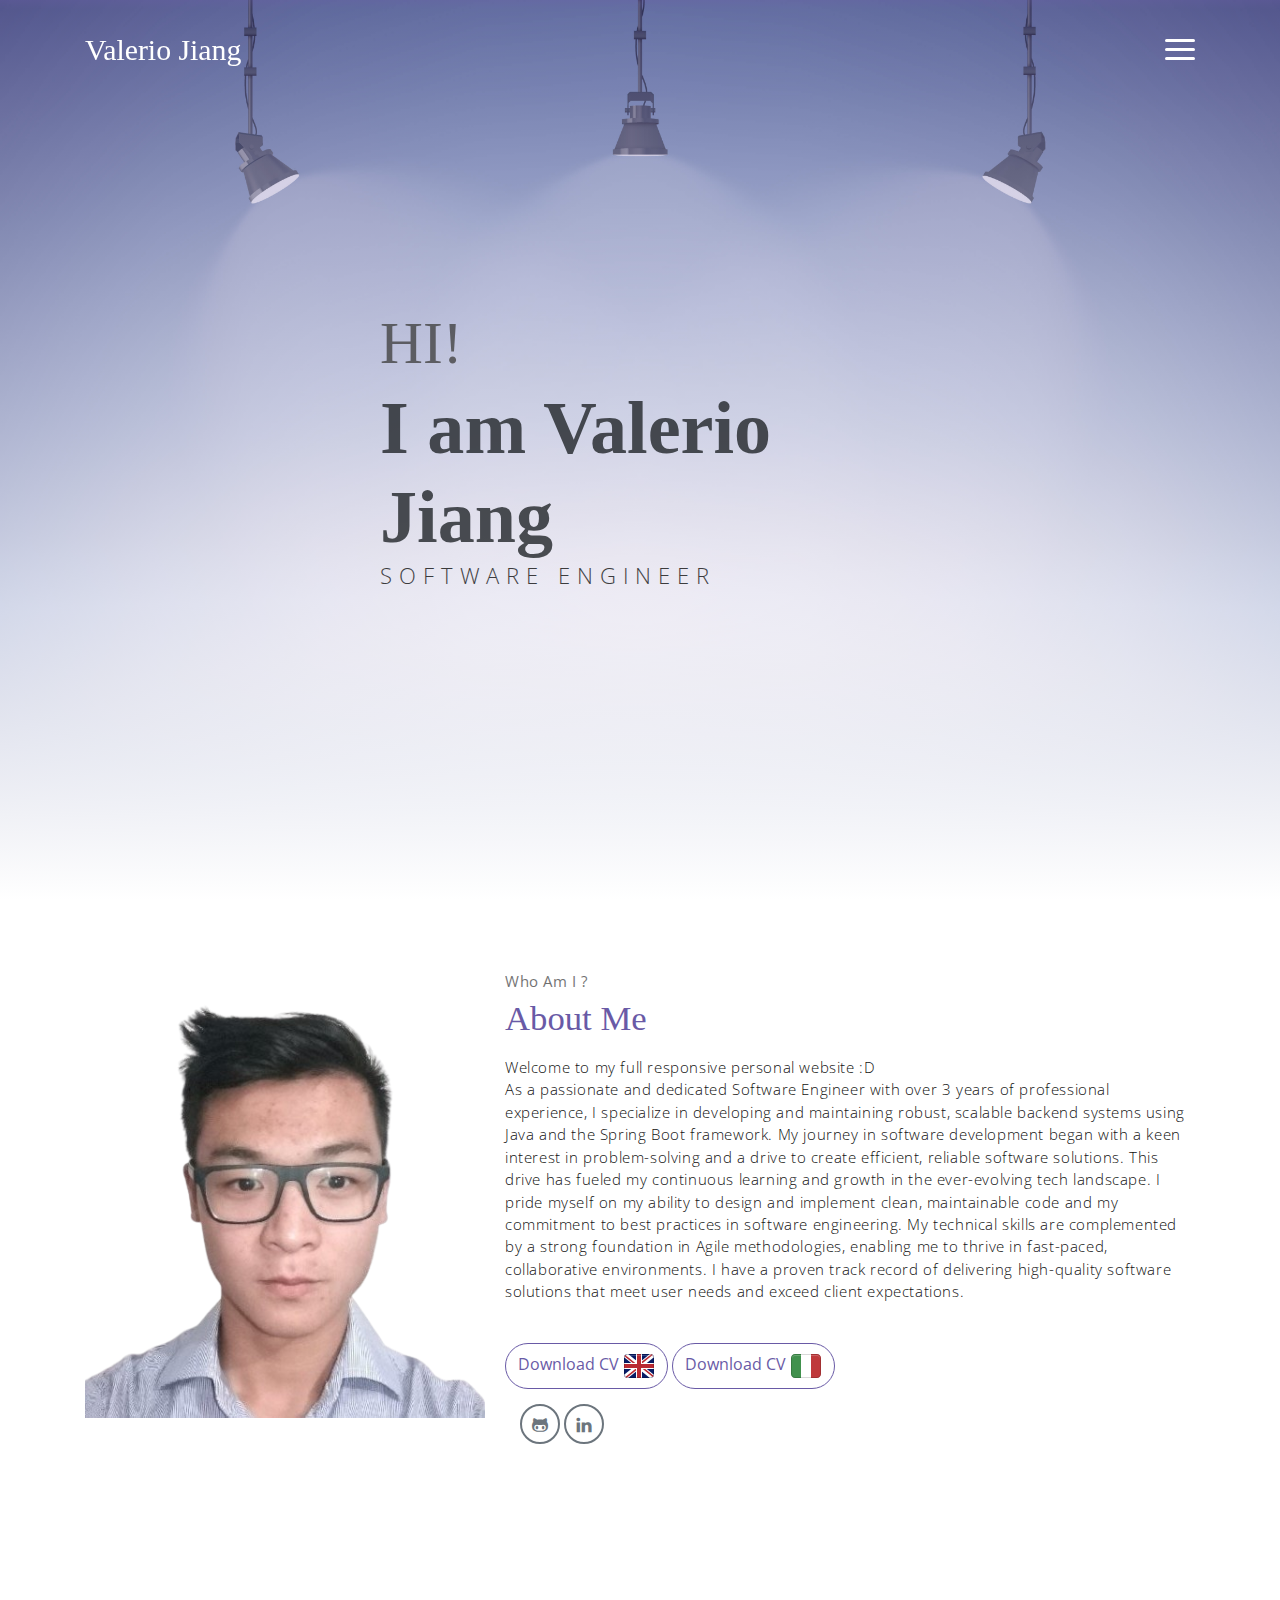
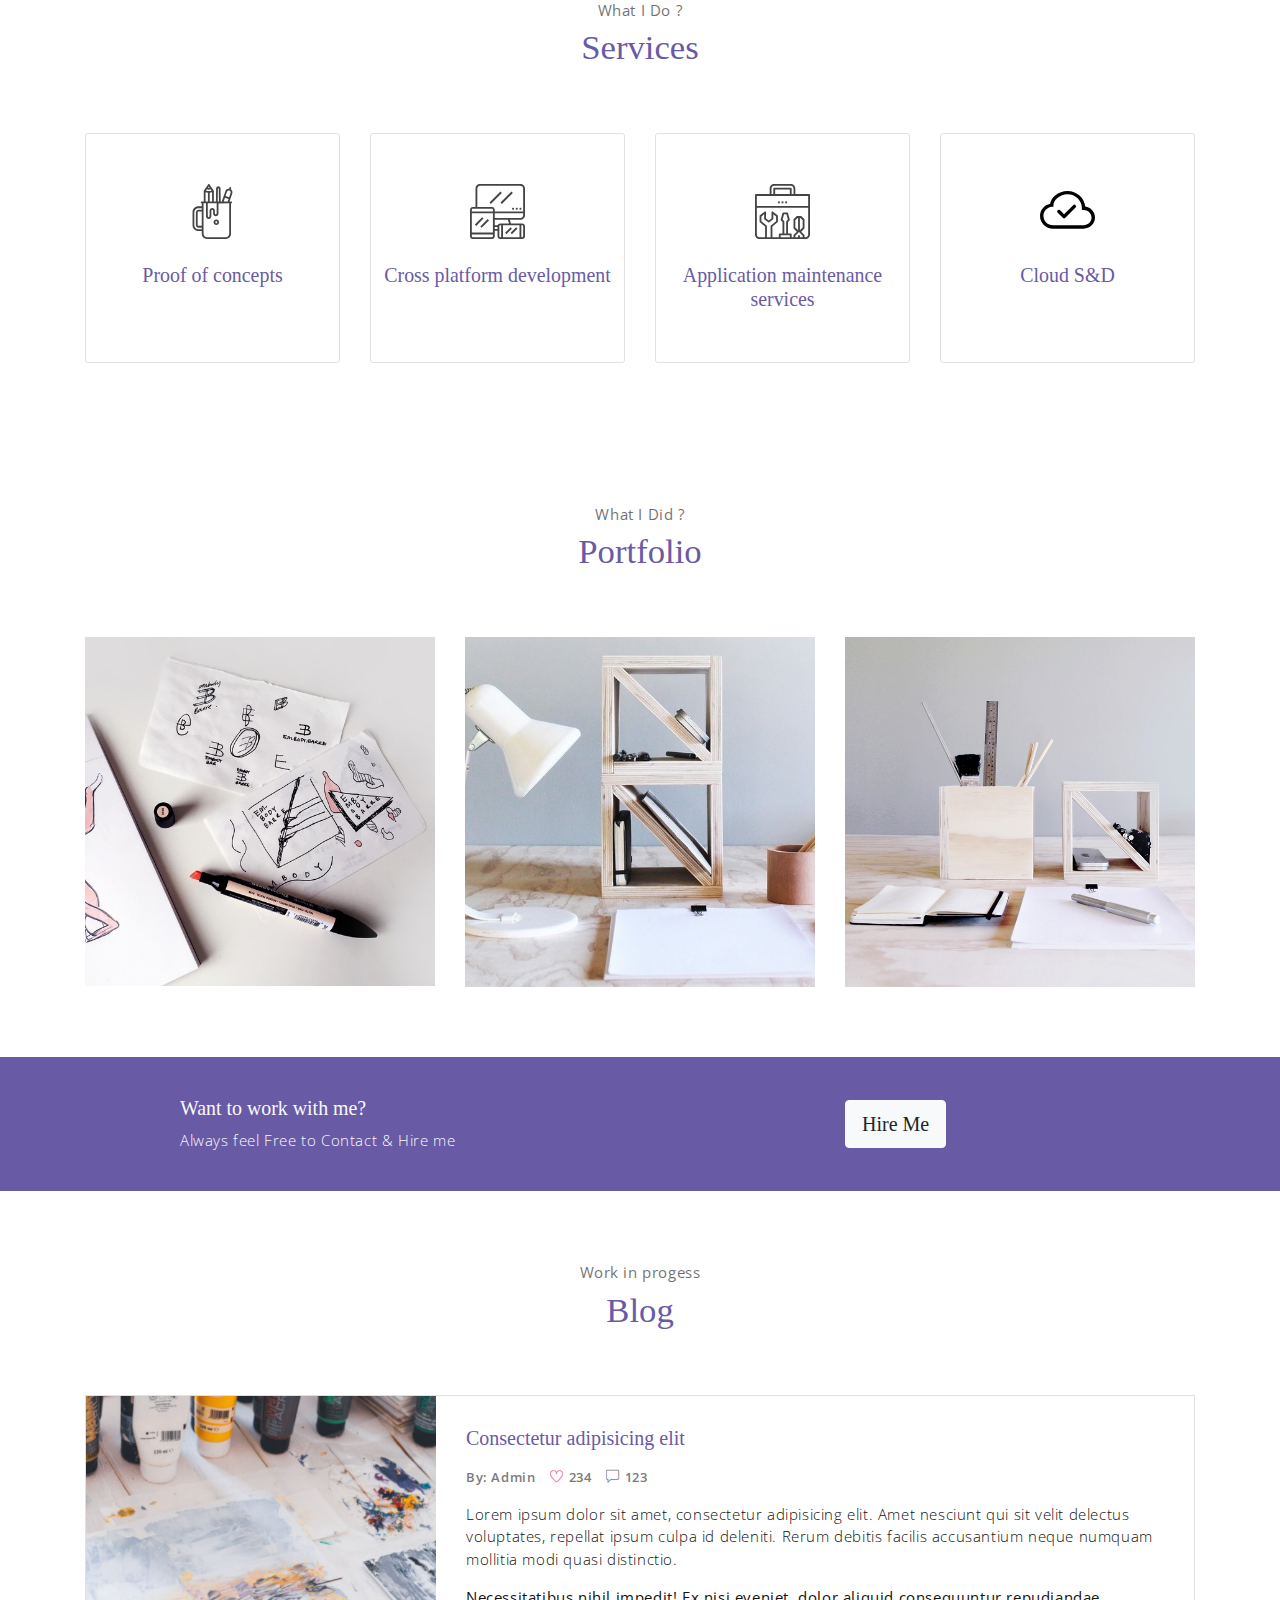
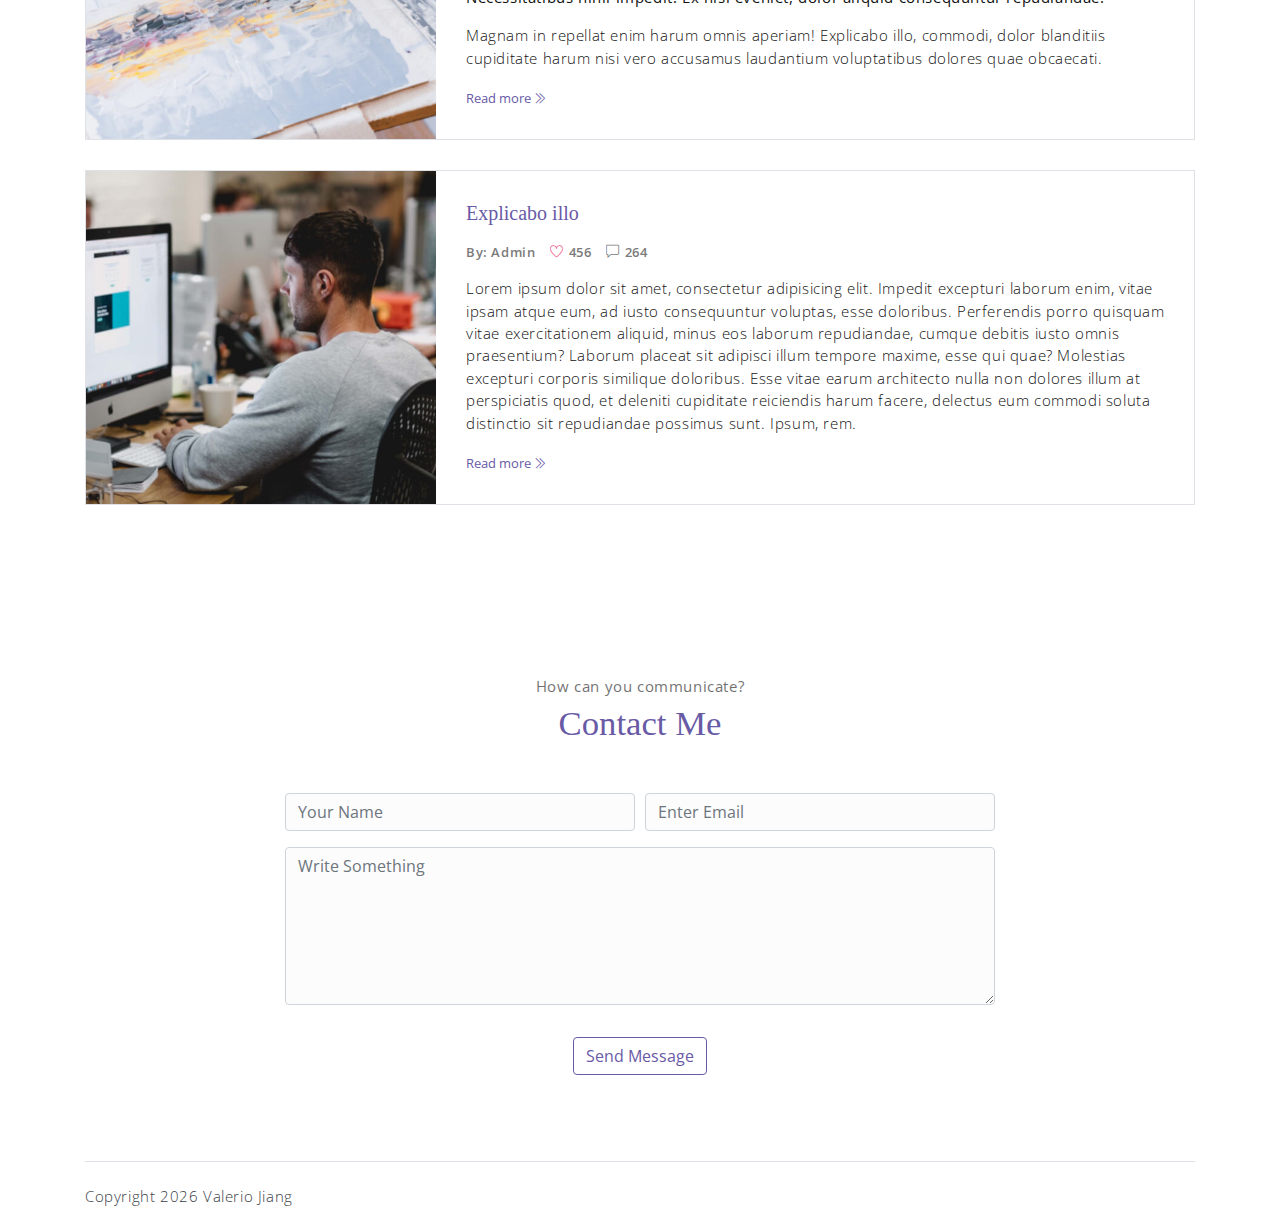
<file: index.html>
<!DOCTYPE html>
<html lang="en">

<head>
    <meta charset="utf-8">
    <meta name="viewport" content="width=device-width, initial-scale=1, shrink-to-fit=no">
    <meta name="Valerio Jiang" content="My Portfolio">
    <title>Valerio Jiang Profile</title>
    <!-- font icons -->
    <link rel="stylesheet" href="assets/vendors/themify-icons/css/themify-icons.css">
    <link rel="stylesheet" href="assets/css/styles.css">
</head>

<body data-spy="scroll" data-target=".navbar" data-offset="40" id="home">

    <!-- Page Navbar -->
    <nav class="custom-navbar" data-spy="affix" data-offset-top="20">
        <div class="container">
            <a class="logo" href="#home">Valerio Jiang</a>
            <ul class="nav">
                <li class="item">
                    <a class="link" href="#home">Home</a>
                </li>
                <li class="item">
                    <a class="link" href="#about">About</a>
                </li>
                <li class="item">
                    <a class="link" href="#portfolio">Portfolio</a>
                </li>
                <!--
                <li class="item">
                    <a class="link" href="#testmonial">Testmonial</a>
                </li>
                -->
                <li class="item">
                    <a class="link" href="#blog">Blog</a>
                </li>
                <li class="item">
                    <a class="link" href="#contact">Contact</a>
                </li>
                <!--
                <li class="item ml-md-3">
                    <a href="components.html" class="btn btn-primary">Components</a>
                </li>
                -->
            </ul>
            <a href="javascript:void(0)" id="nav-toggle" class="hamburger hamburger--elastic">
                <div class="hamburger-box">
                    <div class="hamburger-inner"></div>
                </div>
            </a>
        </div>
    </nav><!-- End of Page Navbar -->

    <!-- page header -->
    <header id="home" class="header">
        <div class="overlay"></div>
        <div class="header-content container">
            <h1 class="header-title">
                <span class="up">HI!</span>
                <span class="down">I am Valerio Jiang</span>
            </h1>
            <p class="header-subtitle">SOFTWARE ENGINEER</p>

        </div>
    </header><!-- end of page header -->

    <!-- about section -->
    <section class="section" id="about">
        <!-- container -->
        <div class="container text-center">
            <!-- about wrapper -->
            <div class="about">
                <div class="about-img-holder">
                    <img src="assets/imgs/man-2.png" class="about-img">
                </div>
                <div class="about-caption">
                    <p class="section-subtitle">Who Am I ?</p>
                    <h2 class="section-title mb-3">About Me</h2>
                    <p>
                        Welcome to my full responsive personal website :D <br>
                        As a passionate and dedicated Software Engineer with over 3 years of professional experience, I specialize in developing and maintaining robust, scalable backend systems using Java and the Spring Boot framework. My journey in software development began with a keen interest in problem-solving and a drive to create efficient, reliable software solutions. This drive has fueled my continuous learning and growth in the ever-evolving tech landscape.

I pride myself on my ability to design and implement clean, maintainable code and my commitment to best practices in software engineering. My technical skills are complemented by a strong foundation in Agile methodologies, enabling me to thrive in fast-paced, collaborative environments. I have a proven track record of delivering high-quality software solutions that meet user needs and exceed client expectations.
                    </p>
                    <button class="btn-rounded btn btn-outline-primary mt-4"><a href="./assets/cv/CV_Valerio_Jiang_EN.pdf" download="CV_Valerio_Jiang_EN">Download CV <img src="assets/imgs/uk-icon.svg" class="icon"> </a></button>
                    <button class="btn-rounded btn btn-outline-primary mt-4"><a href="./assets/cv/CV_Valerio_Jiang_ITA.pdf" download="CV_Valerio_Jiang_ITA">Download CV <img src="assets/imgs/italy-icon.svg" class="icon"></a></button>
                    <!-- footer -->
    <div class="container">
        <footer class="footer" style="border-top: none;">
            
            <div class="social-links m-auto ml-sm-auto">
                
                <a href="javascript:void(0)" class="link"><i class="ti-github"></i></a>
                <a href="javascript:void(0)" class="link"><i class="ti-linkedin"></i></a>
            </div>
        </footer>
    </div> <!-- end of page footer -->
                </div>
            </div><!-- end of about wrapper -->
        </div><!-- end of container -->
    </section> <!-- end of about section -->

    <!-- service section -->
    <section class="section" id="service">
        <div class="container text-center">
            <p class="section-subtitle">What I Do ?</p>
            <h6 class="section-title mb-6">Services</h6>
            <!-- row -->
            <div class="row">
                <div class="col-md-6 col-lg-3">
                    <div class="service-card">
                        <div class="body">
                            <img src="assets/imgs/pencil-case.svg"
                                class="icon">
                            <h6 class="title">Proof of concepts</h6>
                            <p class="subtitle">Developing toghether a working demos or MVPs</p>
                        </div>
                    </div>
                </div>
                <div class="col-md-6 col-lg-3">
                    <div class="service-card">
                        <div class="body">
                            <img src="assets/imgs/responsive.svg"
                                class="icon">
                            <h6 class="title">Cross platform development</h6>
                            <p class="subtitle">Not only native solutions, but even using cross platform framework</p>
                        </div>
                    </div>
                </div>
                <div class="col-md-6 col-lg-3">
                    <div
                     class="service-card">
                        <div class="body">
                            <img src="assets/imgs/toolbox.svg"
                                class="icon">
                            <h6 class="title">Application maintenance services</h6>
                            <p class="subtitle">Following all steps of your SDLC and keeping it healthy</p>
                        </div>
                    </div>
                </div>
                <div class="col-md-6 col-lg-3">
                    <div class="service-card">
                        <div class="body">
                            <img src="assets/imgs/cloud-check.svg"
                                class="icon">
                            <h6 class="title">Cloud S&D</h6>
                            <p class="subtitle">Cloud strategy & development</p>
                        </div>
                    </div>
                </div>
            </div><!-- end of row -->
        </div>
    </section><!-- end of service section -->

    <!-- portfolio section -->
    <section class="section" id="portfolio">
        <div class="container text-center">
            <p class="section-subtitle">What I Did ?</p>
            <h6 class="section-title mb-6">Portfolio</h6>
            <!-- row -->
            <div class="row">
                <div class="col-md-4">
                    <a href="#" class="portfolio-card">
                        <img src="assets/imgs/folio-1.jpg" class="portfolio-card-img">
                        <span class="portfolio-card-overlay">
                            <span class="portfolio-card-caption">
                                <h4>Web Designing</h5>
                                    <p class="font-weight-normal">Category: Web Templates</p>
                            </span>
                        </span>
                    </a>
                </div>
                <div class="col-md-4">
                    <a href="#" class="portfolio-card">
                        <img class="portfolio-card-img" src="assets/imgs/folio-2.jpg" class="img-responsive rounded">
                        <span class="portfolio-card-overlay">
                            <span class="portfolio-card-caption">
                                <h4>Web Designing</h5>
                                    <p class="font-weight-normal">Category: Web Templates</p>
                            </span>
                        </span>
                    </a>
                </div>
                <div class="col-md-4">
                    <a href="#" class="portfolio-card">
                        <img class="portfolio-card-img" src="assets/imgs/folio-3.jpg" class="img-responsive rounded">
                        <span class="portfolio-card-overlay">
                            <span class="portfolio-card-caption">
                                <h4>Web Designing</h5>
                                    <p class="font-weight-normal">Category: Web Templates</p>
                            </span>
                        </span>
                    </a>
                </div>
            </div><!-- end of row -->
        </div><!-- end of container -->
    </section> <!-- end of portfolio section -->

    <!-- section -->
    <section class="section-sm bg-primary">
        <!-- container -->
        <div class="container text-center text-sm-left">
            <!-- row -->
            <div class="row align-items-center">
                <div class="col-sm offset-md-1 mb-4 mb-md-0">
                    <h6 class="title text-light">Want to work with me?</h6>
                    <p class="m-0 text-light">Always feel Free to Contact & Hire me</p>
                </div>
                <div class="col-sm offset-sm-2 offset-md-3">
                    <button class="btn btn-lg my-font btn-light rounded">Hire Me</button>
                </div>
            </div> <!-- end of row -->
        </div> <!-- end of container -->
    </section> <!-- end of section -->

    <!-- testimonial section -->
     <!--
    <section class="section" id="testmonial">
        <div class="container text-center">
            <p class="section-subtitle">What Think Client About Me ?</p>
            <h6 class="section-title mb-6">Testmonial</h6>

            <div class="row">
                <div class="col-md-6">
                    <div class="testimonial-card">
                        <div class="testimonial-card-img-holder">
                            <img src="assets/imgs/avatar2.jpg" class="testimonial-card-img"
                                >
                        </div>
                        <div class="testimonial-card-body">
                            <p class="testimonial-card-subtitle">Lorem ipsum dolor sit amet, consectetur adipisicing
                                elit. Eaque doloribus autem aperiam earum nostrum omnis blanditiis corporis perspiciatis
                                adipisci nihil.</p>
                            <h6 class="testimonial-card-title">Emily Reb</h6>
                        </div>
                    </div>
                </div>
                <div class="col-md-6">
                    <div class="testimonial-card">
                        <div class="testimonial-card-img-holder">
                            <img src="assets/imgs/avatar3.jpg" class="testimonial-card-img"
                                >
                        </div>
                        <div class="testimonial-card-body">
                            <p class="testimonial-card-subtitle">Lorem ipsum dolor sit amet, consectetur adipisicing
                                elit. Eaque doloribus autem aperiam earum nostrum omnis blanditiis corporis perspiciatis
                                adipisci nihil.</p>
                            <h6 class="testimonial-card-title">Emily Reb</h6>
                        </div>
                    </div>
                </div>
            </div>
        </div> 
    </section> 
    -->
    <!-- blog section -->
    <section class="section" id="blog">
        <!-- container -->
        <div class="container text-center">
            <p class="section-subtitle">Work in progess</p>
            <h6 class="section-title mb-6">Blog</h6>
            <!-- blog-wrapper -->
            <div class="blog-card">
                <div class="blog-card-header">
                    <img src="assets/imgs/img-1.jpg" class="blog-card-img"
                        >
                </div>
                <div class="blog-card-body">
                    <h5 class="blog-card-title">Consectetur adipisicing elit</h6>

                        <p class="blog-card-caption">
                            <a href="#">By: Admin</a>
                            <a href="#"><i class="ti-heart text-danger"></i> 234</a>
                            <a href="#"><i class="ti-comment"></i> 123</a>
                        </p>
                        <p>Lorem ipsum dolor sit amet, consectetur adipisicing elit. Amet nesciunt qui sit velit
                            delectus voluptates, repellat ipsum culpa id deleniti. Rerum debitis facilis accusantium
                            neque numquam mollitia modi quasi distinctio.</p>

                        <p><b>Necessitatibus nihil impedit! Ex nisi eveniet, dolor aliquid consequuntur repudiandae.</b>
                        </p>
                        <p>Magnam in repellat enim harum omnis aperiam! Explicabo illo, commodi, dolor blanditiis
                            cupiditate harum nisi vero accusamus laudantium voluptatibus dolores quae obcaecati.</p>

                        <a href="#" class="blog-card-link">Read more <i class="ti-angle-double-right"></i></a>
                </div>
            </div><!-- end of blog wrapper -->

            <!-- blog-wrapper -->
            <div class="blog-card">
                <div class="blog-card-header">
                    <img src="assets/imgs/img-2.jpg" class="blog-card-img"
                        >
                </div>
                <div class="blog-card-body">
                    <h5 class="blog-card-title">Explicabo illo</h6>

                        <p class="blog-card-caption">
                            <a href="#">By: Admin</a>
                            <a href="#"><i class="ti-heart text-danger"></i> 456</a>
                            <a href="#"><i class="ti-comment"></i> 264</a>
                        </p>

                        <p>Lorem ipsum dolor sit amet, consectetur adipisicing elit. Impedit excepturi laborum enim,
                            vitae ipsam atque eum, ad iusto consequuntur voluptas, esse doloribus. Perferendis porro
                            quisquam vitae exercitationem aliquid, minus eos laborum repudiandae, cumque debitis iusto
                            omnis praesentium? Laborum placeat sit adipisci illum tempore maxime, esse qui quae?
                            Molestias excepturi corporis similique doloribus. Esse vitae earum architecto nulla non
                            dolores illum at perspiciatis quod, et deleniti cupiditate reiciendis harum facere, delectus
                            eum commodi soluta distinctio sit repudiandae possimus sunt. Ipsum, rem.</p>

                        <a href="#" class="blog-card-link">Read more <i class="ti-angle-double-right"></i></a>
                </div>
            </div><!-- end of blog wrapper -->

        </div><!-- end of container -->
    </section><!-- end of blog section -->

    <!-- contact section -->
    <section class="section" id="contact">
        <div class="container text-center">
            <p class="section-subtitle">How can you communicate?</p>
            <h6 class="section-title mb-5">Contact Me</h6>
            <!-- contact form -->
            <form action="mailto:youremail@youremail.com" class="contact-form col-md-10 col-lg-8 m-auto" method="GET">
                <div class="form-row">
                    <div class="form-group col-sm-6">
                        <input type="text" size="50" class="form-control" placeholder="Your Name" required>
                    </div>
                    <div class="form-group col-sm-6">
                        <input type="email" class="form-control" placeholder="Enter Email" requried>
                    </div>
                    <div class="form-group col-sm-12">
                        <textarea name="body" id="comment" rows="6" class="form-control"
                            placeholder="Write Something"></textarea>
                    </div>
                    <div class="form-group col-sm-12 mt-3">
                        <input type="submit" value="Send Message" class="btn btn-outline-primary rounded">
                    </div>
                </div>
            </form><!-- end of contact form -->
        </div><!-- end of container -->
    </section><!-- end of contact section -->

    <!-- footer -->
    <div class="container">
        <footer class="footer">
            <p class="mb-0">Copyright
                <script>document.write(new Date().getFullYear())</script> Valerio Jiang
            </p>
            
        </footer>
    </div> <!-- end of page footer -->

    <!-- core  -->
    <script src="assets/vendors/jquery/jquery-3.4.1.js"></script>
    <script src="assets/vendors/bootstrap/bootstrap.bundle.js"></script>

    <!-- bootstrap 3 affix -->
    <script src="assets/vendors/bootstrap/bootstrap.affix.js"></script>

    <script src="assets/js/index.js"></script>

</body>

</html>
</file>
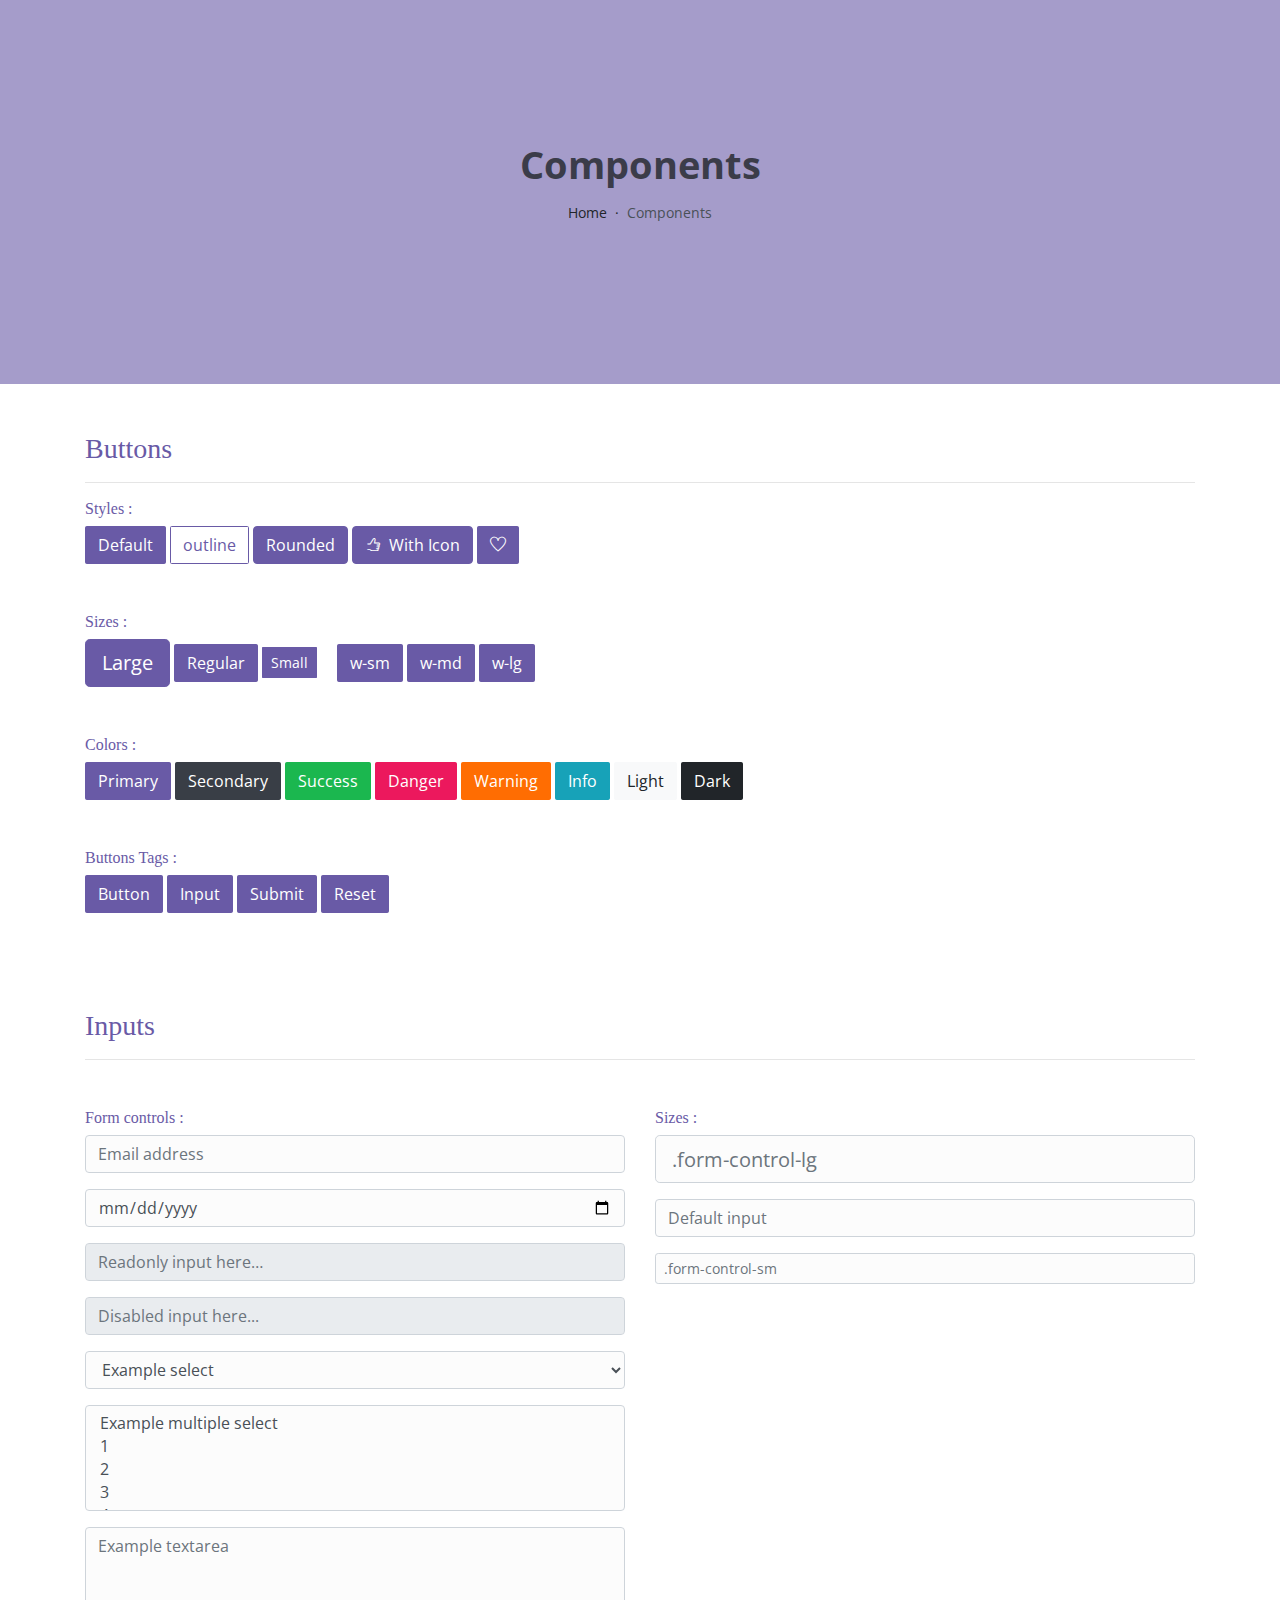
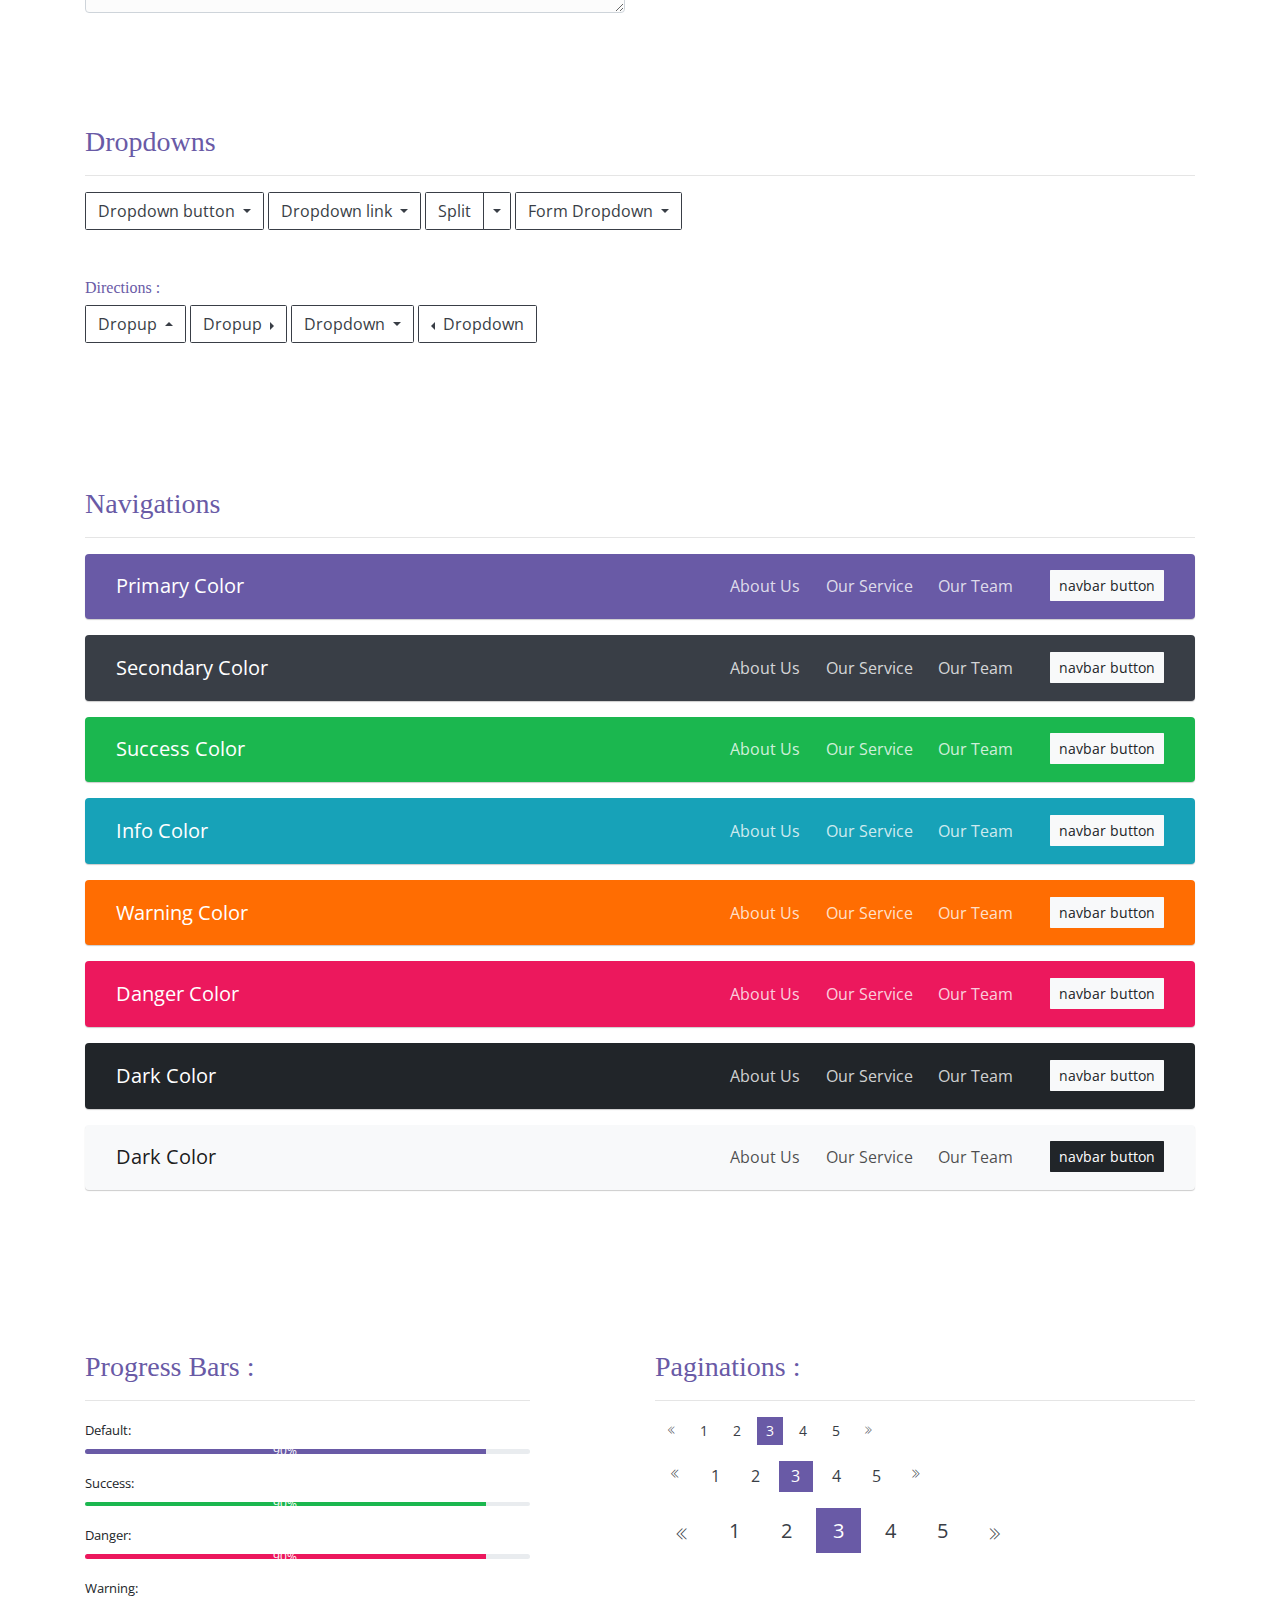
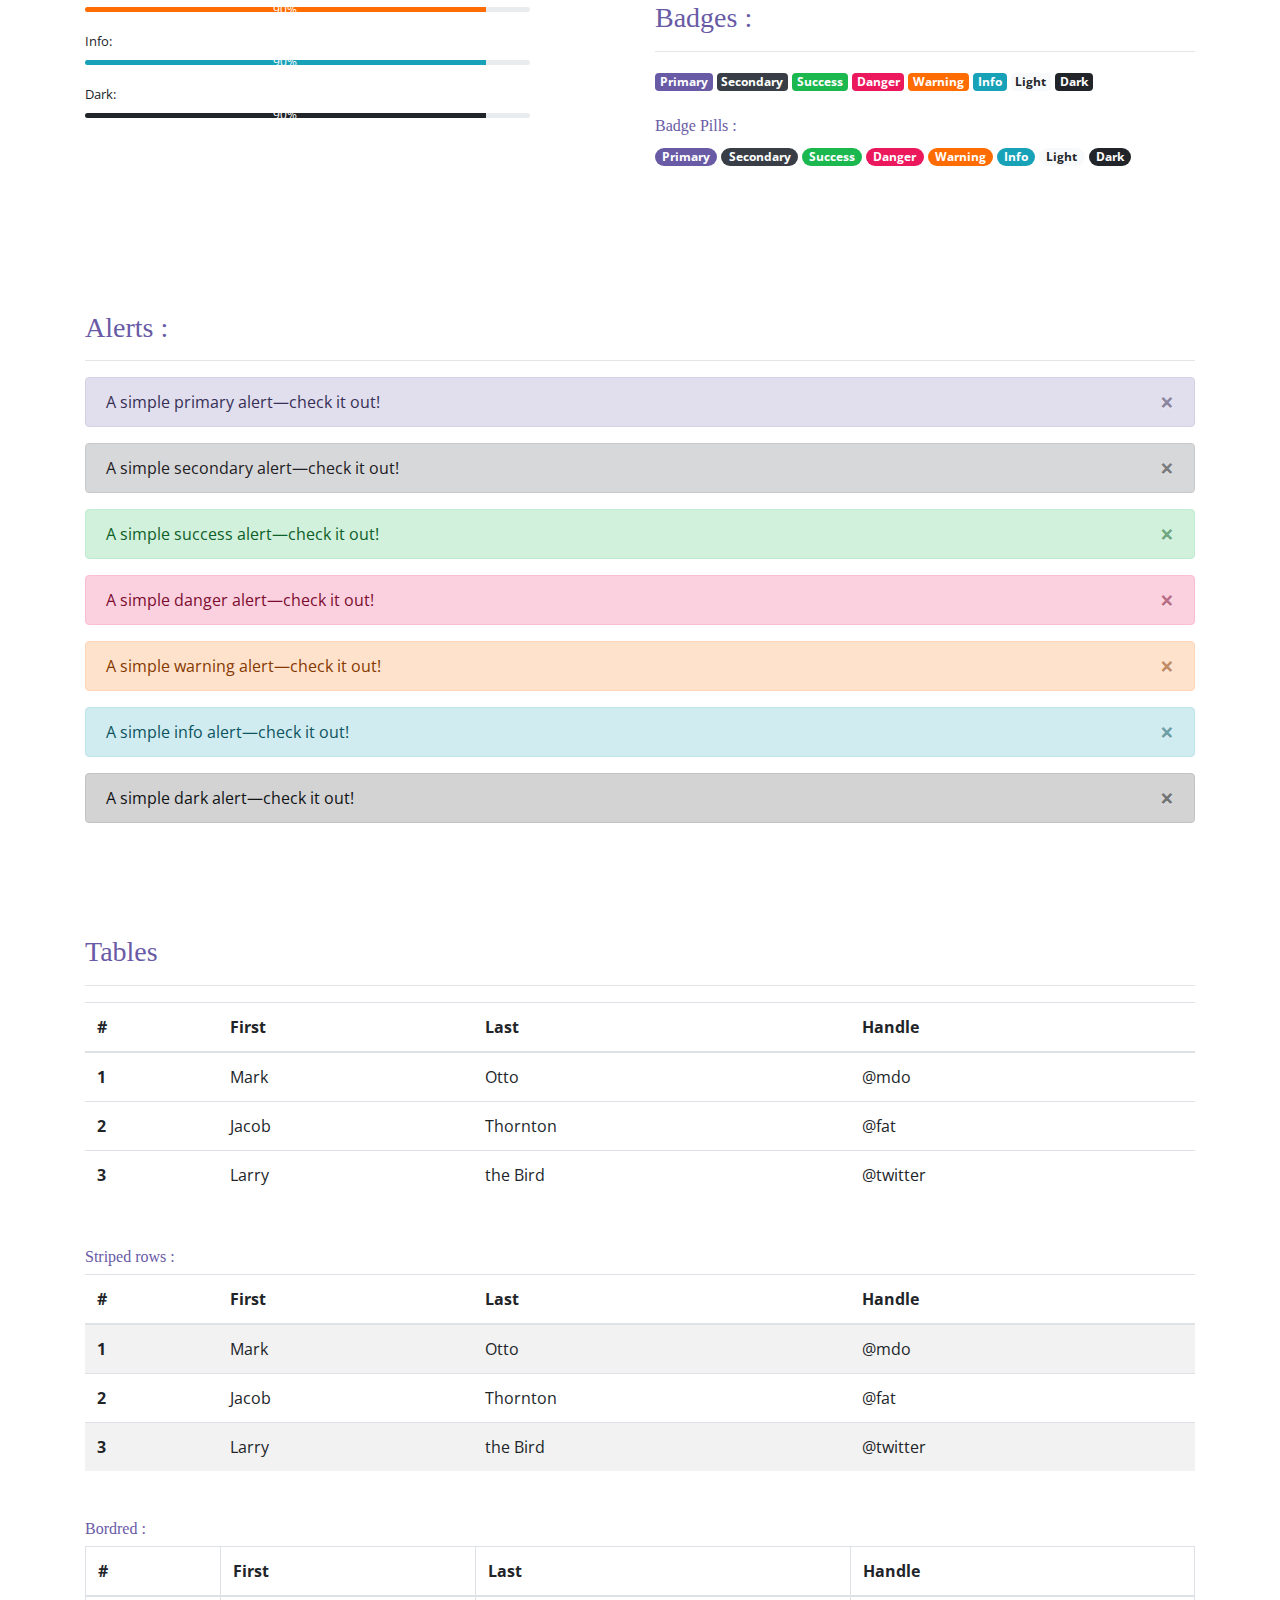
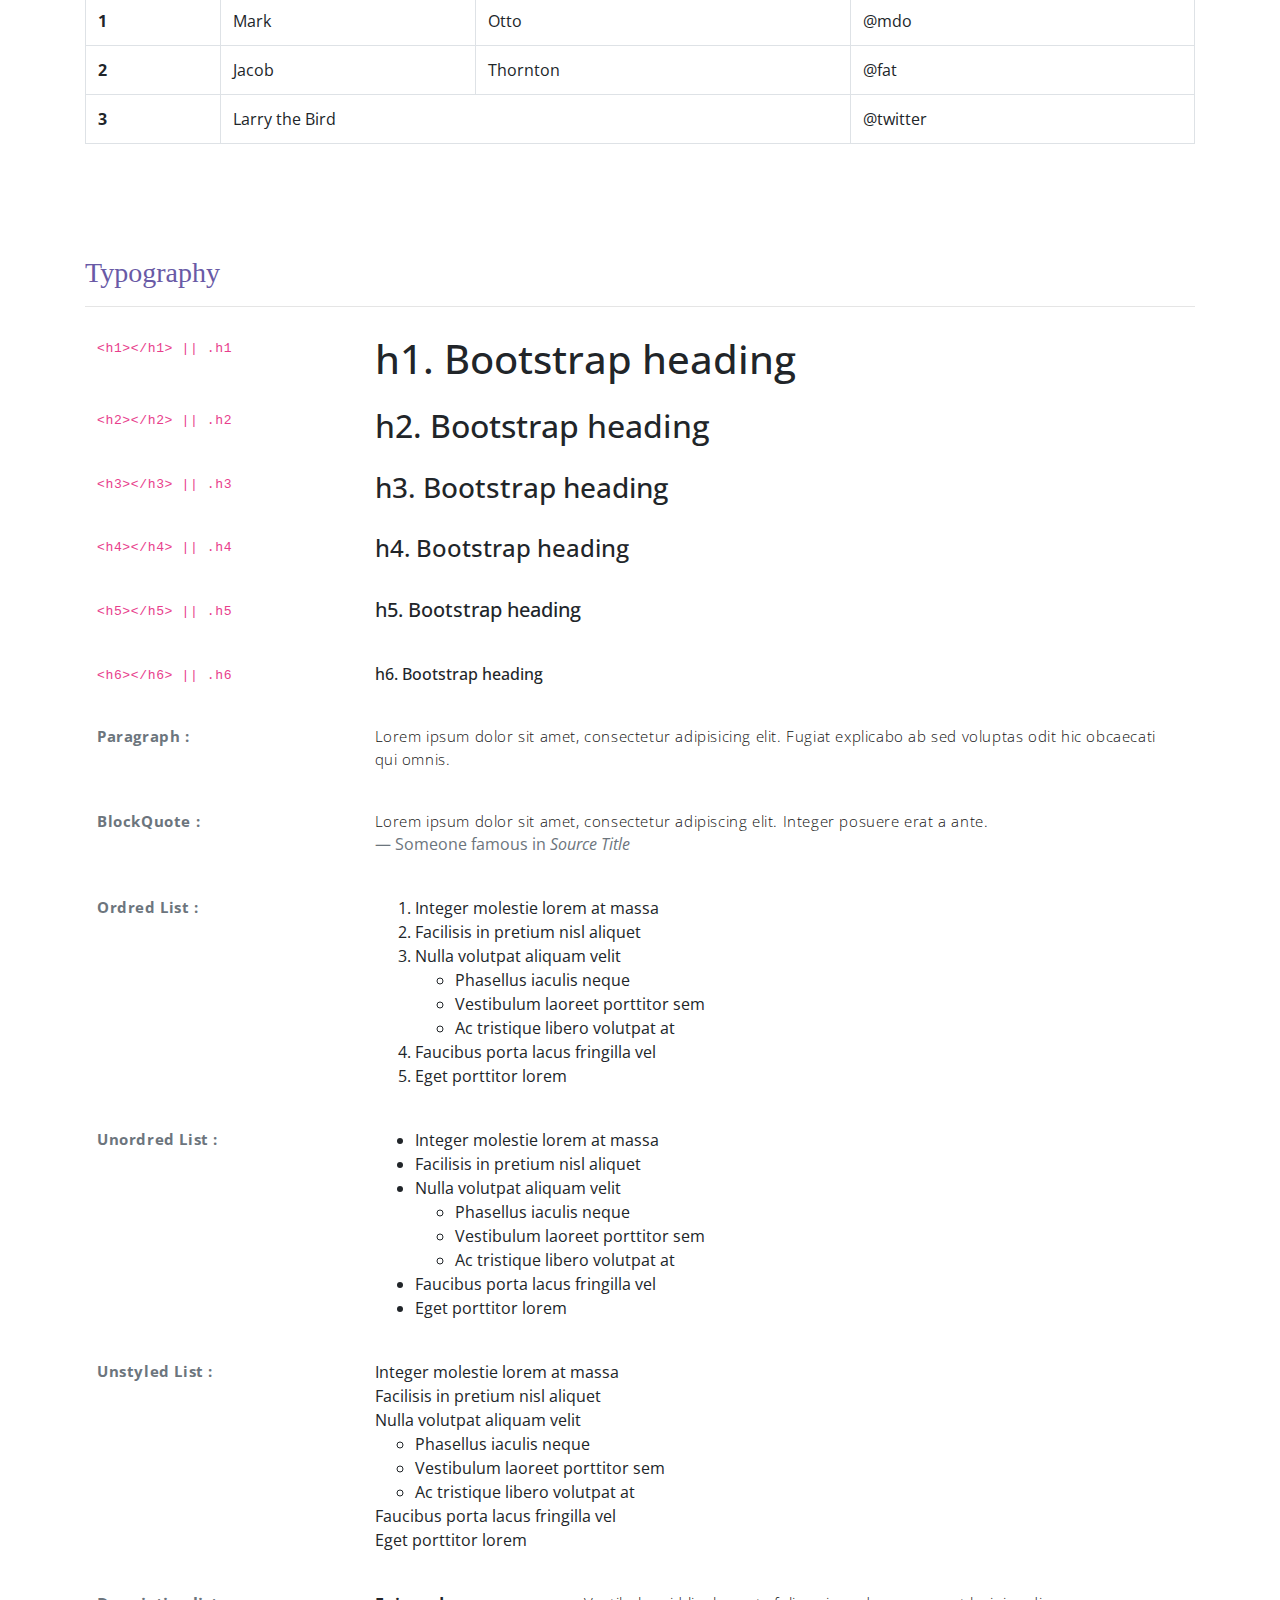
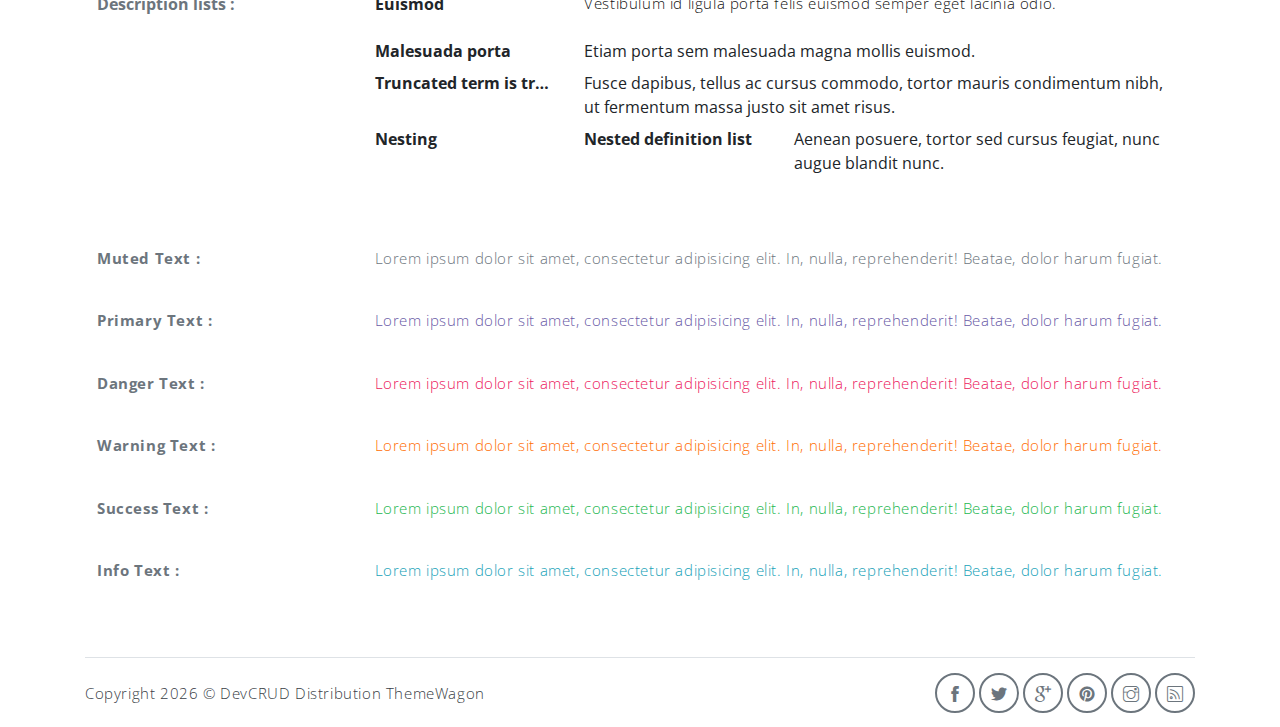
<file: components.html>
<!DOCTYPE html>
<html lang="en">

<head>
   <meta charset="utf-8">
   <meta name="viewport" content="width=device-width, initial-scale=1, shrink-to-fit=no">
   <meta name="author" content="ValerioJiang">
   <title>Valerio Jiang Landing page | Components</title>
   <!-- font icons -->
   <link rel="stylesheet" href="assets/vendors/themify-icons/css/themify-icons.css">
   <!-- Bootstrap + Steller  -->
   <link rel="stylesheet" href="assets/css/styles.css">
</head>

<body>

   <!-- Page Header -->
   <header class="header header-mini">
      <div class="header-title">Components</div>
      <nav aria-label="breadcrumb">
         <ol class="breadcrumb">
            <li class="breadcrumb-item"><a href="/">Home</a></li>
            <li class="breadcrumb-item active" aria-current="page">Components</li>
         </ol>
      </nav>
   </header> <!-- End Of Page Header -->

   <!-- main content -->
   <div class="container">

      <!-- Buttons -->
      <h3 class="mt-5">Buttons</h3>
      <hr>
      <h6 class="section-secondary-title">Styles :</h6>
      <button class="btn btn-primary">Default</button>
      <button class="btn btn-outline-primary">outline</button>
      <button class="btn btn-primary rounded">Rounded</button>
      <button class="btn btn-primary rounded"><i class="ti-thumb-up pr-1"></i> With Icon</button>
      <button class="btn btn-primary circle"><i class="ti-heart"></i></button>

      <h6 class="section-secondary-title mt-5">Sizes :</h6>
      <button class="btn btn-primary btn-lg">Large</button>
      <button class="btn btn-primary ">Regular</button>
      <button class="btn btn-primary btn-sm">Small</button>
      <button class="btn btn-primary w-sm ml-3">w-sm</button>
      <button class="btn btn-primary w-md">w-md</button>
      <button class="btn btn-primary w-lg">w-lg</button>

      <h6 class="section-secondary-title mt-5">Colors :</h6>
      <button type="button" class="btn btn-primary">Primary</button>
      <button type="button" class="btn btn-secondary">Secondary</button>
      <button type="button" class="btn btn-success">Success</button>
      <button type="button" class="btn btn-danger">Danger</button>
      <button type="button" class="btn btn-warning">Warning</button>
      <button type="button" class="btn btn-info">Info</button>
      <button type="button" class="btn btn-light">Light</button>
      <button type="button" class="btn btn-dark">Dark</button>

      <h6 class="section-secondary-title mt-5">Buttons Tags :</h6>
      <button class="btn btn-primary" type="submit">Button</button>
      <input class="btn btn-primary" type="button" value="Input">
      <input class="btn btn-primary" type="submit" value="Submit">
      <input class="btn btn-primary" type="reset" value="Reset">

      <!-- devider -->
      <div class="py-5"></div>

      <!-- Inputs -->
      <h3>Inputs</h3>
      <hr>
      <div class="row mt-5">
         <div class="col-md-6">
            <h6 class="section-secondary-title">Form controls :</h6>
            <div class="form-group">
               <input type="email" class="form-control" id="exampleFormControlInput1" placeholder="Email address">
            </div>
            <div class="form-group">
               <input type="date" class="form-control" id="exampleFormControlInput1" placeholder="Date">
            </div>
            <div class="form-group">
               <input class="form-control" type="text" placeholder="Readonly input here…" readonly>
            </div>
            <div class="form-group">
               <input class="form-control" id="disabledInput" type="text" placeholder="Disabled input here..." disabled>
            </div>
            <div class="form-group">
               <select class="form-control" id="exampleFormControlSelect1">
                  <option>Example select</option>
                  <option>1</option>
                  <option>2</option>
                  <option>3</option>
                  <option>4</option>
                  <option>5</option>
               </select>
            </div>
            <div class="form-group">
               <select multiple class="form-control" id="exampleFormControlSelect2">
                  <option>Example multiple select</option>
                  <option>1</option>
                  <option>2</option>
                  <option>3</option>
                  <option>4</option>
                  <option>5</option>
               </select>
            </div>
            <div class="form-group">
               <textarea class="form-control" id="exampleFormControlTextarea1" rows="3"
                  placeholder="Example textarea"></textarea>
            </div>
         </div>
         <div class="col-md-6">
            <h6 class="section-secondary-title">Sizes :</h6>
            <div class="form-group">
               <input class="form-control form-control-lg" type="text" placeholder=".form-control-lg">
            </div>
            <div class="form-group">
               <input class="form-control" type="text" placeholder="Default input">
            </div>
            <div class="form-group">
               <input class="form-control form-control-sm" type="text" placeholder=".form-control-sm">
            </div>
         </div>
      </div> <!-- end of inputs -->

      <!-- devider -->
      <div class="py-5"></div>

      <!-- Dropdowns -->
      <h3 class="components-section-title font-weight-normal">Dropdowns</h3>
      <hr>
      <div class="dropdown d-inline-block">
         <button class="btn btn-outline-secondary dropdown-toggle" type="button" id="dropdownMenuButton"
            data-toggle="dropdown" aria-haspopup="true" aria-expanded="false">
            Dropdown button
         </button>
         <div class="dropdown-menu" aria-labelledby="dropdownMenuButton">
            <a class="dropdown-item" href="#">Action</a>
            <a class="dropdown-item" href="#">Another action</a>
            <a class="dropdown-item" href="#">Something else here</a>
         </div>
      </div>
      <div class="dropdown d-inline-block">
         <a class="btn btn-outline-secondary dropdown-toggle" href="#" role="button" id="dropdownMenuLink"
            data-toggle="dropdown" aria-haspopup="true" aria-expanded="false">
            Dropdown link
         </a>
         <div class="dropdown-menu" aria-labelledby="dropdownMenuLink">
            <a class="dropdown-item" href="#">Action</a>
            <a class="dropdown-item" href="#">Another action</a>
            <a class="dropdown-item" href="#">Something else here</a>
         </div>
      </div>
      <div class="btn-group">
         <button type="button" class="btn btn-outline-secondary">Split</button>
         <button type="button" class="btn btn-outline-secondary dropdown-toggle dropdown-toggle-split"
            data-toggle="dropdown" aria-haspopup="true" aria-expanded="false">
            <span class="sr-only">Toggle Dropdown</span>
         </button>
         <div class="dropdown-menu">
            <a class="dropdown-item" href="#">Action</a>
            <a class="dropdown-item" href="#">Another action</a>
            <a class="dropdown-item" href="#">Something else here</a>
            <div class="dropdown-divider"></div>
            <a class="dropdown-item" href="#">Separated link</a>
         </div>
      </div>
      <div class="btn-group">
         <button class="btn btn-outline-secondary dropdown-toggle" type="button" id="dropdownMenuButton"
            data-toggle="dropdown" aria-haspopup="true" aria-expanded="false">
            Form Dropdown
         </button>
         <div class="dropdown-menu form">
            <form class="px-4 py-3">
               <div class="form-group">
                  <input type="email" class="form-control" id="exampleDropdownFormEmail1"
                     placeholder="email@example.com">
               </div>
               <div class="form-group">
                  <input type="password" class="form-control" id="exampleDropdownFormPassword1" placeholder="Password">
               </div>
               <div class="form-check mb-3">
                  <input type="checkbox" class="form-check-input" id="dropdownCheck">
                  <label class="form-check-label" for="dropdownCheck">
                     Remember me
                  </label>
               </div>
               <button type="submit" class="btn btn-primary btn-block">Sign in</button>
            </form>
            <div class="dropdown-divider"></div>
            <a class="dropdown-item" href="#"><small>New around here? Sign up</small></a>
            <a class="dropdown-item" href="#"><small>Forgot password?</small></a>
         </div>
      </div>
      <h6 class="section-secondary-title mt-5">Directions :</h6>
      <div class="btn-group dropup">
         <button type="button" class="btn btn-outline-secondary dropdown-toggle" data-toggle="dropdown"
            aria-haspopup="true" aria-expanded="false">
            Dropup
         </button>
         <div class="dropdown-menu">
            <a class="dropdown-item" href="#">Action</a>
            <a class="dropdown-item" href="#">Another action</a>
            <a class="dropdown-item" href="#">Something else here</a>
            <div class="dropdown-divider"></div>
            <a class="dropdown-item" href="#">Separated link</a>
         </div>
      </div>
      <div class="btn-group dropright">
         <button type="button" class="btn btn-outline-secondary dropdown-toggle" data-toggle="dropdown"
            aria-haspopup="true" aria-expanded="false">
            Dropup
         </button>
         <div class="dropdown-menu">
            <a class="dropdown-item" href="#">Action</a>
            <a class="dropdown-item" href="#">Another action</a>
            <a class="dropdown-item" href="#">Something else here</a>
            <div class="dropdown-divider"></div>
            <a class="dropdown-item" href="#">Separated link</a>
         </div>
      </div>
      <div class="btn-group">
         <button type="button" class="btn btn-outline-secondary dropdown-toggle" data-toggle="dropdown"
            aria-haspopup="true" aria-expanded="false">
            Dropdown
         </button>
         <div class="dropdown-menu">
            <a class="dropdown-item" href="#">Action</a>
            <a class="dropdown-item" href="#">Another action</a>
            <a class="dropdown-item" href="#">Something else here</a>
            <div class="dropdown-divider"></div>
            <a class="dropdown-item" href="#">Separated link</a>
         </div>
      </div>
      <div class="btn-group dropleft">
         <button type="button" class="btn btn-outline-secondary dropdown-toggle" data-toggle="dropdown"
            aria-haspopup="true" aria-expanded="false">
            Dropdown
         </button>
         <div class="dropdown-menu">
            <a class="dropdown-item" href="#">Action</a>
            <a class="dropdown-item" href="#">Another action</a>
            <a class="dropdown-item" href="#">Something else here</a>
            <div class="dropdown-divider"></div>
            <a class="dropdown-item" href="#">Separated link</a>
         </div>
      </div> <!-- end of Dropdowns -->

      <!-- devider -->
      <div class="py-5"></div>

      <!-- navbars -->
      <h3 class="components-section-title font-weight-normal mt-5">Navigations</h3>
      <hr>
      <nav class="navbar navbar-expand-sm navbar-dark bg-primary rounded shadow mb-3">
         <div class="container">
            <a class="navbar-brand" href="#">Primary Color</a>
            <button class="navbar-toggler ml-auto" type="button" data-toggle="collapse"
               data-target="#navbarSupportedContent" aria-controls="navbarSupportedContent" aria-expanded="false"
               aria-label="Toggle navigation">
               <span class="navbar-toggler-icon"></span>
            </button>
            <div class="collapse navbar-collapse" id="navbarSupportedContent">
               <ul class="navbar-nav ml-auto">
                  <li class="nav-item">
                     <a class="nav-link" href="#about">About Us</a>
                  </li>
                  <li class="nav-item">
                     <a class="nav-link" href="#service">Our Service</a>
                  </li>
                  <li class="nav-item">
                     <a class="nav-link" href="#team">Our Team</a>
                  </li>
                  <li class="nav-item">
                     <a href="#book-table" class="ml-4 mt-1 btn btn-light btn-sm">navbar button</a>
                  </li>
               </ul>
            </div>
         </div>
      </nav>
      <nav class="navbar navbar-expand-sm navbar-dark bg-secondary rounded shadow mb-3">
         <div class="container">
            <a class="navbar-brand" href="#">Secondary Color</a>
            <button class="navbar-toggler ml-auto" type="button" data-toggle="collapse"
               data-target="#navbarSupportedContent" aria-controls="navbarSupportedContent" aria-expanded="false"
               aria-label="Toggle navigation">
               <span class="navbar-toggler-icon"></span>
            </button>
            <div class="collapse navbar-collapse" id="navbarSupportedContent">
               <ul class="navbar-nav ml-auto">
                  <li class="nav-item">
                     <a class="nav-link" href="#about">About Us</a>
                  </li>
                  <li class="nav-item">
                     <a class="nav-link" href="#service">Our Service</a>
                  </li>
                  <li class="nav-item">
                     <a class="nav-link" href="#team">Our Team</a>
                  </li>
                  <li class="nav-item">
                     <a href="#book-table" class="ml-4 mt-1 btn btn-light btn-sm">navbar button</a>
                  </li>
               </ul>
            </div>
         </div>
      </nav>
      <nav class="navbar navbar-expand-sm navbar-dark bg-success rounded shadow mb-3">
         <div class="container">
            <a class="navbar-brand" href="#">Success Color</a>
            <button class="navbar-toggler ml-auto" type="button" data-toggle="collapse"
               data-target="#navbarSupportedContent" aria-controls="navbarSupportedContent" aria-expanded="false"
               aria-label="Toggle navigation">
               <span class="navbar-toggler-icon"></span>
            </button>
            <div class="collapse navbar-collapse" id="navbarSupportedContent">
               <ul class="navbar-nav ml-auto">
                  <li class="nav-item">
                     <a class="nav-link" href="#about">About Us</a>
                  </li>
                  <li class="nav-item">
                     <a class="nav-link" href="#service">Our Service</a>
                  </li>
                  <li class="nav-item">
                     <a class="nav-link" href="#team">Our Team</a>
                  </li>
                  <li class="nav-item">
                     <a href="#book-table" class="ml-4 mt-1 btn btn-light btn-sm">navbar button</a>
                  </li>
               </ul>
            </div>
         </div>
      </nav>
      <nav class="navbar navbar-expand-sm navbar-dark bg-info rounded shadow mb-3">
         <div class="container">
            <a class="navbar-brand" href="#">Info Color</a>
            <button class="navbar-toggler ml-auto" type="button" data-toggle="collapse"
               data-target="#navbarSupportedContent" aria-controls="navbarSupportedContent" aria-expanded="false"
               aria-label="Toggle navigation">
               <span class="navbar-toggler-icon"></span>
            </button>
            <div class="collapse navbar-collapse" id="navbarSupportedContent">
               <ul class="navbar-nav ml-auto">
                  <li class="nav-item">
                     <a class="nav-link" href="#about">About Us</a>
                  </li>
                  <li class="nav-item">
                     <a class="nav-link" href="#service">Our Service</a>
                  </li>
                  <li class="nav-item">
                     <a class="nav-link" href="#team">Our Team</a>
                  </li>
                  <li class="nav-item">
                     <a href="#book-table" class="ml-4 mt-1 btn btn-light btn-sm">navbar button</a>
                  </li>
               </ul>
            </div>
         </div>
      </nav>
      <nav class="navbar navbar-expand-sm navbar-dark bg-warning rounded shadow mb-3">
         <div class="container">
            <a class="navbar-brand" href="#">Warning Color</a>
            <button class="navbar-toggler ml-auto" type="button" data-toggle="collapse"
               data-target="#navbarSupportedContent" aria-controls="navbarSupportedContent" aria-expanded="false"
               aria-label="Toggle navigation">
               <span class="navbar-toggler-icon"></span>
            </button>
            <div class="collapse navbar-collapse" id="navbarSupportedContent">
               <ul class="navbar-nav ml-auto">
                  <li class="nav-item">
                     <a class="nav-link" href="#about">About Us</a>
                  </li>
                  <li class="nav-item">
                     <a class="nav-link" href="#service">Our Service</a>
                  </li>
                  <li class="nav-item">
                     <a class="nav-link" href="#team">Our Team</a>
                  </li>
                  <li class="nav-item">
                     <a href="#book-table" class="ml-4 mt-1 btn btn-light btn-sm">navbar button</a>
                  </li>
               </ul>
            </div>
         </div>
      </nav>
      <nav class="navbar navbar-expand-sm navbar-dark bg-danger rounded shadow mb-3">
         <div class="container">
            <a class="navbar-brand" href="#">Danger Color</a>
            <button class="navbar-toggler ml-auto" type="button" data-toggle="collapse"
               data-target="#navbarSupportedContent" aria-controls="navbarSupportedContent" aria-expanded="false"
               aria-label="Toggle navigation">
               <span class="navbar-toggler-icon"></span>
            </button>
            <div class="collapse navbar-collapse" id="navbarSupportedContent">
               <ul class="navbar-nav ml-auto">
                  <li class="nav-item">
                     <a class="nav-link" href="#about">About Us</a>
                  </li>
                  <li class="nav-item">
                     <a class="nav-link" href="#service">Our Service</a>
                  </li>
                  <li class="nav-item">
                     <a class="nav-link" href="#team">Our Team</a>
                  </li>
                  <li class="nav-item">
                     <a href="#book-table" class="ml-4 mt-1 btn btn-light btn-sm">navbar button</a>
                  </li>
               </ul>
            </div>
         </div>
      </nav>
      <nav class="navbar navbar-expand-sm navbar-dark bg-dark rounded shadow mb-3">
         <div class="container">
            <a class="navbar-brand" href="#">Dark Color</a>
            <button class="navbar-toggler ml-auto" type="button" data-toggle="collapse"
               data-target="#navbarSupportedContent" aria-controls="navbarSupportedContent" aria-expanded="false"
               aria-label="Toggle navigation">
               <span class="navbar-toggler-icon"></span>
            </button>
            <div class="collapse navbar-collapse" id="navbarSupportedContent">
               <ul class="navbar-nav ml-auto">
                  <li class="nav-item">
                     <a class="nav-link" href="#about">About Us</a>
                  </li>
                  <li class="nav-item">
                     <a class="nav-link" href="#service">Our Service</a>
                  </li>
                  <li class="nav-item">
                     <a class="nav-link" href="#team">Our Team</a>
                  </li>
                  <li class="nav-item">
                     <a href="#book-table" class="ml-4 mt-1 btn btn-light btn-sm">navbar button</a>
                  </li>
               </ul>
            </div>
         </div>
      </nav>
      <nav class="navbar navbar-expand-sm navbar-light bg-light rounded shadow mb-3">
         <div class="container">
            <a class="navbar-brand" href="#">Dark Color</a>
            <button class="navbar-toggler ml-auto" type="button" data-toggle="collapse"
               data-target="#navbarSupportedContent" aria-controls="navbarSupportedContent" aria-expanded="false"
               aria-label="Toggle navigation">
               <span class="navbar-toggler-icon"></span>
            </button>
            <div class="collapse navbar-collapse" id="navbarSupportedContent">
               <ul class="navbar-nav ml-auto">
                  <li class="nav-item">
                     <a class="nav-link" href="#about">About Us</a>
                  </li>
                  <li class="nav-item">
                     <a class="nav-link" href="#service">Our Service</a>
                  </li>
                  <li class="nav-item">
                     <a class="nav-link" href="#team">Our Team</a>
                  </li>
                  <li class="nav-item">
                     <a href="#book-table" class="ml-4 mt-1 btn btn-dark btn-sm">navbar button</a>
                  </li>
               </ul>
            </div>
         </div>
      </nav>
      <!-- End of navbars -->

      <!-- devider -->
      <div class="py-5"></div>

      <!-- progress bars -->
      <div class="row justify-content-between">
         <div class="col-md-5">
            <h3 class="components-section-title font-weight-normal mt-5">Progress Bars :</h3>
            <hr>
            <small>Default: </small>
            <div class="progress mt-2 mb-3">
               <div class="progress-bar" role="progressbar" style="width: 90%" aria-valuenow="25" aria-valuemin="0"
                  aria-valuemax="100"><span>90%</span></div>
            </div>
            <small>Success:</small>
            <div class="progress mt-2 mb-3">
               <div class="progress-bar bg-success" role="progressbar" style="width: 90%" aria-valuenow="25"
                  aria-valuemin="0" aria-valuemax="100"><span>90%</span></div>
            </div>
            <small>Danger:</small>
            <div class="progress mt-2 mb-3">
               <div class="progress-bar bg-danger" role="progressbar" style="width: 90%" aria-valuenow="25"
                  aria-valuemin="0" aria-valuemax="100"><span>90%</span></div>
            </div>
            <small>Warning:</small>
            <div class="progress mt-2 mb-3">
               <div class="progress-bar bg-warning" role="progressbar" style="width: 90%" aria-valuenow="25"
                  aria-valuemin="0" aria-valuemax="100"><span>90%</span></div>
            </div>
            <small>Info:</small>
            <div class="progress mt-2 mb-3">
               <div class="progress-bar bg-info" role="progressbar" style="width: 90%" aria-valuenow="25"
                  aria-valuemin="0" aria-valuemax="100"><span>90%</span></div>
            </div>
            <small>Dark:</small>
            <div class="progress mt-2 mb-3">
               <div class="progress-bar bg-dark" role="progressbar" style="width: 90%" aria-valuenow="25"
                  aria-valuemin="0" aria-valuemax="100"><span>90%</span></div>
            </div>
         </div>
         <div class="col-md-6">
            <h3 class="components-section-title font-weight-normal mt-5">Paginations :</h3>
            <hr>
            <nav aria-label="Page navigation example">
               <ul class="pagination pagination-sm">
                  <li class="page-item"><a class="page-link" href="#"><i class="ti-angle-double-left"></i></a></li>
                  <li class="page-item"><a class="page-link" href="#">1</a></li>
                  <li class="page-item"><a class="page-link" href="#">2</a></li>
                  <li class="page-item active"><a class="page-link" href="#">3</a></li>
                  <li class="page-item"><a class="page-link" href="#">4</a></li>
                  <li class="page-item"><a class="page-link" href="#">5</a></li>
                  <li class="page-item"><a class="page-link" href="#"><i class="ti-angle-double-right"></i></a></li>
               </ul>
            </nav>
            <nav aria-label="Page navigation example">
               <ul class="pagination">
                  <li class="page-item"><a class="page-link" href="#"><i class="ti-angle-double-left"></i></a></li>
                  <li class="page-item"><a class="page-link" href="#">1</a></li>
                  <li class="page-item"><a class="page-link" href="#">2</a></li>
                  <li class="page-item active"><a class="page-link" href="#">3</a></li>
                  <li class="page-item"><a class="page-link" href="#">4</a></li>
                  <li class="page-item"><a class="page-link" href="#">5</a></li>
                  <li class="page-item"><a class="page-link" href="#"><i class="ti-angle-double-right"></i></a></li>
               </ul>
            </nav>
            <nav aria-label="Page navigation example">
               <ul class="pagination pagination-lg">
                  <li class="page-item"><a class="page-link" href="#"><i class="ti-angle-double-left"></i></a></li>
                  <li class="page-item"><a class="page-link" href="#">1</a></li>
                  <li class="page-item"><a class="page-link" href="#">2</a></li>
                  <li class="page-item active"><a class="page-link" href="#">3</a></li>
                  <li class="page-item"><a class="page-link" href="#">4</a></li>
                  <li class="page-item"><a class="page-link" href="#">5</a></li>
                  <li class="page-item"><a class="page-link" href="#"><i class="ti-angle-double-right"></i></a></li>
               </ul>
            </nav>

            <!-- Badges -->
            <h3 class="components-section-title font-weight-normal mt-5">Badges :</h3>
            <hr>
            <span class="badge badge-primary">Primary</span>
            <span class="badge badge-secondary">Secondary</span>
            <span class="badge badge-success">Success</span>
            <span class="badge badge-danger">Danger</span>
            <span class="badge badge-warning">Warning</span>
            <span class="badge badge-info">Info</span>
            <span class="badge badge-light">Light</span>
            <span class="badge badge-dark">Dark</span>
            <h6 class="section-secondary-title mt-4 mb-2">Badge Pills :</h6>
            <span class="badge badge-pill badge-primary">Primary</span>
            <span class="badge badge-pill badge-secondary">Secondary</span>
            <span class="badge badge-pill badge-success">Success</span>
            <span class="badge badge-pill badge-danger">Danger</span>
            <span class="badge badge-pill badge-warning">Warning</span>
            <span class="badge badge-pill badge-info">Info</span>
            <span class="badge badge-pill badge-light">Light</span>
            <span class="badge badge-pill badge-dark">Dark</span>
         </div>
      </div> <!-- End of Progress bars -->

      <!-- devider -->
      <div class="py-5"></div>

      <!-- Alerts -->
      <h3 class="components-section-title font-weight-normal mt-5">Alerts :</h3>
      <hr>
      <div class="alert alert-primary alert-dismissible fade show" role="alert">
         A simple primary alert—check it out!
         <button type="button" class="close" data-dismiss="alert" aria-label="Close">
            <span aria-hidden="true">&times;</span>
         </button>
      </div>
      <div class="alert alert-secondary alert-dismissible fade show" role="alert">
         A simple secondary alert—check it out!
         <button type="button" class="close" data-dismiss="alert" aria-label="Close">
            <span aria-hidden="true">&times;</span>
         </button>
      </div>
      <div class="alert alert-success alert-dismissible fade show" role="alert">
         A simple success alert—check it out!
         <button type="button" class="close" data-dismiss="alert" aria-label="Close">
            <span aria-hidden="true">&times;</span>
         </button>
      </div>
      <div class="alert alert-danger alert-dismissible fade show" role="alert">
         A simple danger alert—check it out!
         <button type="button" class="close" data-dismiss="alert" aria-label="Close">
            <span aria-hidden="true">&times;</span>
         </button>
      </div>
      <div class="alert alert-warning alert-dismissible fade show" role="alert">
         A simple warning alert—check it out!
         <button type="button" class="close" data-dismiss="alert" aria-label="Close">
            <span aria-hidden="true">&times;</span>
         </button>
      </div>
      <div class="alert alert-info alert-dismissible fade show" role="alert">
         A simple info alert—check it out!
         <button type="button" class="close" data-dismiss="alert" aria-label="Close">
            <span aria-hidden="true">&times;</span>
         </button>
      </div>
      <div class="alert alert-dark alert-dismissible fade show" role="alert">
         A simple dark alert—check it out!
         <button type="button" class="close" data-dismiss="alert" aria-label="Close">
            <span aria-hidden="true">&times;</span>
         </button>
      </div>
      <!-- end of alerts -->

      <!-- devider -->
      <div class="py-5"></div>

      <!-- tables -->
      <h3 class="components-section-title">Tables</h3>
      <hr>
      <table class="table">
         <thead>
            <tr>
               <th scope="col">#</th>
               <th scope="col">First</th>
               <th scope="col">Last</th>
               <th scope="col">Handle</th>
            </tr>
         </thead>
         <tbody>
            <tr>
               <th scope="row">1</th>
               <td>Mark</td>
               <td>Otto</td>
               <td>@mdo</td>
            </tr>
            <tr>
               <th scope="row">2</th>
               <td>Jacob</td>
               <td>Thornton</td>
               <td>@fat</td>
            </tr>
            <tr>
               <th scope="row">3</th>
               <td>Larry</td>
               <td>the Bird</td>
               <td>@twitter</td>
            </tr>
         </tbody>
      </table>

      <h6 class="section-secondary-title mt-5">Striped rows :</h6>
      <table class="table table-striped">
         <thead>
            <tr>
               <th scope="col">#</th>
               <th scope="col">First</th>
               <th scope="col">Last</th>
               <th scope="col">Handle</th>
            </tr>
         </thead>
         <tbody>
            <tr>
               <th scope="row">1</th>
               <td>Mark</td>
               <td>Otto</td>
               <td>@mdo</td>
            </tr>
            <tr>
               <th scope="row">2</th>
               <td>Jacob</td>
               <td>Thornton</td>
               <td>@fat</td>
            </tr>
            <tr>
               <th scope="row">3</th>
               <td>Larry</td>
               <td>the Bird</td>
               <td>@twitter</td>
            </tr>
         </tbody>
      </table>

      <h6 class="section-secondary-title mt-5">Bordred :</h6>
      <table class="table table-bordered">
         <thead>
            <tr>
               <th scope="col">#</th>
               <th scope="col">First</th>
               <th scope="col">Last</th>
               <th scope="col">Handle</th>
            </tr>
         </thead>
         <tbody>
            <tr>
               <th scope="row">1</th>
               <td>Mark</td>
               <td>Otto</td>
               <td>@mdo</td>
            </tr>
            <tr>
               <th scope="row">2</th>
               <td>Jacob</td>
               <td>Thornton</td>
               <td>@fat</td>
            </tr>
            <tr>
               <th scope="row">3</th>
               <td colspan="2">Larry the Bird</td>
               <td>@twitter</td>
            </tr>
         </tbody>
      </table>
      <!-- end of tables -->

      <!-- devider -->
      <div class="py-5"></div>

      <!-- typography -->
      <h3 class="components-section-title">Typography</h3>
      <hr>
      <table class="table table-borderless v-align-center">
         <tbody>
            <tr>
               <td>
                  <p><code class="highlighter-rouge">&lt;h1&gt;&lt;/h1&gt; || .h1</code></p>
               </td>
               <td class="w-75"><span class="h1">h1. Bootstrap heading</span></td>
            </tr>
            <tr>
               <td>
                  <p><code class="highlighter-rouge">&lt;h2&gt;&lt;/h2&gt; || .h2</code></p>
               </td>
               <td><span class="h2">h2. Bootstrap heading</span></td>
            </tr>
            <tr>
               <td>
                  <p><code class="highlighter-rouge">&lt;h3&gt;&lt;/h3&gt; || .h3</code></p>
               </td>
               <td><span class="h3">h3. Bootstrap heading</span></td>
            </tr>
            <tr>
               <td>
                  <p><code class="highlighter-rouge">&lt;h4&gt;&lt;/h4&gt; || .h4</code></p>
               </td>
               <td><span class="h4">h4. Bootstrap heading</span></td>
            </tr>
            <tr>
               <td>
                  <p><code class="highlighter-rouge">&lt;h5&gt;&lt;/h5&gt; || .h5</code></p>
               </td>
               <td><span class="h5">h5. Bootstrap heading</span></td>
            </tr>
            <tr>
               <td>
                  <p><code class="highlighter-rouge">&lt;h6&gt;&lt;/h6&gt; || .h6</code></p>
               </td>
               <td><span class="h6">h6. Bootstrap heading</span></td>
            </tr>
            <tr>
               <td>
                  <p class="font-weight-bold text-muted">Paragraph :</p>
               </td>
               <td>
                  <p>Lorem ipsum dolor sit amet, consectetur adipisicing elit. Fugiat explicabo ab sed voluptas odit hic
                     obcaecati qui omnis.</p>
               </td>
            </tr>
            <tr>
               <td>
                  <p class="font-weight-bold text-muted">BlockQuote :</p>
               </td>
               <td>
                  <blockquote class="blockquote">
                     <p class="mb-0">Lorem ipsum dolor sit amet, consectetur adipiscing elit. Integer posuere erat a
                        ante.</p>
                     <footer class="blockquote-footer">Someone famous in <cite title="Source Title">Source Title</cite>
                     </footer>
                  </blockquote>
               </td>
            </tr>

            <tr>
               <td>
                  <p class="font-weight-bold text-muted">Ordred List :</p>
               </td>
               <td>
                  <ol>
                     <li>Integer molestie lorem at massa</li>
                     <li>Facilisis in pretium nisl aliquet</li>
                     <li>Nulla volutpat aliquam velit
                        <ul>
                           <li>Phasellus iaculis neque</li>
                           <li>Vestibulum laoreet porttitor sem</li>
                           <li>Ac tristique libero volutpat at</li>
                        </ul>
                     </li>
                     <li>Faucibus porta lacus fringilla vel</li>
                     <li>Eget porttitor lorem</li>
                  </ol>
               </td>
            </tr>
            <tr>
               <td>
                  <p class="font-weight-bold text-muted">Unordred List :</p>
               </td>
               <td>
                  <ul>
                     <li>Integer molestie lorem at massa</li>
                     <li>Facilisis in pretium nisl aliquet</li>
                     <li>Nulla volutpat aliquam velit
                        <ul>
                           <li>Phasellus iaculis neque</li>
                           <li>Vestibulum laoreet porttitor sem</li>
                           <li>Ac tristique libero volutpat at</li>
                        </ul>
                     </li>
                     <li>Faucibus porta lacus fringilla vel</li>
                     <li>Eget porttitor lorem</li>
                  </ul>
               </td>
            </tr>
            <tr>
               <td>
                  <p class="font-weight-bold text-muted">Unstyled List :</p>
               </td>
               <td>
                  <ul class="list-unstyled">
                     <li>Integer molestie lorem at massa</li>
                     <li>Facilisis in pretium nisl aliquet</li>
                     <li>Nulla volutpat aliquam velit
                        <ul>
                           <li>Phasellus iaculis neque</li>
                           <li>Vestibulum laoreet porttitor sem</li>
                           <li>Ac tristique libero volutpat at</li>
                        </ul>
                     </li>
                     <li>Faucibus porta lacus fringilla vel</li>
                     <li>Eget porttitor lorem</li>
                  </ul>
               </td>
            </tr>
            <tr>
               <td class="font-weight-bold text-muted">Description lists : </td>
               <td>
                  <dl class="row">
                     <dt class="col-sm-3">Euismod</dt>
                     <dd class="col-sm-9">
                        <p>Vestibulum id ligula porta felis euismod semper eget lacinia odio.</p>
                     </dd>

                     <dt class="col-sm-3">Malesuada porta</dt>
                     <dd class="col-sm-9">Etiam porta sem malesuada magna mollis euismod.</dd>

                     <dt class="col-sm-3 text-truncate">Truncated term is truncated</dt>
                     <dd class="col-sm-9">Fusce dapibus, tellus ac cursus commodo, tortor mauris condimentum nibh, ut
                        fermentum massa justo sit amet risus.</dd>

                     <dt class="col-sm-3">Nesting</dt>
                     <dd class="col-sm-9">
                        <dl class="row">
                           <dt class="col-sm-4">Nested definition list</dt>
                           <dd class="col-sm-8">Aenean posuere, tortor sed cursus feugiat, nunc augue blandit nunc.</dd>
                        </dl>
                     </dd>
                  </dl>
               </td>
            </tr>
            <tr>
               <td>
                  <p class="font-weight-bold text-muted">Muted Text :</p>
               </td>
               <td>
                  <p class="text-muted">Lorem ipsum dolor sit amet, consectetur adipisicing elit. In, nulla,
                     reprehenderit! Beatae, dolor harum fugiat.</p>
               </td>
            </tr>
            <tr>
               <td>
                  <p class="font-weight-bold text-muted">Primary Text :</p>
               </td>
               <td>
                  <p class="text-primary">Lorem ipsum dolor sit amet, consectetur adipisicing elit. In, nulla,
                     reprehenderit! Beatae, dolor harum fugiat.</p>
               </td>
            </tr>
            <tr>
               <td>
                  <p class="font-weight-bold text-muted">Danger Text :</p>
               </td>
               <td>
                  <p class="text-danger">Lorem ipsum dolor sit amet, consectetur adipisicing elit. In, nulla,
                     reprehenderit! Beatae, dolor harum fugiat.</p>
               </td>
            </tr>
            <tr>
               <td>
                  <p class="font-weight-bold text-muted">Warning Text :</p>
               </td>
               <td>
                  <p class="text-warning">Lorem ipsum dolor sit amet, consectetur adipisicing elit. In, nulla,
                     reprehenderit! Beatae, dolor harum fugiat.</p>
               </td>
            </tr>
            <tr>
               <td>
                  <p class="font-weight-bold text-muted">Success Text :</p>
               </td>
               <td>
                  <p class="text-success">Lorem ipsum dolor sit amet, consectetur adipisicing elit. In, nulla,
                     reprehenderit! Beatae, dolor harum fugiat.</p>
               </td>
            </tr>
            <tr>
               <td>
                  <p class="font-weight-bold text-muted">Info Text :</p>
               </td>
               <td>
                  <p class="text-info">Lorem ipsum dolor sit amet, consectetur adipisicing elit. In, nulla,
                     reprehenderit! Beatae, dolor harum fugiat.</p>
               </td>
            </tr>
         </tbody>
      </table>
   </div>
   <!-- end of typography -->

   <!-- footer -->
   <div class="container mt-5">
      <footer class="footer">
         <p class="mb-0">Copyright
            <script>document.write(new Date().getFullYear())</script> &copy; <a
               href="http://www.devcrud.com">DevCRUD</a> Distribution <a href="https://themewagon.com">ThemeWagon</a>
         </p>
         <div class="social-links text-right m-auto ml-sm-auto">
            <a href="javascript:void(0)" class="link"><i class="ti-facebook"></i></a>
            <a href="javascript:void(0)" class="link"><i class="ti-twitter-alt"></i></a>
            <a href="javascript:void(0)" class="link"><i class="ti-google"></i></a>
            <a href="javascript:void(0)" class="link"><i class="ti-pinterest-alt"></i></a>
            <a href="javascript:void(0)" class="link"><i class="ti-instagram"></i></a>
            <a href="javascript:void(0)" class="link"><i class="ti-rss"></i></a>
         </div>
      </footer>
   </div> <!-- end of page footer -->

   <!-- core  -->
   <script src="assets/vendors/jquery/jquery-3.4.1.js"></script>
   <script src="assets/vendors/bootstrap/bootstrap.bundle.js"></script>

</body>

</html>
</file>
<file: assets/vendors/themify-icons/css/themify-icons.css>
@font-face {
	font-family: 'themify';
	src:url("../fonts/themify.eot?-fvbane");
	src:url("../fonts/themify.eot?#iefix-fvbane") format("embedded-opentype"),
		url("../fonts/themify.woff?-fvbane") format("woff"),
		url("../fonts/themify.ttf?-fvbane") format("truetype"),
		url("../fonts/themify.svg?-fvbane#themify") format("svg");
	font-weight: normal;
	font-style: normal;
}

[class^="ti-"], [class*=" ti-"] {
	font-family: 'themify';
	speak: none;
	font-style: normal;
	font-weight: normal;
	font-variant: normal;
	text-transform: none;
	line-height: 1;

	/* Better Font Rendering =========== */
	-webkit-font-smoothing: antialiased;
	-moz-osx-font-smoothing: grayscale;
}

.ti-wand:before {
	content: "\e600";
}
.ti-volume:before {
	content: "\e601";
}
.ti-user:before {
	content: "\e602";
}
.ti-unlock:before {
	content: "\e603";
}
.ti-unlink:before {
	content: "\e604";
}
.ti-trash:before {
	content: "\e605";
}
.ti-thought:before {
	content: "\e606";
}
.ti-target:before {
	content: "\e607";
}
.ti-tag:before {
	content: "\e608";
}
.ti-tablet:before {
	content: "\e609";
}
.ti-star:before {
	content: "\e60a";
}
.ti-spray:before {
	content: "\e60b";
}
.ti-signal:before {
	content: "\e60c";
}
.ti-shopping-cart:before {
	content: "\e60d";
}
.ti-shopping-cart-full:before {
	content: "\e60e";
}
.ti-settings:before {
	content: "\e60f";
}
.ti-search:before {
	content: "\e610";
}
.ti-zoom-in:before {
	content: "\e611";
}
.ti-zoom-out:before {
	content: "\e612";
}
.ti-cut:before {
	content: "\e613";
}
.ti-ruler:before {
	content: "\e614";
}
.ti-ruler-pencil:before {
	content: "\e615";
}
.ti-ruler-alt:before {
	content: "\e616";
}
.ti-bookmark:before {
	content: "\e617";
}
.ti-bookmark-alt:before {
	content: "\e618";
}
.ti-reload:before {
	content: "\e619";
}
.ti-plus:before {
	content: "\e61a";
}
.ti-pin:before {
	content: "\e61b";
}
.ti-pencil:before {
	content: "\e61c";
}
.ti-pencil-alt:before {
	content: "\e61d";
}
.ti-paint-roller:before {
	content: "\e61e";
}
.ti-paint-bucket:before {
	content: "\e61f";
}
.ti-na:before {
	content: "\e620";
}
.ti-mobile:before {
	content: "\e621";
}
.ti-minus:before {
	content: "\e622";
}
.ti-medall:before {
	content: "\e623";
}
.ti-medall-alt:before {
	content: "\e624";
}
.ti-marker:before {
	content: "\e625";
}
.ti-marker-alt:before {
	content: "\e626";
}
.ti-arrow-up:before {
	content: "\e627";
}
.ti-arrow-right:before {
	content: "\e628";
}
.ti-arrow-left:before {
	content: "\e629";
}
.ti-arrow-down:before {
	content: "\e62a";
}
.ti-lock:before {
	content: "\e62b";
}
.ti-location-arrow:before {
	content: "\e62c";
}
.ti-link:before {
	content: "\e62d";
}
.ti-layout:before {
	content: "\e62e";
}
.ti-layers:before {
	content: "\e62f";
}
.ti-layers-alt:before {
	content: "\e630";
}
.ti-key:before {
	content: "\e631";
}
.ti-import:before {
	content: "\e632";
}
.ti-image:before {
	content: "\e633";
}
.ti-heart:before {
	content: "\e634";
}
.ti-heart-broken:before {
	content: "\e635";
}
.ti-hand-stop:before {
	content: "\e636";
}
.ti-hand-open:before {
	content: "\e637";
}
.ti-hand-drag:before {
	content: "\e638";
}
.ti-folder:before {
	content: "\e639";
}
.ti-flag:before {
	content: "\e63a";
}
.ti-flag-alt:before {
	content: "\e63b";
}
.ti-flag-alt-2:before {
	content: "\e63c";
}
.ti-eye:before {
	content: "\e63d";
}
.ti-export:before {
	content: "\e63e";
}
.ti-exchange-vertical:before {
	content: "\e63f";
}
.ti-desktop:before {
	content: "\e640";
}
.ti-cup:before {
	content: "\e641";
}
.ti-crown:before {
	content: "\e642";
}
.ti-comments:before {
	content: "\e643";
}
.ti-comment:before {
	content: "\e644";
}
.ti-comment-alt:before {
	content: "\e645";
}
.ti-close:before {
	content: "\e646";
}
.ti-clip:before {
	content: "\e647";
}
.ti-angle-up:before {
	content: "\e648";
}
.ti-angle-right:before {
	content: "\e649";
}
.ti-angle-left:before {
	content: "\e64a";
}
.ti-angle-down:before {
	content: "\e64b";
}
.ti-check:before {
	content: "\e64c";
}
.ti-check-box:before {
	content: "\e64d";
}
.ti-camera:before {
	content: "\e64e";
}
.ti-announcement:before {
	content: "\e64f";
}
.ti-brush:before {
	content: "\e650";
}
.ti-briefcase:before {
	content: "\e651";
}
.ti-bolt:before {
	content: "\e652";
}
.ti-bolt-alt:before {
	content: "\e653";
}
.ti-blackboard:before {
	content: "\e654";
}
.ti-bag:before {
	content: "\e655";
}
.ti-move:before {
	content: "\e656";
}
.ti-arrows-vertical:before {
	content: "\e657";
}
.ti-arrows-horizontal:before {
	content: "\e658";
}
.ti-fullscreen:before {
	content: "\e659";
}
.ti-arrow-top-right:before {
	content: "\e65a";
}
.ti-arrow-top-left:before {
	content: "\e65b";
}
.ti-arrow-circle-up:before {
	content: "\e65c";
}
.ti-arrow-circle-right:before {
	content: "\e65d";
}
.ti-arrow-circle-left:before {
	content: "\e65e";
}
.ti-arrow-circle-down:before {
	content: "\e65f";
}
.ti-angle-double-up:before {
	content: "\e660";
}
.ti-angle-double-right:before {
	content: "\e661";
}
.ti-angle-double-left:before {
	content: "\e662";
}
.ti-angle-double-down:before {
	content: "\e663";
}
.ti-zip:before {
	content: "\e664";
}
.ti-world:before {
	content: "\e665";
}
.ti-wheelchair:before {
	content: "\e666";
}
.ti-view-list:before {
	content: "\e667";
}
.ti-view-list-alt:before {
	content: "\e668";
}
.ti-view-grid:before {
	content: "\e669";
}
.ti-uppercase:before {
	content: "\e66a";
}
.ti-upload:before {
	content: "\e66b";
}
.ti-underline:before {
	content: "\e66c";
}
.ti-truck:before {
	content: "\e66d";
}
.ti-timer:before {
	content: "\e66e";
}
.ti-ticket:before {
	content: "\e66f";
}
.ti-thumb-up:before {
	content: "\e670";
}
.ti-thumb-down:before {
	content: "\e671";
}
.ti-text:before {
	content: "\e672";
}
.ti-stats-up:before {
	content: "\e673";
}
.ti-stats-down:before {
	content: "\e674";
}
.ti-split-v:before {
	content: "\e675";
}
.ti-split-h:before {
	content: "\e676";
}
.ti-smallcap:before {
	content: "\e677";
}
.ti-shine:before {
	content: "\e678";
}
.ti-shift-right:before {
	content: "\e679";
}
.ti-shift-left:before {
	content: "\e67a";
}
.ti-shield:before {
	content: "\e67b";
}
.ti-notepad:before {
	content: "\e67c";
}
.ti-server:before {
	content: "\e67d";
}
.ti-quote-right:before {
	content: "\e67e";
}
.ti-quote-left:before {
	content: "\e67f";
}
.ti-pulse:before {
	content: "\e680";
}
.ti-printer:before {
	content: "\e681";
}
.ti-power-off:before {
	content: "\e682";
}
.ti-plug:before {
	content: "\e683";
}
.ti-pie-chart:before {
	content: "\e684";
}
.ti-paragraph:before {
	content: "\e685";
}
.ti-panel:before {
	content: "\e686";
}
.ti-package:before {
	content: "\e687";
}
.ti-music:before {
	content: "\e688";
}
.ti-music-alt:before {
	content: "\e689";
}
.ti-mouse:before {
	content: "\e68a";
}
.ti-mouse-alt:before {
	content: "\e68b";
}
.ti-money:before {
	content: "\e68c";
}
.ti-microphone:before {
	content: "\e68d";
}
.ti-menu:before {
	content: "\e68e";
}
.ti-menu-alt:before {
	content: "\e68f";
}
.ti-map:before {
	content: "\e690";
}
.ti-map-alt:before {
	content: "\e691";
}
.ti-loop:before {
	content: "\e692";
}
.ti-location-pin:before {
	content: "\e693";
}
.ti-list:before {
	content: "\e694";
}
.ti-light-bulb:before {
	content: "\e695";
}
.ti-Italic:before {
	content: "\e696";
}
.ti-info:before {
	content: "\e697";
}
.ti-infinite:before {
	content: "\e698";
}
.ti-id-badge:before {
	content: "\e699";
}
.ti-hummer:before {
	content: "\e69a";
}
.ti-home:before {
	content: "\e69b";
}
.ti-help:before {
	content: "\e69c";
}
.ti-headphone:before {
	content: "\e69d";
}
.ti-harddrives:before {
	content: "\e69e";
}
.ti-harddrive:before {
	content: "\e69f";
}
.ti-gift:before {
	content: "\e6a0";
}
.ti-game:before {
	content: "\e6a1";
}
.ti-filter:before {
	content: "\e6a2";
}
.ti-files:before {
	content: "\e6a3";
}
.ti-file:before {
	content: "\e6a4";
}
.ti-eraser:before {
	content: "\e6a5";
}
.ti-envelope:before {
	content: "\e6a6";
}
.ti-download:before {
	content: "\e6a7";
}
.ti-direction:before {
	content: "\e6a8";
}
.ti-direction-alt:before {
	content: "\e6a9";
}
.ti-dashboard:before {
	content: "\e6aa";
}
.ti-control-stop:before {
	content: "\e6ab";
}
.ti-control-shuffle:before {
	content: "\e6ac";
}
.ti-control-play:before {
	content: "\e6ad";
}
.ti-control-pause:before {
	content: "\e6ae";
}
.ti-control-forward:before {
	content: "\e6af";
}
.ti-control-backward:before {
	content: "\e6b0";
}
.ti-cloud:before {
	content: "\e6b1";
}
.ti-cloud-up:before {
	content: "\e6b2";
}
.ti-cloud-down:before {
	content: "\e6b3";
}
.ti-clipboard:before {
	content: "\e6b4";
}
.ti-car:before {
	content: "\e6b5";
}
.ti-calendar:before {
	content: "\e6b6";
}
.ti-book:before {
	content: "\e6b7";
}
.ti-bell:before {
	content: "\e6b8";
}
.ti-basketball:before {
	content: "\e6b9";
}
.ti-bar-chart:before {
	content: "\e6ba";
}
.ti-bar-chart-alt:before {
	content: "\e6bb";
}
.ti-back-right:before {
	content: "\e6bc";
}
.ti-back-left:before {
	content: "\e6bd";
}
.ti-arrows-corner:before {
	content: "\e6be";
}
.ti-archive:before {
	content: "\e6bf";
}
.ti-anchor:before {
	content: "\e6c0";
}
.ti-align-right:before {
	content: "\e6c1";
}
.ti-align-left:before {
	content: "\e6c2";
}
.ti-align-justify:before {
	content: "\e6c3";
}
.ti-align-center:before {
	content: "\e6c4";
}
.ti-alert:before {
	content: "\e6c5";
}
.ti-alarm-clock:before {
	content: "\e6c6";
}
.ti-agenda:before {
	content: "\e6c7";
}
.ti-write:before {
	content: "\e6c8";
}
.ti-window:before {
	content: "\e6c9";
}
.ti-widgetized:before {
	content: "\e6ca";
}
.ti-widget:before {
	content: "\e6cb";
}
.ti-widget-alt:before {
	content: "\e6cc";
}
.ti-wallet:before {
	content: "\e6cd";
}
.ti-video-clapper:before {
	content: "\e6ce";
}
.ti-video-camera:before {
	content: "\e6cf";
}
.ti-vector:before {
	content: "\e6d0";
}
.ti-themify-logo:before {
	content: "\e6d1";
}
.ti-themify-favicon:before {
	content: "\e6d2";
}
.ti-themify-favicon-alt:before {
	content: "\e6d3";
}
.ti-support:before {
	content: "\e6d4";
}
.ti-stamp:before {
	content: "\e6d5";
}
.ti-split-v-alt:before {
	content: "\e6d6";
}
.ti-slice:before {
	content: "\e6d7";
}
.ti-shortcode:before {
	content: "\e6d8";
}
.ti-shift-right-alt:before {
	content: "\e6d9";
}
.ti-shift-left-alt:before {
	content: "\e6da";
}
.ti-ruler-alt-2:before {
	content: "\e6db";
}
.ti-receipt:before {
	content: "\e6dc";
}
.ti-pin2:before {
	content: "\e6dd";
}
.ti-pin-alt:before {
	content: "\e6de";
}
.ti-pencil-alt2:before {
	content: "\e6df";
}
.ti-palette:before {
	content: "\e6e0";
}
.ti-more:before {
	content: "\e6e1";
}
.ti-more-alt:before {
	content: "\e6e2";
}
.ti-microphone-alt:before {
	content: "\e6e3";
}
.ti-magnet:before {
	content: "\e6e4";
}
.ti-line-double:before {
	content: "\e6e5";
}
.ti-line-dotted:before {
	content: "\e6e6";
}
.ti-line-dashed:before {
	content: "\e6e7";
}
.ti-layout-width-full:before {
	content: "\e6e8";
}
.ti-layout-width-default:before {
	content: "\e6e9";
}
.ti-layout-width-default-alt:before {
	content: "\e6ea";
}
.ti-layout-tab:before {
	content: "\e6eb";
}
.ti-layout-tab-window:before {
	content: "\e6ec";
}
.ti-layout-tab-v:before {
	content: "\e6ed";
}
.ti-layout-tab-min:before {
	content: "\e6ee";
}
.ti-layout-slider:before {
	content: "\e6ef";
}
.ti-layout-slider-alt:before {
	content: "\e6f0";
}
.ti-layout-sidebar-right:before {
	content: "\e6f1";
}
.ti-layout-sidebar-none:before {
	content: "\e6f2";
}
.ti-layout-sidebar-left:before {
	content: "\e6f3";
}
.ti-layout-placeholder:before {
	content: "\e6f4";
}
.ti-layout-menu:before {
	content: "\e6f5";
}
.ti-layout-menu-v:before {
	content: "\e6f6";
}
.ti-layout-menu-separated:before {
	content: "\e6f7";
}
.ti-layout-menu-full:before {
	content: "\e6f8";
}
.ti-layout-media-right-alt:before {
	content: "\e6f9";
}
.ti-layout-media-right:before {
	content: "\e6fa";
}
.ti-layout-media-overlay:before {
	content: "\e6fb";
}
.ti-layout-media-overlay-alt:before {
	content: "\e6fc";
}
.ti-layout-media-overlay-alt-2:before {
	content: "\e6fd";
}
.ti-layout-media-left-alt:before {
	content: "\e6fe";
}
.ti-layout-media-left:before {
	content: "\e6ff";
}
.ti-layout-media-center-alt:before {
	content: "\e700";
}
.ti-layout-media-center:before {
	content: "\e701";
}
.ti-layout-list-thumb:before {
	content: "\e702";
}
.ti-layout-list-thumb-alt:before {
	content: "\e703";
}
.ti-layout-list-post:before {
	content: "\e704";
}
.ti-layout-list-large-image:before {
	content: "\e705";
}
.ti-layout-line-solid:before {
	content: "\e706";
}
.ti-layout-grid4:before {
	content: "\e707";
}
.ti-layout-grid3:before {
	content: "\e708";
}
.ti-layout-grid2:before {
	content: "\e709";
}
.ti-layout-grid2-thumb:before {
	content: "\e70a";
}
.ti-layout-cta-right:before {
	content: "\e70b";
}
.ti-layout-cta-left:before {
	content: "\e70c";
}
.ti-layout-cta-center:before {
	content: "\e70d";
}
.ti-layout-cta-btn-right:before {
	content: "\e70e";
}
.ti-layout-cta-btn-left:before {
	content: "\e70f";
}
.ti-layout-column4:before {
	content: "\e710";
}
.ti-layout-column3:before {
	content: "\e711";
}
.ti-layout-column2:before {
	content: "\e712";
}
.ti-layout-accordion-separated:before {
	content: "\e713";
}
.ti-layout-accordion-merged:before {
	content: "\e714";
}
.ti-layout-accordion-list:before {
	content: "\e715";
}
.ti-ink-pen:before {
	content: "\e716";
}
.ti-info-alt:before {
	content: "\e717";
}
.ti-help-alt:before {
	content: "\e718";
}
.ti-headphone-alt:before {
	content: "\e719";
}
.ti-hand-point-up:before {
	content: "\e71a";
}
.ti-hand-point-right:before {
	content: "\e71b";
}
.ti-hand-point-left:before {
	content: "\e71c";
}
.ti-hand-point-down:before {
	content: "\e71d";
}
.ti-gallery:before {
	content: "\e71e";
}
.ti-face-smile:before {
	content: "\e71f";
}
.ti-face-sad:before {
	content: "\e720";
}
.ti-credit-card:before {
	content: "\e721";
}
.ti-control-skip-forward:before {
	content: "\e722";
}
.ti-control-skip-backward:before {
	content: "\e723";
}
.ti-control-record:before {
	content: "\e724";
}
.ti-control-eject:before {
	content: "\e725";
}
.ti-comments-smiley:before {
	content: "\e726";
}
.ti-brush-alt:before {
	content: "\e727";
}
.ti-youtube:before {
	content: "\e728";
}
.ti-vimeo:before {
	content: "\e729";
}
.ti-twitter:before {
	content: "\e72a";
}
.ti-time:before {
	content: "\e72b";
}
.ti-tumblr:before {
	content: "\e72c";
}
.ti-skype:before {
	content: "\e72d";
}
.ti-share:before {
	content: "\e72e";
}
.ti-share-alt:before {
	content: "\e72f";
}
.ti-rocket:before {
	content: "\e730";
}
.ti-pinterest:before {
	content: "\e731";
}
.ti-new-window:before {
	content: "\e732";
}
.ti-microsoft:before {
	content: "\e733";
}
.ti-list-ol:before {
	content: "\e734";
}
.ti-linkedin:before {
	content: "\e735";
}
.ti-layout-sidebar-2:before {
	content: "\e736";
}
.ti-layout-grid4-alt:before {
	content: "\e737";
}
.ti-layout-grid3-alt:before {
	content: "\e738";
}
.ti-layout-grid2-alt:before {
	content: "\e739";
}
.ti-layout-column4-alt:before {
	content: "\e73a";
}
.ti-layout-column3-alt:before {
	content: "\e73b";
}
.ti-layout-column2-alt:before {
	content: "\e73c";
}
.ti-instagram:before {
	content: "\e73d";
}
.ti-google:before {
	content: "\e73e";
}
.ti-github:before {
	content: "\e73f";
}
.ti-flickr:before {
	content: "\e740";
}
.ti-facebook:before {
	content: "\e741";
}
.ti-dropbox:before {
	content: "\e742";
}
.ti-dribbble:before {
	content: "\e743";
}
.ti-apple:before {
	content: "\e744";
}
.ti-android:before {
	content: "\e745";
}
.ti-save:before {
	content: "\e746";
}
.ti-save-alt:before {
	content: "\e747";
}
.ti-yahoo:before {
	content: "\e748";
}
.ti-wordpress:before {
	content: "\e749";
}
.ti-vimeo-alt:before {
	content: "\e74a";
}
.ti-twitter-alt:before {
	content: "\e74b";
}
.ti-tumblr-alt:before {
	content: "\e74c";
}
.ti-trello:before {
	content: "\e74d";
}
.ti-stack-overflow:before {
	content: "\e74e";
}
.ti-soundcloud:before {
	content: "\e74f";
}
.ti-sharethis:before {
	content: "\e750";
}
.ti-sharethis-alt:before {
	content: "\e751";
}
.ti-reddit:before {
	content: "\e752";
}
.ti-pinterest-alt:before {
	content: "\e753";
}
.ti-microsoft-alt:before {
	content: "\e754";
}
.ti-linux:before {
	content: "\e755";
}
.ti-jsfiddle:before {
	content: "\e756";
}
.ti-joomla:before {
	content: "\e757";
}
.ti-html5:before {
	content: "\e758";
}
.ti-flickr-alt:before {
	content: "\e759";
}
.ti-email:before {
	content: "\e75a";
}
.ti-drupal:before {
	content: "\e75b";
}
.ti-dropbox-alt:before {
	content: "\e75c";
}
.ti-css3:before {
	content: "\e75d";
}
.ti-rss:before {
	content: "\e75e";
}
.ti-rss-alt:before {
	content: "\e75f";
}
</file>
<file: assets/css/styles.css>
@charset "UTF-8";

@import url("https://fonts.googleapis.com/css?family=Baloo+Paaji|Open+Sans:300,300i,400,400i,600,600i,700,700i");
:root {
  --blue: #1e549f;
  --indigo: #695aa6;
  --purple: #6f42c1;
  --pink: #e83e8c;
  --red: #ec185d;
  --orange: #ff6d02;
  --yellow: #ffc107;
  --green: #1bb74f;
  --teal: #20c997;
  --cyan: #17a2b8;
  --white: #fff;
  --gray: #6c757d;
  --gray-dark: #393e46;
  --primary: #695aa6;
  --secondary: #393e46;
  --success: #1bb74f;
  --info: #17a2b8;
  --warning: #ff6d02;
  --danger: #ec185d;
  --light: #f8f9fa;
  --dark: #212529;
  --breakpoint-xs: 0;
  --breakpoint-sm: 576px;
  --breakpoint-md: 768px;
  --breakpoint-lg: 992px;
  --breakpoint-xl: 1200px;
  --font-family-sans-serif: "Open Sans", sans-serif;
  --font-family-monospace: SFMono-Regular, Menlo, Monaco, Consolas, "Liberation Mono", "Courier New", monospace;
}

*,
*::before,
*::after {
  box-sizing: border-box;
}

html {
  font-family: sans-serif;
  line-height: 1.15;
  -webkit-text-size-adjust: 100%;
  -webkit-tap-highlight-color: rgba(0, 0, 0, 0);
}

article, aside, figcaption, figure, footer, header, hgroup, main, nav, section {
  display: block;
}

body {
  margin: 0;
  font-family: "Open Sans", sans-serif;
  font-size: 1rem;
  font-weight: 400;
  line-height: 1.5;
  color: #212529;
  text-align: left;
  background-color: #fff;
}

[tabindex="-1"]:focus {
  outline: 0 !important;
}

hr {
  box-sizing: content-box;
  height: 0;
  overflow: visible;
}

h1, h2, h3, h4, h5, h6 {
  margin-top: 0;
  margin-bottom: 0.5rem;
}

p {
  margin-top: 0;
  margin-bottom: 1rem;
}

abbr[title],
abbr[data-original-title] {
  text-decoration: underline;
  -webkit-text-decoration: underline dotted;
          text-decoration: underline dotted;
  cursor: help;
  border-bottom: 0;
  -webkit-text-decoration-skip-ink: none;
          text-decoration-skip-ink: none;
}

address {
  margin-bottom: 1rem;
  font-style: normal;
  line-height: inherit;
}

ol,
ul,
dl {
  margin-top: 0;
  margin-bottom: 1rem;
}

ol ol,
ul ul,
ol ul,
ul ol {
  margin-bottom: 0;
}

dt {
  font-weight: 700;
}

dd {
  margin-bottom: .5rem;
  margin-left: 0;
}

blockquote {
  margin: 0 0 1rem;
}

b,
strong {
  font-weight: bolder;
}

small {
  font-size: 80%;
}

sub,
sup {
  position: relative;
  font-size: 75%;
  line-height: 0;
  vertical-align: baseline;
}

sub {
  bottom: -.25em;
}

sup {
  top: -.5em;
}

a {
  color: #695aa6;
  text-decoration: none;
  background-color: transparent;
}

a:hover {
  color: #493f75;
  text-decoration: none;
}

a:not([href]):not([tabindex]) {
  color: inherit;
  text-decoration: none;
}

a:not([href]):not([tabindex]):hover, a:not([href]):not([tabindex]):focus {
  color: inherit;
  text-decoration: none;
}

a:not([href]):not([tabindex]):focus {
  outline: 0;
}

pre,
code,
kbd,
samp {
  font-family: SFMono-Regular, Menlo, Monaco, Consolas, "Liberation Mono", "Courier New", monospace;
  font-size: 1em;
}

pre {
  margin-top: 0;
  margin-bottom: 1rem;
  overflow: auto;
}

figure {
  margin: 0 0 1rem;
}

img {
  vertical-align: middle;
  border-style: none;
}

svg {
  overflow: hidden;
  vertical-align: middle;
}

table {
  border-collapse: collapse;
}

caption {
  padding-top: 0.75rem;
  padding-bottom: 0.75rem;
  color: #6c757d;
  text-align: left;
  caption-side: bottom;
}

th {
  text-align: inherit;
}

label {
  display: inline-block;
  margin-bottom: 0.5rem;
}

button {
  border-radius: 0;
}

button:focus {
  outline: 1px dotted;
  outline: 5px auto -webkit-focus-ring-color;
}

input,
button,
select,
optgroup,
textarea {
  margin: 0;
  font-family: inherit;
  font-size: inherit;
  line-height: inherit;
}

button,
input {
  overflow: visible;
}

button,
select {
  text-transform: none;
}

select {
  word-wrap: normal;
}

button,
[type="button"],
[type="reset"],
[type="submit"] {
  -webkit-appearance: button;
}

button:not(:disabled),
[type="button"]:not(:disabled),
[type="reset"]:not(:disabled),
[type="submit"]:not(:disabled) {
  cursor: pointer;
}

button::-moz-focus-inner,
[type="button"]::-moz-focus-inner,
[type="reset"]::-moz-focus-inner,
[type="submit"]::-moz-focus-inner {
  padding: 0;
  border-style: none;
}

input[type="radio"],
input[type="checkbox"] {
  box-sizing: border-box;
  padding: 0;
}

input[type="date"],
input[type="time"],
input[type="datetime-local"],
input[type="month"] {
  -webkit-appearance: listbox;
}

textarea {
  overflow: auto;
  resize: vertical;
}

fieldset {
  min-width: 0;
  padding: 0;
  margin: 0;
  border: 0;
}

legend {
  display: block;
  width: 100%;
  max-width: 100%;
  padding: 0;
  margin-bottom: .5rem;
  font-size: 1.5rem;
  line-height: inherit;
  color: inherit;
  white-space: normal;
}

progress {
  vertical-align: baseline;
}

[type="number"]::-webkit-inner-spin-button,
[type="number"]::-webkit-outer-spin-button {
  height: auto;
}

[type="search"] {
  outline-offset: -2px;
  -webkit-appearance: none;
}

[type="search"]::-webkit-search-decoration {
  -webkit-appearance: none;
}

::-webkit-file-upload-button {
  font: inherit;
  -webkit-appearance: button;
}

output {
  display: inline-block;
}

summary {
  display: list-item;
  cursor: pointer;
}

template {
  display: none;
}

[hidden] {
  display: none !important;
}

h1, h2, h3, h4, h5, h6,
.h1, .h2, .h3, .h4, .h5, .h6 {
  margin-bottom: 0.5rem;
  font-weight: 500;
  line-height: 1.2;
}

h1, .h1 {
  font-size: 2.5rem;
}

h2, .h2 {
  font-size: 2rem;
}

h3, .h3 {
  font-size: 1.75rem;
}

h4, .h4 {
  font-size: 1.5rem;
}

h5, .h5 {
  font-size: 1.25rem;
}

h6, .h6 {
  font-size: 1rem;
}

.lead {
  font-size: 1.25rem;
  font-weight: 300;
}

.display-1 {
  font-size: 6rem;
  font-weight: 300;
  line-height: 1.2;
}

.display-2 {
  font-size: 5.5rem;
  font-weight: 300;
  line-height: 1.2;
}

.display-3 {
  font-size: 4.5rem;
  font-weight: 300;
  line-height: 1.2;
}

.display-4 {
  font-size: 3.5rem;
  font-weight: 300;
  line-height: 1.2;
}

hr {
  margin-top: 1rem;
  margin-bottom: 1rem;
  border: 0;
  border-top: 1px solid rgba(0, 0, 0, 0.1);
}

small,
.small {
  font-size: 80%;
  font-weight: 400;
}

mark,
.mark {
  padding: 0.2em;
  background-color: #fcf8e3;
}

.list-unstyled {
  padding-left: 0;
  list-style: none;
}

.list-inline {
  padding-left: 0;
  list-style: none;
}

.list-inline-item {
  display: inline-block;
}

.list-inline-item:not(:last-child) {
  margin-right: 0.5rem;
}

.initialism {
  font-size: 90%;
  text-transform: uppercase;
}

.blockquote {
  margin-bottom: 1rem;
  font-size: 1.25rem;
}

.blockquote-footer {
  display: block;
  font-size: 80%;
  color: #6c757d;
}

.blockquote-footer::before {
  content: "\2014\00A0";
}

.img-fluid {
  max-width: 100%;
  height: auto;
}

.img-thumbnail {
  padding: 0.25rem;
  background-color: #fff;
  border: 1px solid #dee2e6;
  border-radius: 0.25rem;
  max-width: 100%;
  height: auto;
}

.figure {
  display: inline-block;
}

.figure-img {
  margin-bottom: 0.5rem;
  line-height: 1;
}

.figure-caption {
  font-size: 90%;
  color: #6c757d;
}

code {
  font-size: 87.5%;
  color: #e83e8c;
  word-break: break-word;
}

a > code {
  color: inherit;
}

kbd {
  padding: 0.2rem 0.4rem;
  font-size: 87.5%;
  color: #fff;
  background-color: #212529;
  border-radius: 0.2rem;
}

kbd kbd {
  padding: 0;
  font-size: 100%;
  font-weight: 700;
}

pre {
  display: block;
  font-size: 87.5%;
  color: #212529;
}

pre code {
  font-size: inherit;
  color: inherit;
  word-break: normal;
}

.pre-scrollable {
  max-height: 340px;
  overflow-y: scroll;
}

.container {
  width: 100%;
  padding-right: 15px;
  padding-left: 15px;
  margin-right: auto;
  margin-left: auto;
}

@media (min-width: 576px) {
  .container {
    max-width: 540px;
  }
}

@media (min-width: 768px) {
  .container {
    max-width: 720px;
  }
}

@media (min-width: 992px) {
  .container {
    max-width: 960px;
  }
}

@media (min-width: 1200px) {
  .container {
    max-width: 1140px;
  }
}

.container-fluid {
  width: 100%;
  padding-right: 15px;
  padding-left: 15px;
  margin-right: auto;
  margin-left: auto;
}

.row {
  display: -webkit-box;
  display: -webkit-flex;
  display: -ms-flexbox;
  display: flex;
  -webkit-flex-wrap: wrap;
      -ms-flex-wrap: wrap;
          flex-wrap: wrap;
  margin-right: -15px;
  margin-left: -15px;
}

.no-gutters {
  margin-right: 0;
  margin-left: 0;
}

.no-gutters > .col,
.no-gutters > [class*="col-"] {
  padding-right: 0;
  padding-left: 0;
}

.col-1, .col-2, .col-3, .col-4, .col-5, .col-6, .col-7, .col-8, .col-9, .col-10, .col-11, .col-12, .col,
.col-auto, .col-sm-1, .col-sm-2, .col-sm-3, .col-sm-4, .col-sm-5, .col-sm-6, .col-sm-7, .col-sm-8, .col-sm-9, .col-sm-10, .col-sm-11, .col-sm-12, .col-sm,
.col-sm-auto, .col-md-1, .col-md-2, .col-md-3, .col-md-4, .col-md-5, .col-md-6, .col-md-7, .col-md-8, .col-md-9, .col-md-10, .col-md-11, .col-md-12, .col-md,
.col-md-auto, .col-lg-1, .col-lg-2, .col-lg-3, .col-lg-4, .col-lg-5, .col-lg-6, .col-lg-7, .col-lg-8, .col-lg-9, .col-lg-10, .col-lg-11, .col-lg-12, .col-lg,
.col-lg-auto, .col-xl-1, .col-xl-2, .col-xl-3, .col-xl-4, .col-xl-5, .col-xl-6, .col-xl-7, .col-xl-8, .col-xl-9, .col-xl-10, .col-xl-11, .col-xl-12, .col-xl,
.col-xl-auto {
  position: relative;
  width: 100%;
  padding-right: 15px;
  padding-left: 15px;
}

.col {
  -webkit-flex-basis: 0;
      -ms-flex-preferred-size: 0;
          flex-basis: 0;
  -webkit-box-flex: 1;
  -webkit-flex-grow: 1;
      -ms-flex-positive: 1;
          flex-grow: 1;
  max-width: 100%;
}

.col-auto {
  -webkit-box-flex: 0;
  -webkit-flex: 0 0 auto;
      -ms-flex: 0 0 auto;
          flex: 0 0 auto;
  width: auto;
  max-width: 100%;
}

.col-1 {
  -webkit-box-flex: 0;
  -webkit-flex: 0 0 8.33333%;
      -ms-flex: 0 0 8.33333%;
          flex: 0 0 8.33333%;
  max-width: 8.33333%;
}

.col-2 {
  -webkit-box-flex: 0;
  -webkit-flex: 0 0 16.66667%;
      -ms-flex: 0 0 16.66667%;
          flex: 0 0 16.66667%;
  max-width: 16.66667%;
}

.col-3 {
  -webkit-box-flex: 0;
  -webkit-flex: 0 0 25%;
      -ms-flex: 0 0 25%;
          flex: 0 0 25%;
  max-width: 25%;
}

.col-4 {
  -webkit-box-flex: 0;
  -webkit-flex: 0 0 33.33333%;
      -ms-flex: 0 0 33.33333%;
          flex: 0 0 33.33333%;
  max-width: 33.33333%;
}

.col-5 {
  -webkit-box-flex: 0;
  -webkit-flex: 0 0 41.66667%;
      -ms-flex: 0 0 41.66667%;
          flex: 0 0 41.66667%;
  max-width: 41.66667%;
}

.col-6 {
  -webkit-box-flex: 0;
  -webkit-flex: 0 0 50%;
      -ms-flex: 0 0 50%;
          flex: 0 0 50%;
  max-width: 50%;
}

.col-7 {
  -webkit-box-flex: 0;
  -webkit-flex: 0 0 58.33333%;
      -ms-flex: 0 0 58.33333%;
          flex: 0 0 58.33333%;
  max-width: 58.33333%;
}

.col-8 {
  -webkit-box-flex: 0;
  -webkit-flex: 0 0 66.66667%;
      -ms-flex: 0 0 66.66667%;
          flex: 0 0 66.66667%;
  max-width: 66.66667%;
}

.col-9 {
  -webkit-box-flex: 0;
  -webkit-flex: 0 0 75%;
      -ms-flex: 0 0 75%;
          flex: 0 0 75%;
  max-width: 75%;
}

.col-10 {
  -webkit-box-flex: 0;
  -webkit-flex: 0 0 83.33333%;
      -ms-flex: 0 0 83.33333%;
          flex: 0 0 83.33333%;
  max-width: 83.33333%;
}

.col-11 {
  -webkit-box-flex: 0;
  -webkit-flex: 0 0 91.66667%;
      -ms-flex: 0 0 91.66667%;
          flex: 0 0 91.66667%;
  max-width: 91.66667%;
}

.col-12 {
  -webkit-box-flex: 0;
  -webkit-flex: 0 0 100%;
      -ms-flex: 0 0 100%;
          flex: 0 0 100%;
  max-width: 100%;
}

.order-first {
  -webkit-box-ordinal-group: 0;
  -webkit-order: -1;
      -ms-flex-order: -1;
          order: -1;
}

.order-last {
  -webkit-box-ordinal-group: 14;
  -webkit-order: 13;
      -ms-flex-order: 13;
          order: 13;
}

.order-0 {
  -webkit-box-ordinal-group: 1;
  -webkit-order: 0;
      -ms-flex-order: 0;
          order: 0;
}

.order-1 {
  -webkit-box-ordinal-group: 2;
  -webkit-order: 1;
      -ms-flex-order: 1;
          order: 1;
}

.order-2 {
  -webkit-box-ordinal-group: 3;
  -webkit-order: 2;
      -ms-flex-order: 2;
          order: 2;
}

.order-3 {
  -webkit-box-ordinal-group: 4;
  -webkit-order: 3;
      -ms-flex-order: 3;
          order: 3;
}

.order-4 {
  -webkit-box-ordinal-group: 5;
  -webkit-order: 4;
      -ms-flex-order: 4;
          order: 4;
}

.order-5 {
  -webkit-box-ordinal-group: 6;
  -webkit-order: 5;
      -ms-flex-order: 5;
          order: 5;
}

.order-6 {
  -webkit-box-ordinal-group: 7;
  -webkit-order: 6;
      -ms-flex-order: 6;
          order: 6;
}

.order-7 {
  -webkit-box-ordinal-group: 8;
  -webkit-order: 7;
      -ms-flex-order: 7;
          order: 7;
}

.order-8 {
  -webkit-box-ordinal-group: 9;
  -webkit-order: 8;
      -ms-flex-order: 8;
          order: 8;
}

.order-9 {
  -webkit-box-ordinal-group: 10;
  -webkit-order: 9;
      -ms-flex-order: 9;
          order: 9;
}

.order-10 {
  -webkit-box-ordinal-group: 11;
  -webkit-order: 10;
      -ms-flex-order: 10;
          order: 10;
}

.order-11 {
  -webkit-box-ordinal-group: 12;
  -webkit-order: 11;
      -ms-flex-order: 11;
          order: 11;
}

.order-12 {
  -webkit-box-ordinal-group: 13;
  -webkit-order: 12;
      -ms-flex-order: 12;
          order: 12;
}

.offset-1 {
  margin-left: 8.33333%;
}

.offset-2 {
  margin-left: 16.66667%;
}

.offset-3 {
  margin-left: 25%;
}

.offset-4 {
  margin-left: 33.33333%;
}

.offset-5 {
  margin-left: 41.66667%;
}

.offset-6 {
  margin-left: 50%;
}

.offset-7 {
  margin-left: 58.33333%;
}

.offset-8 {
  margin-left: 66.66667%;
}

.offset-9 {
  margin-left: 75%;
}

.offset-10 {
  margin-left: 83.33333%;
}

.offset-11 {
  margin-left: 91.66667%;
}

@media (min-width: 576px) {
  .col-sm {
    -webkit-flex-basis: 0;
        -ms-flex-preferred-size: 0;
            flex-basis: 0;
    -webkit-box-flex: 1;
    -webkit-flex-grow: 1;
        -ms-flex-positive: 1;
            flex-grow: 1;
    max-width: 100%;
  }
  .col-sm-auto {
    -webkit-box-flex: 0;
    -webkit-flex: 0 0 auto;
        -ms-flex: 0 0 auto;
            flex: 0 0 auto;
    width: auto;
    max-width: 100%;
  }
  .col-sm-1 {
    -webkit-box-flex: 0;
    -webkit-flex: 0 0 8.33333%;
        -ms-flex: 0 0 8.33333%;
            flex: 0 0 8.33333%;
    max-width: 8.33333%;
  }
  .col-sm-2 {
    -webkit-box-flex: 0;
    -webkit-flex: 0 0 16.66667%;
        -ms-flex: 0 0 16.66667%;
            flex: 0 0 16.66667%;
    max-width: 16.66667%;
  }
  .col-sm-3 {
    -webkit-box-flex: 0;
    -webkit-flex: 0 0 25%;
        -ms-flex: 0 0 25%;
            flex: 0 0 25%;
    max-width: 25%;
  }
  .col-sm-4 {
    -webkit-box-flex: 0;
    -webkit-flex: 0 0 33.33333%;
        -ms-flex: 0 0 33.33333%;
            flex: 0 0 33.33333%;
    max-width: 33.33333%;
  }
  .col-sm-5 {
    -webkit-box-flex: 0;
    -webkit-flex: 0 0 41.66667%;
        -ms-flex: 0 0 41.66667%;
            flex: 0 0 41.66667%;
    max-width: 41.66667%;
  }
  .col-sm-6 {
    -webkit-box-flex: 0;
    -webkit-flex: 0 0 50%;
        -ms-flex: 0 0 50%;
            flex: 0 0 50%;
    max-width: 50%;
  }
  .col-sm-7 {
    -webkit-box-flex: 0;
    -webkit-flex: 0 0 58.33333%;
        -ms-flex: 0 0 58.33333%;
            flex: 0 0 58.33333%;
    max-width: 58.33333%;
  }
  .col-sm-8 {
    -webkit-box-flex: 0;
    -webkit-flex: 0 0 66.66667%;
        -ms-flex: 0 0 66.66667%;
            flex: 0 0 66.66667%;
    max-width: 66.66667%;
  }
  .col-sm-9 {
    -webkit-box-flex: 0;
    -webkit-flex: 0 0 75%;
        -ms-flex: 0 0 75%;
            flex: 0 0 75%;
    max-width: 75%;
  }
  .col-sm-10 {
    -webkit-box-flex: 0;
    -webkit-flex: 0 0 83.33333%;
        -ms-flex: 0 0 83.33333%;
            flex: 0 0 83.33333%;
    max-width: 83.33333%;
  }
  .col-sm-11 {
    -webkit-box-flex: 0;
    -webkit-flex: 0 0 91.66667%;
        -ms-flex: 0 0 91.66667%;
            flex: 0 0 91.66667%;
    max-width: 91.66667%;
  }
  .col-sm-12 {
    -webkit-box-flex: 0;
    -webkit-flex: 0 0 100%;
        -ms-flex: 0 0 100%;
            flex: 0 0 100%;
    max-width: 100%;
  }
  .order-sm-first {
    -webkit-box-ordinal-group: 0;
    -webkit-order: -1;
        -ms-flex-order: -1;
            order: -1;
  }
  .order-sm-last {
    -webkit-box-ordinal-group: 14;
    -webkit-order: 13;
        -ms-flex-order: 13;
            order: 13;
  }
  .order-sm-0 {
    -webkit-box-ordinal-group: 1;
    -webkit-order: 0;
        -ms-flex-order: 0;
            order: 0;
  }
  .order-sm-1 {
    -webkit-box-ordinal-group: 2;
    -webkit-order: 1;
        -ms-flex-order: 1;
            order: 1;
  }
  .order-sm-2 {
    -webkit-box-ordinal-group: 3;
    -webkit-order: 2;
        -ms-flex-order: 2;
            order: 2;
  }
  .order-sm-3 {
    -webkit-box-ordinal-group: 4;
    -webkit-order: 3;
        -ms-flex-order: 3;
            order: 3;
  }
  .order-sm-4 {
    -webkit-box-ordinal-group: 5;
    -webkit-order: 4;
        -ms-flex-order: 4;
            order: 4;
  }
  .order-sm-5 {
    -webkit-box-ordinal-group: 6;
    -webkit-order: 5;
        -ms-flex-order: 5;
            order: 5;
  }
  .order-sm-6 {
    -webkit-box-ordinal-group: 7;
    -webkit-order: 6;
        -ms-flex-order: 6;
            order: 6;
  }
  .order-sm-7 {
    -webkit-box-ordinal-group: 8;
    -webkit-order: 7;
        -ms-flex-order: 7;
            order: 7;
  }
  .order-sm-8 {
    -webkit-box-ordinal-group: 9;
    -webkit-order: 8;
        -ms-flex-order: 8;
            order: 8;
  }
  .order-sm-9 {
    -webkit-box-ordinal-group: 10;
    -webkit-order: 9;
        -ms-flex-order: 9;
            order: 9;
  }
  .order-sm-10 {
    -webkit-box-ordinal-group: 11;
    -webkit-order: 10;
        -ms-flex-order: 10;
            order: 10;
  }
  .order-sm-11 {
    -webkit-box-ordinal-group: 12;
    -webkit-order: 11;
        -ms-flex-order: 11;
            order: 11;
  }
  .order-sm-12 {
    -webkit-box-ordinal-group: 13;
    -webkit-order: 12;
        -ms-flex-order: 12;
            order: 12;
  }
  .offset-sm-0 {
    margin-left: 0;
  }
  .offset-sm-1 {
    margin-left: 8.33333%;
  }
  .offset-sm-2 {
    margin-left: 16.66667%;
  }
  .offset-sm-3 {
    margin-left: 25%;
  }
  .offset-sm-4 {
    margin-left: 33.33333%;
  }
  .offset-sm-5 {
    margin-left: 41.66667%;
  }
  .offset-sm-6 {
    margin-left: 50%;
  }
  .offset-sm-7 {
    margin-left: 58.33333%;
  }
  .offset-sm-8 {
    margin-left: 66.66667%;
  }
  .offset-sm-9 {
    margin-left: 75%;
  }
  .offset-sm-10 {
    margin-left: 83.33333%;
  }
  .offset-sm-11 {
    margin-left: 91.66667%;
  }
}

@media (min-width: 768px) {
  .col-md {
    -webkit-flex-basis: 0;
        -ms-flex-preferred-size: 0;
            flex-basis: 0;
    -webkit-box-flex: 1;
    -webkit-flex-grow: 1;
        -ms-flex-positive: 1;
            flex-grow: 1;
    max-width: 100%;
  }
  .col-md-auto {
    -webkit-box-flex: 0;
    -webkit-flex: 0 0 auto;
        -ms-flex: 0 0 auto;
            flex: 0 0 auto;
    width: auto;
    max-width: 100%;
  }
  .col-md-1 {
    -webkit-box-flex: 0;
    -webkit-flex: 0 0 8.33333%;
        -ms-flex: 0 0 8.33333%;
            flex: 0 0 8.33333%;
    max-width: 8.33333%;
  }
  .col-md-2 {
    -webkit-box-flex: 0;
    -webkit-flex: 0 0 16.66667%;
        -ms-flex: 0 0 16.66667%;
            flex: 0 0 16.66667%;
    max-width: 16.66667%;
  }
  .col-md-3 {
    -webkit-box-flex: 0;
    -webkit-flex: 0 0 25%;
        -ms-flex: 0 0 25%;
            flex: 0 0 25%;
    max-width: 25%;
  }
  .col-md-4 {
    -webkit-box-flex: 0;
    -webkit-flex: 0 0 33.33333%;
        -ms-flex: 0 0 33.33333%;
            flex: 0 0 33.33333%;
    max-width: 33.33333%;
  }
  .col-md-5 {
    -webkit-box-flex: 0;
    -webkit-flex: 0 0 41.66667%;
        -ms-flex: 0 0 41.66667%;
            flex: 0 0 41.66667%;
    max-width: 41.66667%;
  }
  .col-md-6 {
    -webkit-box-flex: 0;
    -webkit-flex: 0 0 50%;
        -ms-flex: 0 0 50%;
            flex: 0 0 50%;
    max-width: 50%;
  }
  .col-md-7 {
    -webkit-box-flex: 0;
    -webkit-flex: 0 0 58.33333%;
        -ms-flex: 0 0 58.33333%;
            flex: 0 0 58.33333%;
    max-width: 58.33333%;
  }
  .col-md-8 {
    -webkit-box-flex: 0;
    -webkit-flex: 0 0 66.66667%;
        -ms-flex: 0 0 66.66667%;
            flex: 0 0 66.66667%;
    max-width: 66.66667%;
  }
  .col-md-9 {
    -webkit-box-flex: 0;
    -webkit-flex: 0 0 75%;
        -ms-flex: 0 0 75%;
            flex: 0 0 75%;
    max-width: 75%;
  }
  .col-md-10 {
    -webkit-box-flex: 0;
    -webkit-flex: 0 0 83.33333%;
        -ms-flex: 0 0 83.33333%;
            flex: 0 0 83.33333%;
    max-width: 83.33333%;
  }
  .col-md-11 {
    -webkit-box-flex: 0;
    -webkit-flex: 0 0 91.66667%;
        -ms-flex: 0 0 91.66667%;
            flex: 0 0 91.66667%;
    max-width: 91.66667%;
  }
  .col-md-12 {
    -webkit-box-flex: 0;
    -webkit-flex: 0 0 100%;
        -ms-flex: 0 0 100%;
            flex: 0 0 100%;
    max-width: 100%;
  }
  .order-md-first {
    -webkit-box-ordinal-group: 0;
    -webkit-order: -1;
        -ms-flex-order: -1;
            order: -1;
  }
  .order-md-last {
    -webkit-box-ordinal-group: 14;
    -webkit-order: 13;
        -ms-flex-order: 13;
            order: 13;
  }
  .order-md-0 {
    -webkit-box-ordinal-group: 1;
    -webkit-order: 0;
        -ms-flex-order: 0;
            order: 0;
  }
  .order-md-1 {
    -webkit-box-ordinal-group: 2;
    -webkit-order: 1;
        -ms-flex-order: 1;
            order: 1;
  }
  .order-md-2 {
    -webkit-box-ordinal-group: 3;
    -webkit-order: 2;
        -ms-flex-order: 2;
            order: 2;
  }
  .order-md-3 {
    -webkit-box-ordinal-group: 4;
    -webkit-order: 3;
        -ms-flex-order: 3;
            order: 3;
  }
  .order-md-4 {
    -webkit-box-ordinal-group: 5;
    -webkit-order: 4;
        -ms-flex-order: 4;
            order: 4;
  }
  .order-md-5 {
    -webkit-box-ordinal-group: 6;
    -webkit-order: 5;
        -ms-flex-order: 5;
            order: 5;
  }
  .order-md-6 {
    -webkit-box-ordinal-group: 7;
    -webkit-order: 6;
        -ms-flex-order: 6;
            order: 6;
  }
  .order-md-7 {
    -webkit-box-ordinal-group: 8;
    -webkit-order: 7;
        -ms-flex-order: 7;
            order: 7;
  }
  .order-md-8 {
    -webkit-box-ordinal-group: 9;
    -webkit-order: 8;
        -ms-flex-order: 8;
            order: 8;
  }
  .order-md-9 {
    -webkit-box-ordinal-group: 10;
    -webkit-order: 9;
        -ms-flex-order: 9;
            order: 9;
  }
  .order-md-10 {
    -webkit-box-ordinal-group: 11;
    -webkit-order: 10;
        -ms-flex-order: 10;
            order: 10;
  }
  .order-md-11 {
    -webkit-box-ordinal-group: 12;
    -webkit-order: 11;
        -ms-flex-order: 11;
            order: 11;
  }
  .order-md-12 {
    -webkit-box-ordinal-group: 13;
    -webkit-order: 12;
        -ms-flex-order: 12;
            order: 12;
  }
  .offset-md-0 {
    margin-left: 0;
  }
  .offset-md-1 {
    margin-left: 8.33333%;
  }
  .offset-md-2 {
    margin-left: 16.66667%;
  }
  .offset-md-3 {
    margin-left: 25%;
  }
  .offset-md-4 {
    margin-left: 33.33333%;
  }
  .offset-md-5 {
    margin-left: 41.66667%;
  }
  .offset-md-6 {
    margin-left: 50%;
  }
  .offset-md-7 {
    margin-left: 58.33333%;
  }
  .offset-md-8 {
    margin-left: 66.66667%;
  }
  .offset-md-9 {
    margin-left: 75%;
  }
  .offset-md-10 {
    margin-left: 83.33333%;
  }
  .offset-md-11 {
    margin-left: 91.66667%;
  }
}

@media (min-width: 992px) {
  .col-lg {
    -webkit-flex-basis: 0;
        -ms-flex-preferred-size: 0;
            flex-basis: 0;
    -webkit-box-flex: 1;
    -webkit-flex-grow: 1;
        -ms-flex-positive: 1;
            flex-grow: 1;
    max-width: 100%;
  }
  .col-lg-auto {
    -webkit-box-flex: 0;
    -webkit-flex: 0 0 auto;
        -ms-flex: 0 0 auto;
            flex: 0 0 auto;
    width: auto;
    max-width: 100%;
  }
  .col-lg-1 {
    -webkit-box-flex: 0;
    -webkit-flex: 0 0 8.33333%;
        -ms-flex: 0 0 8.33333%;
            flex: 0 0 8.33333%;
    max-width: 8.33333%;
  }
  .col-lg-2 {
    -webkit-box-flex: 0;
    -webkit-flex: 0 0 16.66667%;
        -ms-flex: 0 0 16.66667%;
            flex: 0 0 16.66667%;
    max-width: 16.66667%;
  }
  .col-lg-3 {
    -webkit-box-flex: 0;
    -webkit-flex: 0 0 25%;
        -ms-flex: 0 0 25%;
            flex: 0 0 25%;
    max-width: 25%;
  }
  .col-lg-4 {
    -webkit-box-flex: 0;
    -webkit-flex: 0 0 33.33333%;
        -ms-flex: 0 0 33.33333%;
            flex: 0 0 33.33333%;
    max-width: 33.33333%;
  }
  .col-lg-5 {
    -webkit-box-flex: 0;
    -webkit-flex: 0 0 41.66667%;
        -ms-flex: 0 0 41.66667%;
            flex: 0 0 41.66667%;
    max-width: 41.66667%;
  }
  .col-lg-6 {
    -webkit-box-flex: 0;
    -webkit-flex: 0 0 50%;
        -ms-flex: 0 0 50%;
            flex: 0 0 50%;
    max-width: 50%;
  }
  .col-lg-7 {
    -webkit-box-flex: 0;
    -webkit-flex: 0 0 58.33333%;
        -ms-flex: 0 0 58.33333%;
            flex: 0 0 58.33333%;
    max-width: 58.33333%;
  }
  .col-lg-8 {
    -webkit-box-flex: 0;
    -webkit-flex: 0 0 66.66667%;
        -ms-flex: 0 0 66.66667%;
            flex: 0 0 66.66667%;
    max-width: 66.66667%;
  }
  .col-lg-9 {
    -webkit-box-flex: 0;
    -webkit-flex: 0 0 75%;
        -ms-flex: 0 0 75%;
            flex: 0 0 75%;
    max-width: 75%;
  }
  .col-lg-10 {
    -webkit-box-flex: 0;
    -webkit-flex: 0 0 83.33333%;
        -ms-flex: 0 0 83.33333%;
            flex: 0 0 83.33333%;
    max-width: 83.33333%;
  }
  .col-lg-11 {
    -webkit-box-flex: 0;
    -webkit-flex: 0 0 91.66667%;
        -ms-flex: 0 0 91.66667%;
            flex: 0 0 91.66667%;
    max-width: 91.66667%;
  }
  .col-lg-12 {
    -webkit-box-flex: 0;
    -webkit-flex: 0 0 100%;
        -ms-flex: 0 0 100%;
            flex: 0 0 100%;
    max-width: 100%;
  }
  .order-lg-first {
    -webkit-box-ordinal-group: 0;
    -webkit-order: -1;
        -ms-flex-order: -1;
            order: -1;
  }
  .order-lg-last {
    -webkit-box-ordinal-group: 14;
    -webkit-order: 13;
        -ms-flex-order: 13;
            order: 13;
  }
  .order-lg-0 {
    -webkit-box-ordinal-group: 1;
    -webkit-order: 0;
        -ms-flex-order: 0;
            order: 0;
  }
  .order-lg-1 {
    -webkit-box-ordinal-group: 2;
    -webkit-order: 1;
        -ms-flex-order: 1;
            order: 1;
  }
  .order-lg-2 {
    -webkit-box-ordinal-group: 3;
    -webkit-order: 2;
        -ms-flex-order: 2;
            order: 2;
  }
  .order-lg-3 {
    -webkit-box-ordinal-group: 4;
    -webkit-order: 3;
        -ms-flex-order: 3;
            order: 3;
  }
  .order-lg-4 {
    -webkit-box-ordinal-group: 5;
    -webkit-order: 4;
        -ms-flex-order: 4;
            order: 4;
  }
  .order-lg-5 {
    -webkit-box-ordinal-group: 6;
    -webkit-order: 5;
        -ms-flex-order: 5;
            order: 5;
  }
  .order-lg-6 {
    -webkit-box-ordinal-group: 7;
    -webkit-order: 6;
        -ms-flex-order: 6;
            order: 6;
  }
  .order-lg-7 {
    -webkit-box-ordinal-group: 8;
    -webkit-order: 7;
        -ms-flex-order: 7;
            order: 7;
  }
  .order-lg-8 {
    -webkit-box-ordinal-group: 9;
    -webkit-order: 8;
        -ms-flex-order: 8;
            order: 8;
  }
  .order-lg-9 {
    -webkit-box-ordinal-group: 10;
    -webkit-order: 9;
        -ms-flex-order: 9;
            order: 9;
  }
  .order-lg-10 {
    -webkit-box-ordinal-group: 11;
    -webkit-order: 10;
        -ms-flex-order: 10;
            order: 10;
  }
  .order-lg-11 {
    -webkit-box-ordinal-group: 12;
    -webkit-order: 11;
        -ms-flex-order: 11;
            order: 11;
  }
  .order-lg-12 {
    -webkit-box-ordinal-group: 13;
    -webkit-order: 12;
        -ms-flex-order: 12;
            order: 12;
  }
  .offset-lg-0 {
    margin-left: 0;
  }
  .offset-lg-1 {
    margin-left: 8.33333%;
  }
  .offset-lg-2 {
    margin-left: 16.66667%;
  }
  .offset-lg-3 {
    margin-left: 25%;
  }
  .offset-lg-4 {
    margin-left: 33.33333%;
  }
  .offset-lg-5 {
    margin-left: 41.66667%;
  }
  .offset-lg-6 {
    margin-left: 50%;
  }
  .offset-lg-7 {
    margin-left: 58.33333%;
  }
  .offset-lg-8 {
    margin-left: 66.66667%;
  }
  .offset-lg-9 {
    margin-left: 75%;
  }
  .offset-lg-10 {
    margin-left: 83.33333%;
  }
  .offset-lg-11 {
    margin-left: 91.66667%;
  }
}

@media (min-width: 1200px) {
  .col-xl {
    -webkit-flex-basis: 0;
        -ms-flex-preferred-size: 0;
            flex-basis: 0;
    -webkit-box-flex: 1;
    -webkit-flex-grow: 1;
        -ms-flex-positive: 1;
            flex-grow: 1;
    max-width: 100%;
  }
  .col-xl-auto {
    -webkit-box-flex: 0;
    -webkit-flex: 0 0 auto;
        -ms-flex: 0 0 auto;
            flex: 0 0 auto;
    width: auto;
    max-width: 100%;
  }
  .col-xl-1 {
    -webkit-box-flex: 0;
    -webkit-flex: 0 0 8.33333%;
        -ms-flex: 0 0 8.33333%;
            flex: 0 0 8.33333%;
    max-width: 8.33333%;
  }
  .col-xl-2 {
    -webkit-box-flex: 0;
    -webkit-flex: 0 0 16.66667%;
        -ms-flex: 0 0 16.66667%;
            flex: 0 0 16.66667%;
    max-width: 16.66667%;
  }
  .col-xl-3 {
    -webkit-box-flex: 0;
    -webkit-flex: 0 0 25%;
        -ms-flex: 0 0 25%;
            flex: 0 0 25%;
    max-width: 25%;
  }
  .col-xl-4 {
    -webkit-box-flex: 0;
    -webkit-flex: 0 0 33.33333%;
        -ms-flex: 0 0 33.33333%;
            flex: 0 0 33.33333%;
    max-width: 33.33333%;
  }
  .col-xl-5 {
    -webkit-box-flex: 0;
    -webkit-flex: 0 0 41.66667%;
        -ms-flex: 0 0 41.66667%;
            flex: 0 0 41.66667%;
    max-width: 41.66667%;
  }
  .col-xl-6 {
    -webkit-box-flex: 0;
    -webkit-flex: 0 0 50%;
        -ms-flex: 0 0 50%;
            flex: 0 0 50%;
    max-width: 50%;
  }
  .col-xl-7 {
    -webkit-box-flex: 0;
    -webkit-flex: 0 0 58.33333%;
        -ms-flex: 0 0 58.33333%;
            flex: 0 0 58.33333%;
    max-width: 58.33333%;
  }
  .col-xl-8 {
    -webkit-box-flex: 0;
    -webkit-flex: 0 0 66.66667%;
        -ms-flex: 0 0 66.66667%;
            flex: 0 0 66.66667%;
    max-width: 66.66667%;
  }
  .col-xl-9 {
    -webkit-box-flex: 0;
    -webkit-flex: 0 0 75%;
        -ms-flex: 0 0 75%;
            flex: 0 0 75%;
    max-width: 75%;
  }
  .col-xl-10 {
    -webkit-box-flex: 0;
    -webkit-flex: 0 0 83.33333%;
        -ms-flex: 0 0 83.33333%;
            flex: 0 0 83.33333%;
    max-width: 83.33333%;
  }
  .col-xl-11 {
    -webkit-box-flex: 0;
    -webkit-flex: 0 0 91.66667%;
        -ms-flex: 0 0 91.66667%;
            flex: 0 0 91.66667%;
    max-width: 91.66667%;
  }
  .col-xl-12 {
    -webkit-box-flex: 0;
    -webkit-flex: 0 0 100%;
        -ms-flex: 0 0 100%;
            flex: 0 0 100%;
    max-width: 100%;
  }
  .order-xl-first {
    -webkit-box-ordinal-group: 0;
    -webkit-order: -1;
        -ms-flex-order: -1;
            order: -1;
  }
  .order-xl-last {
    -webkit-box-ordinal-group: 14;
    -webkit-order: 13;
        -ms-flex-order: 13;
            order: 13;
  }
  .order-xl-0 {
    -webkit-box-ordinal-group: 1;
    -webkit-order: 0;
        -ms-flex-order: 0;
            order: 0;
  }
  .order-xl-1 {
    -webkit-box-ordinal-group: 2;
    -webkit-order: 1;
        -ms-flex-order: 1;
            order: 1;
  }
  .order-xl-2 {
    -webkit-box-ordinal-group: 3;
    -webkit-order: 2;
        -ms-flex-order: 2;
            order: 2;
  }
  .order-xl-3 {
    -webkit-box-ordinal-group: 4;
    -webkit-order: 3;
        -ms-flex-order: 3;
            order: 3;
  }
  .order-xl-4 {
    -webkit-box-ordinal-group: 5;
    -webkit-order: 4;
        -ms-flex-order: 4;
            order: 4;
  }
  .order-xl-5 {
    -webkit-box-ordinal-group: 6;
    -webkit-order: 5;
        -ms-flex-order: 5;
            order: 5;
  }
  .order-xl-6 {
    -webkit-box-ordinal-group: 7;
    -webkit-order: 6;
        -ms-flex-order: 6;
            order: 6;
  }
  .order-xl-7 {
    -webkit-box-ordinal-group: 8;
    -webkit-order: 7;
        -ms-flex-order: 7;
            order: 7;
  }
  .order-xl-8 {
    -webkit-box-ordinal-group: 9;
    -webkit-order: 8;
        -ms-flex-order: 8;
            order: 8;
  }
  .order-xl-9 {
    -webkit-box-ordinal-group: 10;
    -webkit-order: 9;
        -ms-flex-order: 9;
            order: 9;
  }
  .order-xl-10 {
    -webkit-box-ordinal-group: 11;
    -webkit-order: 10;
        -ms-flex-order: 10;
            order: 10;
  }
  .order-xl-11 {
    -webkit-box-ordinal-group: 12;
    -webkit-order: 11;
        -ms-flex-order: 11;
            order: 11;
  }
  .order-xl-12 {
    -webkit-box-ordinal-group: 13;
    -webkit-order: 12;
        -ms-flex-order: 12;
            order: 12;
  }
  .offset-xl-0 {
    margin-left: 0;
  }
  .offset-xl-1 {
    margin-left: 8.33333%;
  }
  .offset-xl-2 {
    margin-left: 16.66667%;
  }
  .offset-xl-3 {
    margin-left: 25%;
  }
  .offset-xl-4 {
    margin-left: 33.33333%;
  }
  .offset-xl-5 {
    margin-left: 41.66667%;
  }
  .offset-xl-6 {
    margin-left: 50%;
  }
  .offset-xl-7 {
    margin-left: 58.33333%;
  }
  .offset-xl-8 {
    margin-left: 66.66667%;
  }
  .offset-xl-9 {
    margin-left: 75%;
  }
  .offset-xl-10 {
    margin-left: 83.33333%;
  }
  .offset-xl-11 {
    margin-left: 91.66667%;
  }
}

.table {
  width: 100%;
  margin-bottom: 1rem;
  color: #212529;
}

.table th,
.table td {
  padding: 0.75rem;
  vertical-align: top;
  border-top: 1px solid #dee2e6;
}

.table thead th {
  vertical-align: bottom;
  border-bottom: 2px solid #dee2e6;
}

.table tbody + tbody {
  border-top: 2px solid #dee2e6;
}

.table-sm th,
.table-sm td {
  padding: 0.3rem;
}

.table-bordered {
  border: 1px solid #dee2e6;
}

.table-bordered th,
.table-bordered td {
  border: 1px solid #dee2e6;
}

.table-bordered thead th,
.table-bordered thead td {
  border-bottom-width: 2px;
}

.table-borderless th,
.table-borderless td,
.table-borderless thead th,
.table-borderless tbody + tbody {
  border: 0;
}

.table-striped tbody tr:nth-of-type(odd) {
  background-color: rgba(0, 0, 0, 0.05);
}

.table-hover tbody tr:hover {
  color: #212529;
  background-color: rgba(0, 0, 0, 0.075);
}

.table-primary,
.table-primary > th,
.table-primary > td {
  background-color: #d5d1e6;
}

.table-primary th,
.table-primary td,
.table-primary thead th,
.table-primary tbody + tbody {
  border-color: #b1a9d1;
}

.table-hover .table-primary:hover {
  background-color: #c6c0dd;
}

.table-hover .table-primary:hover > td,
.table-hover .table-primary:hover > th {
  background-color: #c6c0dd;
}

.table-secondary,
.table-secondary > th,
.table-secondary > td {
  background-color: #c8c9cb;
}

.table-secondary th,
.table-secondary td,
.table-secondary thead th,
.table-secondary tbody + tbody {
  border-color: #989b9f;
}

.table-hover .table-secondary:hover {
  background-color: #bbbcbf;
}

.table-hover .table-secondary:hover > td,
.table-hover .table-secondary:hover > th {
  background-color: #bbbcbf;
}

.table-success,
.table-success > th,
.table-success > td {
  background-color: #bfebce;
}

.table-success th,
.table-success td,
.table-success thead th,
.table-success tbody + tbody {
  border-color: #88daa3;
}

.table-hover .table-success:hover {
  background-color: #ace5bf;
}

.table-hover .table-success:hover > td,
.table-hover .table-success:hover > th {
  background-color: #ace5bf;
}

.table-info,
.table-info > th,
.table-info > td {
  background-color: #bee5eb;
}

.table-info th,
.table-info td,
.table-info thead th,
.table-info tbody + tbody {
  border-color: #86cfda;
}

.table-hover .table-info:hover {
  background-color: #abdde5;
}

.table-hover .table-info:hover > td,
.table-hover .table-info:hover > th {
  background-color: #abdde5;
}

.table-warning,
.table-warning > th,
.table-warning > td {
  background-color: #ffd6b8;
}

.table-warning th,
.table-warning td,
.table-warning thead th,
.table-warning tbody + tbody {
  border-color: #ffb37b;
}

.table-hover .table-warning:hover {
  background-color: #ffc79f;
}

.table-hover .table-warning:hover > td,
.table-hover .table-warning:hover > th {
  background-color: #ffc79f;
}

.table-danger,
.table-danger > th,
.table-danger > td {
  background-color: #fabed2;
}

.table-danger th,
.table-danger td,
.table-danger thead th,
.table-danger tbody + tbody {
  border-color: #f587ab;
}

.table-hover .table-danger:hover {
  background-color: #f8a6c2;
}

.table-hover .table-danger:hover > td,
.table-hover .table-danger:hover > th {
  background-color: #f8a6c2;
}

.table-light,
.table-light > th,
.table-light > td {
  background-color: #fdfdfe;
}

.table-light th,
.table-light td,
.table-light thead th,
.table-light tbody + tbody {
  border-color: #fbfcfc;
}

.table-hover .table-light:hover {
  background-color: #ececf6;
}

.table-hover .table-light:hover > td,
.table-hover .table-light:hover > th {
  background-color: #ececf6;
}

.table-dark,
.table-dark > th,
.table-dark > td {
  background-color: #c1c2c3;
}

.table-dark th,
.table-dark td,
.table-dark thead th,
.table-dark tbody + tbody {
  border-color: #8c8e90;
}

.table-hover .table-dark:hover {
  background-color: #b4b5b6;
}

.table-hover .table-dark:hover > td,
.table-hover .table-dark:hover > th {
  background-color: #b4b5b6;
}

.table-active,
.table-active > th,
.table-active > td {
  background-color: rgba(0, 0, 0, 0.075);
}

.table-hover .table-active:hover {
  background-color: rgba(0, 0, 0, 0.075);
}

.table-hover .table-active:hover > td,
.table-hover .table-active:hover > th {
  background-color: rgba(0, 0, 0, 0.075);
}

.table .thead-dark th {
  color: #fff;
  background-color: #393e46;
  border-color: #4a515b;
}

.table .thead-light th {
  color: #495057;
  background-color: #e9ecef;
  border-color: #dee2e6;
}

.table-dark {
  color: #fff;
  background-color: #393e46;
}

.table-dark th,
.table-dark td,
.table-dark thead th {
  border-color: #4a515b;
}

.table-dark.table-bordered {
  border: 0;
}

.table-dark.table-striped tbody tr:nth-of-type(odd) {
  background-color: rgba(255, 255, 255, 0.05);
}

.table-dark.table-hover tbody tr:hover {
  color: #fff;
  background-color: rgba(255, 255, 255, 0.075);
}

@media (max-width: 575.98px) {
  .table-responsive-sm {
    display: block;
    width: 100%;
    overflow-x: auto;
    -webkit-overflow-scrolling: touch;
  }
  .table-responsive-sm > .table-bordered {
    border: 0;
  }
}

@media (max-width: 767.98px) {
  .table-responsive-md {
    display: block;
    width: 100%;
    overflow-x: auto;
    -webkit-overflow-scrolling: touch;
  }
  .table-responsive-md > .table-bordered {
    border: 0;
  }
}

@media (max-width: 991.98px) {
  .table-responsive-lg {
    display: block;
    width: 100%;
    overflow-x: auto;
    -webkit-overflow-scrolling: touch;
  }
  .table-responsive-lg > .table-bordered {
    border: 0;
  }
}

@media (max-width: 1199.98px) {
  .table-responsive-xl {
    display: block;
    width: 100%;
    overflow-x: auto;
    -webkit-overflow-scrolling: touch;
  }
  .table-responsive-xl > .table-bordered {
    border: 0;
  }
}

.table-responsive {
  display: block;
  width: 100%;
  overflow-x: auto;
  -webkit-overflow-scrolling: touch;
}

.table-responsive > .table-bordered {
  border: 0;
}

.form-control {
  display: block;
  width: 100%;
  height: calc(1.5em + 0.75rem + 2px);
  padding: 0.375rem 0.75rem;
  font-size: 1rem;
  font-weight: 400;
  line-height: 1.5;
  color: #495057;
  background-color: rgba(0, 0, 0, 0.01);
  background-clip: padding-box;
  border: 1px solid #ced4da;
  border-radius: 0.25rem;
  -webkit-transition: border-color 0.15s ease-in-out, box-shadow 0.15s ease-in-out;
  transition: border-color 0.15s ease-in-out, box-shadow 0.15s ease-in-out;
}

@media (prefers-reduced-motion: reduce) {
  .form-control {
    -webkit-transition: none;
    transition: none;
  }
}

.form-control::-ms-expand {
  background-color: transparent;
  border: 0;
}

.form-control:focus {
  color: #495057;
  background-color: rgba(0, 0, 0, 0.01);
  border-color: #b4add3;
  outline: 0;
  box-shadow: 0 0 0 0.2rem rgba(105, 90, 166, 0.25);
}

.form-control::-webkit-input-placeholder {
  color: #6c757d;
  opacity: 1;
}

.form-control::-moz-placeholder {
  color: #6c757d;
  opacity: 1;
}

.form-control:-ms-input-placeholder {
  color: #6c757d;
  opacity: 1;
}

.form-control::-ms-input-placeholder {
  color: #6c757d;
  opacity: 1;
}

.form-control::placeholder {
  color: #6c757d;
  opacity: 1;
}

.form-control:disabled, .form-control[readonly] {
  background-color: #e9ecef;
  opacity: 1;
}

select.form-control:focus::-ms-value {
  color: #495057;
  background-color: rgba(0, 0, 0, 0.01);
}

.form-control-file,
.form-control-range {
  display: block;
  width: 100%;
}

.col-form-label {
  padding-top: calc(0.375rem + 1px);
  padding-bottom: calc(0.375rem + 1px);
  margin-bottom: 0;
  font-size: inherit;
  line-height: 1.5;
}

.col-form-label-lg {
  padding-top: calc(0.5rem + 1px);
  padding-bottom: calc(0.5rem + 1px);
  font-size: 1.25rem;
  line-height: 1.5;
}

.col-form-label-sm {
  padding-top: calc(0.25rem + 1px);
  padding-bottom: calc(0.25rem + 1px);
  font-size: 0.875rem;
  line-height: 1.5;
}

.form-control-plaintext {
  display: block;
  width: 100%;
  padding-top: 0.375rem;
  padding-bottom: 0.375rem;
  margin-bottom: 0;
  line-height: 1.5;
  color: #212529;
  background-color: transparent;
  border: solid transparent;
  border-width: 1px 0;
}

.form-control-plaintext.form-control-sm, .form-control-plaintext.form-control-lg {
  padding-right: 0;
  padding-left: 0;
}

.form-control-sm {
  height: calc(1.5em + 0.5rem + 2px);
  padding: 0.25rem 0.5rem;
  font-size: 0.875rem;
  line-height: 1.5;
  border-radius: 0.2rem;
}

.form-control-lg {
  height: calc(1.5em + 1rem + 2px);
  padding: 0.5rem 1rem;
  font-size: 1.25rem;
  line-height: 1.5;
  border-radius: 0.3rem;
}

select.form-control[size], select.form-control[multiple] {
  height: auto;
}

textarea.form-control {
  height: auto;
}

.form-group {
  margin-bottom: 1rem;
}

.form-text {
  display: block;
  margin-top: 0.25rem;
}

.form-row {
  display: -webkit-box;
  display: -webkit-flex;
  display: -ms-flexbox;
  display: flex;
  -webkit-flex-wrap: wrap;
      -ms-flex-wrap: wrap;
          flex-wrap: wrap;
  margin-right: -5px;
  margin-left: -5px;
}

.form-row > .col,
.form-row > [class*="col-"] {
  padding-right: 5px;
  padding-left: 5px;
}

.form-check {
  position: relative;
  display: block;
  padding-left: 1.25rem;
}

.form-check-input {
  position: absolute;
  margin-top: 0.3rem;
  margin-left: -1.25rem;
}

.form-check-input:disabled ~ .form-check-label {
  color: #6c757d;
}

.form-check-label {
  margin-bottom: 0;
}

.form-check-inline {
  display: -webkit-inline-box;
  display: -webkit-inline-flex;
  display: -ms-inline-flexbox;
  display: inline-flex;
  -webkit-box-align: center;
  -webkit-align-items: center;
      -ms-flex-align: center;
          align-items: center;
  padding-left: 0;
  margin-right: 0.75rem;
}

.form-check-inline .form-check-input {
  position: static;
  margin-top: 0;
  margin-right: 0.3125rem;
  margin-left: 0;
}

.valid-feedback {
  display: none;
  width: 100%;
  margin-top: 0.25rem;
  font-size: 80%;
  color: #1bb74f;
}

.valid-tooltip {
  position: absolute;
  top: 100%;
  z-index: 5;
  display: none;
  max-width: 100%;
  padding: 0.25rem 0.5rem;
  margin-top: .1rem;
  font-size: 0.875rem;
  line-height: 1.5;
  color: #fff;
  background-color: rgba(27, 183, 79, 0.9);
  border-radius: 0.25rem;
}

.was-validated .form-control:valid, .form-control.is-valid {
  border-color: #1bb74f;
  padding-right: calc(1.5em + 0.75rem);
  background-image: url("data:image/svg+xml,%3csvg xmlns='http://www.w3.org/2000/svg' viewBox='0 0 8 8'%3e%3cpath fill='%231bb74f' d='M2.3 6.73L.6 4.53c-.4-1.04.46-1.4 1.1-.8l1.1 1.4 3.4-3.8c.6-.63 1.6-.27 1.2.7l-4 4.6c-.43.5-.8.4-1.1.1z'/%3e%3c/svg%3e");
  background-repeat: no-repeat;
  background-position: center right calc(0.375em + 0.1875rem);
  background-size: calc(0.75em + 0.375rem) calc(0.75em + 0.375rem);
}

.was-validated .form-control:valid:focus, .form-control.is-valid:focus {
  border-color: #1bb74f;
  box-shadow: 0 0 0 0.2rem rgba(27, 183, 79, 0.25);
}

.was-validated .form-control:valid ~ .valid-feedback,
.was-validated .form-control:valid ~ .valid-tooltip, .form-control.is-valid ~ .valid-feedback,
.form-control.is-valid ~ .valid-tooltip {
  display: block;
}

.was-validated textarea.form-control:valid, textarea.form-control.is-valid {
  padding-right: calc(1.5em + 0.75rem);
  background-position: top calc(0.375em + 0.1875rem) right calc(0.375em + 0.1875rem);
}

.was-validated .custom-select:valid, .custom-select.is-valid {
  border-color: #1bb74f;
  padding-right: calc((1em + 0.75rem) * 3 / 4 + 1.75rem);
  background: url("data:image/svg+xml,%3csvg xmlns='http://www.w3.org/2000/svg' viewBox='0 0 4 5'%3e%3cpath fill='%23393e46' d='M2 0L0 2h4zm0 5L0 3h4z'/%3e%3c/svg%3e") no-repeat right 0.75rem center/8px 10px, url("data:image/svg+xml,%3csvg xmlns='http://www.w3.org/2000/svg' viewBox='0 0 8 8'%3e%3cpath fill='%231bb74f' d='M2.3 6.73L.6 4.53c-.4-1.04.46-1.4 1.1-.8l1.1 1.4 3.4-3.8c.6-.63 1.6-.27 1.2.7l-4 4.6c-.43.5-.8.4-1.1.1z'/%3e%3c/svg%3e") rgba(0, 0, 0, 0.01) no-repeat center right 1.75rem/calc(0.75em + 0.375rem) calc(0.75em + 0.375rem);
}

.was-validated .custom-select:valid:focus, .custom-select.is-valid:focus {
  border-color: #1bb74f;
  box-shadow: 0 0 0 0.2rem rgba(27, 183, 79, 0.25);
}

.was-validated .custom-select:valid ~ .valid-feedback,
.was-validated .custom-select:valid ~ .valid-tooltip, .custom-select.is-valid ~ .valid-feedback,
.custom-select.is-valid ~ .valid-tooltip {
  display: block;
}

.was-validated .form-control-file:valid ~ .valid-feedback,
.was-validated .form-control-file:valid ~ .valid-tooltip, .form-control-file.is-valid ~ .valid-feedback,
.form-control-file.is-valid ~ .valid-tooltip {
  display: block;
}

.was-validated .form-check-input:valid ~ .form-check-label, .form-check-input.is-valid ~ .form-check-label {
  color: #1bb74f;
}

.was-validated .form-check-input:valid ~ .valid-feedback,
.was-validated .form-check-input:valid ~ .valid-tooltip, .form-check-input.is-valid ~ .valid-feedback,
.form-check-input.is-valid ~ .valid-tooltip {
  display: block;
}

.was-validated .custom-control-input:valid ~ .custom-control-label, .custom-control-input.is-valid ~ .custom-control-label {
  color: #1bb74f;
}

.was-validated .custom-control-input:valid ~ .custom-control-label::before, .custom-control-input.is-valid ~ .custom-control-label::before {
  border-color: #1bb74f;
}

.was-validated .custom-control-input:valid ~ .valid-feedback,
.was-validated .custom-control-input:valid ~ .valid-tooltip, .custom-control-input.is-valid ~ .valid-feedback,
.custom-control-input.is-valid ~ .valid-tooltip {
  display: block;
}

.was-validated .custom-control-input:valid:checked ~ .custom-control-label::before, .custom-control-input.is-valid:checked ~ .custom-control-label::before {
  border-color: #26df64;
  background-color: #26df64;
}

.was-validated .custom-control-input:valid:focus ~ .custom-control-label::before, .custom-control-input.is-valid:focus ~ .custom-control-label::before {
  box-shadow: 0 0 0 0.2rem rgba(27, 183, 79, 0.25);
}

.was-validated .custom-control-input:valid:focus:not(:checked) ~ .custom-control-label::before, .custom-control-input.is-valid:focus:not(:checked) ~ .custom-control-label::before {
  border-color: #1bb74f;
}

.was-validated .custom-file-input:valid ~ .custom-file-label, .custom-file-input.is-valid ~ .custom-file-label {
  border-color: #1bb74f;
}

.was-validated .custom-file-input:valid ~ .valid-feedback,
.was-validated .custom-file-input:valid ~ .valid-tooltip, .custom-file-input.is-valid ~ .valid-feedback,
.custom-file-input.is-valid ~ .valid-tooltip {
  display: block;
}

.was-validated .custom-file-input:valid:focus ~ .custom-file-label, .custom-file-input.is-valid:focus ~ .custom-file-label {
  border-color: #1bb74f;
  box-shadow: 0 0 0 0.2rem rgba(27, 183, 79, 0.25);
}

.invalid-feedback {
  display: none;
  width: 100%;
  margin-top: 0.25rem;
  font-size: 80%;
  color: #ec185d;
}

.invalid-tooltip {
  position: absolute;
  top: 100%;
  z-index: 5;
  display: none;
  max-width: 100%;
  padding: 0.25rem 0.5rem;
  margin-top: .1rem;
  font-size: 0.875rem;
  line-height: 1.5;
  color: #fff;
  background-color: rgba(236, 24, 93, 0.9);
  border-radius: 0.25rem;
}

.was-validated .form-control:invalid, .form-control.is-invalid {
  border-color: #ec185d;
  padding-right: calc(1.5em + 0.75rem);
  background-image: url("data:image/svg+xml,%3csvg xmlns='http://www.w3.org/2000/svg' fill='%23ec185d' viewBox='-2 -2 7 7'%3e%3cpath stroke='%23ec185d' d='M0 0l3 3m0-3L0 3'/%3e%3ccircle r='.5'/%3e%3ccircle cx='3' r='.5'/%3e%3ccircle cy='3' r='.5'/%3e%3ccircle cx='3' cy='3' r='.5'/%3e%3c/svg%3E");
  background-repeat: no-repeat;
  background-position: center right calc(0.375em + 0.1875rem);
  background-size: calc(0.75em + 0.375rem) calc(0.75em + 0.375rem);
}

.was-validated .form-control:invalid:focus, .form-control.is-invalid:focus {
  border-color: #ec185d;
  box-shadow: 0 0 0 0.2rem rgba(236, 24, 93, 0.25);
}

.was-validated .form-control:invalid ~ .invalid-feedback,
.was-validated .form-control:invalid ~ .invalid-tooltip, .form-control.is-invalid ~ .invalid-feedback,
.form-control.is-invalid ~ .invalid-tooltip {
  display: block;
}

.was-validated textarea.form-control:invalid, textarea.form-control.is-invalid {
  padding-right: calc(1.5em + 0.75rem);
  background-position: top calc(0.375em + 0.1875rem) right calc(0.375em + 0.1875rem);
}

.was-validated .custom-select:invalid, .custom-select.is-invalid {
  border-color: #ec185d;
  padding-right: calc((1em + 0.75rem) * 3 / 4 + 1.75rem);
  background: url("data:image/svg+xml,%3csvg xmlns='http://www.w3.org/2000/svg' viewBox='0 0 4 5'%3e%3cpath fill='%23393e46' d='M2 0L0 2h4zm0 5L0 3h4z'/%3e%3c/svg%3e") no-repeat right 0.75rem center/8px 10px, url("data:image/svg+xml,%3csvg xmlns='http://www.w3.org/2000/svg' fill='%23ec185d' viewBox='-2 -2 7 7'%3e%3cpath stroke='%23ec185d' d='M0 0l3 3m0-3L0 3'/%3e%3ccircle r='.5'/%3e%3ccircle cx='3' r='.5'/%3e%3ccircle cy='3' r='.5'/%3e%3ccircle cx='3' cy='3' r='.5'/%3e%3c/svg%3E") rgba(0, 0, 0, 0.01) no-repeat center right 1.75rem/calc(0.75em + 0.375rem) calc(0.75em + 0.375rem);
}

.was-validated .custom-select:invalid:focus, .custom-select.is-invalid:focus {
  border-color: #ec185d;
  box-shadow: 0 0 0 0.2rem rgba(236, 24, 93, 0.25);
}

.was-validated .custom-select:invalid ~ .invalid-feedback,
.was-validated .custom-select:invalid ~ .invalid-tooltip, .custom-select.is-invalid ~ .invalid-feedback,
.custom-select.is-invalid ~ .invalid-tooltip {
  display: block;
}

.was-validated .form-control-file:invalid ~ .invalid-feedback,
.was-validated .form-control-file:invalid ~ .invalid-tooltip, .form-control-file.is-invalid ~ .invalid-feedback,
.form-control-file.is-invalid ~ .invalid-tooltip {
  display: block;
}

.was-validated .form-check-input:invalid ~ .form-check-label, .form-check-input.is-invalid ~ .form-check-label {
  color: #ec185d;
}

.was-validated .form-check-input:invalid ~ .invalid-feedback,
.was-validated .form-check-input:invalid ~ .invalid-tooltip, .form-check-input.is-invalid ~ .invalid-feedback,
.form-check-input.is-invalid ~ .invalid-tooltip {
  display: block;
}

.was-validated .custom-control-input:invalid ~ .custom-control-label, .custom-control-input.is-invalid ~ .custom-control-label {
  color: #ec185d;
}

.was-validated .custom-control-input:invalid ~ .custom-control-label::before, .custom-control-input.is-invalid ~ .custom-control-label::before {
  border-color: #ec185d;
}

.was-validated .custom-control-input:invalid ~ .invalid-feedback,
.was-validated .custom-control-input:invalid ~ .invalid-tooltip, .custom-control-input.is-invalid ~ .invalid-feedback,
.custom-control-input.is-invalid ~ .invalid-tooltip {
  display: block;
}

.was-validated .custom-control-input:invalid:checked ~ .custom-control-label::before, .custom-control-input.is-invalid:checked ~ .custom-control-label::before {
  border-color: #f0477e;
  background-color: #f0477e;
}

.was-validated .custom-control-input:invalid:focus ~ .custom-control-label::before, .custom-control-input.is-invalid:focus ~ .custom-control-label::before {
  box-shadow: 0 0 0 0.2rem rgba(236, 24, 93, 0.25);
}

.was-validated .custom-control-input:invalid:focus:not(:checked) ~ .custom-control-label::before, .custom-control-input.is-invalid:focus:not(:checked) ~ .custom-control-label::before {
  border-color: #ec185d;
}

.was-validated .custom-file-input:invalid ~ .custom-file-label, .custom-file-input.is-invalid ~ .custom-file-label {
  border-color: #ec185d;
}

.was-validated .custom-file-input:invalid ~ .invalid-feedback,
.was-validated .custom-file-input:invalid ~ .invalid-tooltip, .custom-file-input.is-invalid ~ .invalid-feedback,
.custom-file-input.is-invalid ~ .invalid-tooltip {
  display: block;
}

.was-validated .custom-file-input:invalid:focus ~ .custom-file-label, .custom-file-input.is-invalid:focus ~ .custom-file-label {
  border-color: #ec185d;
  box-shadow: 0 0 0 0.2rem rgba(236, 24, 93, 0.25);
}

.form-inline {
  display: -webkit-box;
  display: -webkit-flex;
  display: -ms-flexbox;
  display: flex;
  -webkit-box-orient: horizontal;
  -webkit-box-direction: normal;
  -webkit-flex-flow: row wrap;
      -ms-flex-flow: row wrap;
          flex-flow: row wrap;
  -webkit-box-align: center;
  -webkit-align-items: center;
      -ms-flex-align: center;
          align-items: center;
}

.form-inline .form-check {
  width: 100%;
}

@media (min-width: 576px) {
  .form-inline label {
    display: -webkit-box;
    display: -webkit-flex;
    display: -ms-flexbox;
    display: flex;
    -webkit-box-align: center;
    -webkit-align-items: center;
        -ms-flex-align: center;
            align-items: center;
    -webkit-box-pack: center;
    -webkit-justify-content: center;
        -ms-flex-pack: center;
            justify-content: center;
    margin-bottom: 0;
  }
  .form-inline .form-group {
    display: -webkit-box;
    display: -webkit-flex;
    display: -ms-flexbox;
    display: flex;
    -webkit-box-flex: 0;
    -webkit-flex: 0 0 auto;
        -ms-flex: 0 0 auto;
            flex: 0 0 auto;
    -webkit-box-orient: horizontal;
    -webkit-box-direction: normal;
    -webkit-flex-flow: row wrap;
        -ms-flex-flow: row wrap;
            flex-flow: row wrap;
    -webkit-box-align: center;
    -webkit-align-items: center;
        -ms-flex-align: center;
            align-items: center;
    margin-bottom: 0;
  }
  .form-inline .form-control {
    display: inline-block;
    width: auto;
    vertical-align: middle;
  }
  .form-inline .form-control-plaintext {
    display: inline-block;
  }
  .form-inline .input-group,
  .form-inline .custom-select {
    width: auto;
  }
  .form-inline .form-check {
    display: -webkit-box;
    display: -webkit-flex;
    display: -ms-flexbox;
    display: flex;
    -webkit-box-align: center;
    -webkit-align-items: center;
        -ms-flex-align: center;
            align-items: center;
    -webkit-box-pack: center;
    -webkit-justify-content: center;
        -ms-flex-pack: center;
            justify-content: center;
    width: auto;
    padding-left: 0;
  }
  .form-inline .form-check-input {
    position: relative;
    -webkit-flex-shrink: 0;
        -ms-flex-negative: 0;
            flex-shrink: 0;
    margin-top: 0;
    margin-right: 0.25rem;
    margin-left: 0;
  }
  .form-inline .custom-control {
    -webkit-box-align: center;
    -webkit-align-items: center;
        -ms-flex-align: center;
            align-items: center;
    -webkit-box-pack: center;
    -webkit-justify-content: center;
        -ms-flex-pack: center;
            justify-content: center;
  }
  .form-inline .custom-control-label {
    margin-bottom: 0;
  }
}

.btn {
  display: inline-block;
  font-weight: 400;
  color: #212529;
  text-align: center;
  vertical-align: middle;
  -webkit-user-select: none;
     -moz-user-select: none;
      -ms-user-select: none;
          user-select: none;
  background-color: transparent;
  border: 1px solid transparent;
  padding: 0.375rem 0.75rem;
  font-size: 1rem;
  line-height: 1.5;
  border-radius: 0.1rem;
  -webkit-transition: color 0.15s ease-in-out, background-color 0.15s ease-in-out, border-color 0.15s ease-in-out, box-shadow 0.15s ease-in-out;
  transition: color 0.15s ease-in-out, background-color 0.15s ease-in-out, border-color 0.15s ease-in-out, box-shadow 0.15s ease-in-out;
}

@media (prefers-reduced-motion: reduce) {
  .btn {
    -webkit-transition: none;
    transition: none;
  }
}

.btn:hover {
  color: #212529;
  text-decoration: none;
}

.btn:focus, .btn.focus {
  outline: 0;
  box-shadow: 0 0 0 0.2rem rgba(105, 90, 166, 0.25);
}

.btn.disabled, .btn:disabled {
  opacity: 0.65;
}

a.btn.disabled,
fieldset:disabled a.btn {
  pointer-events: none;
}

.btn-primary {
  color: #fff;
  background-color: #695aa6;
  border-color: #695aa6;
}

.btn-primary:hover {
  color: #fff;
  background-color: #594c8d;
  border-color: #544885;
}

.btn-primary:focus, .btn-primary.focus {
  box-shadow: 0 0 0 0.2rem rgba(128, 115, 179, 0.5);
}

.btn-primary.disabled, .btn-primary:disabled {
  color: #fff;
  background-color: #695aa6;
  border-color: #695aa6;
}

.btn-primary:not(:disabled):not(.disabled):active, .btn-primary:not(:disabled):not(.disabled).active,
.show > .btn-primary.dropdown-toggle {
  color: #fff;
  background-color: #544885;
  border-color: #4f437d;
}

.btn-primary:not(:disabled):not(.disabled):active:focus, .btn-primary:not(:disabled):not(.disabled).active:focus,
.show > .btn-primary.dropdown-toggle:focus {
  box-shadow: 0 0 0 0.2rem rgba(128, 115, 179, 0.5);
}

.btn-secondary {
  color: #fff;
  background-color: #393e46;
  border-color: #393e46;
}

.btn-secondary:hover {
  color: #fff;
  background-color: #282b31;
  border-color: #22252a;
}

.btn-secondary:focus, .btn-secondary.focus {
  box-shadow: 0 0 0 0.2rem rgba(87, 91, 98, 0.5);
}

.btn-secondary.disabled, .btn-secondary:disabled {
  color: #fff;
  background-color: #393e46;
  border-color: #393e46;
}

.btn-secondary:not(:disabled):not(.disabled):active, .btn-secondary:not(:disabled):not(.disabled).active,
.show > .btn-secondary.dropdown-toggle {
  color: #fff;
  background-color: #22252a;
  border-color: #1c1f23;
}

.btn-secondary:not(:disabled):not(.disabled):active:focus, .btn-secondary:not(:disabled):not(.disabled).active:focus,
.show > .btn-secondary.dropdown-toggle:focus {
  box-shadow: 0 0 0 0.2rem rgba(87, 91, 98, 0.5);
}

.btn-success {
  color: #fff;
  background-color: #1bb74f;
  border-color: #1bb74f;
}

.btn-success:hover {
  color: #fff;
  background-color: #169641;
  border-color: #148b3c;
}

.btn-success:focus, .btn-success.focus {
  box-shadow: 0 0 0 0.2rem rgba(61, 194, 105, 0.5);
}

.btn-success.disabled, .btn-success:disabled {
  color: #fff;
  background-color: #1bb74f;
  border-color: #1bb74f;
}

.btn-success:not(:disabled):not(.disabled):active, .btn-success:not(:disabled):not(.disabled).active,
.show > .btn-success.dropdown-toggle {
  color: #fff;
  background-color: #148b3c;
  border-color: #137f37;
}

.btn-success:not(:disabled):not(.disabled):active:focus, .btn-success:not(:disabled):not(.disabled).active:focus,
.show > .btn-success.dropdown-toggle:focus {
  box-shadow: 0 0 0 0.2rem rgba(61, 194, 105, 0.5);
}

.btn-info {
  color: #fff;
  background-color: #17a2b8;
  border-color: #17a2b8;
}

.btn-info:hover {
  color: #fff;
  background-color: #138496;
  border-color: #117a8b;
}

.btn-info:focus, .btn-info.focus {
  box-shadow: 0 0 0 0.2rem rgba(58, 176, 195, 0.5);
}

.btn-info.disabled, .btn-info:disabled {
  color: #fff;
  background-color: #17a2b8;
  border-color: #17a2b8;
}

.btn-info:not(:disabled):not(.disabled):active, .btn-info:not(:disabled):not(.disabled).active,
.show > .btn-info.dropdown-toggle {
  color: #fff;
  background-color: #117a8b;
  border-color: #10707f;
}

.btn-info:not(:disabled):not(.disabled):active:focus, .btn-info:not(:disabled):not(.disabled).active:focus,
.show > .btn-info.dropdown-toggle:focus {
  box-shadow: 0 0 0 0.2rem rgba(58, 176, 195, 0.5);
}

.btn-warning {
  color: #fff;
  background-color: #ff6d02;
  border-color: #ff6d02;
}

.btn-warning:hover {
  color: #fff;
  background-color: #db5d00;
  border-color: #ce5700;
}

.btn-warning:focus, .btn-warning.focus {
  box-shadow: 0 0 0 0.2rem rgba(255, 131, 40, 0.5);
}

.btn-warning.disabled, .btn-warning:disabled {
  color: #fff;
  background-color: #ff6d02;
  border-color: #ff6d02;
}

.btn-warning:not(:disabled):not(.disabled):active, .btn-warning:not(:disabled):not(.disabled).active,
.show > .btn-warning.dropdown-toggle {
  color: #fff;
  background-color: #ce5700;
  border-color: #c15200;
}

.btn-warning:not(:disabled):not(.disabled):active:focus, .btn-warning:not(:disabled):not(.disabled).active:focus,
.show > .btn-warning.dropdown-toggle:focus {
  box-shadow: 0 0 0 0.2rem rgba(255, 131, 40, 0.5);
}

.btn-danger {
  color: #fff;
  background-color: #ec185d;
  border-color: #ec185d;
}

.btn-danger:hover {
  color: #fff;
  background-color: #cd114e;
  border-color: #c1104a;
}

.btn-danger:focus, .btn-danger.focus {
  box-shadow: 0 0 0 0.2rem rgba(239, 59, 117, 0.5);
}

.btn-danger.disabled, .btn-danger:disabled {
  color: #fff;
  background-color: #ec185d;
  border-color: #ec185d;
}

.btn-danger:not(:disabled):not(.disabled):active, .btn-danger:not(:disabled):not(.disabled).active,
.show > .btn-danger.dropdown-toggle {
  color: #fff;
  background-color: #c1104a;
  border-color: #b50f45;
}

.btn-danger:not(:disabled):not(.disabled):active:focus, .btn-danger:not(:disabled):not(.disabled).active:focus,
.show > .btn-danger.dropdown-toggle:focus {
  box-shadow: 0 0 0 0.2rem rgba(239, 59, 117, 0.5);
}

.btn-light {
  color: #212529;
  background-color: #f8f9fa;
  border-color: #f8f9fa;
}

.btn-light:hover {
  color: #212529;
  background-color: #e2e6ea;
  border-color: #dae0e5;
}

.btn-light:focus, .btn-light.focus {
  box-shadow: 0 0 0 0.2rem rgba(216, 217, 219, 0.5);
}

.btn-light.disabled, .btn-light:disabled {
  color: #212529;
  background-color: #f8f9fa;
  border-color: #f8f9fa;
}

.btn-light:not(:disabled):not(.disabled):active, .btn-light:not(:disabled):not(.disabled).active,
.show > .btn-light.dropdown-toggle {
  color: #212529;
  background-color: #dae0e5;
  border-color: #d3d9df;
}

.btn-light:not(:disabled):not(.disabled):active:focus, .btn-light:not(:disabled):not(.disabled).active:focus,
.show > .btn-light.dropdown-toggle:focus {
  box-shadow: 0 0 0 0.2rem rgba(216, 217, 219, 0.5);
}

.btn-dark {
  color: #fff;
  background-color: #212529;
  border-color: #212529;
}

.btn-dark:hover {
  color: #fff;
  background-color: #101214;
  border-color: #0a0c0d;
}

.btn-dark:focus, .btn-dark.focus {
  box-shadow: 0 0 0 0.2rem rgba(66, 70, 73, 0.5);
}

.btn-dark.disabled, .btn-dark:disabled {
  color: #fff;
  background-color: #212529;
  border-color: #212529;
}

.btn-dark:not(:disabled):not(.disabled):active, .btn-dark:not(:disabled):not(.disabled).active,
.show > .btn-dark.dropdown-toggle {
  color: #fff;
  background-color: #0a0c0d;
  border-color: #050506;
}

.btn-dark:not(:disabled):not(.disabled):active:focus, .btn-dark:not(:disabled):not(.disabled).active:focus,
.show > .btn-dark.dropdown-toggle:focus {
  box-shadow: 0 0 0 0.2rem rgba(66, 70, 73, 0.5);
}

.btn-outline-primary {
  color: #695aa6;
  border-color: #695aa6;
}

.btn-outline-primary:hover {
  color: #fff;
  background-color: #695aa6;
  border-color: #695aa6;
}

.btn-outline-primary:focus, .btn-outline-primary.focus {
  box-shadow: 0 0 0 0.2rem rgba(105, 90, 166, 0.5);
}

.btn-outline-primary.disabled, .btn-outline-primary:disabled {
  color: #695aa6;
  background-color: transparent;
}

.btn-outline-primary:not(:disabled):not(.disabled):active, .btn-outline-primary:not(:disabled):not(.disabled).active,
.show > .btn-outline-primary.dropdown-toggle {
  color: #fff;
  background-color: #695aa6;
  border-color: #695aa6;
}

.btn-outline-primary:not(:disabled):not(.disabled):active:focus, .btn-outline-primary:not(:disabled):not(.disabled).active:focus,
.show > .btn-outline-primary.dropdown-toggle:focus {
  box-shadow: 0 0 0 0.2rem rgba(105, 90, 166, 0.5);
}

.btn-outline-secondary {
  color: #393e46;
  border-color: #393e46;
}

.btn-outline-secondary:hover {
  color: #fff;
  background-color: #393e46;
  border-color: #393e46;
}

.btn-outline-secondary:focus, .btn-outline-secondary.focus {
  box-shadow: 0 0 0 0.2rem rgba(57, 62, 70, 0.5);
}

.btn-outline-secondary.disabled, .btn-outline-secondary:disabled {
  color: #393e46;
  background-color: transparent;
}

.btn-outline-secondary:not(:disabled):not(.disabled):active, .btn-outline-secondary:not(:disabled):not(.disabled).active,
.show > .btn-outline-secondary.dropdown-toggle {
  color: #fff;
  background-color: #393e46;
  border-color: #393e46;
}

.btn-outline-secondary:not(:disabled):not(.disabled):active:focus, .btn-outline-secondary:not(:disabled):not(.disabled).active:focus,
.show > .btn-outline-secondary.dropdown-toggle:focus {
  box-shadow: 0 0 0 0.2rem rgba(57, 62, 70, 0.5);
}

.btn-outline-success {
  color: #1bb74f;
  border-color: #1bb74f;
}

.btn-outline-success:hover {
  color: #fff;
  background-color: #1bb74f;
  border-color: #1bb74f;
}

.btn-outline-success:focus, .btn-outline-success.focus {
  box-shadow: 0 0 0 0.2rem rgba(27, 183, 79, 0.5);
}

.btn-outline-success.disabled, .btn-outline-success:disabled {
  color: #1bb74f;
  background-color: transparent;
}

.btn-outline-success:not(:disabled):not(.disabled):active, .btn-outline-success:not(:disabled):not(.disabled).active,
.show > .btn-outline-success.dropdown-toggle {
  color: #fff;
  background-color: #1bb74f;
  border-color: #1bb74f;
}

.btn-outline-success:not(:disabled):not(.disabled):active:focus, .btn-outline-success:not(:disabled):not(.disabled).active:focus,
.show > .btn-outline-success.dropdown-toggle:focus {
  box-shadow: 0 0 0 0.2rem rgba(27, 183, 79, 0.5);
}

.btn-outline-info {
  color: #17a2b8;
  border-color: #17a2b8;
}

.btn-outline-info:hover {
  color: #fff;
  background-color: #17a2b8;
  border-color: #17a2b8;
}

.btn-outline-info:focus, .btn-outline-info.focus {
  box-shadow: 0 0 0 0.2rem rgba(23, 162, 184, 0.5);
}

.btn-outline-info.disabled, .btn-outline-info:disabled {
  color: #17a2b8;
  background-color: transparent;
}

.btn-outline-info:not(:disabled):not(.disabled):active, .btn-outline-info:not(:disabled):not(.disabled).active,
.show > .btn-outline-info.dropdown-toggle {
  color: #fff;
  background-color: #17a2b8;
  border-color: #17a2b8;
}

.btn-outline-info:not(:disabled):not(.disabled):active:focus, .btn-outline-info:not(:disabled):not(.disabled).active:focus,
.show > .btn-outline-info.dropdown-toggle:focus {
  box-shadow: 0 0 0 0.2rem rgba(23, 162, 184, 0.5);
}

.btn-outline-warning {
  color: #ff6d02;
  border-color: #ff6d02;
}

.btn-outline-warning:hover {
  color: #fff;
  background-color: #ff6d02;
  border-color: #ff6d02;
}

.btn-outline-warning:focus, .btn-outline-warning.focus {
  box-shadow: 0 0 0 0.2rem rgba(255, 109, 2, 0.5);
}

.btn-outline-warning.disabled, .btn-outline-warning:disabled {
  color: #ff6d02;
  background-color: transparent;
}

.btn-outline-warning:not(:disabled):not(.disabled):active, .btn-outline-warning:not(:disabled):not(.disabled).active,
.show > .btn-outline-warning.dropdown-toggle {
  color: #fff;
  background-color: #ff6d02;
  border-color: #ff6d02;
}

.btn-outline-warning:not(:disabled):not(.disabled):active:focus, .btn-outline-warning:not(:disabled):not(.disabled).active:focus,
.show > .btn-outline-warning.dropdown-toggle:focus {
  box-shadow: 0 0 0 0.2rem rgba(255, 109, 2, 0.5);
}

.btn-outline-danger {
  color: #ec185d;
  border-color: #ec185d;
}

.btn-outline-danger:hover {
  color: #fff;
  background-color: #ec185d;
  border-color: #ec185d;
}

.btn-outline-danger:focus, .btn-outline-danger.focus {
  box-shadow: 0 0 0 0.2rem rgba(236, 24, 93, 0.5);
}

.btn-outline-danger.disabled, .btn-outline-danger:disabled {
  color: #ec185d;
  background-color: transparent;
}

.btn-outline-danger:not(:disabled):not(.disabled):active, .btn-outline-danger:not(:disabled):not(.disabled).active,
.show > .btn-outline-danger.dropdown-toggle {
  color: #fff;
  background-color: #ec185d;
  border-color: #ec185d;
}

.btn-outline-danger:not(:disabled):not(.disabled):active:focus, .btn-outline-danger:not(:disabled):not(.disabled).active:focus,
.show > .btn-outline-danger.dropdown-toggle:focus {
  box-shadow: 0 0 0 0.2rem rgba(236, 24, 93, 0.5);
}

.btn-outline-light {
  color: #f8f9fa;
  border-color: #f8f9fa;
}

.btn-outline-light:hover {
  color: #212529;
  background-color: #f8f9fa;
  border-color: #f8f9fa;
}

.btn-outline-light:focus, .btn-outline-light.focus {
  box-shadow: 0 0 0 0.2rem rgba(248, 249, 250, 0.5);
}

.btn-outline-light.disabled, .btn-outline-light:disabled {
  color: #f8f9fa;
  background-color: transparent;
}

.btn-outline-light:not(:disabled):not(.disabled):active, .btn-outline-light:not(:disabled):not(.disabled).active,
.show > .btn-outline-light.dropdown-toggle {
  color: #212529;
  background-color: #f8f9fa;
  border-color: #f8f9fa;
}

.btn-outline-light:not(:disabled):not(.disabled):active:focus, .btn-outline-light:not(:disabled):not(.disabled).active:focus,
.show > .btn-outline-light.dropdown-toggle:focus {
  box-shadow: 0 0 0 0.2rem rgba(248, 249, 250, 0.5);
}

.btn-outline-dark {
  color: #212529;
  border-color: #212529;
}

.btn-outline-dark:hover {
  color: #fff;
  background-color: #212529;
  border-color: #212529;
}

.btn-outline-dark:focus, .btn-outline-dark.focus {
  box-shadow: 0 0 0 0.2rem rgba(33, 37, 41, 0.5);
}

.btn-outline-dark.disabled, .btn-outline-dark:disabled {
  color: #212529;
  background-color: transparent;
}

.btn-outline-dark:not(:disabled):not(.disabled):active, .btn-outline-dark:not(:disabled):not(.disabled).active,
.show > .btn-outline-dark.dropdown-toggle {
  color: #fff;
  background-color: #212529;
  border-color: #212529;
}

.btn-outline-dark:not(:disabled):not(.disabled):active:focus, .btn-outline-dark:not(:disabled):not(.disabled).active:focus,
.show > .btn-outline-dark.dropdown-toggle:focus {
  box-shadow: 0 0 0 0.2rem rgba(33, 37, 41, 0.5);
}

.btn-link {
  font-weight: 400;
  color: #695aa6;
  text-decoration: none;
}

.btn-link:hover {
  color: #493f75;
  text-decoration: none;
}

.btn-link:focus, .btn-link.focus {
  text-decoration: none;
  box-shadow: none;
}

.btn-link:disabled, .btn-link.disabled {
  color: #6c757d;
  pointer-events: none;
}

.btn-lg, .btn-group-lg > .btn {
  padding: 0.5rem 1rem;
  font-size: 1.25rem;
  line-height: 1.5;
  border-radius: 0.3rem;
}

.btn-sm, .btn-group-sm > .btn {
  padding: 0.25rem 0.5rem;
  font-size: 0.875rem;
  line-height: 1.5;
  border-radius: 0.05rem;
}

.btn-block {
  display: block;
  width: 100%;
}

.btn-block + .btn-block {
  margin-top: 0.5rem;
}

input[type="submit"].btn-block,
input[type="reset"].btn-block,
input[type="button"].btn-block {
  width: 100%;
}

.fade {
  -webkit-transition: opacity 0.15s linear;
  transition: opacity 0.15s linear;
}

@media (prefers-reduced-motion: reduce) {
  .fade {
    -webkit-transition: none;
    transition: none;
  }
}

.fade:not(.show) {
  opacity: 0;
}

.collapse:not(.show) {
  display: none;
}

.collapsing {
  position: relative;
  height: 0;
  overflow: hidden;
  -webkit-transition: height 0.35s ease;
  transition: height 0.35s ease;
}

@media (prefers-reduced-motion: reduce) {
  .collapsing {
    -webkit-transition: none;
    transition: none;
  }
}

.dropup,
.dropright,
.dropdown,
.dropleft {
  position: relative;
}

.dropdown-toggle {
  white-space: nowrap;
}

.dropdown-toggle::after {
  display: inline-block;
  margin-left: 0.255em;
  vertical-align: 0.255em;
  content: "";
  border-top: 0.3em solid;
  border-right: 0.3em solid transparent;
  border-bottom: 0;
  border-left: 0.3em solid transparent;
}

.dropdown-toggle:empty::after {
  margin-left: 0;
}

.dropdown-menu {
  position: absolute;
  top: 100%;
  left: 0;
  z-index: 1000;
  display: none;
  float: left;
  min-width: 10rem;
  padding: 0.5rem 0;
  margin: 0.125rem 0 0;
  font-size: 1rem;
  color: #212529;
  text-align: left;
  list-style: none;
  background-color: #fff;
  background-clip: padding-box;
  border: 1px solid rgba(0, 0, 0, 0.15);
  border-radius: 0.25rem;
}

.dropdown-menu-left {
  right: auto;
  left: 0;
}

.dropdown-menu-right {
  right: 0;
  left: auto;
}

@media (min-width: 576px) {
  .dropdown-menu-sm-left {
    right: auto;
    left: 0;
  }
  .dropdown-menu-sm-right {
    right: 0;
    left: auto;
  }
}

@media (min-width: 768px) {
  .dropdown-menu-md-left {
    right: auto;
    left: 0;
  }
  .dropdown-menu-md-right {
    right: 0;
    left: auto;
  }
}

@media (min-width: 992px) {
  .dropdown-menu-lg-left {
    right: auto;
    left: 0;
  }
  .dropdown-menu-lg-right {
    right: 0;
    left: auto;
  }
}

@media (min-width: 1200px) {
  .dropdown-menu-xl-left {
    right: auto;
    left: 0;
  }
  .dropdown-menu-xl-right {
    right: 0;
    left: auto;
  }
}

.dropup .dropdown-menu {
  top: auto;
  bottom: 100%;
  margin-top: 0;
  margin-bottom: 0.125rem;
}

.dropup .dropdown-toggle::after {
  display: inline-block;
  margin-left: 0.255em;
  vertical-align: 0.255em;
  content: "";
  border-top: 0;
  border-right: 0.3em solid transparent;
  border-bottom: 0.3em solid;
  border-left: 0.3em solid transparent;
}

.dropup .dropdown-toggle:empty::after {
  margin-left: 0;
}

.dropright .dropdown-menu {
  top: 0;
  right: auto;
  left: 100%;
  margin-top: 0;
  margin-left: 0.125rem;
}

.dropright .dropdown-toggle::after {
  display: inline-block;
  margin-left: 0.255em;
  vertical-align: 0.255em;
  content: "";
  border-top: 0.3em solid transparent;
  border-right: 0;
  border-bottom: 0.3em solid transparent;
  border-left: 0.3em solid;
}

.dropright .dropdown-toggle:empty::after {
  margin-left: 0;
}

.dropright .dropdown-toggle::after {
  vertical-align: 0;
}

.dropleft .dropdown-menu {
  top: 0;
  right: 100%;
  left: auto;
  margin-top: 0;
  margin-right: 0.125rem;
}

.dropleft .dropdown-toggle::after {
  display: inline-block;
  margin-left: 0.255em;
  vertical-align: 0.255em;
  content: "";
}

.dropleft .dropdown-toggle::after {
  display: none;
}

.dropleft .dropdown-toggle::before {
  display: inline-block;
  margin-right: 0.255em;
  vertical-align: 0.255em;
  content: "";
  border-top: 0.3em solid transparent;
  border-right: 0.3em solid;
  border-bottom: 0.3em solid transparent;
}

.dropleft .dropdown-toggle:empty::after {
  margin-left: 0;
}

.dropleft .dropdown-toggle::before {
  vertical-align: 0;
}

.dropdown-menu[x-placement^="top"], .dropdown-menu[x-placement^="right"], .dropdown-menu[x-placement^="bottom"], .dropdown-menu[x-placement^="left"] {
  right: auto;
  bottom: auto;
}

.dropdown-divider {
  height: 0;
  margin: 0.5rem 0;
  overflow: hidden;
  border-top: 1px solid #e9ecef;
}

.dropdown-item {
  display: block;
  width: 100%;
  padding: 0.25rem 1.5rem;
  clear: both;
  font-weight: 400;
  color: #212529;
  text-align: inherit;
  white-space: nowrap;
  background-color: transparent;
  border: 0;
}

.dropdown-item:hover, .dropdown-item:focus {
  color: #16181b;
  text-decoration: none;
  background-color: #f8f9fa;
}

.dropdown-item.active, .dropdown-item:active {
  color: #fff;
  text-decoration: none;
  background-color: #695aa6;
}

.dropdown-item.disabled, .dropdown-item:disabled {
  color: #6c757d;
  pointer-events: none;
  background-color: transparent;
}

.dropdown-menu.show {
  display: block;
}

.dropdown-header {
  display: block;
  padding: 0.5rem 1.5rem;
  margin-bottom: 0;
  font-size: 0.875rem;
  color: #6c757d;
  white-space: nowrap;
}

.dropdown-item-text {
  display: block;
  padding: 0.25rem 1.5rem;
  color: #212529;
}

.btn-group,
.btn-group-vertical {
  position: relative;
  display: -webkit-inline-box;
  display: -webkit-inline-flex;
  display: -ms-inline-flexbox;
  display: inline-flex;
  vertical-align: middle;
}

.btn-group > .btn,
.btn-group-vertical > .btn {
  position: relative;
  -webkit-box-flex: 1;
  -webkit-flex: 1 1 auto;
      -ms-flex: 1 1 auto;
          flex: 1 1 auto;
}

.btn-group > .btn:hover,
.btn-group-vertical > .btn:hover {
  z-index: 1;
}

.btn-group > .btn:focus, .btn-group > .btn:active, .btn-group > .btn.active,
.btn-group-vertical > .btn:focus,
.btn-group-vertical > .btn:active,
.btn-group-vertical > .btn.active {
  z-index: 1;
}

.btn-toolbar {
  display: -webkit-box;
  display: -webkit-flex;
  display: -ms-flexbox;
  display: flex;
  -webkit-flex-wrap: wrap;
      -ms-flex-wrap: wrap;
          flex-wrap: wrap;
  -webkit-box-pack: start;
  -webkit-justify-content: flex-start;
      -ms-flex-pack: start;
          justify-content: flex-start;
}

.btn-toolbar .input-group {
  width: auto;
}

.btn-group > .btn:not(:first-child),
.btn-group > .btn-group:not(:first-child) {
  margin-left: -1px;
}

.btn-group > .btn:not(:last-child):not(.dropdown-toggle),
.btn-group > .btn-group:not(:last-child) > .btn {
  border-top-right-radius: 0;
  border-bottom-right-radius: 0;
}

.btn-group > .btn:not(:first-child),
.btn-group > .btn-group:not(:first-child) > .btn {
  border-top-left-radius: 0;
  border-bottom-left-radius: 0;
}

.dropdown-toggle-split {
  padding-right: 0.5625rem;
  padding-left: 0.5625rem;
}

.dropdown-toggle-split::after,
.dropup .dropdown-toggle-split::after,
.dropright .dropdown-toggle-split::after {
  margin-left: 0;
}

.dropleft .dropdown-toggle-split::before {
  margin-right: 0;
}

.btn-sm + .dropdown-toggle-split, .btn-group-sm > .btn + .dropdown-toggle-split {
  padding-right: 0.375rem;
  padding-left: 0.375rem;
}

.btn-lg + .dropdown-toggle-split, .btn-group-lg > .btn + .dropdown-toggle-split {
  padding-right: 0.75rem;
  padding-left: 0.75rem;
}

.btn-group-vertical {
  -webkit-box-orient: vertical;
  -webkit-box-direction: normal;
  -webkit-flex-direction: column;
      -ms-flex-direction: column;
          flex-direction: column;
  -webkit-box-align: start;
  -webkit-align-items: flex-start;
      -ms-flex-align: start;
          align-items: flex-start;
  -webkit-box-pack: center;
  -webkit-justify-content: center;
      -ms-flex-pack: center;
          justify-content: center;
}

.btn-group-vertical > .btn,
.btn-group-vertical > .btn-group {
  width: 100%;
}

.btn-group-vertical > .btn:not(:first-child),
.btn-group-vertical > .btn-group:not(:first-child) {
  margin-top: -1px;
}

.btn-group-vertical > .btn:not(:last-child):not(.dropdown-toggle),
.btn-group-vertical > .btn-group:not(:last-child) > .btn {
  border-bottom-right-radius: 0;
  border-bottom-left-radius: 0;
}

.btn-group-vertical > .btn:not(:first-child),
.btn-group-vertical > .btn-group:not(:first-child) > .btn {
  border-top-left-radius: 0;
  border-top-right-radius: 0;
}

.btn-group-toggle > .btn,
.btn-group-toggle > .btn-group > .btn {
  margin-bottom: 0;
}

.btn-group-toggle > .btn input[type="radio"],
.btn-group-toggle > .btn input[type="checkbox"],
.btn-group-toggle > .btn-group > .btn input[type="radio"],
.btn-group-toggle > .btn-group > .btn input[type="checkbox"] {
  position: absolute;
  clip: rect(0, 0, 0, 0);
  pointer-events: none;
}

.input-group {
  position: relative;
  display: -webkit-box;
  display: -webkit-flex;
  display: -ms-flexbox;
  display: flex;
  -webkit-flex-wrap: wrap;
      -ms-flex-wrap: wrap;
          flex-wrap: wrap;
  -webkit-box-align: stretch;
  -webkit-align-items: stretch;
      -ms-flex-align: stretch;
          align-items: stretch;
  width: 100%;
}

.input-group > .form-control,
.input-group > .form-control-plaintext,
.input-group > .custom-select,
.input-group > .custom-file {
  position: relative;
  -webkit-box-flex: 1;
  -webkit-flex: 1 1 auto;
      -ms-flex: 1 1 auto;
          flex: 1 1 auto;
  width: 1%;
  margin-bottom: 0;
}

.input-group > .form-control + .form-control,
.input-group > .form-control + .custom-select,
.input-group > .form-control + .custom-file,
.input-group > .form-control-plaintext + .form-control,
.input-group > .form-control-plaintext + .custom-select,
.input-group > .form-control-plaintext + .custom-file,
.input-group > .custom-select + .form-control,
.input-group > .custom-select + .custom-select,
.input-group > .custom-select + .custom-file,
.input-group > .custom-file + .form-control,
.input-group > .custom-file + .custom-select,
.input-group > .custom-file + .custom-file {
  margin-left: -1px;
}

.input-group > .form-control:focus,
.input-group > .custom-select:focus,
.input-group > .custom-file .custom-file-input:focus ~ .custom-file-label {
  z-index: 3;
}

.input-group > .custom-file .custom-file-input:focus {
  z-index: 4;
}

.input-group > .form-control:not(:last-child),
.input-group > .custom-select:not(:last-child) {
  border-top-right-radius: 0;
  border-bottom-right-radius: 0;
}

.input-group > .form-control:not(:first-child),
.input-group > .custom-select:not(:first-child) {
  border-top-left-radius: 0;
  border-bottom-left-radius: 0;
}

.input-group > .custom-file {
  display: -webkit-box;
  display: -webkit-flex;
  display: -ms-flexbox;
  display: flex;
  -webkit-box-align: center;
  -webkit-align-items: center;
      -ms-flex-align: center;
          align-items: center;
}

.input-group > .custom-file:not(:last-child) .custom-file-label,
.input-group > .custom-file:not(:last-child) .custom-file-label::after {
  border-top-right-radius: 0;
  border-bottom-right-radius: 0;
}

.input-group > .custom-file:not(:first-child) .custom-file-label {
  border-top-left-radius: 0;
  border-bottom-left-radius: 0;
}

.input-group-prepend,
.input-group-append {
  display: -webkit-box;
  display: -webkit-flex;
  display: -ms-flexbox;
  display: flex;
}

.input-group-prepend .btn,
.input-group-append .btn {
  position: relative;
  z-index: 2;
}

.input-group-prepend .btn:focus,
.input-group-append .btn:focus {
  z-index: 3;
}

.input-group-prepend .btn + .btn,
.input-group-prepend .btn + .input-group-text,
.input-group-prepend .input-group-text + .input-group-text,
.input-group-prepend .input-group-text + .btn,
.input-group-append .btn + .btn,
.input-group-append .btn + .input-group-text,
.input-group-append .input-group-text + .input-group-text,
.input-group-append .input-group-text + .btn {
  margin-left: -1px;
}

.input-group-prepend {
  margin-right: -1px;
}

.input-group-append {
  margin-left: -1px;
}

.input-group-text {
  display: -webkit-box;
  display: -webkit-flex;
  display: -ms-flexbox;
  display: flex;
  -webkit-box-align: center;
  -webkit-align-items: center;
      -ms-flex-align: center;
          align-items: center;
  padding: 0.375rem 0.75rem;
  margin-bottom: 0;
  font-size: 1rem;
  font-weight: 400;
  line-height: 1.5;
  color: #495057;
  text-align: center;
  white-space: nowrap;
  background-color: #e9ecef;
  border: 1px solid #ced4da;
  border-radius: 0.25rem;
}

.input-group-text input[type="radio"],
.input-group-text input[type="checkbox"] {
  margin-top: 0;
}

.input-group-lg > .form-control:not(textarea),
.input-group-lg > .custom-select {
  height: calc(1.5em + 1rem + 2px);
}

.input-group-lg > .form-control,
.input-group-lg > .custom-select,
.input-group-lg > .input-group-prepend > .input-group-text,
.input-group-lg > .input-group-append > .input-group-text,
.input-group-lg > .input-group-prepend > .btn,
.input-group-lg > .input-group-append > .btn {
  padding: 0.5rem 1rem;
  font-size: 1.25rem;
  line-height: 1.5;
  border-radius: 0.3rem;
}

.input-group-sm > .form-control:not(textarea),
.input-group-sm > .custom-select {
  height: calc(1.5em + 0.5rem + 2px);
}

.input-group-sm > .form-control,
.input-group-sm > .custom-select,
.input-group-sm > .input-group-prepend > .input-group-text,
.input-group-sm > .input-group-append > .input-group-text,
.input-group-sm > .input-group-prepend > .btn,
.input-group-sm > .input-group-append > .btn {
  padding: 0.25rem 0.5rem;
  font-size: 0.875rem;
  line-height: 1.5;
  border-radius: 0.2rem;
}

.input-group-lg > .custom-select,
.input-group-sm > .custom-select {
  padding-right: 1.75rem;
}

.input-group > .input-group-prepend > .btn,
.input-group > .input-group-prepend > .input-group-text,
.input-group > .input-group-append:not(:last-child) > .btn,
.input-group > .input-group-append:not(:last-child) > .input-group-text,
.input-group > .input-group-append:last-child > .btn:not(:last-child):not(.dropdown-toggle),
.input-group > .input-group-append:last-child > .input-group-text:not(:last-child) {
  border-top-right-radius: 0;
  border-bottom-right-radius: 0;
}

.input-group > .input-group-append > .btn,
.input-group > .input-group-append > .input-group-text,
.input-group > .input-group-prepend:not(:first-child) > .btn,
.input-group > .input-group-prepend:not(:first-child) > .input-group-text,
.input-group > .input-group-prepend:first-child > .btn:not(:first-child),
.input-group > .input-group-prepend:first-child > .input-group-text:not(:first-child) {
  border-top-left-radius: 0;
  border-bottom-left-radius: 0;
}

.custom-control {
  position: relative;
  display: block;
  min-height: 1.5rem;
  padding-left: 1.5rem;
}

.custom-control-inline {
  display: -webkit-inline-box;
  display: -webkit-inline-flex;
  display: -ms-inline-flexbox;
  display: inline-flex;
  margin-right: 1rem;
}

.custom-control-input {
  position: absolute;
  z-index: -1;
  opacity: 0;
}

.custom-control-input:checked ~ .custom-control-label::before {
  color: #fff;
  border-color: #695aa6;
  background-color: #695aa6;
}

.custom-control-input:focus ~ .custom-control-label::before {
  box-shadow: 0 0 0 0.2rem rgba(105, 90, 166, 0.25);
}

.custom-control-input:focus:not(:checked) ~ .custom-control-label::before {
  border-color: #b4add3;
}

.custom-control-input:not(:disabled):active ~ .custom-control-label::before {
  color: #fff;
  background-color: #d2cee5;
  border-color: #d2cee5;
}

.custom-control-input:disabled ~ .custom-control-label {
  color: #6c757d;
}

.custom-control-input:disabled ~ .custom-control-label::before {
  background-color: #e9ecef;
}

.custom-control-label {
  position: relative;
  margin-bottom: 0;
  vertical-align: top;
}

.custom-control-label::before {
  position: absolute;
  top: 0.25rem;
  left: -1.5rem;
  display: block;
  width: 1rem;
  height: 1rem;
  pointer-events: none;
  content: "";
  background-color: rgba(0, 0, 0, 0.01);
  border: #adb5bd solid 1px;
}

.custom-control-label::after {
  position: absolute;
  top: 0.25rem;
  left: -1.5rem;
  display: block;
  width: 1rem;
  height: 1rem;
  content: "";
  background: no-repeat 50% / 50% 50%;
}

.custom-checkbox .custom-control-label::before {
  border-radius: 0.25rem;
}

.custom-checkbox .custom-control-input:checked ~ .custom-control-label::after {
  background-image: url("data:image/svg+xml,%3csvg xmlns='http://www.w3.org/2000/svg' viewBox='0 0 8 8'%3e%3cpath fill='%23fff' d='M6.564.75l-3.59 3.612-1.538-1.55L0 4.26 2.974 7.25 8 2.193z'/%3e%3c/svg%3e");
}

.custom-checkbox .custom-control-input:indeterminate ~ .custom-control-label::before {
  border-color: #695aa6;
  background-color: #695aa6;
}

.custom-checkbox .custom-control-input:indeterminate ~ .custom-control-label::after {
  background-image: url("data:image/svg+xml,%3csvg xmlns='http://www.w3.org/2000/svg' viewBox='0 0 4 4'%3e%3cpath stroke='%23fff' d='M0 2h4'/%3e%3c/svg%3e");
}

.custom-checkbox .custom-control-input:disabled:checked ~ .custom-control-label::before {
  background-color: rgba(105, 90, 166, 0.5);
}

.custom-checkbox .custom-control-input:disabled:indeterminate ~ .custom-control-label::before {
  background-color: rgba(105, 90, 166, 0.5);
}

.custom-radio .custom-control-label::before {
  border-radius: 50%;
}

.custom-radio .custom-control-input:checked ~ .custom-control-label::after {
  background-image: url("data:image/svg+xml,%3csvg xmlns='http://www.w3.org/2000/svg' viewBox='-4 -4 8 8'%3e%3ccircle r='3' fill='%23fff'/%3e%3c/svg%3e");
}

.custom-radio .custom-control-input:disabled:checked ~ .custom-control-label::before {
  background-color: rgba(105, 90, 166, 0.5);
}

.custom-switch {
  padding-left: 2.25rem;
}

.custom-switch .custom-control-label::before {
  left: -2.25rem;
  width: 1.75rem;
  pointer-events: all;
  border-radius: 0.5rem;
}

.custom-switch .custom-control-label::after {
  top: calc(0.25rem + 2px);
  left: calc(-2.25rem + 2px);
  width: calc(1rem - 4px);
  height: calc(1rem - 4px);
  background-color: #adb5bd;
  border-radius: 0.5rem;
  -webkit-transition: background-color 0.15s ease-in-out, border-color 0.15s ease-in-out, box-shadow 0.15s ease-in-out, -webkit-transform 0.15s ease-in-out;
  transition: background-color 0.15s ease-in-out, border-color 0.15s ease-in-out, box-shadow 0.15s ease-in-out, -webkit-transform 0.15s ease-in-out;
  transition: transform 0.15s ease-in-out, background-color 0.15s ease-in-out, border-color 0.15s ease-in-out, box-shadow 0.15s ease-in-out;
  transition: transform 0.15s ease-in-out, background-color 0.15s ease-in-out, border-color 0.15s ease-in-out, box-shadow 0.15s ease-in-out, -webkit-transform 0.15s ease-in-out;
}

@media (prefers-reduced-motion: reduce) {
  .custom-switch .custom-control-label::after {
    -webkit-transition: none;
    transition: none;
  }
}

.custom-switch .custom-control-input:checked ~ .custom-control-label::after {
  background-color: rgba(0, 0, 0, 0.01);
  -webkit-transform: translateX(0.75rem);
      -ms-transform: translateX(0.75rem);
          transform: translateX(0.75rem);
}

.custom-switch .custom-control-input:disabled:checked ~ .custom-control-label::before {
  background-color: rgba(105, 90, 166, 0.5);
}

.custom-select {
  display: inline-block;
  width: 100%;
  height: calc(1.5em + 0.75rem + 2px);
  padding: 0.375rem 1.75rem 0.375rem 0.75rem;
  font-size: 1rem;
  font-weight: 400;
  line-height: 1.5;
  color: #495057;
  vertical-align: middle;
  background: url("data:image/svg+xml,%3csvg xmlns='http://www.w3.org/2000/svg' viewBox='0 0 4 5'%3e%3cpath fill='%23393e46' d='M2 0L0 2h4zm0 5L0 3h4z'/%3e%3c/svg%3e") no-repeat right 0.75rem center/8px 10px;
  background-color: rgba(0, 0, 0, 0.01);
  border: 1px solid #ced4da;
  border-radius: 0.25rem;
  -webkit-appearance: none;
     -moz-appearance: none;
          appearance: none;
}

.custom-select:focus {
  border-color: #b4add3;
  outline: 0;
  box-shadow: 0 0 0 0.2rem rgba(105, 90, 166, 0.25);
}

.custom-select:focus::-ms-value {
  color: #495057;
  background-color: rgba(0, 0, 0, 0.01);
}

.custom-select[multiple], .custom-select[size]:not([size="1"]) {
  height: auto;
  padding-right: 0.75rem;
  background-image: none;
}

.custom-select:disabled {
  color: #6c757d;
  background-color: #e9ecef;
}

.custom-select::-ms-expand {
  display: none;
}

.custom-select-sm {
  height: calc(1.5em + 0.5rem + 2px);
  padding-top: 0.25rem;
  padding-bottom: 0.25rem;
  padding-left: 0.5rem;
  font-size: 0.875rem;
}

.custom-select-lg {
  height: calc(1.5em + 1rem + 2px);
  padding-top: 0.5rem;
  padding-bottom: 0.5rem;
  padding-left: 1rem;
  font-size: 1.25rem;
}

.custom-file {
  position: relative;
  display: inline-block;
  width: 100%;
  height: calc(1.5em + 0.75rem + 2px);
  margin-bottom: 0;
}

.custom-file-input {
  position: relative;
  z-index: 2;
  width: 100%;
  height: calc(1.5em + 0.75rem + 2px);
  margin: 0;
  opacity: 0;
}

.custom-file-input:focus ~ .custom-file-label {
  border-color: #b4add3;
  box-shadow: 0 0 0 0.2rem rgba(105, 90, 166, 0.25);
}

.custom-file-input:disabled ~ .custom-file-label {
  background-color: #e9ecef;
}

.custom-file-input:lang(en) ~ .custom-file-label::after {
  content: "Browse";
}

.custom-file-input ~ .custom-file-label[data-browse]::after {
  content: attr(data-browse);
}

.custom-file-label {
  position: absolute;
  top: 0;
  right: 0;
  left: 0;
  z-index: 1;
  height: calc(1.5em + 0.75rem + 2px);
  padding: 0.375rem 0.75rem;
  font-weight: 400;
  line-height: 1.5;
  color: #495057;
  background-color: rgba(0, 0, 0, 0.01);
  border: 1px solid #ced4da;
  border-radius: 0.25rem;
}

.custom-file-label::after {
  position: absolute;
  top: 0;
  right: 0;
  bottom: 0;
  z-index: 3;
  display: block;
  height: calc(1.5em + 0.75rem);
  padding: 0.375rem 0.75rem;
  line-height: 1.5;
  color: #495057;
  content: "Browse";
  background-color: #e9ecef;
  border-left: inherit;
  border-radius: 0 0.25rem 0.25rem 0;
}

.custom-range {
  width: 100%;
  height: calc(1rem + 0.4rem);
  padding: 0;
  background-color: transparent;
  -webkit-appearance: none;
     -moz-appearance: none;
          appearance: none;
}

.custom-range:focus {
  outline: none;
}

.custom-range:focus::-webkit-slider-thumb {
  box-shadow: 0 0 0 1px #fff, 0 0 0 0.2rem rgba(105, 90, 166, 0.25);
}

.custom-range:focus::-moz-range-thumb {
  box-shadow: 0 0 0 1px #fff, 0 0 0 0.2rem rgba(105, 90, 166, 0.25);
}

.custom-range:focus::-ms-thumb {
  box-shadow: 0 0 0 1px #fff, 0 0 0 0.2rem rgba(105, 90, 166, 0.25);
}

.custom-range::-moz-focus-outer {
  border: 0;
}

.custom-range::-webkit-slider-thumb {
  width: 1rem;
  height: 1rem;
  margin-top: -0.25rem;
  background-color: #695aa6;
  border: 0;
  border-radius: 1rem;
  -webkit-transition: background-color 0.15s ease-in-out, border-color 0.15s ease-in-out, box-shadow 0.15s ease-in-out;
  transition: background-color 0.15s ease-in-out, border-color 0.15s ease-in-out, box-shadow 0.15s ease-in-out;
  -webkit-appearance: none;
          appearance: none;
}

@media (prefers-reduced-motion: reduce) {
  .custom-range::-webkit-slider-thumb {
    -webkit-transition: none;
    transition: none;
  }
}

.custom-range::-webkit-slider-thumb:active {
  background-color: #d2cee5;
}

.custom-range::-webkit-slider-runnable-track {
  width: 100%;
  height: 0.5rem;
  color: transparent;
  cursor: pointer;
  background-color: #dee2e6;
  border-color: transparent;
  border-radius: 1rem;
}

.custom-range::-moz-range-thumb {
  width: 1rem;
  height: 1rem;
  background-color: #695aa6;
  border: 0;
  border-radius: 1rem;
  -webkit-transition: background-color 0.15s ease-in-out, border-color 0.15s ease-in-out, box-shadow 0.15s ease-in-out;
  transition: background-color 0.15s ease-in-out, border-color 0.15s ease-in-out, box-shadow 0.15s ease-in-out;
  -moz-appearance: none;
       appearance: none;
}

@media (prefers-reduced-motion: reduce) {
  .custom-range::-moz-range-thumb {
    -webkit-transition: none;
    transition: none;
  }
}

.custom-range::-moz-range-thumb:active {
  background-color: #d2cee5;
}

.custom-range::-moz-range-track {
  width: 100%;
  height: 0.5rem;
  color: transparent;
  cursor: pointer;
  background-color: #dee2e6;
  border-color: transparent;
  border-radius: 1rem;
}

.custom-range::-ms-thumb {
  width: 1rem;
  height: 1rem;
  margin-top: 0;
  margin-right: 0.2rem;
  margin-left: 0.2rem;
  background-color: #695aa6;
  border: 0;
  border-radius: 1rem;
  -webkit-transition: background-color 0.15s ease-in-out, border-color 0.15s ease-in-out, box-shadow 0.15s ease-in-out;
  transition: background-color 0.15s ease-in-out, border-color 0.15s ease-in-out, box-shadow 0.15s ease-in-out;
  appearance: none;
}

@media (prefers-reduced-motion: reduce) {
  .custom-range::-ms-thumb {
    -webkit-transition: none;
    transition: none;
  }
}

.custom-range::-ms-thumb:active {
  background-color: #d2cee5;
}

.custom-range::-ms-track {
  width: 100%;
  height: 0.5rem;
  color: transparent;
  cursor: pointer;
  background-color: transparent;
  border-color: transparent;
  border-width: 0.5rem;
}

.custom-range::-ms-fill-lower {
  background-color: #dee2e6;
  border-radius: 1rem;
}

.custom-range::-ms-fill-upper {
  margin-right: 15px;
  background-color: #dee2e6;
  border-radius: 1rem;
}

.custom-range:disabled::-webkit-slider-thumb {
  background-color: #adb5bd;
}

.custom-range:disabled::-webkit-slider-runnable-track {
  cursor: default;
}

.custom-range:disabled::-moz-range-thumb {
  background-color: #adb5bd;
}

.custom-range:disabled::-moz-range-track {
  cursor: default;
}

.custom-range:disabled::-ms-thumb {
  background-color: #adb5bd;
}

.custom-control-label::before,
.custom-file-label,
.custom-select {
  -webkit-transition: background-color 0.15s ease-in-out, border-color 0.15s ease-in-out, box-shadow 0.15s ease-in-out;
  transition: background-color 0.15s ease-in-out, border-color 0.15s ease-in-out, box-shadow 0.15s ease-in-out;
}

@media (prefers-reduced-motion: reduce) {
  .custom-control-label::before,
  .custom-file-label,
  .custom-select {
    -webkit-transition: none;
    transition: none;
  }
}

.nav {
  display: -webkit-box;
  display: -webkit-flex;
  display: -ms-flexbox;
  display: flex;
  -webkit-flex-wrap: wrap;
      -ms-flex-wrap: wrap;
          flex-wrap: wrap;
  padding-left: 0;
  margin-bottom: 0;
  list-style: none;
}

.nav-link {
  display: block;
  padding: 0.5rem 1rem;
}

.nav-link:hover, .nav-link:focus {
  text-decoration: none;
}

.nav-link.disabled {
  color: #6c757d;
  pointer-events: none;
  cursor: default;
}

.nav-tabs {
  border-bottom: 1px solid #dee2e6;
}

.nav-tabs .nav-item {
  margin-bottom: -1px;
}

.nav-tabs .nav-link {
  border: 1px solid transparent;
  border-top-left-radius: 0.25rem;
  border-top-right-radius: 0.25rem;
}

.nav-tabs .nav-link:hover, .nav-tabs .nav-link:focus {
  border-color: #e9ecef #e9ecef #dee2e6;
}

.nav-tabs .nav-link.disabled {
  color: #6c757d;
  background-color: transparent;
  border-color: transparent;
}

.nav-tabs .nav-link.active,
.nav-tabs .nav-item.show .nav-link {
  color: #495057;
  background-color: #fff;
  border-color: #dee2e6 #dee2e6 #fff;
}

.nav-tabs .dropdown-menu {
  margin-top: -1px;
  border-top-left-radius: 0;
  border-top-right-radius: 0;
}

.nav-pills .nav-link {
  border-radius: 0.25rem;
}

.nav-pills .nav-link.active,
.nav-pills .show > .nav-link {
  color: #fff;
  background-color: #695aa6;
}

.nav-fill .nav-item {
  -webkit-box-flex: 1;
  -webkit-flex: 1 1 auto;
      -ms-flex: 1 1 auto;
          flex: 1 1 auto;
  text-align: center;
}

.nav-justified .nav-item {
  -webkit-flex-basis: 0;
      -ms-flex-preferred-size: 0;
          flex-basis: 0;
  -webkit-box-flex: 1;
  -webkit-flex-grow: 1;
      -ms-flex-positive: 1;
          flex-grow: 1;
  text-align: center;
}

.tab-content > .tab-pane {
  display: none;
}

.tab-content > .active {
  display: block;
}

.navbar {
  position: relative;
  display: -webkit-box;
  display: -webkit-flex;
  display: -ms-flexbox;
  display: flex;
  -webkit-flex-wrap: wrap;
      -ms-flex-wrap: wrap;
          flex-wrap: wrap;
  -webkit-box-align: center;
  -webkit-align-items: center;
      -ms-flex-align: center;
          align-items: center;
  -webkit-box-pack: justify;
  -webkit-justify-content: space-between;
      -ms-flex-pack: justify;
          justify-content: space-between;
  padding: 0.8rem 1rem;
}

.navbar > .container,
.navbar > .container-fluid {
  display: -webkit-box;
  display: -webkit-flex;
  display: -ms-flexbox;
  display: flex;
  -webkit-flex-wrap: wrap;
      -ms-flex-wrap: wrap;
          flex-wrap: wrap;
  -webkit-box-align: center;
  -webkit-align-items: center;
      -ms-flex-align: center;
          align-items: center;
  -webkit-box-pack: justify;
  -webkit-justify-content: space-between;
      -ms-flex-pack: justify;
          justify-content: space-between;
}

.navbar-brand {
  display: inline-block;
  padding-top: 0.3125rem;
  padding-bottom: 0.3125rem;
  margin-right: 1rem;
  font-size: 1.25rem;
  line-height: inherit;
  white-space: nowrap;
}

.navbar-brand:hover, .navbar-brand:focus {
  text-decoration: none;
}

.navbar-nav {
  display: -webkit-box;
  display: -webkit-flex;
  display: -ms-flexbox;
  display: flex;
  -webkit-box-orient: vertical;
  -webkit-box-direction: normal;
  -webkit-flex-direction: column;
      -ms-flex-direction: column;
          flex-direction: column;
  padding-left: 0;
  margin-bottom: 0;
  list-style: none;
}

.navbar-nav .nav-link {
  padding-right: 0;
  padding-left: 0;
}

.navbar-nav .dropdown-menu {
  position: static;
  float: none;
}

.navbar-text {
  display: inline-block;
  padding-top: 0.5rem;
  padding-bottom: 0.5rem;
}

.navbar-collapse {
  -webkit-flex-basis: 100%;
      -ms-flex-preferred-size: 100%;
          flex-basis: 100%;
  -webkit-box-flex: 1;
  -webkit-flex-grow: 1;
      -ms-flex-positive: 1;
          flex-grow: 1;
  -webkit-box-align: center;
  -webkit-align-items: center;
      -ms-flex-align: center;
          align-items: center;
}

.navbar-toggler {
  padding: 0 0;
  font-size: 1.25rem;
  line-height: 1;
  background-color: transparent;
  border: 1px solid transparent;
  border-radius: 0;
}

.navbar-toggler:hover, .navbar-toggler:focus {
  text-decoration: none;
}

.navbar-toggler-icon {
  display: inline-block;
  width: 1.5em;
  height: 1.5em;
  vertical-align: middle;
  content: "";
  background: no-repeat center center;
  background-size: 100% 100%;
}

@media (max-width: 575.98px) {
  .navbar-expand-sm > .container,
  .navbar-expand-sm > .container-fluid {
    padding-right: 0;
    padding-left: 0;
  }
}

@media (min-width: 576px) {
  .navbar-expand-sm {
    -webkit-box-orient: horizontal;
    -webkit-box-direction: normal;
    -webkit-flex-flow: row nowrap;
        -ms-flex-flow: row nowrap;
            flex-flow: row nowrap;
    -webkit-box-pack: start;
    -webkit-justify-content: flex-start;
        -ms-flex-pack: start;
            justify-content: flex-start;
  }
  .navbar-expand-sm .navbar-nav {
    -webkit-box-orient: horizontal;
    -webkit-box-direction: normal;
    -webkit-flex-direction: row;
        -ms-flex-direction: row;
            flex-direction: row;
  }
  .navbar-expand-sm .navbar-nav .dropdown-menu {
    position: absolute;
  }
  .navbar-expand-sm .navbar-nav .nav-link {
    padding-right: 0.8rem;
    padding-left: 0.8rem;
  }
  .navbar-expand-sm > .container,
  .navbar-expand-sm > .container-fluid {
    -webkit-flex-wrap: nowrap;
        -ms-flex-wrap: nowrap;
            flex-wrap: nowrap;
  }
  .navbar-expand-sm .navbar-collapse {
    display: -webkit-box !important;
    display: -webkit-flex !important;
    display: -ms-flexbox !important;
    display: flex !important;
    -webkit-flex-basis: auto;
        -ms-flex-preferred-size: auto;
            flex-basis: auto;
  }
  .navbar-expand-sm .navbar-toggler {
    display: none;
  }
}

@media (max-width: 767.98px) {
  .navbar-expand-md > .container,
  .navbar-expand-md > .container-fluid {
    padding-right: 0;
    padding-left: 0;
  }
}

@media (min-width: 768px) {
  .navbar-expand-md {
    -webkit-box-orient: horizontal;
    -webkit-box-direction: normal;
    -webkit-flex-flow: row nowrap;
        -ms-flex-flow: row nowrap;
            flex-flow: row nowrap;
    -webkit-box-pack: start;
    -webkit-justify-content: flex-start;
        -ms-flex-pack: start;
            justify-content: flex-start;
  }
  .navbar-expand-md .navbar-nav {
    -webkit-box-orient: horizontal;
    -webkit-box-direction: normal;
    -webkit-flex-direction: row;
        -ms-flex-direction: row;
            flex-direction: row;
  }
  .navbar-expand-md .navbar-nav .dropdown-menu {
    position: absolute;
  }
  .navbar-expand-md .navbar-nav .nav-link {
    padding-right: 0.8rem;
    padding-left: 0.8rem;
  }
  .navbar-expand-md > .container,
  .navbar-expand-md > .container-fluid {
    -webkit-flex-wrap: nowrap;
        -ms-flex-wrap: nowrap;
            flex-wrap: nowrap;
  }
  .navbar-expand-md .navbar-collapse {
    display: -webkit-box !important;
    display: -webkit-flex !important;
    display: -ms-flexbox !important;
    display: flex !important;
    -webkit-flex-basis: auto;
        -ms-flex-preferred-size: auto;
            flex-basis: auto;
  }
  .navbar-expand-md .navbar-toggler {
    display: none;
  }
}

@media (max-width: 991.98px) {
  .navbar-expand-lg > .container,
  .navbar-expand-lg > .container-fluid {
    padding-right: 0;
    padding-left: 0;
  }
}

@media (min-width: 992px) {
  .navbar-expand-lg {
    -webkit-box-orient: horizontal;
    -webkit-box-direction: normal;
    -webkit-flex-flow: row nowrap;
        -ms-flex-flow: row nowrap;
            flex-flow: row nowrap;
    -webkit-box-pack: start;
    -webkit-justify-content: flex-start;
        -ms-flex-pack: start;
            justify-content: flex-start;
  }
  .navbar-expand-lg .navbar-nav {
    -webkit-box-orient: horizontal;
    -webkit-box-direction: normal;
    -webkit-flex-direction: row;
        -ms-flex-direction: row;
            flex-direction: row;
  }
  .navbar-expand-lg .navbar-nav .dropdown-menu {
    position: absolute;
  }
  .navbar-expand-lg .navbar-nav .nav-link {
    padding-right: 0.8rem;
    padding-left: 0.8rem;
  }
  .navbar-expand-lg > .container,
  .navbar-expand-lg > .container-fluid {
    -webkit-flex-wrap: nowrap;
        -ms-flex-wrap: nowrap;
            flex-wrap: nowrap;
  }
  .navbar-expand-lg .navbar-collapse {
    display: -webkit-box !important;
    display: -webkit-flex !important;
    display: -ms-flexbox !important;
    display: flex !important;
    -webkit-flex-basis: auto;
        -ms-flex-preferred-size: auto;
            flex-basis: auto;
  }
  .navbar-expand-lg .navbar-toggler {
    display: none;
  }
}

@media (max-width: 1199.98px) {
  .navbar-expand-xl > .container,
  .navbar-expand-xl > .container-fluid {
    padding-right: 0;
    padding-left: 0;
  }
}

@media (min-width: 1200px) {
  .navbar-expand-xl {
    -webkit-box-orient: horizontal;
    -webkit-box-direction: normal;
    -webkit-flex-flow: row nowrap;
        -ms-flex-flow: row nowrap;
            flex-flow: row nowrap;
    -webkit-box-pack: start;
    -webkit-justify-content: flex-start;
        -ms-flex-pack: start;
            justify-content: flex-start;
  }
  .navbar-expand-xl .navbar-nav {
    -webkit-box-orient: horizontal;
    -webkit-box-direction: normal;
    -webkit-flex-direction: row;
        -ms-flex-direction: row;
            flex-direction: row;
  }
  .navbar-expand-xl .navbar-nav .dropdown-menu {
    position: absolute;
  }
  .navbar-expand-xl .navbar-nav .nav-link {
    padding-right: 0.8rem;
    padding-left: 0.8rem;
  }
  .navbar-expand-xl > .container,
  .navbar-expand-xl > .container-fluid {
    -webkit-flex-wrap: nowrap;
        -ms-flex-wrap: nowrap;
            flex-wrap: nowrap;
  }
  .navbar-expand-xl .navbar-collapse {
    display: -webkit-box !important;
    display: -webkit-flex !important;
    display: -ms-flexbox !important;
    display: flex !important;
    -webkit-flex-basis: auto;
        -ms-flex-preferred-size: auto;
            flex-basis: auto;
  }
  .navbar-expand-xl .navbar-toggler {
    display: none;
  }
}

.navbar-expand {
  -webkit-box-orient: horizontal;
  -webkit-box-direction: normal;
  -webkit-flex-flow: row nowrap;
      -ms-flex-flow: row nowrap;
          flex-flow: row nowrap;
  -webkit-box-pack: start;
  -webkit-justify-content: flex-start;
      -ms-flex-pack: start;
          justify-content: flex-start;
}

.navbar-expand > .container,
.navbar-expand > .container-fluid {
  padding-right: 0;
  padding-left: 0;
}

.navbar-expand .navbar-nav {
  -webkit-box-orient: horizontal;
  -webkit-box-direction: normal;
  -webkit-flex-direction: row;
      -ms-flex-direction: row;
          flex-direction: row;
}

.navbar-expand .navbar-nav .dropdown-menu {
  position: absolute;
}

.navbar-expand .navbar-nav .nav-link {
  padding-right: 0.8rem;
  padding-left: 0.8rem;
}

.navbar-expand > .container,
.navbar-expand > .container-fluid {
  -webkit-flex-wrap: nowrap;
      -ms-flex-wrap: nowrap;
          flex-wrap: nowrap;
}

.navbar-expand .navbar-collapse {
  display: -webkit-box !important;
  display: -webkit-flex !important;
  display: -ms-flexbox !important;
  display: flex !important;
  -webkit-flex-basis: auto;
      -ms-flex-preferred-size: auto;
          flex-basis: auto;
}

.navbar-expand .navbar-toggler {
  display: none;
}

.navbar-light .navbar-brand {
  color: rgba(0, 0, 0, 0.9);
}

.navbar-light .navbar-brand:hover, .navbar-light .navbar-brand:focus {
  color: rgba(0, 0, 0, 0.9);
}

.navbar-light .navbar-nav .nav-link {
  color: rgba(0, 0, 0, 0.7);
}

.navbar-light .navbar-nav .nav-link:hover, .navbar-light .navbar-nav .nav-link:focus {
  color: rgba(0, 0, 0, 0.95);
}

.navbar-light .navbar-nav .nav-link.disabled {
  color: rgba(0, 0, 0, 0.3);
}

.navbar-light .navbar-nav .show > .nav-link,
.navbar-light .navbar-nav .active > .nav-link,
.navbar-light .navbar-nav .nav-link.show,
.navbar-light .navbar-nav .nav-link.active {
  color: rgba(0, 0, 0, 0.9);
}

.navbar-light .navbar-toggler {
  color: rgba(0, 0, 0, 0.7);
  border-color: rgba(0, 0, 0, 0.1);
}

.navbar-light .navbar-toggler-icon {
  background-image: url("data:image/svg+xml,%3csvg viewBox='0 0 30 30' xmlns='http://www.w3.org/2000/svg'%3e%3cpath stroke='rgba(0, 0, 0, 0.7)' stroke-width='2' stroke-linecap='round' stroke-miterlimit='10' d='M4 7h22M4 15h22M4 23h22'/%3e%3c/svg%3e");
}

.navbar-light .navbar-text {
  color: rgba(0, 0, 0, 0.7);
}

.navbar-light .navbar-text a {
  color: rgba(0, 0, 0, 0.9);
}

.navbar-light .navbar-text a:hover, .navbar-light .navbar-text a:focus {
  color: rgba(0, 0, 0, 0.9);
}

.navbar-dark .navbar-brand {
  color: #fff;
}

.navbar-dark .navbar-brand:hover, .navbar-dark .navbar-brand:focus {
  color: #fff;
}

.navbar-dark .navbar-nav .nav-link {
  color: rgba(255, 255, 255, 0.8);
}

.navbar-dark .navbar-nav .nav-link:hover, .navbar-dark .navbar-nav .nav-link:focus {
  color: rgba(255, 255, 255, 0.95);
}

.navbar-dark .navbar-nav .nav-link.disabled {
  color: rgba(255, 255, 255, 0.25);
}

.navbar-dark .navbar-nav .show > .nav-link,
.navbar-dark .navbar-nav .active > .nav-link,
.navbar-dark .navbar-nav .nav-link.show,
.navbar-dark .navbar-nav .nav-link.active {
  color: #fff;
}

.navbar-dark .navbar-toggler {
  color: rgba(255, 255, 255, 0.8);
  border-color: rgba(255, 255, 255, 0.1);
}

.navbar-dark .navbar-toggler-icon {
  background-image: url("data:image/svg+xml,%3csvg viewBox='0 0 30 30' xmlns='http://www.w3.org/2000/svg'%3e%3cpath stroke='rgba(255, 255, 255, 0.8)' stroke-width='2' stroke-linecap='round' stroke-miterlimit='10' d='M4 7h22M4 15h22M4 23h22'/%3e%3c/svg%3e");
}

.navbar-dark .navbar-text {
  color: rgba(255, 255, 255, 0.8);
}

.navbar-dark .navbar-text a {
  color: #fff;
}

.navbar-dark .navbar-text a:hover, .navbar-dark .navbar-text a:focus {
  color: #fff;
}

.card {
  position: relative;
  display: -webkit-box;
  display: -webkit-flex;
  display: -ms-flexbox;
  display: flex;
  -webkit-box-orient: vertical;
  -webkit-box-direction: normal;
  -webkit-flex-direction: column;
      -ms-flex-direction: column;
          flex-direction: column;
  min-width: 0;
  word-wrap: break-word;
  background-color: #fff;
  background-clip: border-box;
  border: 1px solid rgba(0, 0, 0, 0.125);
  border-radius: 0;
}

.card > hr {
  margin-right: 0;
  margin-left: 0;
}

.card > .list-group:first-child .list-group-item:first-child {
  border-top-left-radius: 0;
  border-top-right-radius: 0;
}

.card > .list-group:last-child .list-group-item:last-child {
  border-bottom-right-radius: 0;
  border-bottom-left-radius: 0;
}

.card-body {
  -webkit-box-flex: 1;
  -webkit-flex: 1 1 auto;
      -ms-flex: 1 1 auto;
          flex: 1 1 auto;
  padding: 1.25rem;
}

.card-title {
  margin-bottom: 0.75rem;
}

.card-subtitle {
  margin-top: -0.375rem;
  margin-bottom: 0;
}

.card-text:last-child {
  margin-bottom: 0;
}

.card-link:hover {
  text-decoration: none;
}

.card-link + .card-link {
  margin-left: 1.25rem;
}

.card-header {
  padding: 0.75rem 1.25rem;
  margin-bottom: 0;
  background-color: rgba(0, 0, 0, 0.03);
  border-bottom: 1px solid rgba(0, 0, 0, 0.125);
}

.card-header:first-child {
  border-radius: calc(0 - 1px) calc(0 - 1px) 0 0;
}

.card-header + .list-group .list-group-item:first-child {
  border-top: 0;
}

.card-footer {
  padding: 0.75rem 1.25rem;
  background-color: rgba(0, 0, 0, 0.03);
  border-top: 1px solid rgba(0, 0, 0, 0.125);
}

.card-footer:last-child {
  border-radius: 0 0 calc(0 - 1px) calc(0 - 1px);
}

.card-header-tabs {
  margin-right: -0.625rem;
  margin-bottom: -0.75rem;
  margin-left: -0.625rem;
  border-bottom: 0;
}

.card-header-pills {
  margin-right: -0.625rem;
  margin-left: -0.625rem;
}

.card-img-overlay {
  position: absolute;
  top: 0;
  right: 0;
  bottom: 0;
  left: 0;
  padding: 1.25rem;
}

.card-img {
  width: 100%;
  border-radius: calc(0 - 1px);
}

.card-img-top {
  width: 100%;
  border-top-left-radius: calc(0 - 1px);
  border-top-right-radius: calc(0 - 1px);
}

.card-img-bottom {
  width: 100%;
  border-bottom-right-radius: calc(0 - 1px);
  border-bottom-left-radius: calc(0 - 1px);
}

.card-deck {
  display: -webkit-box;
  display: -webkit-flex;
  display: -ms-flexbox;
  display: flex;
  -webkit-box-orient: vertical;
  -webkit-box-direction: normal;
  -webkit-flex-direction: column;
      -ms-flex-direction: column;
          flex-direction: column;
}

.card-deck .card {
  margin-bottom: 15px;
}

@media (min-width: 576px) {
  .card-deck {
    -webkit-box-orient: horizontal;
    -webkit-box-direction: normal;
    -webkit-flex-flow: row wrap;
        -ms-flex-flow: row wrap;
            flex-flow: row wrap;
    margin-right: -15px;
    margin-left: -15px;
  }
  .card-deck .card {
    display: -webkit-box;
    display: -webkit-flex;
    display: -ms-flexbox;
    display: flex;
    -webkit-box-flex: 1;
    -webkit-flex: 1 0 0%;
        -ms-flex: 1 0 0%;
            flex: 1 0 0%;
    -webkit-box-orient: vertical;
    -webkit-box-direction: normal;
    -webkit-flex-direction: column;
        -ms-flex-direction: column;
            flex-direction: column;
    margin-right: 15px;
    margin-bottom: 0;
    margin-left: 15px;
  }
}

.card-group {
  display: -webkit-box;
  display: -webkit-flex;
  display: -ms-flexbox;
  display: flex;
  -webkit-box-orient: vertical;
  -webkit-box-direction: normal;
  -webkit-flex-direction: column;
      -ms-flex-direction: column;
          flex-direction: column;
}

.card-group > .card {
  margin-bottom: 15px;
}

@media (min-width: 576px) {
  .card-group {
    -webkit-box-orient: horizontal;
    -webkit-box-direction: normal;
    -webkit-flex-flow: row wrap;
        -ms-flex-flow: row wrap;
            flex-flow: row wrap;
  }
  .card-group > .card {
    -webkit-box-flex: 1;
    -webkit-flex: 1 0 0%;
        -ms-flex: 1 0 0%;
            flex: 1 0 0%;
    margin-bottom: 0;
  }
  .card-group > .card + .card {
    margin-left: 0;
    border-left: 0;
  }
  .card-group > .card:not(:last-child) {
    border-top-right-radius: 0;
    border-bottom-right-radius: 0;
  }
  .card-group > .card:not(:last-child) .card-img-top,
  .card-group > .card:not(:last-child) .card-header {
    border-top-right-radius: 0;
  }
  .card-group > .card:not(:last-child) .card-img-bottom,
  .card-group > .card:not(:last-child) .card-footer {
    border-bottom-right-radius: 0;
  }
  .card-group > .card:not(:first-child) {
    border-top-left-radius: 0;
    border-bottom-left-radius: 0;
  }
  .card-group > .card:not(:first-child) .card-img-top,
  .card-group > .card:not(:first-child) .card-header {
    border-top-left-radius: 0;
  }
  .card-group > .card:not(:first-child) .card-img-bottom,
  .card-group > .card:not(:first-child) .card-footer {
    border-bottom-left-radius: 0;
  }
}

.card-columns .card {
  margin-bottom: 0.75rem;
}

@media (min-width: 576px) {
  .card-columns {
    -webkit-column-count: 3;
       -moz-column-count: 3;
            column-count: 3;
    -webkit-column-gap: 1.25rem;
       -moz-column-gap: 1.25rem;
            column-gap: 1.25rem;
    orphans: 1;
    widows: 1;
  }
  .card-columns .card {
    display: inline-block;
    width: 100%;
  }
}

.accordion > .card {
  overflow: hidden;
}

.accordion > .card:not(:first-of-type) .card-header:first-child {
  border-radius: 0;
}

.accordion > .card:not(:first-of-type):not(:last-of-type) {
  border-bottom: 0;
  border-radius: 0;
}

.accordion > .card:first-of-type {
  border-bottom: 0;
  border-bottom-right-radius: 0;
  border-bottom-left-radius: 0;
}

.accordion > .card:last-of-type {
  border-top-left-radius: 0;
  border-top-right-radius: 0;
}

.accordion > .card .card-header {
  margin-bottom: -1px;
}

.breadcrumb {
  display: -webkit-box;
  display: -webkit-flex;
  display: -ms-flexbox;
  display: flex;
  -webkit-flex-wrap: wrap;
      -ms-flex-wrap: wrap;
          flex-wrap: wrap;
  padding: 0.55rem 1rem;
  margin-bottom: 1rem;
  list-style: none;
  background-color: transparent;
  border-radius: 0.25rem;
}

.breadcrumb-item + .breadcrumb-item {
  padding-left: 0.5rem;
}

.breadcrumb-item + .breadcrumb-item::before {
  display: inline-block;
  padding-right: 0.5rem;
  color: #212529;
  content: "·";
}

.breadcrumb-item + .breadcrumb-item:hover::before {
  text-decoration: underline;
}

.breadcrumb-item + .breadcrumb-item:hover::before {
  text-decoration: none;
}

.breadcrumb-item.active {
  color: #495057;
}

.pagination {
  display: -webkit-box;
  display: -webkit-flex;
  display: -ms-flexbox;
  display: flex;
  padding-left: 0;
  list-style: none;
  border-radius: 0.25rem;
}

.page-link {
  position: relative;
  display: block;
  padding: 0.3rem 0.7rem;
  margin-left: -1px;
  line-height: 1.25;
  color: #393e46;
  background-color: #fff;
  border: 1px solid transparent;
}

.page-link:hover {
  z-index: 2;
  color: #493f75;
  text-decoration: none;
  background-color: rgba(105, 90, 166, 0.3);
  border-color: transparent;
}

.page-link:focus {
  z-index: 2;
  outline: 0;
  box-shadow: 0 0 0 0.2rem rgba(105, 90, 166, 0.25);
}

.page-item:first-child .page-link {
  margin-left: 0;
  border-top-left-radius: 0.25rem;
  border-bottom-left-radius: 0.25rem;
}

.page-item:last-child .page-link {
  border-top-right-radius: 0.25rem;
  border-bottom-right-radius: 0.25rem;
}

.page-item.active .page-link {
  z-index: 1;
  color: #fff;
  background-color: #695aa6;
  border-color: #695aa6;
}

.page-item.disabled .page-link {
  color: #6c757d;
  pointer-events: none;
  cursor: auto;
  background-color: #fff;
  border-color: #dee2e6;
}

.pagination-lg .page-link {
  padding: 0.4rem 1rem;
  font-size: 1.25rem;
  line-height: 1.5;
}

.pagination-lg .page-item:first-child .page-link {
  border-top-left-radius: 0.3rem;
  border-bottom-left-radius: 0.3rem;
}

.pagination-lg .page-item:last-child .page-link {
  border-top-right-radius: 0.3rem;
  border-bottom-right-radius: 0.3rem;
}

.pagination-sm .page-link {
  padding: 0.15rem 0.5rem;
  font-size: 0.875rem;
  line-height: 1.5;
}

.pagination-sm .page-item:first-child .page-link {
  border-top-left-radius: 0.2rem;
  border-bottom-left-radius: 0.2rem;
}

.pagination-sm .page-item:last-child .page-link {
  border-top-right-radius: 0.2rem;
  border-bottom-right-radius: 0.2rem;
}

.badge {
  display: inline-block;
  padding: 0.25em 0.4em;
  font-size: 75%;
  font-weight: 700;
  line-height: 1;
  text-align: center;
  white-space: nowrap;
  vertical-align: baseline;
  border-radius: 0.25rem;
  -webkit-transition: color 0.15s ease-in-out, background-color 0.15s ease-in-out, border-color 0.15s ease-in-out, box-shadow 0.15s ease-in-out;
  transition: color 0.15s ease-in-out, background-color 0.15s ease-in-out, border-color 0.15s ease-in-out, box-shadow 0.15s ease-in-out;
}

@media (prefers-reduced-motion: reduce) {
  .badge {
    -webkit-transition: none;
    transition: none;
  }
}

a.badge:hover, a.badge:focus {
  text-decoration: none;
}

.badge:empty {
  display: none;
}

.btn .badge {
  position: relative;
  top: -1px;
}

.badge-pill {
  padding-right: 0.6em;
  padding-left: 0.6em;
  border-radius: 10rem;
}

.badge-primary {
  color: #fff;
  background-color: #695aa6;
}

a.badge-primary:hover, a.badge-primary:focus {
  color: #fff;
  background-color: #544885;
}

a.badge-primary:focus, a.badge-primary.focus {
  outline: 0;
  box-shadow: 0 0 0 0.2rem rgba(105, 90, 166, 0.5);
}

.badge-secondary {
  color: #fff;
  background-color: #393e46;
}

a.badge-secondary:hover, a.badge-secondary:focus {
  color: #fff;
  background-color: #22252a;
}

a.badge-secondary:focus, a.badge-secondary.focus {
  outline: 0;
  box-shadow: 0 0 0 0.2rem rgba(57, 62, 70, 0.5);
}

.badge-success {
  color: #fff;
  background-color: #1bb74f;
}

a.badge-success:hover, a.badge-success:focus {
  color: #fff;
  background-color: #148b3c;
}

a.badge-success:focus, a.badge-success.focus {
  outline: 0;
  box-shadow: 0 0 0 0.2rem rgba(27, 183, 79, 0.5);
}

.badge-info {
  color: #fff;
  background-color: #17a2b8;
}

a.badge-info:hover, a.badge-info:focus {
  color: #fff;
  background-color: #117a8b;
}

a.badge-info:focus, a.badge-info.focus {
  outline: 0;
  box-shadow: 0 0 0 0.2rem rgba(23, 162, 184, 0.5);
}

.badge-warning {
  color: #fff;
  background-color: #ff6d02;
}

a.badge-warning:hover, a.badge-warning:focus {
  color: #fff;
  background-color: #ce5700;
}

a.badge-warning:focus, a.badge-warning.focus {
  outline: 0;
  box-shadow: 0 0 0 0.2rem rgba(255, 109, 2, 0.5);
}

.badge-danger {
  color: #fff;
  background-color: #ec185d;
}

a.badge-danger:hover, a.badge-danger:focus {
  color: #fff;
  background-color: #c1104a;
}

a.badge-danger:focus, a.badge-danger.focus {
  outline: 0;
  box-shadow: 0 0 0 0.2rem rgba(236, 24, 93, 0.5);
}

.badge-light {
  color: #212529;
  background-color: #f8f9fa;
}

a.badge-light:hover, a.badge-light:focus {
  color: #212529;
  background-color: #dae0e5;
}

a.badge-light:focus, a.badge-light.focus {
  outline: 0;
  box-shadow: 0 0 0 0.2rem rgba(248, 249, 250, 0.5);
}

.badge-dark {
  color: #fff;
  background-color: #212529;
}

a.badge-dark:hover, a.badge-dark:focus {
  color: #fff;
  background-color: #0a0c0d;
}

a.badge-dark:focus, a.badge-dark.focus {
  outline: 0;
  box-shadow: 0 0 0 0.2rem rgba(33, 37, 41, 0.5);
}

.jumbotron {
  padding: 2rem 1rem;
  margin-bottom: 2rem;
  background-color: #e9ecef;
  border-radius: 0.3rem;
}

@media (min-width: 576px) {
  .jumbotron {
    padding: 4rem 2rem;
  }
}

.jumbotron-fluid {
  padding-right: 0;
  padding-left: 0;
  border-radius: 0;
}

.alert {
  position: relative;
  padding: 0.75rem 1.25rem;
  margin-bottom: 1rem;
  border: 1px solid transparent;
  border-radius: 0.25rem;
}

.alert-heading {
  color: inherit;
}

.alert-link {
  font-weight: 700;
}

.alert-dismissible {
  padding-right: 4rem;
}

.alert-dismissible .close {
  position: absolute;
  top: 0;
  right: 0;
  padding: 0.75rem 1.25rem;
  color: inherit;
}

.alert-primary {
  color: #372f56;
  background-color: #e1deed;
  border-color: #d5d1e6;
}

.alert-primary hr {
  border-top-color: #c6c0dd;
}

.alert-primary .alert-link {
  color: #221d35;
}

.alert-secondary {
  color: #1e2024;
  background-color: #d7d8da;
  border-color: #c8c9cb;
}

.alert-secondary hr {
  border-top-color: #bbbcbf;
}

.alert-secondary .alert-link {
  color: #070708;
}

.alert-success {
  color: #0e5f29;
  background-color: #d1f1dc;
  border-color: #bfebce;
}

.alert-success hr {
  border-top-color: #ace5bf;
}

.alert-success .alert-link {
  color: #073316;
}

.alert-info {
  color: #0c5460;
  background-color: #d1ecf1;
  border-color: #bee5eb;
}

.alert-info hr {
  border-top-color: #abdde5;
}

.alert-info .alert-link {
  color: #062c33;
}

.alert-warning {
  color: #853901;
  background-color: #ffe2cc;
  border-color: #ffd6b8;
}

.alert-warning hr {
  border-top-color: #ffc79f;
}

.alert-warning .alert-link {
  color: #522301;
}

.alert-danger {
  color: #7b0c30;
  background-color: #fbd1df;
  border-color: #fabed2;
}

.alert-danger hr {
  border-top-color: #f8a6c2;
}

.alert-danger .alert-link {
  color: #4d071e;
}

.alert-light {
  color: #818182;
  background-color: #fefefe;
  border-color: #fdfdfe;
}

.alert-light hr {
  border-top-color: #ececf6;
}

.alert-light .alert-link {
  color: #686868;
}

.alert-dark {
  color: #111315;
  background-color: #d3d3d4;
  border-color: #c1c2c3;
}

.alert-dark hr {
  border-top-color: #b4b5b6;
}

.alert-dark .alert-link {
  color: black;
}

@-webkit-keyframes progress-bar-stripes {
  from {
    background-position: 0.3rem 0;
  }
  to {
    background-position: 0 0;
  }
}

@keyframes progress-bar-stripes {
  from {
    background-position: 0.3rem 0;
  }
  to {
    background-position: 0 0;
  }
}

.progress {
  display: -webkit-box;
  display: -webkit-flex;
  display: -ms-flexbox;
  display: flex;
  height: 0.3rem;
  overflow: hidden;
  font-size: 0.75rem;
  background-color: #e9ecef;
  border-radius: 0.25rem;
}

.progress-bar {
  display: -webkit-box;
  display: -webkit-flex;
  display: -ms-flexbox;
  display: flex;
  -webkit-box-orient: vertical;
  -webkit-box-direction: normal;
  -webkit-flex-direction: column;
      -ms-flex-direction: column;
          flex-direction: column;
  -webkit-box-pack: center;
  -webkit-justify-content: center;
      -ms-flex-pack: center;
          justify-content: center;
  color: #fff;
  text-align: center;
  white-space: nowrap;
  background-color: #695aa6;
  -webkit-transition: width 0.6s ease;
  transition: width 0.6s ease;
}

@media (prefers-reduced-motion: reduce) {
  .progress-bar {
    -webkit-transition: none;
    transition: none;
  }
}

.progress-bar-striped {
  background-image: -webkit-linear-gradient(45deg, rgba(255, 255, 255, 0.15) 25%, transparent 25%, transparent 50%, rgba(255, 255, 255, 0.15) 50%, rgba(255, 255, 255, 0.15) 75%, transparent 75%, transparent);
  background-image: linear-gradient(45deg, rgba(255, 255, 255, 0.15) 25%, transparent 25%, transparent 50%, rgba(255, 255, 255, 0.15) 50%, rgba(255, 255, 255, 0.15) 75%, transparent 75%, transparent);
  background-size: 0.3rem 0.3rem;
}

.progress-bar-animated {
  -webkit-animation: progress-bar-stripes 1s linear infinite;
          animation: progress-bar-stripes 1s linear infinite;
}

@media (prefers-reduced-motion: reduce) {
  .progress-bar-animated {
    -webkit-animation: none;
            animation: none;
  }
}

.media {
  display: -webkit-box;
  display: -webkit-flex;
  display: -ms-flexbox;
  display: flex;
  -webkit-box-align: start;
  -webkit-align-items: flex-start;
      -ms-flex-align: start;
          align-items: flex-start;
}

.media-body {
  -webkit-box-flex: 1;
  -webkit-flex: 1;
      -ms-flex: 1;
          flex: 1;
}

.list-group {
  display: -webkit-box;
  display: -webkit-flex;
  display: -ms-flexbox;
  display: flex;
  -webkit-box-orient: vertical;
  -webkit-box-direction: normal;
  -webkit-flex-direction: column;
      -ms-flex-direction: column;
          flex-direction: column;
  padding-left: 0;
  margin-bottom: 0;
}

.list-group-item-action {
  width: 100%;
  color: #495057;
  text-align: inherit;
}

.list-group-item-action:hover, .list-group-item-action:focus {
  z-index: 1;
  color: #495057;
  text-decoration: none;
  background-color: #f8f9fa;
}

.list-group-item-action:active {
  color: #212529;
  background-color: #e9ecef;
}

.list-group-item {
  position: relative;
  display: block;
  padding: 0.75rem 1.25rem;
  margin-bottom: -1px;
  background-color: #fff;
  border: 1px solid rgba(0, 0, 0, 0.125);
}

.list-group-item:first-child {
  border-top-left-radius: 0.25rem;
  border-top-right-radius: 0.25rem;
}

.list-group-item:last-child {
  margin-bottom: 0;
  border-bottom-right-radius: 0.25rem;
  border-bottom-left-radius: 0.25rem;
}

.list-group-item.disabled, .list-group-item:disabled {
  color: #6c757d;
  pointer-events: none;
  background-color: #fff;
}

.list-group-item.active {
  z-index: 2;
  color: #fff;
  background-color: #695aa6;
  border-color: #695aa6;
}

.list-group-horizontal {
  -webkit-box-orient: horizontal;
  -webkit-box-direction: normal;
  -webkit-flex-direction: row;
      -ms-flex-direction: row;
          flex-direction: row;
}

.list-group-horizontal .list-group-item {
  margin-right: -1px;
  margin-bottom: 0;
}

.list-group-horizontal .list-group-item:first-child {
  border-top-left-radius: 0.25rem;
  border-bottom-left-radius: 0.25rem;
  border-top-right-radius: 0;
}

.list-group-horizontal .list-group-item:last-child {
  margin-right: 0;
  border-top-right-radius: 0.25rem;
  border-bottom-right-radius: 0.25rem;
  border-bottom-left-radius: 0;
}

@media (min-width: 576px) {
  .list-group-horizontal-sm {
    -webkit-box-orient: horizontal;
    -webkit-box-direction: normal;
    -webkit-flex-direction: row;
        -ms-flex-direction: row;
            flex-direction: row;
  }
  .list-group-horizontal-sm .list-group-item {
    margin-right: -1px;
    margin-bottom: 0;
  }
  .list-group-horizontal-sm .list-group-item:first-child {
    border-top-left-radius: 0.25rem;
    border-bottom-left-radius: 0.25rem;
    border-top-right-radius: 0;
  }
  .list-group-horizontal-sm .list-group-item:last-child {
    margin-right: 0;
    border-top-right-radius: 0.25rem;
    border-bottom-right-radius: 0.25rem;
    border-bottom-left-radius: 0;
  }
}

@media (min-width: 768px) {
  .list-group-horizontal-md {
    -webkit-box-orient: horizontal;
    -webkit-box-direction: normal;
    -webkit-flex-direction: row;
        -ms-flex-direction: row;
            flex-direction: row;
  }
  .list-group-horizontal-md .list-group-item {
    margin-right: -1px;
    margin-bottom: 0;
  }
  .list-group-horizontal-md .list-group-item:first-child {
    border-top-left-radius: 0.25rem;
    border-bottom-left-radius: 0.25rem;
    border-top-right-radius: 0;
  }
  .list-group-horizontal-md .list-group-item:last-child {
    margin-right: 0;
    border-top-right-radius: 0.25rem;
    border-bottom-right-radius: 0.25rem;
    border-bottom-left-radius: 0;
  }
}

@media (min-width: 992px) {
  .list-group-horizontal-lg {
    -webkit-box-orient: horizontal;
    -webkit-box-direction: normal;
    -webkit-flex-direction: row;
        -ms-flex-direction: row;
            flex-direction: row;
  }
  .list-group-horizontal-lg .list-group-item {
    margin-right: -1px;
    margin-bottom: 0;
  }
  .list-group-horizontal-lg .list-group-item:first-child {
    border-top-left-radius: 0.25rem;
    border-bottom-left-radius: 0.25rem;
    border-top-right-radius: 0;
  }
  .list-group-horizontal-lg .list-group-item:last-child {
    margin-right: 0;
    border-top-right-radius: 0.25rem;
    border-bottom-right-radius: 0.25rem;
    border-bottom-left-radius: 0;
  }
}

@media (min-width: 1200px) {
  .list-group-horizontal-xl {
    -webkit-box-orient: horizontal;
    -webkit-box-direction: normal;
    -webkit-flex-direction: row;
        -ms-flex-direction: row;
            flex-direction: row;
  }
  .list-group-horizontal-xl .list-group-item {
    margin-right: -1px;
    margin-bottom: 0;
  }
  .list-group-horizontal-xl .list-group-item:first-child {
    border-top-left-radius: 0.25rem;
    border-bottom-left-radius: 0.25rem;
    border-top-right-radius: 0;
  }
  .list-group-horizontal-xl .list-group-item:last-child {
    margin-right: 0;
    border-top-right-radius: 0.25rem;
    border-bottom-right-radius: 0.25rem;
    border-bottom-left-radius: 0;
  }
}

.list-group-flush .list-group-item {
  border-right: 0;
  border-left: 0;
  border-radius: 0;
}

.list-group-flush .list-group-item:last-child {
  margin-bottom: -1px;
}

.list-group-flush:first-child .list-group-item:first-child {
  border-top: 0;
}

.list-group-flush:last-child .list-group-item:last-child {
  margin-bottom: 0;
  border-bottom: 0;
}

.list-group-item-primary {
  color: #372f56;
  background-color: #d5d1e6;
}

.list-group-item-primary.list-group-item-action:hover, .list-group-item-primary.list-group-item-action:focus {
  color: #372f56;
  background-color: #c6c0dd;
}

.list-group-item-primary.list-group-item-action.active {
  color: #fff;
  background-color: #372f56;
  border-color: #372f56;
}

.list-group-item-secondary {
  color: #1e2024;
  background-color: #c8c9cb;
}

.list-group-item-secondary.list-group-item-action:hover, .list-group-item-secondary.list-group-item-action:focus {
  color: #1e2024;
  background-color: #bbbcbf;
}

.list-group-item-secondary.list-group-item-action.active {
  color: #fff;
  background-color: #1e2024;
  border-color: #1e2024;
}

.list-group-item-success {
  color: #0e5f29;
  background-color: #bfebce;
}

.list-group-item-success.list-group-item-action:hover, .list-group-item-success.list-group-item-action:focus {
  color: #0e5f29;
  background-color: #ace5bf;
}

.list-group-item-success.list-group-item-action.active {
  color: #fff;
  background-color: #0e5f29;
  border-color: #0e5f29;
}

.list-group-item-info {
  color: #0c5460;
  background-color: #bee5eb;
}

.list-group-item-info.list-group-item-action:hover, .list-group-item-info.list-group-item-action:focus {
  color: #0c5460;
  background-color: #abdde5;
}

.list-group-item-info.list-group-item-action.active {
  color: #fff;
  background-color: #0c5460;
  border-color: #0c5460;
}

.list-group-item-warning {
  color: #853901;
  background-color: #ffd6b8;
}

.list-group-item-warning.list-group-item-action:hover, .list-group-item-warning.list-group-item-action:focus {
  color: #853901;
  background-color: #ffc79f;
}

.list-group-item-warning.list-group-item-action.active {
  color: #fff;
  background-color: #853901;
  border-color: #853901;
}

.list-group-item-danger {
  color: #7b0c30;
  background-color: #fabed2;
}

.list-group-item-danger.list-group-item-action:hover, .list-group-item-danger.list-group-item-action:focus {
  color: #7b0c30;
  background-color: #f8a6c2;
}

.list-group-item-danger.list-group-item-action.active {
  color: #fff;
  background-color: #7b0c30;
  border-color: #7b0c30;
}

.list-group-item-light {
  color: #818182;
  background-color: #fdfdfe;
}

.list-group-item-light.list-group-item-action:hover, .list-group-item-light.list-group-item-action:focus {
  color: #818182;
  background-color: #ececf6;
}

.list-group-item-light.list-group-item-action.active {
  color: #fff;
  background-color: #818182;
  border-color: #818182;
}

.list-group-item-dark {
  color: #111315;
  background-color: #c1c2c3;
}

.list-group-item-dark.list-group-item-action:hover, .list-group-item-dark.list-group-item-action:focus {
  color: #111315;
  background-color: #b4b5b6;
}

.list-group-item-dark.list-group-item-action.active {
  color: #fff;
  background-color: #111315;
  border-color: #111315;
}

.close {
  float: right;
  font-size: 1.5rem;
  font-weight: 700;
  line-height: 1;
  color: #000;
  text-shadow: 0 1px 0 #fff;
  opacity: .5;
}

.close:hover {
  color: #000;
  text-decoration: none;
}

.close:not(:disabled):not(.disabled):hover, .close:not(:disabled):not(.disabled):focus {
  opacity: .75;
}

button.close {
  padding: 0;
  background-color: transparent;
  border: 0;
  -webkit-appearance: none;
     -moz-appearance: none;
          appearance: none;
}

a.close.disabled {
  pointer-events: none;
}

.toast {
  max-width: 350px;
  overflow: hidden;
  font-size: 0.875rem;
  background-color: rgba(255, 255, 255, 0.85);
  background-clip: padding-box;
  border: 1px solid rgba(0, 0, 0, 0.1);
  box-shadow: 0 0.25rem 0.75rem rgba(0, 0, 0, 0.1);
  -webkit-backdrop-filter: blur(10px);
          backdrop-filter: blur(10px);
  opacity: 0;
  border-radius: 0.25rem;
}

.toast:not(:last-child) {
  margin-bottom: 0.75rem;
}

.toast.showing {
  opacity: 1;
}

.toast.show {
  display: block;
  opacity: 1;
}

.toast.hide {
  display: none;
}

.toast-header {
  display: -webkit-box;
  display: -webkit-flex;
  display: -ms-flexbox;
  display: flex;
  -webkit-box-align: center;
  -webkit-align-items: center;
      -ms-flex-align: center;
          align-items: center;
  padding: 0.25rem 0.75rem;
  color: #6c757d;
  background-color: rgba(255, 255, 255, 0.85);
  background-clip: padding-box;
  border-bottom: 1px solid rgba(0, 0, 0, 0.05);
}

.toast-body {
  padding: 0.75rem;
}

.modal-open {
  overflow: hidden;
}

.modal-open .modal {
  overflow-x: hidden;
  overflow-y: auto;
}

.modal {
  position: fixed;
  top: 0;
  left: 0;
  z-index: 1050;
  display: none;
  width: 100%;
  height: 100%;
  overflow: hidden;
  outline: 0;
}

.modal-dialog {
  position: relative;
  width: auto;
  margin: 0.5rem;
  pointer-events: none;
}

.modal.fade .modal-dialog {
  -webkit-transition: -webkit-transform 0.3s ease-out;
  transition: -webkit-transform 0.3s ease-out;
  transition: transform 0.3s ease-out;
  transition: transform 0.3s ease-out, -webkit-transform 0.3s ease-out;
  -webkit-transform: translate(0, -50px);
      -ms-transform: translate(0, -50px);
          transform: translate(0, -50px);
}

@media (prefers-reduced-motion: reduce) {
  .modal.fade .modal-dialog {
    -webkit-transition: none;
    transition: none;
  }
}

.modal.show .modal-dialog {
  -webkit-transform: none;
      -ms-transform: none;
          transform: none;
}

.modal-dialog-scrollable {
  display: -webkit-box;
  display: -webkit-flex;
  display: -ms-flexbox;
  display: flex;
  max-height: calc(100% - 1rem);
}

.modal-dialog-scrollable .modal-content {
  max-height: calc(100vh - 1rem);
  overflow: hidden;
}

.modal-dialog-scrollable .modal-header,
.modal-dialog-scrollable .modal-footer {
  -webkit-flex-shrink: 0;
      -ms-flex-negative: 0;
          flex-shrink: 0;
}

.modal-dialog-scrollable .modal-body {
  overflow-y: auto;
}

.modal-dialog-centered {
  display: -webkit-box;
  display: -webkit-flex;
  display: -ms-flexbox;
  display: flex;
  -webkit-box-align: center;
  -webkit-align-items: center;
      -ms-flex-align: center;
          align-items: center;
  min-height: calc(100% - 1rem);
}

.modal-dialog-centered::before {
  display: block;
  height: calc(100vh - 1rem);
  content: "";
}

.modal-dialog-centered.modal-dialog-scrollable {
  -webkit-box-orient: vertical;
  -webkit-box-direction: normal;
  -webkit-flex-direction: column;
      -ms-flex-direction: column;
          flex-direction: column;
  -webkit-box-pack: center;
  -webkit-justify-content: center;
      -ms-flex-pack: center;
          justify-content: center;
  height: 100%;
}

.modal-dialog-centered.modal-dialog-scrollable .modal-content {
  max-height: none;
}

.modal-dialog-centered.modal-dialog-scrollable::before {
  content: none;
}

.modal-content {
  position: relative;
  display: -webkit-box;
  display: -webkit-flex;
  display: -ms-flexbox;
  display: flex;
  -webkit-box-orient: vertical;
  -webkit-box-direction: normal;
  -webkit-flex-direction: column;
      -ms-flex-direction: column;
          flex-direction: column;
  width: 100%;
  pointer-events: auto;
  background-color: #fff;
  background-clip: padding-box;
  border: 1px solid rgba(0, 0, 0, 0.2);
  border-radius: 0.3rem;
  outline: 0;
}

.modal-backdrop {
  position: fixed;
  top: 0;
  left: 0;
  z-index: 1040;
  width: 100vw;
  height: 100vh;
  background-color: #000;
}

.modal-backdrop.fade {
  opacity: 0;
}

.modal-backdrop.show {
  opacity: 0.5;
}

.modal-header {
  display: -webkit-box;
  display: -webkit-flex;
  display: -ms-flexbox;
  display: flex;
  -webkit-box-align: start;
  -webkit-align-items: flex-start;
      -ms-flex-align: start;
          align-items: flex-start;
  -webkit-box-pack: justify;
  -webkit-justify-content: space-between;
      -ms-flex-pack: justify;
          justify-content: space-between;
  padding: 1rem 1rem;
  border-bottom: 1px solid #dee2e6;
  border-top-left-radius: 0.3rem;
  border-top-right-radius: 0.3rem;
}

.modal-header .close {
  padding: 1rem 1rem;
  margin: -1rem -1rem -1rem auto;
}

.modal-title {
  margin-bottom: 0;
  line-height: 1.5;
}

.modal-body {
  position: relative;
  -webkit-box-flex: 1;
  -webkit-flex: 1 1 auto;
      -ms-flex: 1 1 auto;
          flex: 1 1 auto;
  padding: 1rem;
}

.modal-footer {
  display: -webkit-box;
  display: -webkit-flex;
  display: -ms-flexbox;
  display: flex;
  -webkit-box-align: center;
  -webkit-align-items: center;
      -ms-flex-align: center;
          align-items: center;
  -webkit-box-pack: end;
  -webkit-justify-content: flex-end;
      -ms-flex-pack: end;
          justify-content: flex-end;
  padding: 1rem;
  border-top: 1px solid #dee2e6;
  border-bottom-right-radius: 0.3rem;
  border-bottom-left-radius: 0.3rem;
}

.modal-footer > :not(:first-child) {
  margin-left: .25rem;
}

.modal-footer > :not(:last-child) {
  margin-right: .25rem;
}

.modal-scrollbar-measure {
  position: absolute;
  top: -9999px;
  width: 50px;
  height: 50px;
  overflow: scroll;
}

@media (min-width: 576px) {
  .modal-dialog {
    max-width: 500px;
    margin: 1.75rem auto;
  }
  .modal-dialog-scrollable {
    max-height: calc(100% - 3.5rem);
  }
  .modal-dialog-scrollable .modal-content {
    max-height: calc(100vh - 3.5rem);
  }
  .modal-dialog-centered {
    min-height: calc(100% - 3.5rem);
  }
  .modal-dialog-centered::before {
    height: calc(100vh - 3.5rem);
  }
  .modal-sm {
    max-width: 300px;
  }
}

@media (min-width: 992px) {
  .modal-lg,
  .modal-xl {
    max-width: 800px;
  }
}

@media (min-width: 1200px) {
  .modal-xl {
    max-width: 1140px;
  }
}

.tooltip {
  position: absolute;
  z-index: 1070;
  display: block;
  margin: 0;
  font-family: "Open Sans", sans-serif;
  font-style: normal;
  font-weight: 400;
  line-height: 1.5;
  text-align: left;
  text-align: start;
  text-decoration: none;
  text-shadow: none;
  text-transform: none;
  letter-spacing: normal;
  word-break: normal;
  word-spacing: normal;
  white-space: normal;
  line-break: auto;
  font-size: 0.875rem;
  word-wrap: break-word;
  opacity: 0;
}

.tooltip.show {
  opacity: 0.9;
}

.tooltip .arrow {
  position: absolute;
  display: block;
  width: 0.8rem;
  height: 0.4rem;
}

.tooltip .arrow::before {
  position: absolute;
  content: "";
  border-color: transparent;
  border-style: solid;
}

.bs-tooltip-top, .bs-tooltip-auto[x-placement^="top"] {
  padding: 0.4rem 0;
}

.bs-tooltip-top .arrow, .bs-tooltip-auto[x-placement^="top"] .arrow {
  bottom: 0;
}

.bs-tooltip-top .arrow::before, .bs-tooltip-auto[x-placement^="top"] .arrow::before {
  top: 0;
  border-width: 0.4rem 0.4rem 0;
  border-top-color: #000;
}

.bs-tooltip-right, .bs-tooltip-auto[x-placement^="right"] {
  padding: 0 0.4rem;
}

.bs-tooltip-right .arrow, .bs-tooltip-auto[x-placement^="right"] .arrow {
  left: 0;
  width: 0.4rem;
  height: 0.8rem;
}

.bs-tooltip-right .arrow::before, .bs-tooltip-auto[x-placement^="right"] .arrow::before {
  right: 0;
  border-width: 0.4rem 0.4rem 0.4rem 0;
  border-right-color: #000;
}

.bs-tooltip-bottom, .bs-tooltip-auto[x-placement^="bottom"] {
  padding: 0.4rem 0;
}

.bs-tooltip-bottom .arrow, .bs-tooltip-auto[x-placement^="bottom"] .arrow {
  top: 0;
}

.bs-tooltip-bottom .arrow::before, .bs-tooltip-auto[x-placement^="bottom"] .arrow::before {
  bottom: 0;
  border-width: 0 0.4rem 0.4rem;
  border-bottom-color: #000;
}

.bs-tooltip-left, .bs-tooltip-auto[x-placement^="left"] {
  padding: 0 0.4rem;
}

.bs-tooltip-left .arrow, .bs-tooltip-auto[x-placement^="left"] .arrow {
  right: 0;
  width: 0.4rem;
  height: 0.8rem;
}

.bs-tooltip-left .arrow::before, .bs-tooltip-auto[x-placement^="left"] .arrow::before {
  left: 0;
  border-width: 0.4rem 0 0.4rem 0.4rem;
  border-left-color: #000;
}

.tooltip-inner {
  max-width: 200px;
  padding: 0.25rem 0.5rem;
  color: #fff;
  text-align: center;
  background-color: #000;
  border-radius: 0.25rem;
}

.popover {
  position: absolute;
  top: 0;
  left: 0;
  z-index: 1060;
  display: block;
  max-width: 276px;
  font-family: "Open Sans", sans-serif;
  font-style: normal;
  font-weight: 400;
  line-height: 1.5;
  text-align: left;
  text-align: start;
  text-decoration: none;
  text-shadow: none;
  text-transform: none;
  letter-spacing: normal;
  word-break: normal;
  word-spacing: normal;
  white-space: normal;
  line-break: auto;
  font-size: 0.875rem;
  word-wrap: break-word;
  background-color: #fff;
  background-clip: padding-box;
  border: 1px solid rgba(0, 0, 0, 0.2);
  border-radius: 0.3rem;
}

.popover .arrow {
  position: absolute;
  display: block;
  width: 1rem;
  height: 0.5rem;
  margin: 0 0.3rem;
}

.popover .arrow::before, .popover .arrow::after {
  position: absolute;
  display: block;
  content: "";
  border-color: transparent;
  border-style: solid;
}

.bs-popover-top, .bs-popover-auto[x-placement^="top"] {
  margin-bottom: 0.5rem;
}

.bs-popover-top > .arrow, .bs-popover-auto[x-placement^="top"] > .arrow {
  bottom: calc((0.5rem + 1px) * -1);
}

.bs-popover-top > .arrow::before, .bs-popover-auto[x-placement^="top"] > .arrow::before {
  bottom: 0;
  border-width: 0.5rem 0.5rem 0;
  border-top-color: rgba(0, 0, 0, 0.25);
}

.bs-popover-top > .arrow::after, .bs-popover-auto[x-placement^="top"] > .arrow::after {
  bottom: 1px;
  border-width: 0.5rem 0.5rem 0;
  border-top-color: #fff;
}

.bs-popover-right, .bs-popover-auto[x-placement^="right"] {
  margin-left: 0.5rem;
}

.bs-popover-right > .arrow, .bs-popover-auto[x-placement^="right"] > .arrow {
  left: calc((0.5rem + 1px) * -1);
  width: 0.5rem;
  height: 1rem;
  margin: 0.3rem 0;
}

.bs-popover-right > .arrow::before, .bs-popover-auto[x-placement^="right"] > .arrow::before {
  left: 0;
  border-width: 0.5rem 0.5rem 0.5rem 0;
  border-right-color: rgba(0, 0, 0, 0.25);
}

.bs-popover-right > .arrow::after, .bs-popover-auto[x-placement^="right"] > .arrow::after {
  left: 1px;
  border-width: 0.5rem 0.5rem 0.5rem 0;
  border-right-color: #fff;
}

.bs-popover-bottom, .bs-popover-auto[x-placement^="bottom"] {
  margin-top: 0.5rem;
}

.bs-popover-bottom > .arrow, .bs-popover-auto[x-placement^="bottom"] > .arrow {
  top: calc((0.5rem + 1px) * -1);
}

.bs-popover-bottom > .arrow::before, .bs-popover-auto[x-placement^="bottom"] > .arrow::before {
  top: 0;
  border-width: 0 0.5rem 0.5rem 0.5rem;
  border-bottom-color: rgba(0, 0, 0, 0.25);
}

.bs-popover-bottom > .arrow::after, .bs-popover-auto[x-placement^="bottom"] > .arrow::after {
  top: 1px;
  border-width: 0 0.5rem 0.5rem 0.5rem;
  border-bottom-color: #fff;
}

.bs-popover-bottom .popover-header::before, .bs-popover-auto[x-placement^="bottom"] .popover-header::before {
  position: absolute;
  top: 0;
  left: 50%;
  display: block;
  width: 1rem;
  margin-left: -0.5rem;
  content: "";
  border-bottom: 1px solid #f7f7f7;
}

.bs-popover-left, .bs-popover-auto[x-placement^="left"] {
  margin-right: 0.5rem;
}

.bs-popover-left > .arrow, .bs-popover-auto[x-placement^="left"] > .arrow {
  right: calc((0.5rem + 1px) * -1);
  width: 0.5rem;
  height: 1rem;
  margin: 0.3rem 0;
}

.bs-popover-left > .arrow::before, .bs-popover-auto[x-placement^="left"] > .arrow::before {
  right: 0;
  border-width: 0.5rem 0 0.5rem 0.5rem;
  border-left-color: rgba(0, 0, 0, 0.25);
}

.bs-popover-left > .arrow::after, .bs-popover-auto[x-placement^="left"] > .arrow::after {
  right: 1px;
  border-width: 0.5rem 0 0.5rem 0.5rem;
  border-left-color: #fff;
}

.popover-header {
  padding: 0.5rem 0.75rem;
  margin-bottom: 0;
  font-size: 1rem;
  background-color: #f7f7f7;
  border-bottom: 1px solid #ebebeb;
  border-top-left-radius: calc(0.3rem - 1px);
  border-top-right-radius: calc(0.3rem - 1px);
}

.popover-header:empty {
  display: none;
}

.popover-body {
  padding: 0.5rem 0.75rem;
  color: #212529;
}

.carousel {
  position: relative;
}

.carousel.pointer-event {
  -ms-touch-action: pan-y;
      touch-action: pan-y;
}

.carousel-inner {
  position: relative;
  width: 100%;
  overflow: hidden;
}

.carousel-inner::after {
  display: block;
  clear: both;
  content: "";
}

.carousel-item {
  position: relative;
  display: none;
  float: left;
  width: 100%;
  margin-right: -100%;
  -webkit-backface-visibility: hidden;
          backface-visibility: hidden;
  -webkit-transition: -webkit-transform 0.6s ease-in-out;
  transition: -webkit-transform 0.6s ease-in-out;
  transition: transform 0.6s ease-in-out;
  transition: transform 0.6s ease-in-out, -webkit-transform 0.6s ease-in-out;
}

@media (prefers-reduced-motion: reduce) {
  .carousel-item {
    -webkit-transition: none;
    transition: none;
  }
}

.carousel-item.active,
.carousel-item-next,
.carousel-item-prev {
  display: block;
}

.carousel-item-next:not(.carousel-item-left),
.active.carousel-item-right {
  -webkit-transform: translateX(100%);
      -ms-transform: translateX(100%);
          transform: translateX(100%);
}

.carousel-item-prev:not(.carousel-item-right),
.active.carousel-item-left {
  -webkit-transform: translateX(-100%);
      -ms-transform: translateX(-100%);
          transform: translateX(-100%);
}

.carousel-fade .carousel-item {
  opacity: 0;
  -webkit-transition-property: opacity;
  transition-property: opacity;
  -webkit-transform: none;
      -ms-transform: none;
          transform: none;
}

.carousel-fade .carousel-item.active,
.carousel-fade .carousel-item-next.carousel-item-left,
.carousel-fade .carousel-item-prev.carousel-item-right {
  z-index: 1;
  opacity: 1;
}

.carousel-fade .active.carousel-item-left,
.carousel-fade .active.carousel-item-right {
  z-index: 0;
  opacity: 0;
  -webkit-transition: 0s 0.6s opacity;
  transition: 0s 0.6s opacity;
}

@media (prefers-reduced-motion: reduce) {
  .carousel-fade .active.carousel-item-left,
  .carousel-fade .active.carousel-item-right {
    -webkit-transition: none;
    transition: none;
  }
}

.carousel-control-prev,
.carousel-control-next {
  position: absolute;
  top: 0;
  bottom: 0;
  z-index: 1;
  display: -webkit-box;
  display: -webkit-flex;
  display: -ms-flexbox;
  display: flex;
  -webkit-box-align: center;
  -webkit-align-items: center;
      -ms-flex-align: center;
          align-items: center;
  -webkit-box-pack: center;
  -webkit-justify-content: center;
      -ms-flex-pack: center;
          justify-content: center;
  width: 15%;
  color: #fff;
  text-align: center;
  opacity: 0.5;
  -webkit-transition: opacity 0.15s ease;
  transition: opacity 0.15s ease;
}

@media (prefers-reduced-motion: reduce) {
  .carousel-control-prev,
  .carousel-control-next {
    -webkit-transition: none;
    transition: none;
  }
}

.carousel-control-prev:hover, .carousel-control-prev:focus,
.carousel-control-next:hover,
.carousel-control-next:focus {
  color: #fff;
  text-decoration: none;
  outline: 0;
  opacity: 0.9;
}

.carousel-control-prev {
  left: 0;
}

.carousel-control-next {
  right: 0;
}

.carousel-control-prev-icon,
.carousel-control-next-icon {
  display: inline-block;
  width: 20px;
  height: 20px;
  background: no-repeat 50% / 100% 100%;
}

.carousel-control-prev-icon {
  background-image: url("data:image/svg+xml,%3csvg xmlns='http://www.w3.org/2000/svg' fill='%23fff' viewBox='0 0 8 8'%3e%3cpath d='M5.25 0l-4 4 4 4 1.5-1.5-2.5-2.5 2.5-2.5-1.5-1.5z'/%3e%3c/svg%3e");
}

.carousel-control-next-icon {
  background-image: url("data:image/svg+xml,%3csvg xmlns='http://www.w3.org/2000/svg' fill='%23fff' viewBox='0 0 8 8'%3e%3cpath d='M2.75 0l-1.5 1.5 2.5 2.5-2.5 2.5 1.5 1.5 4-4-4-4z'/%3e%3c/svg%3e");
}

.carousel-indicators {
  position: absolute;
  right: 0;
  bottom: 0;
  left: 0;
  z-index: 15;
  display: -webkit-box;
  display: -webkit-flex;
  display: -ms-flexbox;
  display: flex;
  -webkit-box-pack: center;
  -webkit-justify-content: center;
      -ms-flex-pack: center;
          justify-content: center;
  padding-left: 0;
  margin-right: 15%;
  margin-left: 15%;
  list-style: none;
}

.carousel-indicators li {
  box-sizing: content-box;
  -webkit-box-flex: 0;
  -webkit-flex: 0 1 auto;
      -ms-flex: 0 1 auto;
          flex: 0 1 auto;
  width: 30px;
  height: 3px;
  margin-right: 3px;
  margin-left: 3px;
  text-indent: -999px;
  cursor: pointer;
  background-color: #fff;
  background-clip: padding-box;
  border-top: 10px solid transparent;
  border-bottom: 10px solid transparent;
  opacity: .5;
  -webkit-transition: opacity 0.6s ease;
  transition: opacity 0.6s ease;
}

@media (prefers-reduced-motion: reduce) {
  .carousel-indicators li {
    -webkit-transition: none;
    transition: none;
  }
}

.carousel-indicators .active {
  opacity: 1;
}

.carousel-caption {
  position: absolute;
  right: 15%;
  bottom: 20px;
  left: 15%;
  z-index: 10;
  padding-top: 20px;
  padding-bottom: 20px;
  color: #fff;
  text-align: center;
}

@-webkit-keyframes spinner-border {
  to {
    -webkit-transform: rotate(360deg);
            transform: rotate(360deg);
  }
}

@keyframes spinner-border {
  to {
    -webkit-transform: rotate(360deg);
            transform: rotate(360deg);
  }
}

.spinner-border {
  display: inline-block;
  width: 2rem;
  height: 2rem;
  vertical-align: text-bottom;
  border: 0.25em solid currentColor;
  border-right-color: transparent;
  border-radius: 50%;
  -webkit-animation: spinner-border .75s linear infinite;
          animation: spinner-border .75s linear infinite;
}

.spinner-border-sm {
  width: 1rem;
  height: 1rem;
  border-width: 0.2em;
}

@-webkit-keyframes spinner-grow {
  0% {
    -webkit-transform: scale(0);
            transform: scale(0);
  }
  50% {
    opacity: 1;
  }
}

@keyframes spinner-grow {
  0% {
    -webkit-transform: scale(0);
            transform: scale(0);
  }
  50% {
    opacity: 1;
  }
}

.spinner-grow {
  display: inline-block;
  width: 2rem;
  height: 2rem;
  vertical-align: text-bottom;
  background-color: currentColor;
  border-radius: 50%;
  opacity: 0;
  -webkit-animation: spinner-grow .75s linear infinite;
          animation: spinner-grow .75s linear infinite;
}

.spinner-grow-sm {
  width: 1rem;
  height: 1rem;
}

.align-baseline {
  vertical-align: baseline !important;
}

.align-top {
  vertical-align: top !important;
}

.align-middle {
  vertical-align: middle !important;
}

.align-bottom {
  vertical-align: bottom !important;
}

.align-text-bottom {
  vertical-align: text-bottom !important;
}

.align-text-top {
  vertical-align: text-top !important;
}

.bg-primary {
  background-color: #695aa6 !important;
}

a.bg-primary:hover, a.bg-primary:focus,
button.bg-primary:hover,
button.bg-primary:focus {
  background-color: #544885 !important;
}

.bg-secondary {
  background-color: #393e46 !important;
}

a.bg-secondary:hover, a.bg-secondary:focus,
button.bg-secondary:hover,
button.bg-secondary:focus {
  background-color: #22252a !important;
}

.bg-success {
  background-color: #1bb74f !important;
}

a.bg-success:hover, a.bg-success:focus,
button.bg-success:hover,
button.bg-success:focus {
  background-color: #148b3c !important;
}

.bg-info {
  background-color: #17a2b8 !important;
}

a.bg-info:hover, a.bg-info:focus,
button.bg-info:hover,
button.bg-info:focus {
  background-color: #117a8b !important;
}

.bg-warning {
  background-color: #ff6d02 !important;
}

a.bg-warning:hover, a.bg-warning:focus,
button.bg-warning:hover,
button.bg-warning:focus {
  background-color: #ce5700 !important;
}

.bg-danger {
  background-color: #ec185d !important;
}

a.bg-danger:hover, a.bg-danger:focus,
button.bg-danger:hover,
button.bg-danger:focus {
  background-color: #c1104a !important;
}

.bg-light {
  background-color: #f8f9fa !important;
}

a.bg-light:hover, a.bg-light:focus,
button.bg-light:hover,
button.bg-light:focus {
  background-color: #dae0e5 !important;
}

.bg-dark {
  background-color: #212529 !important;
}

a.bg-dark:hover, a.bg-dark:focus,
button.bg-dark:hover,
button.bg-dark:focus {
  background-color: #0a0c0d !important;
}

.bg-white {
  background-color: #fff !important;
}

.bg-transparent {
  background-color: transparent !important;
}

.border {
  border: 1px solid #dee2e6 !important;
}

.border-top {
  border-top: 1px solid #dee2e6 !important;
}

.border-right {
  border-right: 1px solid #dee2e6 !important;
}

.border-bottom {
  border-bottom: 1px solid #dee2e6 !important;
}

.border-left {
  border-left: 1px solid #dee2e6 !important;
}

.border-0 {
  border: 0 !important;
}

.border-top-0 {
  border-top: 0 !important;
}

.border-right-0 {
  border-right: 0 !important;
}

.border-bottom-0 {
  border-bottom: 0 !important;
}

.border-left-0 {
  border-left: 0 !important;
}

.border-primary {
  border-color: #695aa6 !important;
}

.border-secondary {
  border-color: #393e46 !important;
}

.border-success {
  border-color: #1bb74f !important;
}

.border-info {
  border-color: #17a2b8 !important;
}

.border-warning {
  border-color: #ff6d02 !important;
}

.border-danger {
  border-color: #ec185d !important;
}

.border-light {
  border-color: #f8f9fa !important;
}

.border-dark {
  border-color: #212529 !important;
}

.border-white {
  border-color: #fff !important;
}

.rounded-sm {
  border-radius: 0.2rem !important;
}

.rounded {
  border-radius: 0.25rem !important;
}

.rounded-top {
  border-top-left-radius: 0.25rem !important;
  border-top-right-radius: 0.25rem !important;
}

.rounded-right {
  border-top-right-radius: 0.25rem !important;
  border-bottom-right-radius: 0.25rem !important;
}

.rounded-bottom {
  border-bottom-right-radius: 0.25rem !important;
  border-bottom-left-radius: 0.25rem !important;
}

.rounded-left {
  border-top-left-radius: 0.25rem !important;
  border-bottom-left-radius: 0.25rem !important;
}

.rounded-lg {
  border-radius: 0.3rem !important;
}

.rounded-circle {
  border-radius: 50% !important;
}

.rounded-pill {
  border-radius: 50rem !important;
}

.rounded-0 {
  border-radius: 0 !important;
}

.clearfix::after {
  display: block;
  clear: both;
  content: "";
}

.d-none {
  display: none !important;
}

.d-inline {
  display: inline !important;
}

.d-inline-block {
  display: inline-block !important;
}

.d-block {
  display: block !important;
}

.d-table {
  display: table !important;
}

.d-table-row {
  display: table-row !important;
}

.d-table-cell {
  display: table-cell !important;
}

.d-flex {
  display: -webkit-box !important;
  display: -webkit-flex !important;
  display: -ms-flexbox !important;
  display: flex !important;
}

.d-inline-flex {
  display: -webkit-inline-box !important;
  display: -webkit-inline-flex !important;
  display: -ms-inline-flexbox !important;
  display: inline-flex !important;
}

@media (min-width: 576px) {
  .d-sm-none {
    display: none !important;
  }
  .d-sm-inline {
    display: inline !important;
  }
  .d-sm-inline-block {
    display: inline-block !important;
  }
  .d-sm-block {
    display: block !important;
  }
  .d-sm-table {
    display: table !important;
  }
  .d-sm-table-row {
    display: table-row !important;
  }
  .d-sm-table-cell {
    display: table-cell !important;
  }
  .d-sm-flex {
    display: -webkit-box !important;
    display: -webkit-flex !important;
    display: -ms-flexbox !important;
    display: flex !important;
  }
  .d-sm-inline-flex {
    display: -webkit-inline-box !important;
    display: -webkit-inline-flex !important;
    display: -ms-inline-flexbox !important;
    display: inline-flex !important;
  }
}

@media (min-width: 768px) {
  .d-md-none {
    display: none !important;
  }
  .d-md-inline {
    display: inline !important;
  }
  .d-md-inline-block {
    display: inline-block !important;
  }
  .d-md-block {
    display: block !important;
  }
  .d-md-table {
    display: table !important;
  }
  .d-md-table-row {
    display: table-row !important;
  }
  .d-md-table-cell {
    display: table-cell !important;
  }
  .d-md-flex {
    display: -webkit-box !important;
    display: -webkit-flex !important;
    display: -ms-flexbox !important;
    display: flex !important;
  }
  .d-md-inline-flex {
    display: -webkit-inline-box !important;
    display: -webkit-inline-flex !important;
    display: -ms-inline-flexbox !important;
    display: inline-flex !important;
  }
}

@media (min-width: 992px) {
  .d-lg-none {
    display: none !important;
  }
  .d-lg-inline {
    display: inline !important;
  }
  .d-lg-inline-block {
    display: inline-block !important;
  }
  .d-lg-block {
    display: block !important;
  }
  .d-lg-table {
    display: table !important;
  }
  .d-lg-table-row {
    display: table-row !important;
  }
  .d-lg-table-cell {
    display: table-cell !important;
  }
  .d-lg-flex {
    display: -webkit-box !important;
    display: -webkit-flex !important;
    display: -ms-flexbox !important;
    display: flex !important;
  }
  .d-lg-inline-flex {
    display: -webkit-inline-box !important;
    display: -webkit-inline-flex !important;
    display: -ms-inline-flexbox !important;
    display: inline-flex !important;
  }
}

@media (min-width: 1200px) {
  .d-xl-none {
    display: none !important;
  }
  .d-xl-inline {
    display: inline !important;
  }
  .d-xl-inline-block {
    display: inline-block !important;
  }
  .d-xl-block {
    display: block !important;
  }
  .d-xl-table {
    display: table !important;
  }
  .d-xl-table-row {
    display: table-row !important;
  }
  .d-xl-table-cell {
    display: table-cell !important;
  }
  .d-xl-flex {
    display: -webkit-box !important;
    display: -webkit-flex !important;
    display: -ms-flexbox !important;
    display: flex !important;
  }
  .d-xl-inline-flex {
    display: -webkit-inline-box !important;
    display: -webkit-inline-flex !important;
    display: -ms-inline-flexbox !important;
    display: inline-flex !important;
  }
}

@media print {
  .d-print-none {
    display: none !important;
  }
  .d-print-inline {
    display: inline !important;
  }
  .d-print-inline-block {
    display: inline-block !important;
  }
  .d-print-block {
    display: block !important;
  }
  .d-print-table {
    display: table !important;
  }
  .d-print-table-row {
    display: table-row !important;
  }
  .d-print-table-cell {
    display: table-cell !important;
  }
  .d-print-flex {
    display: -webkit-box !important;
    display: -webkit-flex !important;
    display: -ms-flexbox !important;
    display: flex !important;
  }
  .d-print-inline-flex {
    display: -webkit-inline-box !important;
    display: -webkit-inline-flex !important;
    display: -ms-inline-flexbox !important;
    display: inline-flex !important;
  }
}

.embed-responsive {
  position: relative;
  display: block;
  width: 100%;
  padding: 0;
  overflow: hidden;
}

.embed-responsive::before {
  display: block;
  content: "";
}

.embed-responsive .embed-responsive-item,
.embed-responsive iframe,
.embed-responsive embed,
.embed-responsive object,
.embed-responsive video {
  position: absolute;
  top: 0;
  bottom: 0;
  left: 0;
  width: 100%;
  height: 100%;
  border: 0;
}

.embed-responsive-21by9::before {
  padding-top: 42.85714%;
}

.embed-responsive-16by9::before {
  padding-top: 56.25%;
}

.embed-responsive-4by3::before {
  padding-top: 75%;
}

.embed-responsive-1by1::before {
  padding-top: 100%;
}

.flex-row {
  -webkit-box-orient: horizontal !important;
  -webkit-box-direction: normal !important;
  -webkit-flex-direction: row !important;
      -ms-flex-direction: row !important;
          flex-direction: row !important;
}

.flex-column {
  -webkit-box-orient: vertical !important;
  -webkit-box-direction: normal !important;
  -webkit-flex-direction: column !important;
      -ms-flex-direction: column !important;
          flex-direction: column !important;
}

.flex-row-reverse {
  -webkit-box-orient: horizontal !important;
  -webkit-box-direction: reverse !important;
  -webkit-flex-direction: row-reverse !important;
      -ms-flex-direction: row-reverse !important;
          flex-direction: row-reverse !important;
}

.flex-column-reverse {
  -webkit-box-orient: vertical !important;
  -webkit-box-direction: reverse !important;
  -webkit-flex-direction: column-reverse !important;
      -ms-flex-direction: column-reverse !important;
          flex-direction: column-reverse !important;
}

.flex-wrap {
  -webkit-flex-wrap: wrap !important;
      -ms-flex-wrap: wrap !important;
          flex-wrap: wrap !important;
}

.flex-nowrap {
  -webkit-flex-wrap: nowrap !important;
      -ms-flex-wrap: nowrap !important;
          flex-wrap: nowrap !important;
}

.flex-wrap-reverse {
  -webkit-flex-wrap: wrap-reverse !important;
      -ms-flex-wrap: wrap-reverse !important;
          flex-wrap: wrap-reverse !important;
}

.flex-fill {
  -webkit-box-flex: 1 !important;
  -webkit-flex: 1 1 auto !important;
      -ms-flex: 1 1 auto !important;
          flex: 1 1 auto !important;
}

.flex-grow-0 {
  -webkit-box-flex: 0 !important;
  -webkit-flex-grow: 0 !important;
      -ms-flex-positive: 0 !important;
          flex-grow: 0 !important;
}

.flex-grow-1 {
  -webkit-box-flex: 1 !important;
  -webkit-flex-grow: 1 !important;
      -ms-flex-positive: 1 !important;
          flex-grow: 1 !important;
}

.flex-shrink-0 {
  -webkit-flex-shrink: 0 !important;
      -ms-flex-negative: 0 !important;
          flex-shrink: 0 !important;
}

.flex-shrink-1 {
  -webkit-flex-shrink: 1 !important;
      -ms-flex-negative: 1 !important;
          flex-shrink: 1 !important;
}

.justify-content-start {
  -webkit-box-pack: start !important;
  -webkit-justify-content: flex-start !important;
      -ms-flex-pack: start !important;
          justify-content: flex-start !important;
}

.justify-content-end {
  -webkit-box-pack: end !important;
  -webkit-justify-content: flex-end !important;
      -ms-flex-pack: end !important;
          justify-content: flex-end !important;
}

.justify-content-center {
  -webkit-box-pack: center !important;
  -webkit-justify-content: center !important;
      -ms-flex-pack: center !important;
          justify-content: center !important;
}

.justify-content-between {
  -webkit-box-pack: justify !important;
  -webkit-justify-content: space-between !important;
      -ms-flex-pack: justify !important;
          justify-content: space-between !important;
}

.justify-content-around {
  -webkit-justify-content: space-around !important;
      -ms-flex-pack: distribute !important;
          justify-content: space-around !important;
}

.align-items-start {
  -webkit-box-align: start !important;
  -webkit-align-items: flex-start !important;
      -ms-flex-align: start !important;
          align-items: flex-start !important;
}

.align-items-end {
  -webkit-box-align: end !important;
  -webkit-align-items: flex-end !important;
      -ms-flex-align: end !important;
          align-items: flex-end !important;
}

.align-items-center {
  -webkit-box-align: center !important;
  -webkit-align-items: center !important;
      -ms-flex-align: center !important;
          align-items: center !important;
}

.align-items-baseline {
  -webkit-box-align: baseline !important;
  -webkit-align-items: baseline !important;
      -ms-flex-align: baseline !important;
          align-items: baseline !important;
}

.align-items-stretch {
  -webkit-box-align: stretch !important;
  -webkit-align-items: stretch !important;
      -ms-flex-align: stretch !important;
          align-items: stretch !important;
}

.align-content-start {
  -webkit-align-content: flex-start !important;
      -ms-flex-line-pack: start !important;
          align-content: flex-start !important;
}

.align-content-end {
  -webkit-align-content: flex-end !important;
      -ms-flex-line-pack: end !important;
          align-content: flex-end !important;
}

.align-content-center {
  -webkit-align-content: center !important;
      -ms-flex-line-pack: center !important;
          align-content: center !important;
}

.align-content-between {
  -webkit-align-content: space-between !important;
      -ms-flex-line-pack: justify !important;
          align-content: space-between !important;
}

.align-content-around {
  -webkit-align-content: space-around !important;
      -ms-flex-line-pack: distribute !important;
          align-content: space-around !important;
}

.align-content-stretch {
  -webkit-align-content: stretch !important;
      -ms-flex-line-pack: stretch !important;
          align-content: stretch !important;
}

.align-self-auto {
  -webkit-align-self: auto !important;
      -ms-flex-item-align: auto !important;
          align-self: auto !important;
}

.align-self-start {
  -webkit-align-self: flex-start !important;
      -ms-flex-item-align: start !important;
          align-self: flex-start !important;
}

.align-self-end {
  -webkit-align-self: flex-end !important;
      -ms-flex-item-align: end !important;
          align-self: flex-end !important;
}

.align-self-center {
  -webkit-align-self: center !important;
      -ms-flex-item-align: center !important;
          align-self: center !important;
}

.align-self-baseline {
  -webkit-align-self: baseline !important;
      -ms-flex-item-align: baseline !important;
          align-self: baseline !important;
}

.align-self-stretch {
  -webkit-align-self: stretch !important;
      -ms-flex-item-align: stretch !important;
          align-self: stretch !important;
}

@media (min-width: 576px) {
  .flex-sm-row {
    -webkit-box-orient: horizontal !important;
    -webkit-box-direction: normal !important;
    -webkit-flex-direction: row !important;
        -ms-flex-direction: row !important;
            flex-direction: row !important;
  }
  .flex-sm-column {
    -webkit-box-orient: vertical !important;
    -webkit-box-direction: normal !important;
    -webkit-flex-direction: column !important;
        -ms-flex-direction: column !important;
            flex-direction: column !important;
  }
  .flex-sm-row-reverse {
    -webkit-box-orient: horizontal !important;
    -webkit-box-direction: reverse !important;
    -webkit-flex-direction: row-reverse !important;
        -ms-flex-direction: row-reverse !important;
            flex-direction: row-reverse !important;
  }
  .flex-sm-column-reverse {
    -webkit-box-orient: vertical !important;
    -webkit-box-direction: reverse !important;
    -webkit-flex-direction: column-reverse !important;
        -ms-flex-direction: column-reverse !important;
            flex-direction: column-reverse !important;
  }
  .flex-sm-wrap {
    -webkit-flex-wrap: wrap !important;
        -ms-flex-wrap: wrap !important;
            flex-wrap: wrap !important;
  }
  .flex-sm-nowrap {
    -webkit-flex-wrap: nowrap !important;
        -ms-flex-wrap: nowrap !important;
            flex-wrap: nowrap !important;
  }
  .flex-sm-wrap-reverse {
    -webkit-flex-wrap: wrap-reverse !important;
        -ms-flex-wrap: wrap-reverse !important;
            flex-wrap: wrap-reverse !important;
  }
  .flex-sm-fill {
    -webkit-box-flex: 1 !important;
    -webkit-flex: 1 1 auto !important;
        -ms-flex: 1 1 auto !important;
            flex: 1 1 auto !important;
  }
  .flex-sm-grow-0 {
    -webkit-box-flex: 0 !important;
    -webkit-flex-grow: 0 !important;
        -ms-flex-positive: 0 !important;
            flex-grow: 0 !important;
  }
  .flex-sm-grow-1 {
    -webkit-box-flex: 1 !important;
    -webkit-flex-grow: 1 !important;
        -ms-flex-positive: 1 !important;
            flex-grow: 1 !important;
  }
  .flex-sm-shrink-0 {
    -webkit-flex-shrink: 0 !important;
        -ms-flex-negative: 0 !important;
            flex-shrink: 0 !important;
  }
  .flex-sm-shrink-1 {
    -webkit-flex-shrink: 1 !important;
        -ms-flex-negative: 1 !important;
            flex-shrink: 1 !important;
  }
  .justify-content-sm-start {
    -webkit-box-pack: start !important;
    -webkit-justify-content: flex-start !important;
        -ms-flex-pack: start !important;
            justify-content: flex-start !important;
  }
  .justify-content-sm-end {
    -webkit-box-pack: end !important;
    -webkit-justify-content: flex-end !important;
        -ms-flex-pack: end !important;
            justify-content: flex-end !important;
  }
  .justify-content-sm-center {
    -webkit-box-pack: center !important;
    -webkit-justify-content: center !important;
        -ms-flex-pack: center !important;
            justify-content: center !important;
  }
  .justify-content-sm-between {
    -webkit-box-pack: justify !important;
    -webkit-justify-content: space-between !important;
        -ms-flex-pack: justify !important;
            justify-content: space-between !important;
  }
  .justify-content-sm-around {
    -webkit-justify-content: space-around !important;
        -ms-flex-pack: distribute !important;
            justify-content: space-around !important;
  }
  .align-items-sm-start {
    -webkit-box-align: start !important;
    -webkit-align-items: flex-start !important;
        -ms-flex-align: start !important;
            align-items: flex-start !important;
  }
  .align-items-sm-end {
    -webkit-box-align: end !important;
    -webkit-align-items: flex-end !important;
        -ms-flex-align: end !important;
            align-items: flex-end !important;
  }
  .align-items-sm-center {
    -webkit-box-align: center !important;
    -webkit-align-items: center !important;
        -ms-flex-align: center !important;
            align-items: center !important;
  }
  .align-items-sm-baseline {
    -webkit-box-align: baseline !important;
    -webkit-align-items: baseline !important;
        -ms-flex-align: baseline !important;
            align-items: baseline !important;
  }
  .align-items-sm-stretch {
    -webkit-box-align: stretch !important;
    -webkit-align-items: stretch !important;
        -ms-flex-align: stretch !important;
            align-items: stretch !important;
  }
  .align-content-sm-start {
    -webkit-align-content: flex-start !important;
        -ms-flex-line-pack: start !important;
            align-content: flex-start !important;
  }
  .align-content-sm-end {
    -webkit-align-content: flex-end !important;
        -ms-flex-line-pack: end !important;
            align-content: flex-end !important;
  }
  .align-content-sm-center {
    -webkit-align-content: center !important;
        -ms-flex-line-pack: center !important;
            align-content: center !important;
  }
  .align-content-sm-between {
    -webkit-align-content: space-between !important;
        -ms-flex-line-pack: justify !important;
            align-content: space-between !important;
  }
  .align-content-sm-around {
    -webkit-align-content: space-around !important;
        -ms-flex-line-pack: distribute !important;
            align-content: space-around !important;
  }
  .align-content-sm-stretch {
    -webkit-align-content: stretch !important;
        -ms-flex-line-pack: stretch !important;
            align-content: stretch !important;
  }
  .align-self-sm-auto {
    -webkit-align-self: auto !important;
        -ms-flex-item-align: auto !important;
            align-self: auto !important;
  }
  .align-self-sm-start {
    -webkit-align-self: flex-start !important;
        -ms-flex-item-align: start !important;
            align-self: flex-start !important;
  }
  .align-self-sm-end {
    -webkit-align-self: flex-end !important;
        -ms-flex-item-align: end !important;
            align-self: flex-end !important;
  }
  .align-self-sm-center {
    -webkit-align-self: center !important;
        -ms-flex-item-align: center !important;
            align-self: center !important;
  }
  .align-self-sm-baseline {
    -webkit-align-self: baseline !important;
        -ms-flex-item-align: baseline !important;
            align-self: baseline !important;
  }
  .align-self-sm-stretch {
    -webkit-align-self: stretch !important;
        -ms-flex-item-align: stretch !important;
            align-self: stretch !important;
  }
}

@media (min-width: 768px) {
  .flex-md-row {
    -webkit-box-orient: horizontal !important;
    -webkit-box-direction: normal !important;
    -webkit-flex-direction: row !important;
        -ms-flex-direction: row !important;
            flex-direction: row !important;
  }
  .flex-md-column {
    -webkit-box-orient: vertical !important;
    -webkit-box-direction: normal !important;
    -webkit-flex-direction: column !important;
        -ms-flex-direction: column !important;
            flex-direction: column !important;
  }
  .flex-md-row-reverse {
    -webkit-box-orient: horizontal !important;
    -webkit-box-direction: reverse !important;
    -webkit-flex-direction: row-reverse !important;
        -ms-flex-direction: row-reverse !important;
            flex-direction: row-reverse !important;
  }
  .flex-md-column-reverse {
    -webkit-box-orient: vertical !important;
    -webkit-box-direction: reverse !important;
    -webkit-flex-direction: column-reverse !important;
        -ms-flex-direction: column-reverse !important;
            flex-direction: column-reverse !important;
  }
  .flex-md-wrap {
    -webkit-flex-wrap: wrap !important;
        -ms-flex-wrap: wrap !important;
            flex-wrap: wrap !important;
  }
  .flex-md-nowrap {
    -webkit-flex-wrap: nowrap !important;
        -ms-flex-wrap: nowrap !important;
            flex-wrap: nowrap !important;
  }
  .flex-md-wrap-reverse {
    -webkit-flex-wrap: wrap-reverse !important;
        -ms-flex-wrap: wrap-reverse !important;
            flex-wrap: wrap-reverse !important;
  }
  .flex-md-fill {
    -webkit-box-flex: 1 !important;
    -webkit-flex: 1 1 auto !important;
        -ms-flex: 1 1 auto !important;
            flex: 1 1 auto !important;
  }
  .flex-md-grow-0 {
    -webkit-box-flex: 0 !important;
    -webkit-flex-grow: 0 !important;
        -ms-flex-positive: 0 !important;
            flex-grow: 0 !important;
  }
  .flex-md-grow-1 {
    -webkit-box-flex: 1 !important;
    -webkit-flex-grow: 1 !important;
        -ms-flex-positive: 1 !important;
            flex-grow: 1 !important;
  }
  .flex-md-shrink-0 {
    -webkit-flex-shrink: 0 !important;
        -ms-flex-negative: 0 !important;
            flex-shrink: 0 !important;
  }
  .flex-md-shrink-1 {
    -webkit-flex-shrink: 1 !important;
        -ms-flex-negative: 1 !important;
            flex-shrink: 1 !important;
  }
  .justify-content-md-start {
    -webkit-box-pack: start !important;
    -webkit-justify-content: flex-start !important;
        -ms-flex-pack: start !important;
            justify-content: flex-start !important;
  }
  .justify-content-md-end {
    -webkit-box-pack: end !important;
    -webkit-justify-content: flex-end !important;
        -ms-flex-pack: end !important;
            justify-content: flex-end !important;
  }
  .justify-content-md-center {
    -webkit-box-pack: center !important;
    -webkit-justify-content: center !important;
        -ms-flex-pack: center !important;
            justify-content: center !important;
  }
  .justify-content-md-between {
    -webkit-box-pack: justify !important;
    -webkit-justify-content: space-between !important;
        -ms-flex-pack: justify !important;
            justify-content: space-between !important;
  }
  .justify-content-md-around {
    -webkit-justify-content: space-around !important;
        -ms-flex-pack: distribute !important;
            justify-content: space-around !important;
  }
  .align-items-md-start {
    -webkit-box-align: start !important;
    -webkit-align-items: flex-start !important;
        -ms-flex-align: start !important;
            align-items: flex-start !important;
  }
  .align-items-md-end {
    -webkit-box-align: end !important;
    -webkit-align-items: flex-end !important;
        -ms-flex-align: end !important;
            align-items: flex-end !important;
  }
  .align-items-md-center {
    -webkit-box-align: center !important;
    -webkit-align-items: center !important;
        -ms-flex-align: center !important;
            align-items: center !important;
  }
  .align-items-md-baseline {
    -webkit-box-align: baseline !important;
    -webkit-align-items: baseline !important;
        -ms-flex-align: baseline !important;
            align-items: baseline !important;
  }
  .align-items-md-stretch {
    -webkit-box-align: stretch !important;
    -webkit-align-items: stretch !important;
        -ms-flex-align: stretch !important;
            align-items: stretch !important;
  }
  .align-content-md-start {
    -webkit-align-content: flex-start !important;
        -ms-flex-line-pack: start !important;
            align-content: flex-start !important;
  }
  .align-content-md-end {
    -webkit-align-content: flex-end !important;
        -ms-flex-line-pack: end !important;
            align-content: flex-end !important;
  }
  .align-content-md-center {
    -webkit-align-content: center !important;
        -ms-flex-line-pack: center !important;
            align-content: center !important;
  }
  .align-content-md-between {
    -webkit-align-content: space-between !important;
        -ms-flex-line-pack: justify !important;
            align-content: space-between !important;
  }
  .align-content-md-around {
    -webkit-align-content: space-around !important;
        -ms-flex-line-pack: distribute !important;
            align-content: space-around !important;
  }
  .align-content-md-stretch {
    -webkit-align-content: stretch !important;
        -ms-flex-line-pack: stretch !important;
            align-content: stretch !important;
  }
  .align-self-md-auto {
    -webkit-align-self: auto !important;
        -ms-flex-item-align: auto !important;
            align-self: auto !important;
  }
  .align-self-md-start {
    -webkit-align-self: flex-start !important;
        -ms-flex-item-align: start !important;
            align-self: flex-start !important;
  }
  .align-self-md-end {
    -webkit-align-self: flex-end !important;
        -ms-flex-item-align: end !important;
            align-self: flex-end !important;
  }
  .align-self-md-center {
    -webkit-align-self: center !important;
        -ms-flex-item-align: center !important;
            align-self: center !important;
  }
  .align-self-md-baseline {
    -webkit-align-self: baseline !important;
        -ms-flex-item-align: baseline !important;
            align-self: baseline !important;
  }
  .align-self-md-stretch {
    -webkit-align-self: stretch !important;
        -ms-flex-item-align: stretch !important;
            align-self: stretch !important;
  }
}

@media (min-width: 992px) {
  .flex-lg-row {
    -webkit-box-orient: horizontal !important;
    -webkit-box-direction: normal !important;
    -webkit-flex-direction: row !important;
        -ms-flex-direction: row !important;
            flex-direction: row !important;
  }
  .flex-lg-column {
    -webkit-box-orient: vertical !important;
    -webkit-box-direction: normal !important;
    -webkit-flex-direction: column !important;
        -ms-flex-direction: column !important;
            flex-direction: column !important;
  }
  .flex-lg-row-reverse {
    -webkit-box-orient: horizontal !important;
    -webkit-box-direction: reverse !important;
    -webkit-flex-direction: row-reverse !important;
        -ms-flex-direction: row-reverse !important;
            flex-direction: row-reverse !important;
  }
  .flex-lg-column-reverse {
    -webkit-box-orient: vertical !important;
    -webkit-box-direction: reverse !important;
    -webkit-flex-direction: column-reverse !important;
        -ms-flex-direction: column-reverse !important;
            flex-direction: column-reverse !important;
  }
  .flex-lg-wrap {
    -webkit-flex-wrap: wrap !important;
        -ms-flex-wrap: wrap !important;
            flex-wrap: wrap !important;
  }
  .flex-lg-nowrap {
    -webkit-flex-wrap: nowrap !important;
        -ms-flex-wrap: nowrap !important;
            flex-wrap: nowrap !important;
  }
  .flex-lg-wrap-reverse {
    -webkit-flex-wrap: wrap-reverse !important;
        -ms-flex-wrap: wrap-reverse !important;
            flex-wrap: wrap-reverse !important;
  }
  .flex-lg-fill {
    -webkit-box-flex: 1 !important;
    -webkit-flex: 1 1 auto !important;
        -ms-flex: 1 1 auto !important;
            flex: 1 1 auto !important;
  }
  .flex-lg-grow-0 {
    -webkit-box-flex: 0 !important;
    -webkit-flex-grow: 0 !important;
        -ms-flex-positive: 0 !important;
            flex-grow: 0 !important;
  }
  .flex-lg-grow-1 {
    -webkit-box-flex: 1 !important;
    -webkit-flex-grow: 1 !important;
        -ms-flex-positive: 1 !important;
            flex-grow: 1 !important;
  }
  .flex-lg-shrink-0 {
    -webkit-flex-shrink: 0 !important;
        -ms-flex-negative: 0 !important;
            flex-shrink: 0 !important;
  }
  .flex-lg-shrink-1 {
    -webkit-flex-shrink: 1 !important;
        -ms-flex-negative: 1 !important;
            flex-shrink: 1 !important;
  }
  .justify-content-lg-start {
    -webkit-box-pack: start !important;
    -webkit-justify-content: flex-start !important;
        -ms-flex-pack: start !important;
            justify-content: flex-start !important;
  }
  .justify-content-lg-end {
    -webkit-box-pack: end !important;
    -webkit-justify-content: flex-end !important;
        -ms-flex-pack: end !important;
            justify-content: flex-end !important;
  }
  .justify-content-lg-center {
    -webkit-box-pack: center !important;
    -webkit-justify-content: center !important;
        -ms-flex-pack: center !important;
            justify-content: center !important;
  }
  .justify-content-lg-between {
    -webkit-box-pack: justify !important;
    -webkit-justify-content: space-between !important;
        -ms-flex-pack: justify !important;
            justify-content: space-between !important;
  }
  .justify-content-lg-around {
    -webkit-justify-content: space-around !important;
        -ms-flex-pack: distribute !important;
            justify-content: space-around !important;
  }
  .align-items-lg-start {
    -webkit-box-align: start !important;
    -webkit-align-items: flex-start !important;
        -ms-flex-align: start !important;
            align-items: flex-start !important;
  }
  .align-items-lg-end {
    -webkit-box-align: end !important;
    -webkit-align-items: flex-end !important;
        -ms-flex-align: end !important;
            align-items: flex-end !important;
  }
  .align-items-lg-center {
    -webkit-box-align: center !important;
    -webkit-align-items: center !important;
        -ms-flex-align: center !important;
            align-items: center !important;
  }
  .align-items-lg-baseline {
    -webkit-box-align: baseline !important;
    -webkit-align-items: baseline !important;
        -ms-flex-align: baseline !important;
            align-items: baseline !important;
  }
  .align-items-lg-stretch {
    -webkit-box-align: stretch !important;
    -webkit-align-items: stretch !important;
        -ms-flex-align: stretch !important;
            align-items: stretch !important;
  }
  .align-content-lg-start {
    -webkit-align-content: flex-start !important;
        -ms-flex-line-pack: start !important;
            align-content: flex-start !important;
  }
  .align-content-lg-end {
    -webkit-align-content: flex-end !important;
        -ms-flex-line-pack: end !important;
            align-content: flex-end !important;
  }
  .align-content-lg-center {
    -webkit-align-content: center !important;
        -ms-flex-line-pack: center !important;
            align-content: center !important;
  }
  .align-content-lg-between {
    -webkit-align-content: space-between !important;
        -ms-flex-line-pack: justify !important;
            align-content: space-between !important;
  }
  .align-content-lg-around {
    -webkit-align-content: space-around !important;
        -ms-flex-line-pack: distribute !important;
            align-content: space-around !important;
  }
  .align-content-lg-stretch {
    -webkit-align-content: stretch !important;
        -ms-flex-line-pack: stretch !important;
            align-content: stretch !important;
  }
  .align-self-lg-auto {
    -webkit-align-self: auto !important;
        -ms-flex-item-align: auto !important;
            align-self: auto !important;
  }
  .align-self-lg-start {
    -webkit-align-self: flex-start !important;
        -ms-flex-item-align: start !important;
            align-self: flex-start !important;
  }
  .align-self-lg-end {
    -webkit-align-self: flex-end !important;
        -ms-flex-item-align: end !important;
            align-self: flex-end !important;
  }
  .align-self-lg-center {
    -webkit-align-self: center !important;
        -ms-flex-item-align: center !important;
            align-self: center !important;
  }
  .align-self-lg-baseline {
    -webkit-align-self: baseline !important;
        -ms-flex-item-align: baseline !important;
            align-self: baseline !important;
  }
  .align-self-lg-stretch {
    -webkit-align-self: stretch !important;
        -ms-flex-item-align: stretch !important;
            align-self: stretch !important;
  }
}

@media (min-width: 1200px) {
  .flex-xl-row {
    -webkit-box-orient: horizontal !important;
    -webkit-box-direction: normal !important;
    -webkit-flex-direction: row !important;
        -ms-flex-direction: row !important;
            flex-direction: row !important;
  }
  .flex-xl-column {
    -webkit-box-orient: vertical !important;
    -webkit-box-direction: normal !important;
    -webkit-flex-direction: column !important;
        -ms-flex-direction: column !important;
            flex-direction: column !important;
  }
  .flex-xl-row-reverse {
    -webkit-box-orient: horizontal !important;
    -webkit-box-direction: reverse !important;
    -webkit-flex-direction: row-reverse !important;
        -ms-flex-direction: row-reverse !important;
            flex-direction: row-reverse !important;
  }
  .flex-xl-column-reverse {
    -webkit-box-orient: vertical !important;
    -webkit-box-direction: reverse !important;
    -webkit-flex-direction: column-reverse !important;
        -ms-flex-direction: column-reverse !important;
            flex-direction: column-reverse !important;
  }
  .flex-xl-wrap {
    -webkit-flex-wrap: wrap !important;
        -ms-flex-wrap: wrap !important;
            flex-wrap: wrap !important;
  }
  .flex-xl-nowrap {
    -webkit-flex-wrap: nowrap !important;
        -ms-flex-wrap: nowrap !important;
            flex-wrap: nowrap !important;
  }
  .flex-xl-wrap-reverse {
    -webkit-flex-wrap: wrap-reverse !important;
        -ms-flex-wrap: wrap-reverse !important;
            flex-wrap: wrap-reverse !important;
  }
  .flex-xl-fill {
    -webkit-box-flex: 1 !important;
    -webkit-flex: 1 1 auto !important;
        -ms-flex: 1 1 auto !important;
            flex: 1 1 auto !important;
  }
  .flex-xl-grow-0 {
    -webkit-box-flex: 0 !important;
    -webkit-flex-grow: 0 !important;
        -ms-flex-positive: 0 !important;
            flex-grow: 0 !important;
  }
  .flex-xl-grow-1 {
    -webkit-box-flex: 1 !important;
    -webkit-flex-grow: 1 !important;
        -ms-flex-positive: 1 !important;
            flex-grow: 1 !important;
  }
  .flex-xl-shrink-0 {
    -webkit-flex-shrink: 0 !important;
        -ms-flex-negative: 0 !important;
            flex-shrink: 0 !important;
  }
  .flex-xl-shrink-1 {
    -webkit-flex-shrink: 1 !important;
        -ms-flex-negative: 1 !important;
            flex-shrink: 1 !important;
  }
  .justify-content-xl-start {
    -webkit-box-pack: start !important;
    -webkit-justify-content: flex-start !important;
        -ms-flex-pack: start !important;
            justify-content: flex-start !important;
  }
  .justify-content-xl-end {
    -webkit-box-pack: end !important;
    -webkit-justify-content: flex-end !important;
        -ms-flex-pack: end !important;
            justify-content: flex-end !important;
  }
  .justify-content-xl-center {
    -webkit-box-pack: center !important;
    -webkit-justify-content: center !important;
        -ms-flex-pack: center !important;
            justify-content: center !important;
  }
  .justify-content-xl-between {
    -webkit-box-pack: justify !important;
    -webkit-justify-content: space-between !important;
        -ms-flex-pack: justify !important;
            justify-content: space-between !important;
  }
  .justify-content-xl-around {
    -webkit-justify-content: space-around !important;
        -ms-flex-pack: distribute !important;
            justify-content: space-around !important;
  }
  .align-items-xl-start {
    -webkit-box-align: start !important;
    -webkit-align-items: flex-start !important;
        -ms-flex-align: start !important;
            align-items: flex-start !important;
  }
  .align-items-xl-end {
    -webkit-box-align: end !important;
    -webkit-align-items: flex-end !important;
        -ms-flex-align: end !important;
            align-items: flex-end !important;
  }
  .align-items-xl-center {
    -webkit-box-align: center !important;
    -webkit-align-items: center !important;
        -ms-flex-align: center !important;
            align-items: center !important;
  }
  .align-items-xl-baseline {
    -webkit-box-align: baseline !important;
    -webkit-align-items: baseline !important;
        -ms-flex-align: baseline !important;
            align-items: baseline !important;
  }
  .align-items-xl-stretch {
    -webkit-box-align: stretch !important;
    -webkit-align-items: stretch !important;
        -ms-flex-align: stretch !important;
            align-items: stretch !important;
  }
  .align-content-xl-start {
    -webkit-align-content: flex-start !important;
        -ms-flex-line-pack: start !important;
            align-content: flex-start !important;
  }
  .align-content-xl-end {
    -webkit-align-content: flex-end !important;
        -ms-flex-line-pack: end !important;
            align-content: flex-end !important;
  }
  .align-content-xl-center {
    -webkit-align-content: center !important;
        -ms-flex-line-pack: center !important;
            align-content: center !important;
  }
  .align-content-xl-between {
    -webkit-align-content: space-between !important;
        -ms-flex-line-pack: justify !important;
            align-content: space-between !important;
  }
  .align-content-xl-around {
    -webkit-align-content: space-around !important;
        -ms-flex-line-pack: distribute !important;
            align-content: space-around !important;
  }
  .align-content-xl-stretch {
    -webkit-align-content: stretch !important;
        -ms-flex-line-pack: stretch !important;
            align-content: stretch !important;
  }
  .align-self-xl-auto {
    -webkit-align-self: auto !important;
        -ms-flex-item-align: auto !important;
            align-self: auto !important;
  }
  .align-self-xl-start {
    -webkit-align-self: flex-start !important;
        -ms-flex-item-align: start !important;
            align-self: flex-start !important;
  }
  .align-self-xl-end {
    -webkit-align-self: flex-end !important;
        -ms-flex-item-align: end !important;
            align-self: flex-end !important;
  }
  .align-self-xl-center {
    -webkit-align-self: center !important;
        -ms-flex-item-align: center !important;
            align-self: center !important;
  }
  .align-self-xl-baseline {
    -webkit-align-self: baseline !important;
        -ms-flex-item-align: baseline !important;
            align-self: baseline !important;
  }
  .align-self-xl-stretch {
    -webkit-align-self: stretch !important;
        -ms-flex-item-align: stretch !important;
            align-self: stretch !important;
  }
}

.float-left {
  float: left !important;
}

.float-right {
  float: right !important;
}

.float-none {
  float: none !important;
}

@media (min-width: 576px) {
  .float-sm-left {
    float: left !important;
  }
  .float-sm-right {
    float: right !important;
  }
  .float-sm-none {
    float: none !important;
  }
}

@media (min-width: 768px) {
  .float-md-left {
    float: left !important;
  }
  .float-md-right {
    float: right !important;
  }
  .float-md-none {
    float: none !important;
  }
}

@media (min-width: 992px) {
  .float-lg-left {
    float: left !important;
  }
  .float-lg-right {
    float: right !important;
  }
  .float-lg-none {
    float: none !important;
  }
}

@media (min-width: 1200px) {
  .float-xl-left {
    float: left !important;
  }
  .float-xl-right {
    float: right !important;
  }
  .float-xl-none {
    float: none !important;
  }
}

.overflow-auto {
  overflow: auto !important;
}

.overflow-hidden {
  overflow: hidden !important;
}

.position-static {
  position: static !important;
}

.position-relative {
  position: relative !important;
}

.position-absolute {
  position: absolute !important;
}

.position-fixed {
  position: fixed !important;
}

.position-sticky {
  position: -webkit-sticky !important;
  position: sticky !important;
}

.fixed-top {
  position: fixed;
  top: 0;
  right: 0;
  left: 0;
  z-index: 1030;
}

.fixed-bottom {
  position: fixed;
  right: 0;
  bottom: 0;
  left: 0;
  z-index: 1030;
}

@supports ((position: -webkit-sticky) or (position: sticky)) {
  .sticky-top {
    position: -webkit-sticky;
    position: sticky;
    top: 0;
    z-index: 1020;
  }
}

.sr-only {
  position: absolute;
  width: 1px;
  height: 1px;
  padding: 0;
  overflow: hidden;
  clip: rect(0, 0, 0, 0);
  white-space: nowrap;
  border: 0;
}

.sr-only-focusable:active, .sr-only-focusable:focus {
  position: static;
  width: auto;
  height: auto;
  overflow: visible;
  clip: auto;
  white-space: normal;
}

.shadow-sm {
  box-shadow: 0 0.125rem 0.25rem rgba(0, 0, 0, 0.075) !important;
}

.shadow {
  box-shadow: 0 1px 1px rgba(0, 0, 0, 0.2) !important;
}

.shadow-lg {
  box-shadow: 0 1rem 3rem rgba(0, 0, 0, 0.175) !important;
}

.shadow-none {
  box-shadow: none !important;
}

.w-25 {
  width: 25% !important;
}

.w-50 {
  width: 50% !important;
}

.w-75 {
  width: 75% !important;
}

.w-100 {
  width: 100% !important;
}

.w-auto {
  width: auto !important;
}

.h-25 {
  height: 25% !important;
}

.h-50 {
  height: 50% !important;
}

.h-75 {
  height: 75% !important;
}

.h-100 {
  height: 100% !important;
}

.h-auto {
  height: auto !important;
}

.mw-100 {
  max-width: 100% !important;
}

.mh-100 {
  max-height: 100% !important;
}

.min-vw-100 {
  min-width: 100vw !important;
}

.min-vh-100 {
  min-height: 100vh !important;
}

.vw-100 {
  width: 100vw !important;
}

.vh-100 {
  height: 100vh !important;
}

.stretched-link::after {
  position: absolute;
  top: 0;
  right: 0;
  bottom: 0;
  left: 0;
  z-index: 1;
  pointer-events: auto;
  content: "";
  background-color: rgba(0, 0, 0, 0);
}

.m-0 {
  margin: 0 !important;
}

.mt-0,
.my-0 {
  margin-top: 0 !important;
}

.mr-0,
.mx-0 {
  margin-right: 0 !important;
}

.mb-0,
.my-0 {
  margin-bottom: 0 !important;
}

.ml-0,
.mx-0 {
  margin-left: 0 !important;
}

.m-1 {
  margin: 0.25rem !important;
}

.mt-1,
.my-1 {
  margin-top: 0.25rem !important;
}

.mr-1,
.mx-1 {
  margin-right: 0.25rem !important;
}

.mb-1,
.my-1 {
  margin-bottom: 0.25rem !important;
}

.ml-1,
.mx-1 {
  margin-left: 0.25rem !important;
}

.m-2 {
  margin: 0.5rem !important;
}

.mt-2,
.my-2 {
  margin-top: 0.5rem !important;
}

.mr-2,
.mx-2 {
  margin-right: 0.5rem !important;
}

.mb-2,
.my-2 {
  margin-bottom: 0.5rem !important;
}

.ml-2,
.mx-2 {
  margin-left: 0.5rem !important;
}

.m-3 {
  margin: 1rem !important;
}

.mt-3,
.my-3 {
  margin-top: 1rem !important;
}

.mr-3,
.mx-3 {
  margin-right: 1rem !important;
}

.mb-3,
.my-3 {
  margin-bottom: 1rem !important;
}

.ml-3,
.mx-3 {
  margin-left: 1rem !important;
}

.m-4 {
  margin: 1.5rem !important;
}

.mt-4,
.my-4 {
  margin-top: 1.5rem !important;
}

.mr-4,
.mx-4 {
  margin-right: 1.5rem !important;
}

.mb-4,
.my-4 {
  margin-bottom: 1.5rem !important;
}

.ml-4,
.mx-4 {
  margin-left: 1.5rem !important;
}

.m-5 {
  margin: 3rem !important;
}

.mt-5,
.my-5 {
  margin-top: 3rem !important;
}

.mr-5,
.mx-5 {
  margin-right: 3rem !important;
}

.mb-5,
.my-5 {
  margin-bottom: 3rem !important;
}

.ml-5,
.mx-5 {
  margin-left: 3rem !important;
}

.p-0 {
  padding: 0 !important;
}

.pt-0,
.py-0 {
  padding-top: 0 !important;
}

.pr-0,
.px-0 {
  padding-right: 0 !important;
}

.pb-0,
.py-0 {
  padding-bottom: 0 !important;
}

.pl-0,
.px-0 {
  padding-left: 0 !important;
}

.p-1 {
  padding: 0.25rem !important;
}

.pt-1,
.py-1 {
  padding-top: 0.25rem !important;
}

.pr-1,
.px-1 {
  padding-right: 0.25rem !important;
}

.pb-1,
.py-1 {
  padding-bottom: 0.25rem !important;
}

.pl-1,
.px-1 {
  padding-left: 0.25rem !important;
}

.p-2 {
  padding: 0.5rem !important;
}

.pt-2,
.py-2 {
  padding-top: 0.5rem !important;
}

.pr-2,
.px-2 {
  padding-right: 0.5rem !important;
}

.pb-2,
.py-2 {
  padding-bottom: 0.5rem !important;
}

.pl-2,
.px-2 {
  padding-left: 0.5rem !important;
}

.p-3 {
  padding: 1rem !important;
}

.pt-3,
.py-3 {
  padding-top: 1rem !important;
}

.pr-3,
.px-3 {
  padding-right: 1rem !important;
}

.pb-3,
.py-3 {
  padding-bottom: 1rem !important;
}

.pl-3,
.px-3 {
  padding-left: 1rem !important;
}

.p-4 {
  padding: 1.5rem !important;
}

.pt-4,
.py-4 {
  padding-top: 1.5rem !important;
}

.pr-4,
.px-4 {
  padding-right: 1.5rem !important;
}

.pb-4,
.py-4 {
  padding-bottom: 1.5rem !important;
}

.pl-4,
.px-4 {
  padding-left: 1.5rem !important;
}

.p-5 {
  padding: 3rem !important;
}

.pt-5,
.py-5 {
  padding-top: 3rem !important;
}

.pr-5,
.px-5 {
  padding-right: 3rem !important;
}

.pb-5,
.py-5 {
  padding-bottom: 3rem !important;
}

.pl-5,
.px-5 {
  padding-left: 3rem !important;
}

.m-n1 {
  margin: -0.25rem !important;
}

.mt-n1,
.my-n1 {
  margin-top: -0.25rem !important;
}

.mr-n1,
.mx-n1 {
  margin-right: -0.25rem !important;
}

.mb-n1,
.my-n1 {
  margin-bottom: -0.25rem !important;
}

.ml-n1,
.mx-n1 {
  margin-left: -0.25rem !important;
}

.m-n2 {
  margin: -0.5rem !important;
}

.mt-n2,
.my-n2 {
  margin-top: -0.5rem !important;
}

.mr-n2,
.mx-n2 {
  margin-right: -0.5rem !important;
}

.mb-n2,
.my-n2 {
  margin-bottom: -0.5rem !important;
}

.ml-n2,
.mx-n2 {
  margin-left: -0.5rem !important;
}

.m-n3 {
  margin: -1rem !important;
}

.mt-n3,
.my-n3 {
  margin-top: -1rem !important;
}

.mr-n3,
.mx-n3 {
  margin-right: -1rem !important;
}

.mb-n3,
.my-n3 {
  margin-bottom: -1rem !important;
}

.ml-n3,
.mx-n3 {
  margin-left: -1rem !important;
}

.m-n4 {
  margin: -1.5rem !important;
}

.mt-n4,
.my-n4 {
  margin-top: -1.5rem !important;
}

.mr-n4,
.mx-n4 {
  margin-right: -1.5rem !important;
}

.mb-n4,
.my-n4 {
  margin-bottom: -1.5rem !important;
}

.ml-n4,
.mx-n4 {
  margin-left: -1.5rem !important;
}

.m-n5 {
  margin: -3rem !important;
}

.mt-n5,
.my-n5 {
  margin-top: -3rem !important;
}

.mr-n5,
.mx-n5 {
  margin-right: -3rem !important;
}

.mb-n5,
.my-n5 {
  margin-bottom: -3rem !important;
}

.ml-n5,
.mx-n5 {
  margin-left: -3rem !important;
}

.m-auto {
  margin: auto !important;
}

.mt-auto,
.my-auto {
  margin-top: auto !important;
}

.mr-auto,
.mx-auto {
  margin-right: auto !important;
}

.mb-auto,
.my-auto {
  margin-bottom: auto !important;
}

.ml-auto,
.mx-auto {
  margin-left: auto !important;
}

@media (min-width: 576px) {
  .m-sm-0 {
    margin: 0 !important;
  }
  .mt-sm-0,
  .my-sm-0 {
    margin-top: 0 !important;
  }
  .mr-sm-0,
  .mx-sm-0 {
    margin-right: 0 !important;
  }
  .mb-sm-0,
  .my-sm-0 {
    margin-bottom: 0 !important;
  }
  .ml-sm-0,
  .mx-sm-0 {
    margin-left: 0 !important;
  }
  .m-sm-1 {
    margin: 0.25rem !important;
  }
  .mt-sm-1,
  .my-sm-1 {
    margin-top: 0.25rem !important;
  }
  .mr-sm-1,
  .mx-sm-1 {
    margin-right: 0.25rem !important;
  }
  .mb-sm-1,
  .my-sm-1 {
    margin-bottom: 0.25rem !important;
  }
  .ml-sm-1,
  .mx-sm-1 {
    margin-left: 0.25rem !important;
  }
  .m-sm-2 {
    margin: 0.5rem !important;
  }
  .mt-sm-2,
  .my-sm-2 {
    margin-top: 0.5rem !important;
  }
  .mr-sm-2,
  .mx-sm-2 {
    margin-right: 0.5rem !important;
  }
  .mb-sm-2,
  .my-sm-2 {
    margin-bottom: 0.5rem !important;
  }
  .ml-sm-2,
  .mx-sm-2 {
    margin-left: 0.5rem !important;
  }
  .m-sm-3 {
    margin: 1rem !important;
  }
  .mt-sm-3,
  .my-sm-3 {
    margin-top: 1rem !important;
  }
  .mr-sm-3,
  .mx-sm-3 {
    margin-right: 1rem !important;
  }
  .mb-sm-3,
  .my-sm-3 {
    margin-bottom: 1rem !important;
  }
  .ml-sm-3,
  .mx-sm-3 {
    margin-left: 1rem !important;
  }
  .m-sm-4 {
    margin: 1.5rem !important;
  }
  .mt-sm-4,
  .my-sm-4 {
    margin-top: 1.5rem !important;
  }
  .mr-sm-4,
  .mx-sm-4 {
    margin-right: 1.5rem !important;
  }
  .mb-sm-4,
  .my-sm-4 {
    margin-bottom: 1.5rem !important;
  }
  .ml-sm-4,
  .mx-sm-4 {
    margin-left: 1.5rem !important;
  }
  .m-sm-5 {
    margin: 3rem !important;
  }
  .mt-sm-5,
  .my-sm-5 {
    margin-top: 3rem !important;
  }
  .mr-sm-5,
  .mx-sm-5 {
    margin-right: 3rem !important;
  }
  .mb-sm-5,
  .my-sm-5 {
    margin-bottom: 3rem !important;
  }
  .ml-sm-5,
  .mx-sm-5 {
    margin-left: 3rem !important;
  }
  .p-sm-0 {
    padding: 0 !important;
  }
  .pt-sm-0,
  .py-sm-0 {
    padding-top: 0 !important;
  }
  .pr-sm-0,
  .px-sm-0 {
    padding-right: 0 !important;
  }
  .pb-sm-0,
  .py-sm-0 {
    padding-bottom: 0 !important;
  }
  .pl-sm-0,
  .px-sm-0 {
    padding-left: 0 !important;
  }
  .p-sm-1 {
    padding: 0.25rem !important;
  }
  .pt-sm-1,
  .py-sm-1 {
    padding-top: 0.25rem !important;
  }
  .pr-sm-1,
  .px-sm-1 {
    padding-right: 0.25rem !important;
  }
  .pb-sm-1,
  .py-sm-1 {
    padding-bottom: 0.25rem !important;
  }
  .pl-sm-1,
  .px-sm-1 {
    padding-left: 0.25rem !important;
  }
  .p-sm-2 {
    padding: 0.5rem !important;
  }
  .pt-sm-2,
  .py-sm-2 {
    padding-top: 0.5rem !important;
  }
  .pr-sm-2,
  .px-sm-2 {
    padding-right: 0.5rem !important;
  }
  .pb-sm-2,
  .py-sm-2 {
    padding-bottom: 0.5rem !important;
  }
  .pl-sm-2,
  .px-sm-2 {
    padding-left: 0.5rem !important;
  }
  .p-sm-3 {
    padding: 1rem !important;
  }
  .pt-sm-3,
  .py-sm-3 {
    padding-top: 1rem !important;
  }
  .pr-sm-3,
  .px-sm-3 {
    padding-right: 1rem !important;
  }
  .pb-sm-3,
  .py-sm-3 {
    padding-bottom: 1rem !important;
  }
  .pl-sm-3,
  .px-sm-3 {
    padding-left: 1rem !important;
  }
  .p-sm-4 {
    padding: 1.5rem !important;
  }
  .pt-sm-4,
  .py-sm-4 {
    padding-top: 1.5rem !important;
  }
  .pr-sm-4,
  .px-sm-4 {
    padding-right: 1.5rem !important;
  }
  .pb-sm-4,
  .py-sm-4 {
    padding-bottom: 1.5rem !important;
  }
  .pl-sm-4,
  .px-sm-4 {
    padding-left: 1.5rem !important;
  }
  .p-sm-5 {
    padding: 3rem !important;
  }
  .pt-sm-5,
  .py-sm-5 {
    padding-top: 3rem !important;
  }
  .pr-sm-5,
  .px-sm-5 {
    padding-right: 3rem !important;
  }
  .pb-sm-5,
  .py-sm-5 {
    padding-bottom: 3rem !important;
  }
  .pl-sm-5,
  .px-sm-5 {
    padding-left: 3rem !important;
  }
  .m-sm-n1 {
    margin: -0.25rem !important;
  }
  .mt-sm-n1,
  .my-sm-n1 {
    margin-top: -0.25rem !important;
  }
  .mr-sm-n1,
  .mx-sm-n1 {
    margin-right: -0.25rem !important;
  }
  .mb-sm-n1,
  .my-sm-n1 {
    margin-bottom: -0.25rem !important;
  }
  .ml-sm-n1,
  .mx-sm-n1 {
    margin-left: -0.25rem !important;
  }
  .m-sm-n2 {
    margin: -0.5rem !important;
  }
  .mt-sm-n2,
  .my-sm-n2 {
    margin-top: -0.5rem !important;
  }
  .mr-sm-n2,
  .mx-sm-n2 {
    margin-right: -0.5rem !important;
  }
  .mb-sm-n2,
  .my-sm-n2 {
    margin-bottom: -0.5rem !important;
  }
  .ml-sm-n2,
  .mx-sm-n2 {
    margin-left: -0.5rem !important;
  }
  .m-sm-n3 {
    margin: -1rem !important;
  }
  .mt-sm-n3,
  .my-sm-n3 {
    margin-top: -1rem !important;
  }
  .mr-sm-n3,
  .mx-sm-n3 {
    margin-right: -1rem !important;
  }
  .mb-sm-n3,
  .my-sm-n3 {
    margin-bottom: -1rem !important;
  }
  .ml-sm-n3,
  .mx-sm-n3 {
    margin-left: -1rem !important;
  }
  .m-sm-n4 {
    margin: -1.5rem !important;
  }
  .mt-sm-n4,
  .my-sm-n4 {
    margin-top: -1.5rem !important;
  }
  .mr-sm-n4,
  .mx-sm-n4 {
    margin-right: -1.5rem !important;
  }
  .mb-sm-n4,
  .my-sm-n4 {
    margin-bottom: -1.5rem !important;
  }
  .ml-sm-n4,
  .mx-sm-n4 {
    margin-left: -1.5rem !important;
  }
  .m-sm-n5 {
    margin: -3rem !important;
  }
  .mt-sm-n5,
  .my-sm-n5 {
    margin-top: -3rem !important;
  }
  .mr-sm-n5,
  .mx-sm-n5 {
    margin-right: -3rem !important;
  }
  .mb-sm-n5,
  .my-sm-n5 {
    margin-bottom: -3rem !important;
  }
  .ml-sm-n5,
  .mx-sm-n5 {
    margin-left: -3rem !important;
  }
  .m-sm-auto {
    margin: auto !important;
  }
  .mt-sm-auto,
  .my-sm-auto {
    margin-top: auto !important;
  }
  .mr-sm-auto,
  .mx-sm-auto {
    margin-right: auto !important;
  }
  .mb-sm-auto,
  .my-sm-auto {
    margin-bottom: auto !important;
  }
  .ml-sm-auto,
  .mx-sm-auto {
    margin-left: auto !important;
  }
}

@media (min-width: 768px) {
  .m-md-0 {
    margin: 0 !important;
  }
  .mt-md-0,
  .my-md-0 {
    margin-top: 0 !important;
  }
  .mr-md-0,
  .mx-md-0 {
    margin-right: 0 !important;
  }
  .mb-md-0,
  .my-md-0 {
    margin-bottom: 0 !important;
  }
  .ml-md-0,
  .mx-md-0 {
    margin-left: 0 !important;
  }
  .m-md-1 {
    margin: 0.25rem !important;
  }
  .mt-md-1,
  .my-md-1 {
    margin-top: 0.25rem !important;
  }
  .mr-md-1,
  .mx-md-1 {
    margin-right: 0.25rem !important;
  }
  .mb-md-1,
  .my-md-1 {
    margin-bottom: 0.25rem !important;
  }
  .ml-md-1,
  .mx-md-1 {
    margin-left: 0.25rem !important;
  }
  .m-md-2 {
    margin: 0.5rem !important;
  }
  .mt-md-2,
  .my-md-2 {
    margin-top: 0.5rem !important;
  }
  .mr-md-2,
  .mx-md-2 {
    margin-right: 0.5rem !important;
  }
  .mb-md-2,
  .my-md-2 {
    margin-bottom: 0.5rem !important;
  }
  .ml-md-2,
  .mx-md-2 {
    margin-left: 0.5rem !important;
  }
  .m-md-3 {
    margin: 1rem !important;
  }
  .mt-md-3,
  .my-md-3 {
    margin-top: 1rem !important;
  }
  .mr-md-3,
  .mx-md-3 {
    margin-right: 1rem !important;
  }
  .mb-md-3,
  .my-md-3 {
    margin-bottom: 1rem !important;
  }
  .ml-md-3,
  .mx-md-3 {
    margin-left: 1rem !important;
  }
  .m-md-4 {
    margin: 1.5rem !important;
  }
  .mt-md-4,
  .my-md-4 {
    margin-top: 1.5rem !important;
  }
  .mr-md-4,
  .mx-md-4 {
    margin-right: 1.5rem !important;
  }
  .mb-md-4,
  .my-md-4 {
    margin-bottom: 1.5rem !important;
  }
  .ml-md-4,
  .mx-md-4 {
    margin-left: 1.5rem !important;
  }
  .m-md-5 {
    margin: 3rem !important;
  }
  .mt-md-5,
  .my-md-5 {
    margin-top: 3rem !important;
  }
  .mr-md-5,
  .mx-md-5 {
    margin-right: 3rem !important;
  }
  .mb-md-5,
  .my-md-5 {
    margin-bottom: 3rem !important;
  }
  .ml-md-5,
  .mx-md-5 {
    margin-left: 3rem !important;
  }
  .p-md-0 {
    padding: 0 !important;
  }
  .pt-md-0,
  .py-md-0 {
    padding-top: 0 !important;
  }
  .pr-md-0,
  .px-md-0 {
    padding-right: 0 !important;
  }
  .pb-md-0,
  .py-md-0 {
    padding-bottom: 0 !important;
  }
  .pl-md-0,
  .px-md-0 {
    padding-left: 0 !important;
  }
  .p-md-1 {
    padding: 0.25rem !important;
  }
  .pt-md-1,
  .py-md-1 {
    padding-top: 0.25rem !important;
  }
  .pr-md-1,
  .px-md-1 {
    padding-right: 0.25rem !important;
  }
  .pb-md-1,
  .py-md-1 {
    padding-bottom: 0.25rem !important;
  }
  .pl-md-1,
  .px-md-1 {
    padding-left: 0.25rem !important;
  }
  .p-md-2 {
    padding: 0.5rem !important;
  }
  .pt-md-2,
  .py-md-2 {
    padding-top: 0.5rem !important;
  }
  .pr-md-2,
  .px-md-2 {
    padding-right: 0.5rem !important;
  }
  .pb-md-2,
  .py-md-2 {
    padding-bottom: 0.5rem !important;
  }
  .pl-md-2,
  .px-md-2 {
    padding-left: 0.5rem !important;
  }
  .p-md-3 {
    padding: 1rem !important;
  }
  .pt-md-3,
  .py-md-3 {
    padding-top: 1rem !important;
  }
  .pr-md-3,
  .px-md-3 {
    padding-right: 1rem !important;
  }
  .pb-md-3,
  .py-md-3 {
    padding-bottom: 1rem !important;
  }
  .pl-md-3,
  .px-md-3 {
    padding-left: 1rem !important;
  }
  .p-md-4 {
    padding: 1.5rem !important;
  }
  .pt-md-4,
  .py-md-4 {
    padding-top: 1.5rem !important;
  }
  .pr-md-4,
  .px-md-4 {
    padding-right: 1.5rem !important;
  }
  .pb-md-4,
  .py-md-4 {
    padding-bottom: 1.5rem !important;
  }
  .pl-md-4,
  .px-md-4 {
    padding-left: 1.5rem !important;
  }
  .p-md-5 {
    padding: 3rem !important;
  }
  .pt-md-5,
  .py-md-5 {
    padding-top: 3rem !important;
  }
  .pr-md-5,
  .px-md-5 {
    padding-right: 3rem !important;
  }
  .pb-md-5,
  .py-md-5 {
    padding-bottom: 3rem !important;
  }
  .pl-md-5,
  .px-md-5 {
    padding-left: 3rem !important;
  }
  .m-md-n1 {
    margin: -0.25rem !important;
  }
  .mt-md-n1,
  .my-md-n1 {
    margin-top: -0.25rem !important;
  }
  .mr-md-n1,
  .mx-md-n1 {
    margin-right: -0.25rem !important;
  }
  .mb-md-n1,
  .my-md-n1 {
    margin-bottom: -0.25rem !important;
  }
  .ml-md-n1,
  .mx-md-n1 {
    margin-left: -0.25rem !important;
  }
  .m-md-n2 {
    margin: -0.5rem !important;
  }
  .mt-md-n2,
  .my-md-n2 {
    margin-top: -0.5rem !important;
  }
  .mr-md-n2,
  .mx-md-n2 {
    margin-right: -0.5rem !important;
  }
  .mb-md-n2,
  .my-md-n2 {
    margin-bottom: -0.5rem !important;
  }
  .ml-md-n2,
  .mx-md-n2 {
    margin-left: -0.5rem !important;
  }
  .m-md-n3 {
    margin: -1rem !important;
  }
  .mt-md-n3,
  .my-md-n3 {
    margin-top: -1rem !important;
  }
  .mr-md-n3,
  .mx-md-n3 {
    margin-right: -1rem !important;
  }
  .mb-md-n3,
  .my-md-n3 {
    margin-bottom: -1rem !important;
  }
  .ml-md-n3,
  .mx-md-n3 {
    margin-left: -1rem !important;
  }
  .m-md-n4 {
    margin: -1.5rem !important;
  }
  .mt-md-n4,
  .my-md-n4 {
    margin-top: -1.5rem !important;
  }
  .mr-md-n4,
  .mx-md-n4 {
    margin-right: -1.5rem !important;
  }
  .mb-md-n4,
  .my-md-n4 {
    margin-bottom: -1.5rem !important;
  }
  .ml-md-n4,
  .mx-md-n4 {
    margin-left: -1.5rem !important;
  }
  .m-md-n5 {
    margin: -3rem !important;
  }
  .mt-md-n5,
  .my-md-n5 {
    margin-top: -3rem !important;
  }
  .mr-md-n5,
  .mx-md-n5 {
    margin-right: -3rem !important;
  }
  .mb-md-n5,
  .my-md-n5 {
    margin-bottom: -3rem !important;
  }
  .ml-md-n5,
  .mx-md-n5 {
    margin-left: -3rem !important;
  }
  .m-md-auto {
    margin: auto !important;
  }
  .mt-md-auto,
  .my-md-auto {
    margin-top: auto !important;
  }
  .mr-md-auto,
  .mx-md-auto {
    margin-right: auto !important;
  }
  .mb-md-auto,
  .my-md-auto {
    margin-bottom: auto !important;
  }
  .ml-md-auto,
  .mx-md-auto {
    margin-left: auto !important;
  }
}

@media (min-width: 992px) {
  .m-lg-0 {
    margin: 0 !important;
  }
  .mt-lg-0,
  .my-lg-0 {
    margin-top: 0 !important;
  }
  .mr-lg-0,
  .mx-lg-0 {
    margin-right: 0 !important;
  }
  .mb-lg-0,
  .my-lg-0 {
    margin-bottom: 0 !important;
  }
  .ml-lg-0,
  .mx-lg-0 {
    margin-left: 0 !important;
  }
  .m-lg-1 {
    margin: 0.25rem !important;
  }
  .mt-lg-1,
  .my-lg-1 {
    margin-top: 0.25rem !important;
  }
  .mr-lg-1,
  .mx-lg-1 {
    margin-right: 0.25rem !important;
  }
  .mb-lg-1,
  .my-lg-1 {
    margin-bottom: 0.25rem !important;
  }
  .ml-lg-1,
  .mx-lg-1 {
    margin-left: 0.25rem !important;
  }
  .m-lg-2 {
    margin: 0.5rem !important;
  }
  .mt-lg-2,
  .my-lg-2 {
    margin-top: 0.5rem !important;
  }
  .mr-lg-2,
  .mx-lg-2 {
    margin-right: 0.5rem !important;
  }
  .mb-lg-2,
  .my-lg-2 {
    margin-bottom: 0.5rem !important;
  }
  .ml-lg-2,
  .mx-lg-2 {
    margin-left: 0.5rem !important;
  }
  .m-lg-3 {
    margin: 1rem !important;
  }
  .mt-lg-3,
  .my-lg-3 {
    margin-top: 1rem !important;
  }
  .mr-lg-3,
  .mx-lg-3 {
    margin-right: 1rem !important;
  }
  .mb-lg-3,
  .my-lg-3 {
    margin-bottom: 1rem !important;
  }
  .ml-lg-3,
  .mx-lg-3 {
    margin-left: 1rem !important;
  }
  .m-lg-4 {
    margin: 1.5rem !important;
  }
  .mt-lg-4,
  .my-lg-4 {
    margin-top: 1.5rem !important;
  }
  .mr-lg-4,
  .mx-lg-4 {
    margin-right: 1.5rem !important;
  }
  .mb-lg-4,
  .my-lg-4 {
    margin-bottom: 1.5rem !important;
  }
  .ml-lg-4,
  .mx-lg-4 {
    margin-left: 1.5rem !important;
  }
  .m-lg-5 {
    margin: 3rem !important;
  }
  .mt-lg-5,
  .my-lg-5 {
    margin-top: 3rem !important;
  }
  .mr-lg-5,
  .mx-lg-5 {
    margin-right: 3rem !important;
  }
  .mb-lg-5,
  .my-lg-5 {
    margin-bottom: 3rem !important;
  }
  .ml-lg-5,
  .mx-lg-5 {
    margin-left: 3rem !important;
  }
  .p-lg-0 {
    padding: 0 !important;
  }
  .pt-lg-0,
  .py-lg-0 {
    padding-top: 0 !important;
  }
  .pr-lg-0,
  .px-lg-0 {
    padding-right: 0 !important;
  }
  .pb-lg-0,
  .py-lg-0 {
    padding-bottom: 0 !important;
  }
  .pl-lg-0,
  .px-lg-0 {
    padding-left: 0 !important;
  }
  .p-lg-1 {
    padding: 0.25rem !important;
  }
  .pt-lg-1,
  .py-lg-1 {
    padding-top: 0.25rem !important;
  }
  .pr-lg-1,
  .px-lg-1 {
    padding-right: 0.25rem !important;
  }
  .pb-lg-1,
  .py-lg-1 {
    padding-bottom: 0.25rem !important;
  }
  .pl-lg-1,
  .px-lg-1 {
    padding-left: 0.25rem !important;
  }
  .p-lg-2 {
    padding: 0.5rem !important;
  }
  .pt-lg-2,
  .py-lg-2 {
    padding-top: 0.5rem !important;
  }
  .pr-lg-2,
  .px-lg-2 {
    padding-right: 0.5rem !important;
  }
  .pb-lg-2,
  .py-lg-2 {
    padding-bottom: 0.5rem !important;
  }
  .pl-lg-2,
  .px-lg-2 {
    padding-left: 0.5rem !important;
  }
  .p-lg-3 {
    padding: 1rem !important;
  }
  .pt-lg-3,
  .py-lg-3 {
    padding-top: 1rem !important;
  }
  .pr-lg-3,
  .px-lg-3 {
    padding-right: 1rem !important;
  }
  .pb-lg-3,
  .py-lg-3 {
    padding-bottom: 1rem !important;
  }
  .pl-lg-3,
  .px-lg-3 {
    padding-left: 1rem !important;
  }
  .p-lg-4 {
    padding: 1.5rem !important;
  }
  .pt-lg-4,
  .py-lg-4 {
    padding-top: 1.5rem !important;
  }
  .pr-lg-4,
  .px-lg-4 {
    padding-right: 1.5rem !important;
  }
  .pb-lg-4,
  .py-lg-4 {
    padding-bottom: 1.5rem !important;
  }
  .pl-lg-4,
  .px-lg-4 {
    padding-left: 1.5rem !important;
  }
  .p-lg-5 {
    padding: 3rem !important;
  }
  .pt-lg-5,
  .py-lg-5 {
    padding-top: 3rem !important;
  }
  .pr-lg-5,
  .px-lg-5 {
    padding-right: 3rem !important;
  }
  .pb-lg-5,
  .py-lg-5 {
    padding-bottom: 3rem !important;
  }
  .pl-lg-5,
  .px-lg-5 {
    padding-left: 3rem !important;
  }
  .m-lg-n1 {
    margin: -0.25rem !important;
  }
  .mt-lg-n1,
  .my-lg-n1 {
    margin-top: -0.25rem !important;
  }
  .mr-lg-n1,
  .mx-lg-n1 {
    margin-right: -0.25rem !important;
  }
  .mb-lg-n1,
  .my-lg-n1 {
    margin-bottom: -0.25rem !important;
  }
  .ml-lg-n1,
  .mx-lg-n1 {
    margin-left: -0.25rem !important;
  }
  .m-lg-n2 {
    margin: -0.5rem !important;
  }
  .mt-lg-n2,
  .my-lg-n2 {
    margin-top: -0.5rem !important;
  }
  .mr-lg-n2,
  .mx-lg-n2 {
    margin-right: -0.5rem !important;
  }
  .mb-lg-n2,
  .my-lg-n2 {
    margin-bottom: -0.5rem !important;
  }
  .ml-lg-n2,
  .mx-lg-n2 {
    margin-left: -0.5rem !important;
  }
  .m-lg-n3 {
    margin: -1rem !important;
  }
  .mt-lg-n3,
  .my-lg-n3 {
    margin-top: -1rem !important;
  }
  .mr-lg-n3,
  .mx-lg-n3 {
    margin-right: -1rem !important;
  }
  .mb-lg-n3,
  .my-lg-n3 {
    margin-bottom: -1rem !important;
  }
  .ml-lg-n3,
  .mx-lg-n3 {
    margin-left: -1rem !important;
  }
  .m-lg-n4 {
    margin: -1.5rem !important;
  }
  .mt-lg-n4,
  .my-lg-n4 {
    margin-top: -1.5rem !important;
  }
  .mr-lg-n4,
  .mx-lg-n4 {
    margin-right: -1.5rem !important;
  }
  .mb-lg-n4,
  .my-lg-n4 {
    margin-bottom: -1.5rem !important;
  }
  .ml-lg-n4,
  .mx-lg-n4 {
    margin-left: -1.5rem !important;
  }
  .m-lg-n5 {
    margin: -3rem !important;
  }
  .mt-lg-n5,
  .my-lg-n5 {
    margin-top: -3rem !important;
  }
  .mr-lg-n5,
  .mx-lg-n5 {
    margin-right: -3rem !important;
  }
  .mb-lg-n5,
  .my-lg-n5 {
    margin-bottom: -3rem !important;
  }
  .ml-lg-n5,
  .mx-lg-n5 {
    margin-left: -3rem !important;
  }
  .m-lg-auto {
    margin: auto !important;
  }
  .mt-lg-auto,
  .my-lg-auto {
    margin-top: auto !important;
  }
  .mr-lg-auto,
  .mx-lg-auto {
    margin-right: auto !important;
  }
  .mb-lg-auto,
  .my-lg-auto {
    margin-bottom: auto !important;
  }
  .ml-lg-auto,
  .mx-lg-auto {
    margin-left: auto !important;
  }
}

@media (min-width: 1200px) {
  .m-xl-0 {
    margin: 0 !important;
  }
  .mt-xl-0,
  .my-xl-0 {
    margin-top: 0 !important;
  }
  .mr-xl-0,
  .mx-xl-0 {
    margin-right: 0 !important;
  }
  .mb-xl-0,
  .my-xl-0 {
    margin-bottom: 0 !important;
  }
  .ml-xl-0,
  .mx-xl-0 {
    margin-left: 0 !important;
  }
  .m-xl-1 {
    margin: 0.25rem !important;
  }
  .mt-xl-1,
  .my-xl-1 {
    margin-top: 0.25rem !important;
  }
  .mr-xl-1,
  .mx-xl-1 {
    margin-right: 0.25rem !important;
  }
  .mb-xl-1,
  .my-xl-1 {
    margin-bottom: 0.25rem !important;
  }
  .ml-xl-1,
  .mx-xl-1 {
    margin-left: 0.25rem !important;
  }
  .m-xl-2 {
    margin: 0.5rem !important;
  }
  .mt-xl-2,
  .my-xl-2 {
    margin-top: 0.5rem !important;
  }
  .mr-xl-2,
  .mx-xl-2 {
    margin-right: 0.5rem !important;
  }
  .mb-xl-2,
  .my-xl-2 {
    margin-bottom: 0.5rem !important;
  }
  .ml-xl-2,
  .mx-xl-2 {
    margin-left: 0.5rem !important;
  }
  .m-xl-3 {
    margin: 1rem !important;
  }
  .mt-xl-3,
  .my-xl-3 {
    margin-top: 1rem !important;
  }
  .mr-xl-3,
  .mx-xl-3 {
    margin-right: 1rem !important;
  }
  .mb-xl-3,
  .my-xl-3 {
    margin-bottom: 1rem !important;
  }
  .ml-xl-3,
  .mx-xl-3 {
    margin-left: 1rem !important;
  }
  .m-xl-4 {
    margin: 1.5rem !important;
  }
  .mt-xl-4,
  .my-xl-4 {
    margin-top: 1.5rem !important;
  }
  .mr-xl-4,
  .mx-xl-4 {
    margin-right: 1.5rem !important;
  }
  .mb-xl-4,
  .my-xl-4 {
    margin-bottom: 1.5rem !important;
  }
  .ml-xl-4,
  .mx-xl-4 {
    margin-left: 1.5rem !important;
  }
  .m-xl-5 {
    margin: 3rem !important;
  }
  .mt-xl-5,
  .my-xl-5 {
    margin-top: 3rem !important;
  }
  .mr-xl-5,
  .mx-xl-5 {
    margin-right: 3rem !important;
  }
  .mb-xl-5,
  .my-xl-5 {
    margin-bottom: 3rem !important;
  }
  .ml-xl-5,
  .mx-xl-5 {
    margin-left: 3rem !important;
  }
  .p-xl-0 {
    padding: 0 !important;
  }
  .pt-xl-0,
  .py-xl-0 {
    padding-top: 0 !important;
  }
  .pr-xl-0,
  .px-xl-0 {
    padding-right: 0 !important;
  }
  .pb-xl-0,
  .py-xl-0 {
    padding-bottom: 0 !important;
  }
  .pl-xl-0,
  .px-xl-0 {
    padding-left: 0 !important;
  }
  .p-xl-1 {
    padding: 0.25rem !important;
  }
  .pt-xl-1,
  .py-xl-1 {
    padding-top: 0.25rem !important;
  }
  .pr-xl-1,
  .px-xl-1 {
    padding-right: 0.25rem !important;
  }
  .pb-xl-1,
  .py-xl-1 {
    padding-bottom: 0.25rem !important;
  }
  .pl-xl-1,
  .px-xl-1 {
    padding-left: 0.25rem !important;
  }
  .p-xl-2 {
    padding: 0.5rem !important;
  }
  .pt-xl-2,
  .py-xl-2 {
    padding-top: 0.5rem !important;
  }
  .pr-xl-2,
  .px-xl-2 {
    padding-right: 0.5rem !important;
  }
  .pb-xl-2,
  .py-xl-2 {
    padding-bottom: 0.5rem !important;
  }
  .pl-xl-2,
  .px-xl-2 {
    padding-left: 0.5rem !important;
  }
  .p-xl-3 {
    padding: 1rem !important;
  }
  .pt-xl-3,
  .py-xl-3 {
    padding-top: 1rem !important;
  }
  .pr-xl-3,
  .px-xl-3 {
    padding-right: 1rem !important;
  }
  .pb-xl-3,
  .py-xl-3 {
    padding-bottom: 1rem !important;
  }
  .pl-xl-3,
  .px-xl-3 {
    padding-left: 1rem !important;
  }
  .p-xl-4 {
    padding: 1.5rem !important;
  }
  .pt-xl-4,
  .py-xl-4 {
    padding-top: 1.5rem !important;
  }
  .pr-xl-4,
  .px-xl-4 {
    padding-right: 1.5rem !important;
  }
  .pb-xl-4,
  .py-xl-4 {
    padding-bottom: 1.5rem !important;
  }
  .pl-xl-4,
  .px-xl-4 {
    padding-left: 1.5rem !important;
  }
  .p-xl-5 {
    padding: 3rem !important;
  }
  .pt-xl-5,
  .py-xl-5 {
    padding-top: 3rem !important;
  }
  .pr-xl-5,
  .px-xl-5 {
    padding-right: 3rem !important;
  }
  .pb-xl-5,
  .py-xl-5 {
    padding-bottom: 3rem !important;
  }
  .pl-xl-5,
  .px-xl-5 {
    padding-left: 3rem !important;
  }
  .m-xl-n1 {
    margin: -0.25rem !important;
  }
  .mt-xl-n1,
  .my-xl-n1 {
    margin-top: -0.25rem !important;
  }
  .mr-xl-n1,
  .mx-xl-n1 {
    margin-right: -0.25rem !important;
  }
  .mb-xl-n1,
  .my-xl-n1 {
    margin-bottom: -0.25rem !important;
  }
  .ml-xl-n1,
  .mx-xl-n1 {
    margin-left: -0.25rem !important;
  }
  .m-xl-n2 {
    margin: -0.5rem !important;
  }
  .mt-xl-n2,
  .my-xl-n2 {
    margin-top: -0.5rem !important;
  }
  .mr-xl-n2,
  .mx-xl-n2 {
    margin-right: -0.5rem !important;
  }
  .mb-xl-n2,
  .my-xl-n2 {
    margin-bottom: -0.5rem !important;
  }
  .ml-xl-n2,
  .mx-xl-n2 {
    margin-left: -0.5rem !important;
  }
  .m-xl-n3 {
    margin: -1rem !important;
  }
  .mt-xl-n3,
  .my-xl-n3 {
    margin-top: -1rem !important;
  }
  .mr-xl-n3,
  .mx-xl-n3 {
    margin-right: -1rem !important;
  }
  .mb-xl-n3,
  .my-xl-n3 {
    margin-bottom: -1rem !important;
  }
  .ml-xl-n3,
  .mx-xl-n3 {
    margin-left: -1rem !important;
  }
  .m-xl-n4 {
    margin: -1.5rem !important;
  }
  .mt-xl-n4,
  .my-xl-n4 {
    margin-top: -1.5rem !important;
  }
  .mr-xl-n4,
  .mx-xl-n4 {
    margin-right: -1.5rem !important;
  }
  .mb-xl-n4,
  .my-xl-n4 {
    margin-bottom: -1.5rem !important;
  }
  .ml-xl-n4,
  .mx-xl-n4 {
    margin-left: -1.5rem !important;
  }
  .m-xl-n5 {
    margin: -3rem !important;
  }
  .mt-xl-n5,
  .my-xl-n5 {
    margin-top: -3rem !important;
  }
  .mr-xl-n5,
  .mx-xl-n5 {
    margin-right: -3rem !important;
  }
  .mb-xl-n5,
  .my-xl-n5 {
    margin-bottom: -3rem !important;
  }
  .ml-xl-n5,
  .mx-xl-n5 {
    margin-left: -3rem !important;
  }
  .m-xl-auto {
    margin: auto !important;
  }
  .mt-xl-auto,
  .my-xl-auto {
    margin-top: auto !important;
  }
  .mr-xl-auto,
  .mx-xl-auto {
    margin-right: auto !important;
  }
  .mb-xl-auto,
  .my-xl-auto {
    margin-bottom: auto !important;
  }
  .ml-xl-auto,
  .mx-xl-auto {
    margin-left: auto !important;
  }
}

.text-monospace {
  font-family: SFMono-Regular, Menlo, Monaco, Consolas, "Liberation Mono", "Courier New", monospace !important;
}

.text-justify {
  text-align: justify !important;
}

.text-wrap {
  white-space: normal !important;
}

.text-nowrap {
  white-space: nowrap !important;
}

.text-truncate {
  overflow: hidden;
  text-overflow: ellipsis;
  white-space: nowrap;
}

.text-left {
  text-align: left !important;
}

.text-right {
  text-align: right !important;
}

.text-center {
  text-align: center !important;
}

@media (min-width: 576px) {
  .text-sm-left {
    text-align: left !important;
  }
  .text-sm-right {
    text-align: right !important;
  }
  .text-sm-center {
    text-align: center !important;
  }
}

@media (min-width: 768px) {
  .text-md-left {
    text-align: left !important;
  }
  .text-md-right {
    text-align: right !important;
  }
  .text-md-center {
    text-align: center !important;
  }
}

@media (min-width: 992px) {
  .text-lg-left {
    text-align: left !important;
  }
  .text-lg-right {
    text-align: right !important;
  }
  .text-lg-center {
    text-align: center !important;
  }
}

@media (min-width: 1200px) {
  .text-xl-left {
    text-align: left !important;
  }
  .text-xl-right {
    text-align: right !important;
  }
  .text-xl-center {
    text-align: center !important;
  }
}

.text-lowercase {
  text-transform: lowercase !important;
}

.text-uppercase {
  text-transform: uppercase !important;
}

.text-capitalize {
  text-transform: capitalize !important;
}

.font-weight-light {
  font-weight: 300 !important;
}

.font-weight-lighter {
  font-weight: lighter !important;
}

.font-weight-normal {
  font-weight: 400 !important;
}

.font-weight-bold {
  font-weight: 700 !important;
}

.font-weight-bolder {
  font-weight: bolder !important;
}

.font-italic {
  font-style: italic !important;
}

.text-white {
  color: #fff !important;
}

.text-primary {
  color: #695aa6 !important;
}

a.text-primary:hover, a.text-primary:focus {
  color: #493f75 !important;
}

.text-secondary {
  color: #393e46 !important;
}

a.text-secondary:hover, a.text-secondary:focus {
  color: #17191c !important;
}

.text-success {
  color: #1bb74f !important;
}

a.text-success:hover, a.text-success:focus {
  color: #117432 !important;
}

.text-info {
  color: #17a2b8 !important;
}

a.text-info:hover, a.text-info:focus {
  color: #0f6674 !important;
}

.text-warning {
  color: #ff6d02 !important;
}

a.text-warning:hover, a.text-warning:focus {
  color: #b54c00 !important;
}

.text-danger {
  color: #ec185d !important;
}

a.text-danger:hover, a.text-danger:focus {
  color: #aa0e41 !important;
}

.text-light {
  color: #f8f9fa !important;
}

a.text-light:hover, a.text-light:focus {
  color: #cbd3da !important;
}

.text-dark {
  color: #212529 !important;
}

a.text-dark:hover, a.text-dark:focus {
  color: black !important;
}

.text-body {
  color: #212529 !important;
}

.text-muted {
  color: #6c757d !important;
}

.text-black-50 {
  color: rgba(0, 0, 0, 0.5) !important;
}

.text-white-50 {
  color: rgba(255, 255, 255, 0.5) !important;
}

.text-hide {
  font: 0/0 a;
  color: transparent;
  text-shadow: none;
  background-color: transparent;
  border: 0;
}

.text-decoration-none {
  text-decoration: none !important;
}

.text-break {
  word-break: break-word !important;
  overflow-wrap: break-word !important;
}

.text-reset {
  color: inherit !important;
}

.visible {
  visibility: visible !important;
}

.invisible {
  visibility: hidden !important;
}

@media print {
  *,
  *::before,
  *::after {
    text-shadow: none !important;
    box-shadow: none !important;
  }
  a:not(.btn) {
    text-decoration: underline;
  }
  abbr[title]::after {
    content: " (" attr(title) ")";
  }
  pre {
    white-space: pre-wrap !important;
  }
  pre,
  blockquote {
    border: 1px solid #adb5bd;
    page-break-inside: avoid;
  }
  thead {
    display: table-header-group;
  }
  tr,
  img {
    page-break-inside: avoid;
  }
  p,
  h2,
  h3 {
    orphans: 3;
    widows: 3;
  }
  h2,
  h3 {
    page-break-after: avoid;
  }
  @page {
    size: a3;
  }
  body {
    min-width: 992px !important;
  }
  .container {
    min-width: 992px !important;
  }
  .navbar {
    display: none;
  }
  .badge {
    border: 1px solid #000;
  }
  .table {
    border-collapse: collapse !important;
  }
  .table td,
  .table th {
    background-color: #fff !important;
  }
  .table-bordered th,
  .table-bordered td {
    border: 1px solid #dee2e6 !important;
  }
  .table-dark {
    color: inherit;
  }
  .table-dark th,
  .table-dark td,
  .table-dark thead th,
  .table-dark tbody + tbody {
    border-color: #dee2e6;
  }
  .table .thead-dark th {
    color: inherit;
    border-color: #dee2e6;
  }
}

::-moz-selection {
  background: #695aa6;
  color: white;
}

::selection {
  background: #695aa6;
  color: white;
}

.infos {
  height: 100px;
  padding-bottom: 20px;
  color: #fff;
  display: -webkit-box;
  display: -ms-flexbox;
  display: -webkit-flex;
  display: flex;
  opacity: .8;
  -webkit-box-align: end;
  -webkit-align-items: flex-end;
      -ms-flex-align: end;
          align-items: flex-end;
}

.infos * {
  margin: 0;
  padding: 0;
}

.infos .title,
.infos .socials {
  -webkit-box-flex: 1;
  -webkit-flex-grow: 1;
      -ms-flex-positive: 1;
          flex-grow: 1;
}

.infos .title .subtitle,
.infos .socials .subtitle {
  font-size: 14px;
  opacity: .9;
}

.infos .title .font-small {
  color: #fff;
  font-size: 13px;
}

.infos .subtitle {
  margin: 2px;
}

.infos .subtitle i {
  width: 20px;
  display: inline-block;
  position: relative;
  top: 2px;
}

.infos .social-links a {
  font-size: 14px;
  color: #fff;
}

.infos .social-links a:hover {
  color: #695aa6;
}

/* contact section */
.list {
  list-style-type: none;
  padding-left: 0;
  padding: 0 30px;
}

.list .list-head {
  border-bottom: 1px solid #dee2e6;
  padding-bottom: 6px;
}

.list .list-body {
  padding-top: 6px;
}

.list .list-body p {
  margin-bottom: 5px;
}

.list .list-body p i {
  display: inline-block;
  width: 20px;
}

.list .list-body a {
  display: block;
  text-decoration: none;
  margin-bottom: 4px;
}

.list .list-body .social-links {
  margin-top: 15px;
}

.list .list-body .social-links a {
  display: inline;
  padding: 0 8px 0 0;
}

h1, h2, h3, h4, h5, h6 {
  font-weight: 500;
  font-family: 'Baloo Paaji', cursive;
  color: #695aa6;
}

.my-font {
  font-family: 'Baloo Paaji', cursive;
}

p {
  font-size: calc(13px + (15 - 13) * ((100vw - 300px) / (1300 - 300)));
  font-weight: 100;
  opacity: 1;
  color: #111;
  letter-spacing: .6px;
}

.xs-font {
  font-size: 13px;
  opacity: .5;
}

.title {
  font-size: calc(15px + (20 - 15) * ((100vw - 300px) / (1300 - 300)));
}

.title.big {
  font-size: calc(17px + (25 - 17) * ((100vw - 300px) / (1300 - 300)));
}

.mb-6 {
  margin-bottom: 4rem !important;
}

.img-responsive {
  width: 100% !important;
}

.rounded {
  border-radius: 4px;
}

.breadcrumb {
  font-size: 0.9rem;
}

.breadcrumb .breadcrumb-item a {
  color: #212529;
}

.breadcrumb .breadcrumb-item.active {
  color: #495057;
}

.btn-rounded {
  border-radius: 100px;
}

.service-card {
  position: relative;
  min-height: 230px;
  border: 1px solid #dee2e6;
  overflow: hidden;
  border-radius: 3px;
}

.service-card .body {
  padding: 10px;
}

.service-card .body img.icon {
  margin-top: 40px;
  width: 55px;
  margin-bottom: 25px;
  -webkit-transition: all, 0.3s;
  transition: all, 0.3s;
}

@media (prefers-reduced-motion: reduce) {
  .service-card .body img.icon {
    -webkit-transition: none;
    transition: none;
  }
}

.service-card .body .subtitle {
  position: absolute;
  bottom: -100%;
  opacity: 0;
  visibility: hidden;
  -webkit-transition: all, 0.3s;
  transition: all, 0.3s;
}

@media (prefers-reduced-motion: reduce) {
  .service-card .body .subtitle {
    -webkit-transition: none;
    transition: none;
  }
}

.service-card:hover .body img.icon {
  margin-top: 5px;
  width: 45px;
  margin-bottom: 15px;
}

.service-card:hover .body .subtitle {
  bottom: 7px;
  opacity: 1;
  visibility: visible;
}

/*/ portfolio wrapper */
.portfolio-card {
  display: block;
  position: relative;
  overflow: hidden;
}

.portfolio-card .portfolio-card-img {
  width: 100%;
}

.portfolio-card .portfolio-card-overlay {
  position: absolute;
  top: 50%;
  left: 50%;
  -webkit-transform: translate(-50%, -50%);
  -ms-transform: translate(-50%, -50%);
      transform: translate(-50%, -50%);
  text-align: center;
  visibility: hidden;
  opacity: 0;
  background-image: -webkit-linear-gradient(bottom, #e1dfed 0%, rgba(225, 223, 237, 0.7) 99%, rgba(225, 223, 237, 0.8) 100%);
  background-image: linear-gradient(to top, #e1dfed 0%, rgba(225, 223, 237, 0.7) 99%, rgba(225, 223, 237, 0.8) 100%);
  -webkit-transition: all, 0.3s;
  transition: all, 0.3s;
  width: 0;
  height: 0;
  border-radius: 50%;
  overflow: hidden;
}

@media (prefers-reduced-motion: reduce) {
  .portfolio-card .portfolio-card-overlay {
    -webkit-transition: none;
    transition: none;
  }
}

.portfolio-card .portfolio-card-overlay .portfolio-card-caption {
  display: block;
  position: absolute;
  top: 50%;
  left: 50%;
  -webkit-transform: translate(-50%, -50%);
  -ms-transform: translate(-50%, -50%);
      transform: translate(-50%, -50%);
  width: 100%;
}

.portfolio-card:hover .portfolio-card-overlay {
  opacity: 1;
  visibility: visible;
  width: 100%;
  height: 100%;
  border-radius: 0;
}

@media (max-width: 767.98px) {
  .portfolio-card {
    margin-bottom: 30px;
  }
  .service-card {
    margin-bottom: 30px;
  }
}

/* Pricing card */
.pricing-wrapper {
  display: -webkit-box;
  display: -ms-flexbox;
  display: -webkit-flex;
  display: flex;
}

.pricing-wrapper .pricing-card {
  display: block;
  border: 1px solid #dee2e6;
  padding: 30px 15px;
  -webkit-box-flex: 1;
  -webkit-flex-grow: 1;
      -ms-flex-positive: 1;
          flex-grow: 1;
  -webkit-flex-basis: 0;
      -ms-flex-preferred-size: 0;
          flex-basis: 0;
  background: #fff;
  -webkit-transition: all, 0.3s;
  transition: all, 0.3s;
}

@media (prefers-reduced-motion: reduce) {
  .pricing-wrapper .pricing-card {
    -webkit-transition: none;
    transition: none;
  }
}

.pricing-wrapper .pricing-card-header .pricing-card-icon {
  width: 70px;
  margin-bottom: 25px;
}

.pricing-wrapper .pricing-card-footer {
  margin: 15px 0;
}

.pricing-wrapper .pricing-card-footer span {
  font-size: calc(18px + (35 - 18) * ((100vw - 300px) / (1300 - 300)));
  font-weight: 600;
  opacity: .8;
}

.pricing-wrapper .pricing-card-footer span:first-child {
  position: relative;
  right: -6px;
  top: -6px;
  font-size: calc(15px + (25 - 15) * ((100vw - 300px) / (1300 - 300)));
}

.pricing-wrapper .pricing-card-title {
  margin-bottom: 15px;
  font-size: calc(18px + (35 - 18) * ((100vw - 300px) / (1300 - 300)));
}

.pricing-wrapper .pricing-card-list p {
  margin-bottom: 12px;
  font-weight: 500;
  opacity: .6;
}

.pricing-wrapper .pricing-card-list p i {
  color: #ec185d;
}

.pricing-wrapper .pricing-card:hover {
  -webkit-transform: translateY(-5px);
      -ms-transform: translateY(-5px);
          transform: translateY(-5px);
  border-radius: 0 !important;
}

.pricing-wrapper .pricing-card:first-child {
  border-radius: 0 0 0 0;
}

.pricing-wrapper .pricing-card:nth-child(2) {
  margin-left: -1px;
  margin-right: -1px;
}

.pricing-wrapper .pricing-card:last-child {
  border-radius: 0 0 0 0;
}

@media (max-width: 767.98px) {
  .pricing-wrapper {
    -webkit-box-orient: vertical;
    -webkit-box-direction: normal;
    -webkit-flex-direction: column;
        -ms-flex-direction: column;
            flex-direction: column;
  }
  .pricing-card {
    border-radius: 0 !important;
    margin: 0 0 15px 0 !important;
    width: 100%;
  }
}

/* testmonial card */
.testimonial-card {
  display: -webkit-box;
  display: -ms-flexbox;
  display: -webkit-flex;
  display: flex;
  -webkit-box-align: center;
  -webkit-align-items: center;
      -ms-flex-align: center;
          align-items: center;
  margin-bottom: 30px;
}

.testimonial-card-img-holder {
  min-width: 45px;
  max-width: 45px;
  z-index: 999;
}

.testimonial-card-img {
  background: #fff;
  padding: 4px;
  width: 90px;
  height: 90px;
  border-radius: 50%;
}

.testimonial-card-body {
  text-align: left;
  border: 1px solid #dee2e6;
  background: #fff;
  padding: 20px 20px 20px 60px;
  border-radius: 0;
}

.testimonial-card-title {
  margin-top: 20px;
  font-size: calc(14px + (18 - 14) * ((100vw - 300px) / (1300 - 300)));
}

/* blog wrapper */
.blog-card {
  display: -webkit-box;
  display: -ms-flexbox;
  display: -webkit-flex;
  display: flex;
  text-align: left;
  border: 1px solid #dee2e6;
  margin-bottom: 30px;
  border-radius: 0;
  overflow: hidden;
}

.blog-card-header {
  min-width: 350px;
  max-width: 350px;
}

.blog-card-img {
  border-radius: 0 0 0 0;
  width: 100%;
  height: 100%;
  -o-object-fit: cover;
     object-fit: cover;
}

.blog-card-body {
  padding: 30px 20px 30px 30px;
}

.blog-card-title {
  font-weight: 100;
}

.blog-card-caption {
  margin: 15px 0 15px !important;
}

.blog-card-caption i {
  display: inline-block;
  width: 15px;
}

.blog-card-caption a {
  margin-right: 10px;
  color: #444;
  text-decoration: none;
  display: inline-block;
  font-weight: 600;
  opacity: .7;
  font-size: 13px;
}

.blog-card-link {
  text-decoration: none;
  margin-top: 20px;
  display: block;
  font-size: 13px;
}

.blog-card-link i {
  position: relative;
  top: 1px;
}

@media (max-width: 991.98px) {
  .blog-card {
    -webkit-box-orient: vertical;
    -webkit-box-direction: normal;
    -webkit-flex-direction: column;
        -ms-flex-direction: column;
            flex-direction: column;
  }
  .blog-card .blog-card-header {
    width: 100%;
    max-width: 100%;
    min-width: 100%;
  }
}

pre {
  border: 2px solid #dee2e6;
  padding: 15px;
  border-radius: 0.25rem;
  background: #f8f9fa;
}

pre code,
pre .code {
  color: #6c757d;
}

.dropdown-menu.form {
  width: 300px;
}

/*!
 * Hamburgers
 * @description Tasty CSS-animated hamburgers
 * @author Jonathan Suh @jonsuh
 * @site https://jonsuh.com/hamburgers
 * @link https://github.com/jonsuh/hamburgers
 */
/* hamburger */
/*
   * Elastic
   */
.hamburger {
  display: inline-block;
  cursor: pointer;
  -webkit-transition-property: opacity, -webkit-filter;
  transition-property: opacity, -webkit-filter;
  transition-property: opacity, filter;
  transition-property: opacity, filter, -webkit-filter;
  -webkit-transition-duration: 0.9s;
          transition-duration: 0.9s;
  -webkit-transition-timing-function: linear;
          transition-timing-function: linear;
  font: inherit;
  color: inherit;
  text-transform: none;
  background-color: transparent;
  border: 0;
  margin: 0;
  overflow: visible;
}

.hamburger:hover {
  opacity: 0.7;
}

.hamburger-box {
  width: 30px;
  height: 21px;
  display: inline-block;
  position: relative;
}

.hamburger-inner {
  display: block;
  top: 50%;
  margin-top: -1.5px;
}

.hamburger-inner, .hamburger-inner::before, .hamburger-inner::after {
  width: 30px;
  height: 3px;
  background-color: #444;
  border-radius: 10px;
  position: absolute;
  -webkit-transition-property: -webkit-transform;
  transition-property: -webkit-transform;
  transition-property: transform;
  transition-property: transform, -webkit-transform;
  -webkit-transition-duration: 0.3s;
          transition-duration: 0.3s;
  -webkit-transition-timing-function: ease;
          transition-timing-function: ease;
}

.hamburger-inner::before, .hamburger-inner::after {
  content: "";
  display: block;
}

.hamburger-inner::before {
  top: -9px;
}

.hamburger-inner::after {
  bottom: -9px;
}

.hamburger--elastic .hamburger-inner {
  top: 1.5px;
  -webkit-transition-duration: 0.45s;
          transition-duration: 0.45s;
  -webkit-transition-timing-function: cubic-bezier(0.68, -0.55, 0.265, 1.55);
          transition-timing-function: cubic-bezier(0.68, -0.55, 0.265, 1.55);
}

.hamburger--elastic .hamburger-inner::before {
  top: 9px;
  -webkit-transition: opacity 0.43s 0.275s ease;
  transition: opacity 0.43s 0.275s ease;
}

.hamburger--elastic .hamburger-inner::after {
  top: 18px;
  -webkit-transition: -webkit-transform 0.4s cubic-bezier(0.68, -0.55, 0.265, 1.55);
  transition: -webkit-transform 0.4s cubic-bezier(0.68, -0.55, 0.265, 1.55);
  transition: transform 0.4s cubic-bezier(0.68, -0.55, 0.265, 1.55);
  transition: transform 0.4s cubic-bezier(0.68, -0.55, 0.265, 1.55), -webkit-transform 0.4s cubic-bezier(0.68, -0.55, 0.265, 1.55);
}

.hamburger--elastic.is-active .hamburger-inner {
  -webkit-transform: translate3d(0, 9px, 0) rotate(135deg);
          transform: translate3d(0, 9px, 0) rotate(135deg);
  -webkit-transition-delay: 0.075s;
          transition-delay: 0.075s;
}

.hamburger--elastic.is-active .hamburger-inner::before {
  -webkit-transition-delay: 0s;
          transition-delay: 0s;
  opacity: 0;
}

.hamburger--elastic.is-active .hamburger-inner::after {
  -webkit-transform: translate3d(0, -18px, 0) rotate(-270deg);
          transform: translate3d(0, -18px, 0) rotate(-270deg);
  -webkit-transition-delay: 0.075s;
          transition-delay: 0.075s;
}

.custom-navbar {
  position: fixed;
  top: 0;
  left: 0;
  width: 100%;
  z-index: 1000;
  display: -webkit-box;
  display: -ms-flexbox;
  display: -webkit-flex;
  display: flex;
  -webkit-box-align: center;
  -webkit-align-items: center;
      -ms-flex-align: center;
          align-items: center;
  -webkit-transition: all, 0.3s;
  transition: all, 0.3s;
  font-family: 'Baloo Paaji', cursive;
}

@media (prefers-reduced-motion: reduce) {
  .custom-navbar {
    -webkit-transition: none;
    transition: none;
  }
}

.custom-navbar .logo {
  font-size: calc(20px + (30 - 20) * ((100vw - 300px) / (1300 - 300)));
  text-decoration: none;
  color: #fff;
}

.custom-navbar .container {
  -webkit-box-flex: 1;
  -webkit-flex-grow: 1;
      -ms-flex-positive: 1;
          flex-grow: 1;
  min-height: 100px;
  display: -webkit-box;
  display: -ms-flexbox;
  display: -webkit-flex;
  display: flex;
  -webkit-box-align: center;
  -webkit-align-items: center;
      -ms-flex-align: center;
          align-items: center;
  -webkit-transition: all, 0.3s;
  transition: all, 0.3s;
}

@media (prefers-reduced-motion: reduce) {
  .custom-navbar .container {
    -webkit-transition: none;
    transition: none;
  }
}

.custom-navbar .hamburger {
  margin-left: 20px;
  padding-top: 5px;
}

.custom-navbar .hamburger .hamburger-inner, .custom-navbar .hamburger .hamburger-inner::before, .custom-navbar .hamburger .hamburger-inner::after {
  background: #fff;
}

.custom-navbar .nav {
  list-style-type: none;
  padding-left: 0;
  display: -webkit-box;
  display: -ms-flexbox;
  display: -webkit-flex;
  display: flex;
  -webkit-box-align: center;
  -webkit-align-items: center;
      -ms-flex-align: center;
          align-items: center;
  margin: 0;
  margin-left: auto;
}

.custom-navbar .nav .item {
  margin: 0 10px;
}

.custom-navbar .nav .item .link {
  color: #fff;
  font-weight: 500;
  text-decoration: none;
}

.custom-navbar .nav .item .link:hover, .custom-navbar .nav .item .link.active {
  color: #695aa6;
}

.custom-navbar.affix {
  background: #fff;
  border-bottom: 1px solid rgba(222, 226, 230, 0.34);
}

.custom-navbar.affix .logo {
  color: #695aa6;
}

.custom-navbar.affix .container {
  min-height: 65px;
}

.custom-navbar.affix .nav .item .link {
  color: #6c757d;
}

.custom-navbar.affix .hamburger-inner, .custom-navbar.affix .hamburger-inner::before, .custom-navbar.affix .hamburger-inner::after {
  background: #6c757d;
}

@media (min-width: 768px) {
  .custom-navbar .nav .item {
    opacity: 0;
    visibility: hidden;
    -webkit-transform: translateY(-50px);
        -ms-transform: translateY(-50px);
            transform: translateY(-50px);
    transform: translateY(-50px);
  }
  .custom-navbar .nav .item:nth-child(9) {
    -webkit-transition: all, 0.1s;
    transition: all, 0.1s;
    -webkit-transition-delay: 0s;
            transition-delay: 0s;
  }
}

@media (min-width: 768px) and (prefers-reduced-motion: reduce) {
  .custom-navbar .nav .item:nth-child(9) {
    -webkit-transition: none;
    transition: none;
  }
}

@media (min-width: 768px) {
  .custom-navbar .nav .item:nth-child(8) {
    -webkit-transition: all, 0.2s;
    transition: all, 0.2s;
    -webkit-transition-delay: .05s;
            transition-delay: .05s;
  }
}

@media (min-width: 768px) and (prefers-reduced-motion: reduce) {
  .custom-navbar .nav .item:nth-child(8) {
    -webkit-transition: none;
    transition: none;
  }
}

@media (min-width: 768px) {
  .custom-navbar .nav .item:nth-child(7) {
    -webkit-transition: all, 0.3s;
    transition: all, 0.3s;
    -webkit-transition-delay: .1s;
            transition-delay: .1s;
  }
}

@media (min-width: 768px) and (prefers-reduced-motion: reduce) {
  .custom-navbar .nav .item:nth-child(7) {
    -webkit-transition: none;
    transition: none;
  }
}

@media (min-width: 768px) {
  .custom-navbar .nav .item:nth-child(6) {
    -webkit-transition: all, 0.4s;
    transition: all, 0.4s;
    -webkit-transition-delay: .15s;
            transition-delay: .15s;
  }
}

@media (min-width: 768px) and (prefers-reduced-motion: reduce) {
  .custom-navbar .nav .item:nth-child(6) {
    -webkit-transition: none;
    transition: none;
  }
}

@media (min-width: 768px) {
  .custom-navbar .nav .item:nth-child(5) {
    -webkit-transition: all, 0.5s;
    transition: all, 0.5s;
    -webkit-transition-delay: .2s;
            transition-delay: .2s;
  }
}

@media (min-width: 768px) and (prefers-reduced-motion: reduce) {
  .custom-navbar .nav .item:nth-child(5) {
    -webkit-transition: none;
    transition: none;
  }
}

@media (min-width: 768px) {
  .custom-navbar .nav .item:nth-child(4) {
    -webkit-transition: all, 0.6s;
    transition: all, 0.6s;
    -webkit-transition-delay: .25s;
            transition-delay: .25s;
  }
}

@media (min-width: 768px) and (prefers-reduced-motion: reduce) {
  .custom-navbar .nav .item:nth-child(4) {
    -webkit-transition: none;
    transition: none;
  }
}

@media (min-width: 768px) {
  .custom-navbar .nav .item:nth-child(3) {
    -webkit-transition: all, 0.7s;
    transition: all, 0.7s;
    -webkit-transition-delay: .3s;
            transition-delay: .3s;
  }
}

@media (min-width: 768px) and (prefers-reduced-motion: reduce) {
  .custom-navbar .nav .item:nth-child(3) {
    -webkit-transition: none;
    transition: none;
  }
}

@media (min-width: 768px) {
  .custom-navbar .nav .item:nth-child(2) {
    -webkit-transition: all, 0.8s;
    transition: all, 0.8s;
    -webkit-transition-delay: .35s;
            transition-delay: .35s;
  }
}

@media (min-width: 768px) and (prefers-reduced-motion: reduce) {
  .custom-navbar .nav .item:nth-child(2) {
    -webkit-transition: none;
    transition: none;
  }
}

@media (min-width: 768px) {
  .custom-navbar .nav .item:nth-child(1) {
    -webkit-transition: all, 0.9s;
    transition: all, 0.9s;
    -webkit-transition-delay: .4s;
            transition-delay: .4s;
  }
}

@media (min-width: 768px) and (prefers-reduced-motion: reduce) {
  .custom-navbar .nav .item:nth-child(1) {
    -webkit-transition: none;
    transition: none;
  }
}

@media (min-width: 768px) {
  .custom-navbar .nav.show .item {
    -webkit-transform: translateY(0);
        -ms-transform: translateY(0);
            transform: translateY(0);
    opacity: 1;
    visibility: visible;
  }
}

@media (max-width: 991.98px) {
  .custom-navbar .hamburger {
    margin-left: auto;
  }
  .custom-navbar .nav {
    position: absolute;
    top: calc(100% + 1px);
    left: 0;
    background: #fff;
    border-radius: 0 0 0 0;
    -webkit-box-orient: vertical;
    -webkit-box-direction: normal;
    -webkit-flex-direction: column;
        -ms-flex-direction: column;
            flex-direction: column;
    width: 100%;
    margin: auto;
    display: block;
    border-bottom: 1px solid #dee2e6;
    padding: 13px;
    opacity: 0;
    visibility: hidden;
    -webkit-transform: translateY(6px);
        -ms-transform: translateY(6px);
            transform: translateY(6px);
    -webkit-transition: all, 0.3s;
    transition: all, 0.3s;
  }
}

@media (max-width: 991.98px) and (prefers-reduced-motion: reduce) {
  .custom-navbar .nav {
    -webkit-transition: none;
    transition: none;
  }
}

@media (max-width: 991.98px) {
  .custom-navbar .nav.show {
    opacity: 1;
    visibility: visible;
    -webkit-transform: translateY(0);
        -ms-transform: translateY(0);
            transform: translateY(0);
  }
  .custom-navbar .nav .item .link {
    padding: 7px 12px;
    display: block;
    color: #6c757d;
  }
}

.pagination .page-item {
  margin: 0 4px;
  border-radius: 0;
}

.pagination .page-item:first-child, .pagination .page-item:last-child {
  margin-top: 3px;
}

.pagination .page-item:first-child a, .pagination .page-item:last-child a {
  border: 0;
  width: auto;
  height: auto;
  font-size: 10px;
}

.pagination.pagination-sm .page-item:first-child, .pagination.pagination-sm .page-item:last-child {
  margin-top: 5px;
}

.pagination.pagination-sm .page-item:first-child a, .pagination.pagination-sm .page-item:last-child a {
  font-size: 9px;
}

.pagination.pagination-lg .page-item:first-child, .pagination.pagination-lg .page-item:last-child {
  margin-top: 9px;
}

.pagination.pagination-lg .page-item:first-child a, .pagination.pagination-lg .page-item:last-child a {
  font-size: 14px;
}

.footer-no-border {
  display: -webkit-box;
  display: -ms-flexbox;
  display: -webkit-flex;
  display: flex;
  min-height: 70px;
  -webkit-box-align: center;
  -webkit-align-items: center;
      -ms-flex-align: center;
          align-items: center;
}

.footer {
  display: -webkit-box;
  display: -ms-flexbox;
  display: -webkit-flex;
  display: flex;
  min-height: 70px;
  border-top: 1px solid #dee2e6;
  -webkit-box-align: center;
  -webkit-align-items: center;
      -ms-flex-align: center;
          align-items: center;
}

.footer p,
.footer .social-links {
  -webkit-box-flex: 1;
  -webkit-flex-grow: 1;
      -ms-flex-positive: 1;
          flex-grow: 1;
  -webkit-flex-basis: 0;
      -ms-flex-preferred-size: 0;
          flex-basis: 0;
}

.footer a, .footer p {
  color: #393e46;
  padding: 4px 0;
  display: inline-block;
  margin: 0;
}

.footer .brand {
  font-size: 20px;
  font-weight: bold;
  margin-bottom: 6px;
}

.footer .social-links {
  margin-left: auto;
}

.footer .social-links a {
  padding: 0;
  height: 40px;
  width: 40px;
  border-radius: 50%;
  line-height: 40px;
  text-align: center;
  border: 2px solid #6c757d;
  color: #6c757d;
}

.footer .social-links a:hover {
  background: #695aa6;
  border-color: #695aa6;
  color: #fff;
  text-decoration: none;
}

@media (max-width: 767.98px) {
  .footer {
    padding: 15px 0;
    -webkit-box-orient: vertical;
    -webkit-box-direction: normal;
    -webkit-flex-direction: column;
        -ms-flex-direction: column;
            flex-direction: column;
  }
  .footer .social-links {
    margin-top: 15px;
  }
}

.header {
  position: relative;
  height: 100vh;
  min-height: 600px;
  display: -webkit-box;
  display: -ms-flexbox;
  display: -webkit-flex;
  display: flex;
  -webkit-box-align: center;
  -webkit-align-items: center;
      -ms-flex-align: center;
          align-items: center;
  -webkit-box-pack: center;
  -webkit-justify-content: center;
      -ms-flex-pack: center;
          justify-content: center;
  background-image: url(../imgs/header.jpg);
  background-size: cover;
  background-repeat: no-repeat;
  background-position: center center;
}

.header .overlay {
  position: absolute;
  top: 0;
  left: 0;
  width: 100%;
  height: 100%;
  background-image: -webkit-linear-gradient(bottom, #fff 0%, rgba(105, 90, 166, 0.35) 99%, rgba(105, 90, 166, 0.5) 100%);
  background-image: linear-gradient(to top, #fff 0%, rgba(105, 90, 166, 0.35) 99%, rgba(105, 90, 166, 0.5) 100%);
}

.header .header-content {
  margin-top: 20px;
  -webkit-box-flex: 1;
  -webkit-flex-grow: 1;
      -ms-flex-positive: 1;
          flex-grow: 1;
  max-width: 550px;
}

.header .header-content .header-title .up {
  font-size: calc(30px + (60 - 30) * ((100vw - 300px) / (1300 - 300)));
  font-weight: 500;
  color: #444;
  margin-bottom: 5px;
  position: relative;
  display: block;
}

.header .header-content .header-title .down {
  font-size: calc(30px + (75 - 30) * ((100vw - 300px) / (1300 - 300)));
  margin-bottom: 0;
  position: relative;
  display: block;
}

.header .header-content .header-subtitle {
  font-size: calc(10px + (22 - 10) * ((100vw - 300px) / (1300 - 300)));
  letter-spacing: calc(1px + (7 - 1) * ((100vw - 300px) / (1300 - 300)));
  opacity: .8;
  margin-top: -10px;
  margin-bottom: 20px;
}

.header .header-content .btn {
  position: relative;
  margin-top: 20px;
  border-radius: 20px;
  padding: 8px 15px;
}

.header-title {
  font-size: 2.4rem;
  font-weight: bold;
  opacity: .8;
  color: #212529;
}

.header-mini {
  min-height: 24rem;
  height: 24rem;
  display: -webkit-box;
  display: -webkit-flex;
  display: -ms-flexbox;
  display: flex;
  -webkit-box-orient: vertical;
  -webkit-box-direction: normal;
  -webkit-flex-direction: column;
      -ms-flex-direction: column;
          flex-direction: column;
  -webkit-box-align: center;
  -webkit-align-items: center;
      -ms-flex-align: center;
          align-items: center;
  -webkit-box-pack: center;
  -webkit-justify-content: center;
      -ms-flex-pack: center;
          justify-content: center;
  text-align: center;
  padding: 1rem;
  background: #a59cca;
}

@media (max-width: 991.98px) {
  .header {
    background-size: cover;
  }
  .header-content {
    padding-left: calc(100% / 5) !important;
  }
}

.about {
  display: -webkit-box;
  display: -ms-flexbox;
  display: -webkit-flex;
  display: flex;
  -webkit-box-align: center;
  -webkit-align-items: center;
      -ms-flex-align: center;
          align-items: center;
  text-align: left;
}

.about-img-holder {
  min-width: 400px;
  max-width: 400px;
  margin-right: 20px;
}

.about-img-holder .about-img {
  width: 100%;
  margin-bottom: 15px;
}

.about-caption {
  -webkit-box-flex: 1;
  -webkit-flex-grow: 1;
      -ms-flex-positive: 1;
          flex-grow: 1;
}

@media (max-width: 767.98px) {
  .about {
    -webkit-box-orient: vertical;
    -webkit-box-direction: normal;
    -webkit-flex-direction: column;
        -ms-flex-direction: column;
            flex-direction: column;
    text-align: center;
  }
  .about-img-holder {
    max-width: 220px;
    min-width: 100%;
    width: 100%;
    margin: auto;
    margin-bottom: 20px;
  }
}

/* sections */
.section {
  padding: 70px 10px;
}

.section .section-title {
  font-size: calc(20px + (35 - 20) * ((100vw - 300px) / (1300 - 300)));
}

.section .section-subtitle {
  margin-bottom: 6px;
  font-weight: 400;
  opacity: .6;
}

.section-sm {
  padding: 40px 0 !important;
}

.section-md {
  padding: 60px 0 !important;
}

.section-lg {
  padding: 100px 0 !important;
}
</file>
